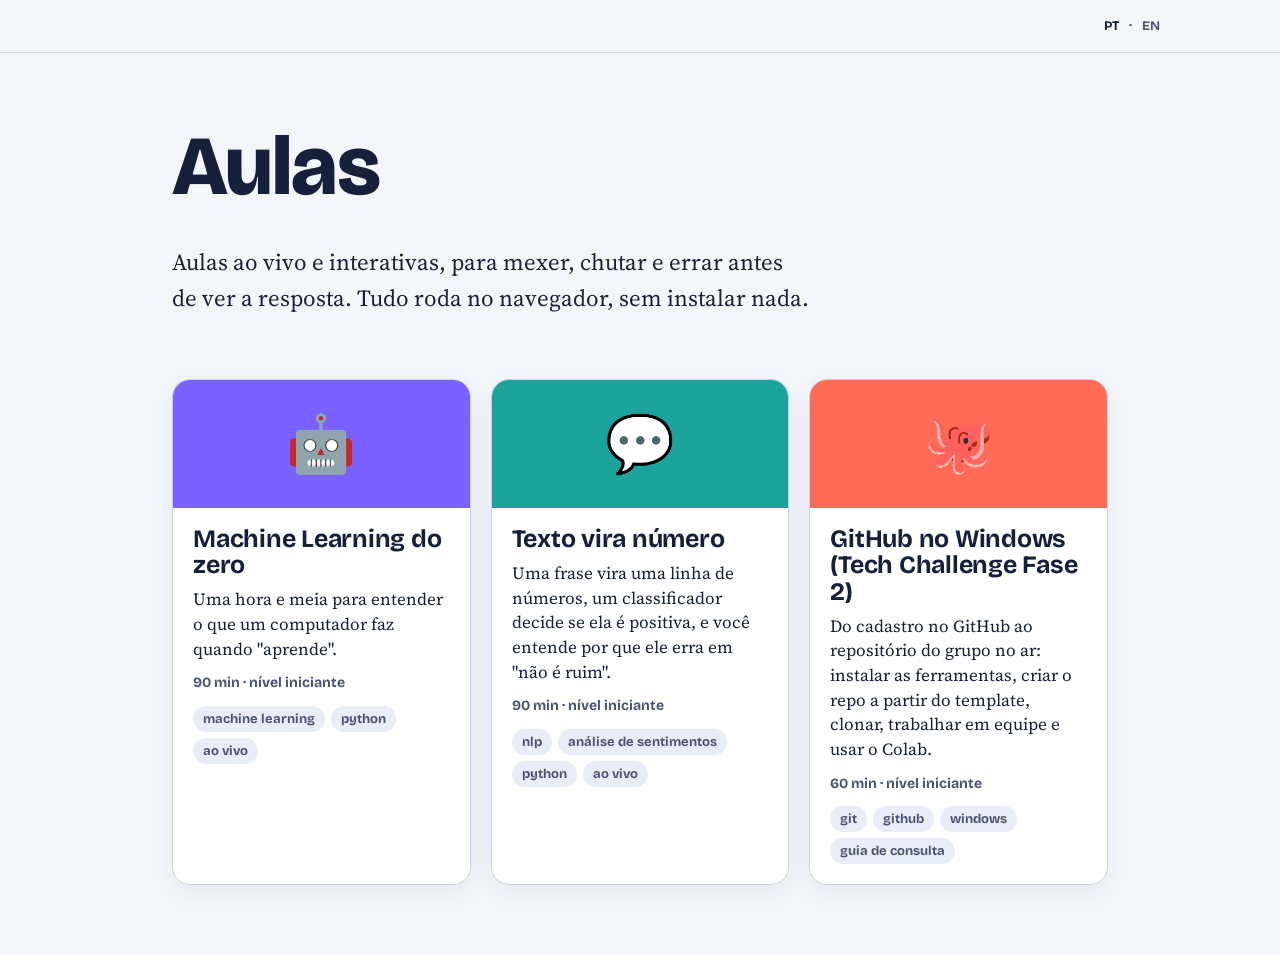
<file: site/index.html>
<!DOCTYPE html>
<html lang="pt-BR">
<head>
<meta charset="utf-8">
<meta name="viewport" content="width=device-width, initial-scale=1">
<title>Aulas interativas</title>
<meta name="description" content="Aulas ao vivo e interativas para iniciantes: widgets para mexer, errar e só depois ver a resposta. Rodam no navegador, sem instalar nada.">
<meta property="og:type" content="website">
<meta property="og:title" content="Aulas interativas">
<meta property="og:description" content="Aulas ao vivo e interativas para iniciantes. Rodam no navegador, sem instalar nada.">
<meta property="og:locale" content="pt_BR">
<meta property="og:locale:alternate" content="en_US">
<meta property="og:url" content="https://drlima.github.io/aulas/">
<link rel="alternate" hreflang="pt-BR" href="./">
<link rel="alternate" hreflang="en" href="en/">
<link rel="alternate" hreflang="x-default" href="./">
<link rel="preconnect" href="https://fonts.googleapis.com">
<link href="https://fonts.googleapis.com/css2?family=Bricolage+Grotesque:opsz,wght@12..96,500;12..96,700;12..96,800&family=Source+Serif+4:ital,opsz,wght@0,8..60,400;0,8..60,600;1,8..60,400&family=JetBrains+Mono:wght@400;600&display=swap" rel="stylesheet">
<link rel="stylesheet" href="assets/base.css">
<link rel="stylesheet" href="assets/hub.css">
</head>
<body>

<nav class="map solo" aria-label="Idioma"><div class="wrap">
<span class="lang"><strong>PT</strong> · <a href="en/" hreflang="en">EN</a></span>
</div></nav>

<header class="hero"><div class="wrap wide">
<h1>Aulas</h1>
<p class="lead">Aulas ao vivo e interativas, para mexer, chutar e errar antes de ver a resposta. Tudo roda no navegador, sem instalar nada.</p>
</div></header>

<main class="hub"><div class="wrap wide">
<div class="aulas" id="aulas" aria-live="polite"></div>
</div></main>

<script>
window.STR = {
  locale: "pt-BR",
  hubMeta: "{min} min · nível {nivel}",
  hubNiveis: { iniciante: "iniciante", intermediario: "intermediário", avancado: "avançado" },
  hubEmpty: "Nenhuma aula publicada por enquanto.",
  hubLoadError: "Não foi possível carregar a lista de aulas. Confira a conexão e recarregue a página."
};
window.HUB = { json:"data/aulas.json", lang:"pt-BR", base:"" };
</script>
<script src="assets/core.js"></script>
<script src="assets/hub.js"></script>
</body>
</html>
</file>
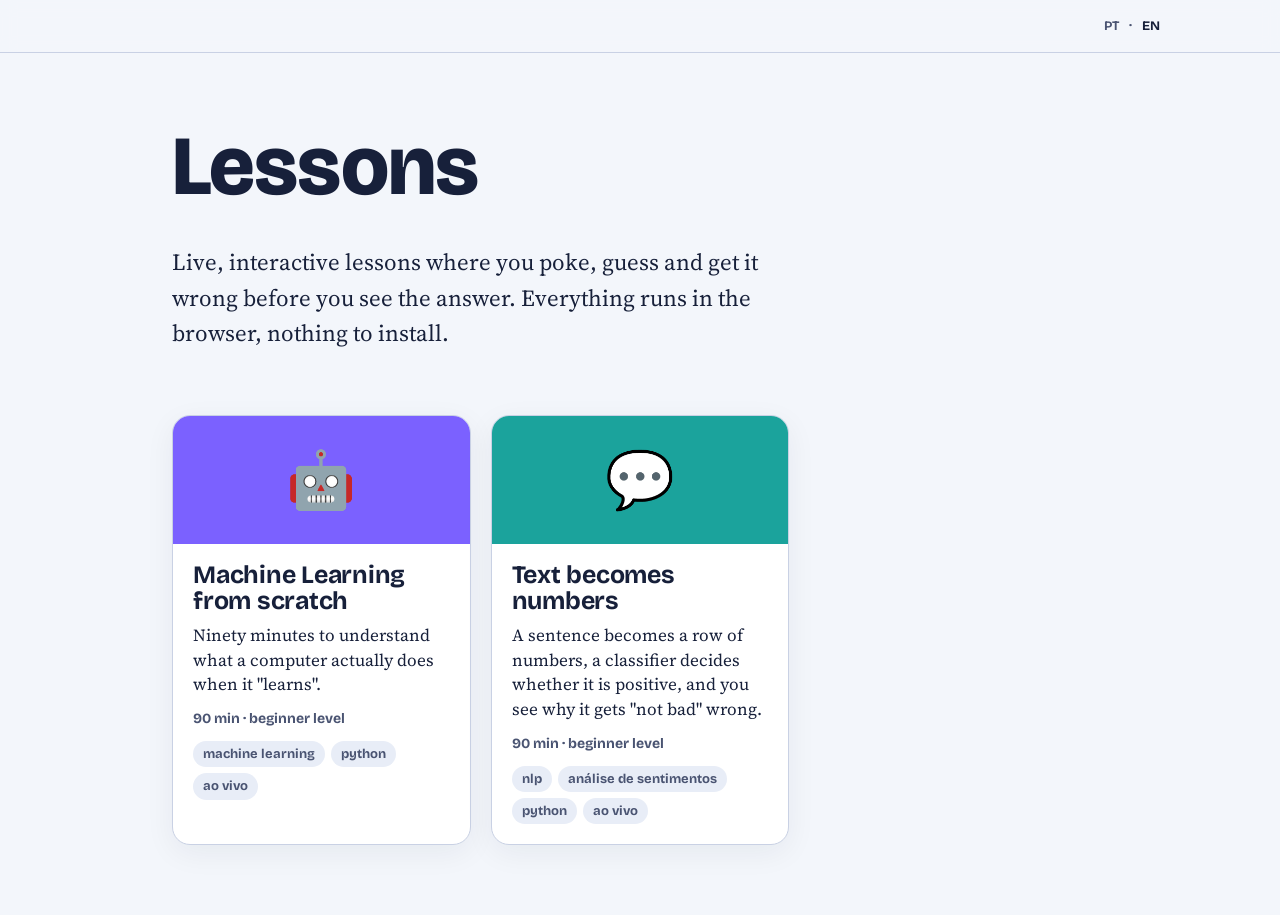
<file: site/en/index.html>
<!DOCTYPE html>
<html lang="en">
<head>
<meta charset="utf-8">
<meta name="viewport" content="width=device-width, initial-scale=1">
<title>Interactive lessons</title>
<meta name="description" content="Live, interactive lessons for beginners: widgets to poke at, get wrong and only then see the answer. They run in the browser, nothing to install.">
<meta property="og:type" content="website">
<meta property="og:title" content="Interactive lessons">
<meta property="og:description" content="Live, interactive lessons for beginners. They run in the browser, nothing to install.">
<meta property="og:locale" content="en_US">
<meta property="og:locale:alternate" content="pt_BR">
<meta property="og:url" content="https://drlima.github.io/aulas/en/">
<link rel="alternate" hreflang="pt-BR" href="../">
<link rel="alternate" hreflang="en" href="./">
<link rel="alternate" hreflang="x-default" href="../">
<link rel="preconnect" href="https://fonts.googleapis.com">
<link href="https://fonts.googleapis.com/css2?family=Bricolage+Grotesque:opsz,wght@12..96,500;12..96,700;12..96,800&family=Source+Serif+4:ital,opsz,wght@0,8..60,400;0,8..60,600;1,8..60,400&family=JetBrains+Mono:wght@400;600&display=swap" rel="stylesheet">
<link rel="stylesheet" href="../assets/base.css">
<link rel="stylesheet" href="../assets/hub.css">
</head>
<body>

<nav class="map solo" aria-label="Language"><div class="wrap">
<span class="lang"><a href="../" hreflang="pt-BR">PT</a> · <strong>EN</strong></span>
</div></nav>

<header class="hero"><div class="wrap wide">
<h1>Lessons</h1>
<p class="lead">Live, interactive lessons where you poke, guess and get it wrong before you see the answer. Everything runs in the browser, nothing to install.</p>
</div></header>

<main class="hub"><div class="wrap wide">
<div class="aulas" id="aulas" aria-live="polite"></div>
</div></main>

<script>
window.STR = {
  locale: "en-US",
  hubMeta: "{min} min · {nivel} level",
  hubNiveis: { iniciante: "beginner", intermediario: "intermediate", avancado: "advanced" },
  hubEmpty: "No lessons published yet.",
  hubLoadError: "Could not load the list of lessons. Check your connection and reload the page."
};
window.HUB = { json:"../data/aulas.json", lang:"en", base:"../" };
</script>
<script src="../assets/core.js"></script>
<script src="../assets/hub.js"></script>
</body>
</html>
</file>
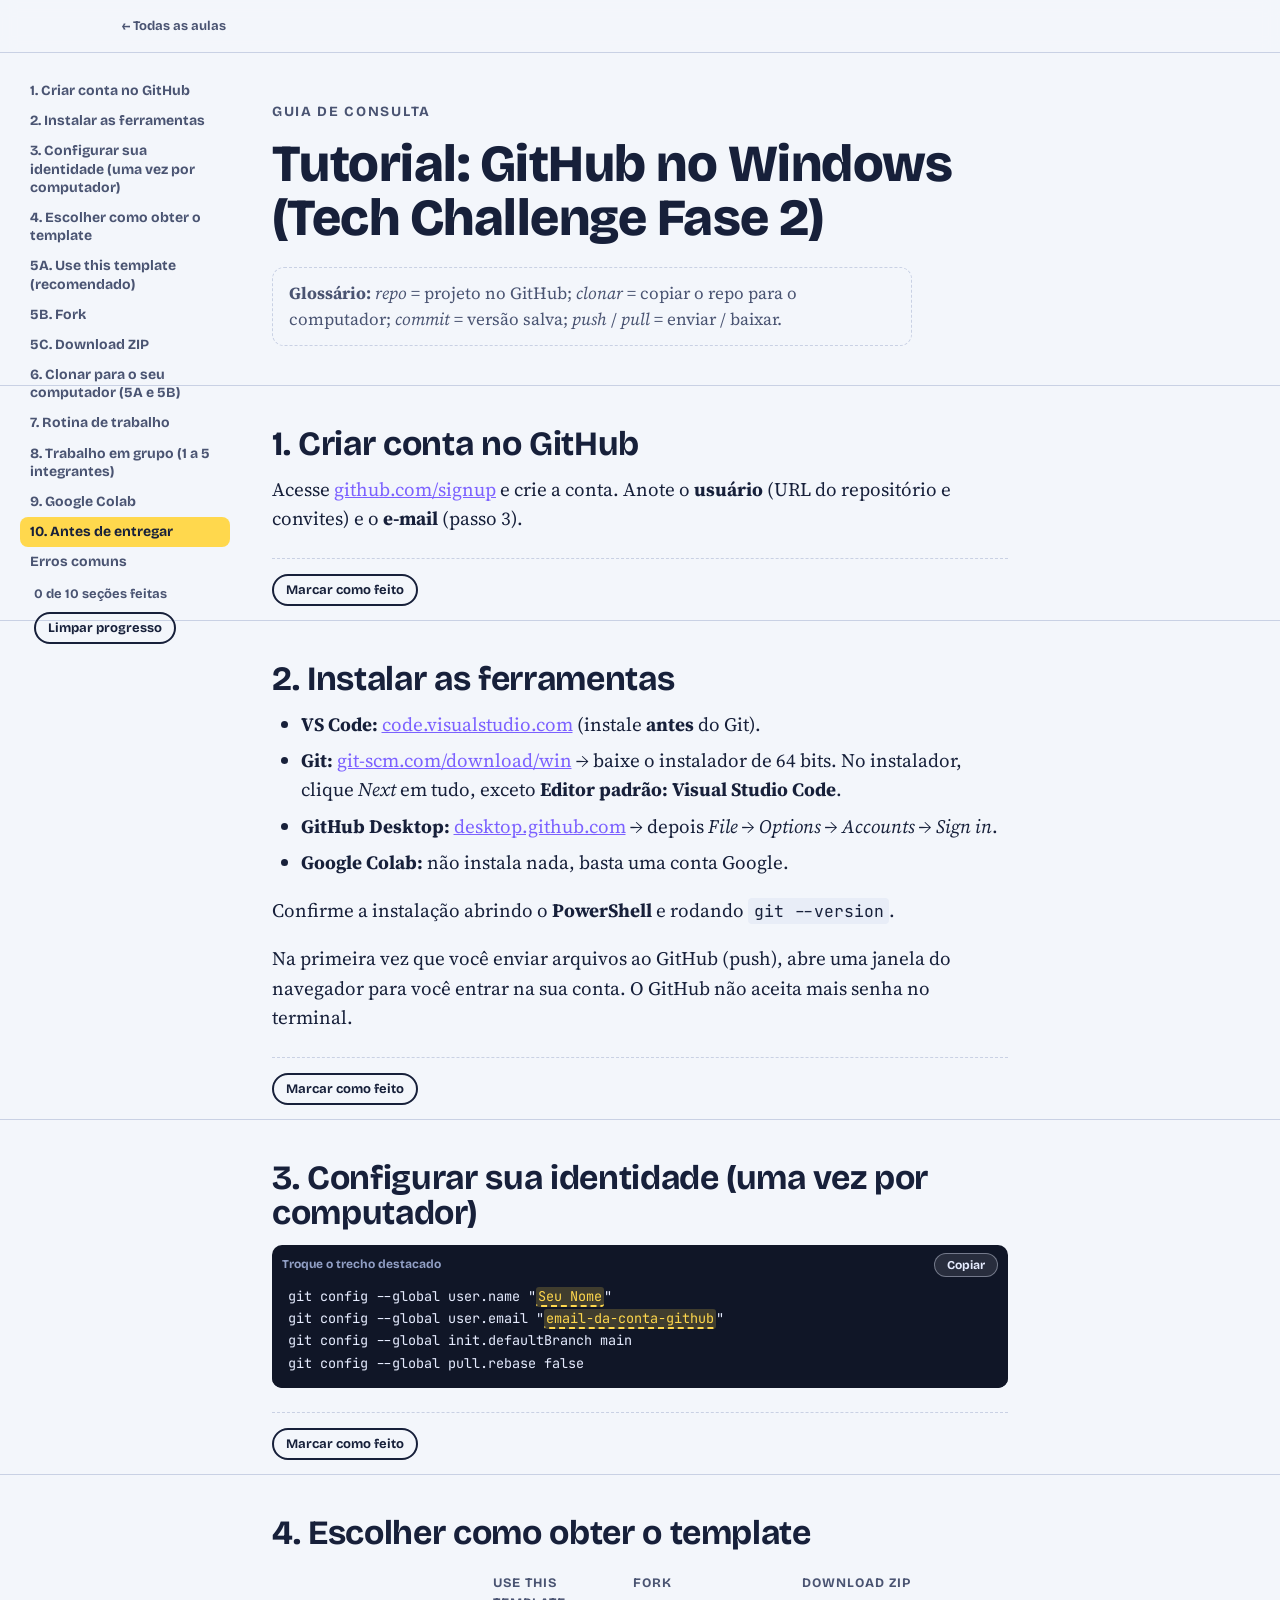
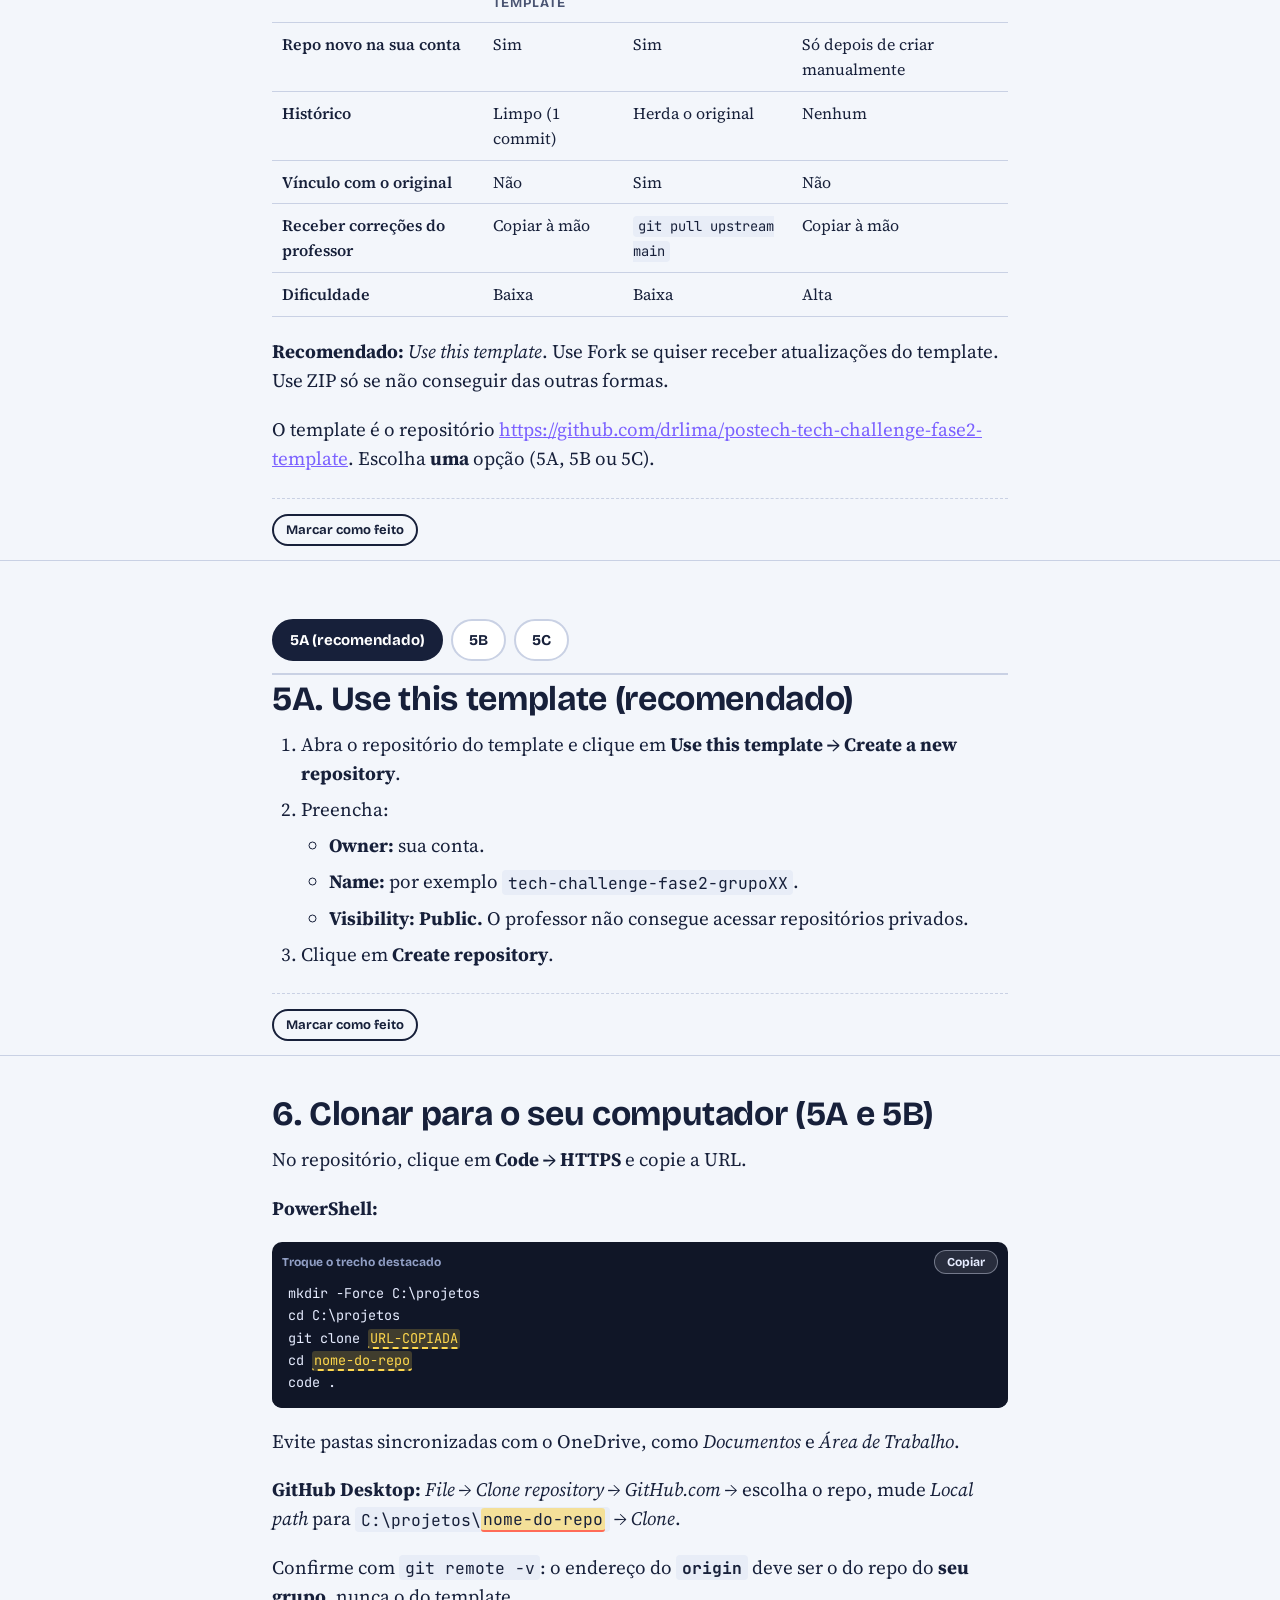
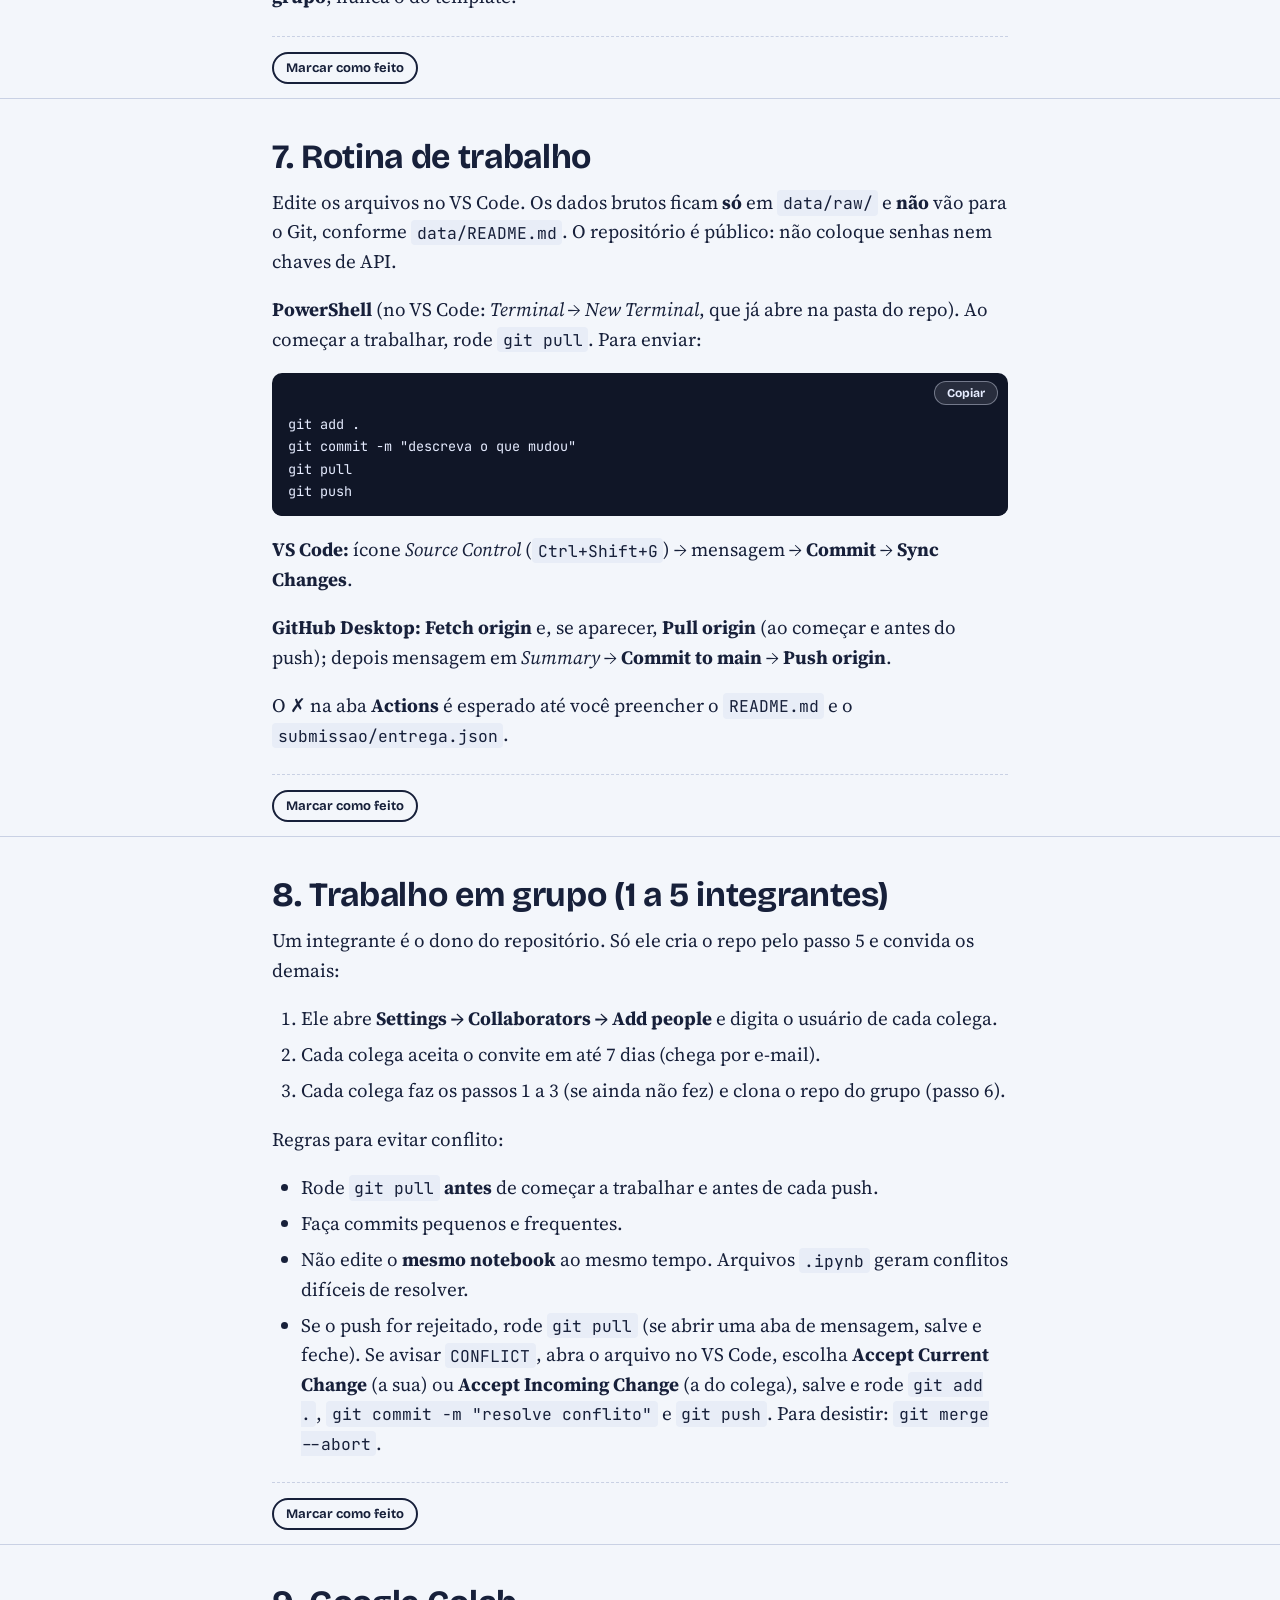
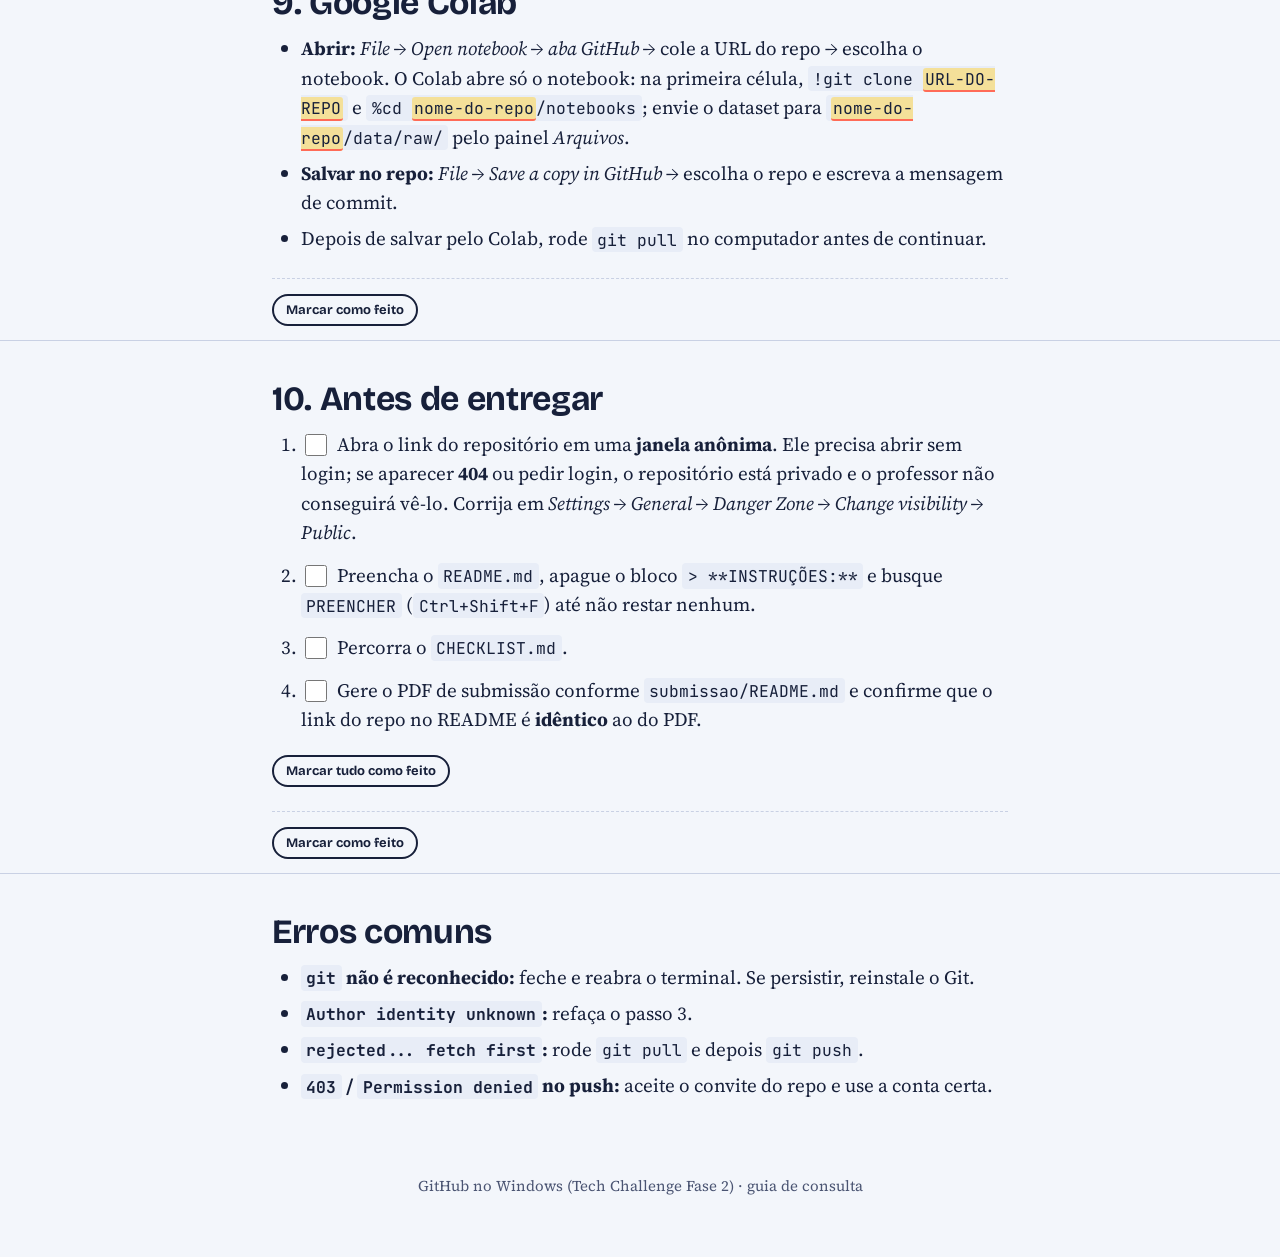
<file: site/aulas/github-windows/index.html>
<!DOCTYPE html>
<html lang="pt-BR">
<head>
<meta charset="utf-8">
<meta name="viewport" content="width=device-width, initial-scale=1">
<title>GitHub no Windows (Tech Challenge Fase 2) — guia de consulta</title>
<meta name="description" content="Do cadastro no GitHub ao repositório do grupo no ar: instalar as ferramentas, criar o repo a partir do template, clonar, trabalhar em equipe e usar o Colab.">
<meta property="og:type" content="article">
<meta property="og:title" content="GitHub no Windows (Tech Challenge Fase 2)">
<meta property="og:description" content="Do cadastro no GitHub ao repositório do grupo no ar: instalar as ferramentas, criar o repo a partir do template, clonar, trabalhar em equipe e usar o Colab.">
<meta property="og:locale" content="pt_BR">
<meta property="og:url" content="https://drlima.github.io/aulas/aulas/github-windows/">
<link rel="alternate" hreflang="pt-BR" href="./">
<link rel="alternate" hreflang="x-default" href="./">
<link rel="preconnect" href="https://fonts.googleapis.com">
<link href="https://fonts.googleapis.com/css2?family=Bricolage+Grotesque:opsz,wght@12..96,500;12..96,700;12..96,800&family=Source+Serif+4:ital,opsz,wght@0,8..60,400;0,8..60,600;1,8..60,400&family=JetBrains+Mono:wght@400;600&display=swap" rel="stylesheet">
<!-- Ordem das folhas: base (o site), aula (componentes de qualquer aula), extra (só esta aula). -->
<link rel="stylesheet" href="../../assets/base.css">
<link rel="stylesheet" href="../../assets/aula.css">
<link rel="stylesheet" href="assets/extra.css">
</head>
<body>

<nav class="map solo" aria-label="Navegação do site"><div class="wrap">
<a class="home" href="../../">← Todas as aulas</a>
</div></nav>

<header class="hero"><div class="wrap">
<div class="eyebrow">Guia de consulta</div>
<h1>Tutorial: GitHub no Windows (Tech Challenge Fase 2)</h1>
<p><strong>Glossário:</strong> <em>repo</em> = projeto no GitHub; <em>clonar</em> = copiar o repo para o computador; <em>commit</em> = versão salva; <em>push</em> / <em>pull</em> = enviar / baixar.</p>
</div></header>

<!-- Índice: fixo na lateral no desktop, recolhível no mobile (aula.js). Sem JS fica aberto. -->
<nav class="toc" id="toc" aria-label="Índice"><details open><summary>Índice</summary>
<ol>
<li><a href="#s1">1. Criar conta no GitHub</a></li>
<li><a href="#s2">2. Instalar as ferramentas</a></li>
<li><a href="#s3">3. Configurar sua identidade (uma vez por computador)</a></li>
<li><a href="#s4">4. Escolher como obter o template</a></li>
<li><a href="#5a">5A. Use this template (recomendado)</a></li>
<li><a href="#5b">5B. Fork</a></li>
<li><a href="#5c">5C. Download ZIP</a></li>
<li><a href="#s6">6. Clonar para o seu computador (5A e 5B)</a></li>
<li><a href="#s7">7. Rotina de trabalho</a></li>
<li><a href="#s8">8. Trabalho em grupo (1 a 5 integrantes)</a></li>
<li><a href="#s9">9. Google Colab</a></li>
<li><a href="#s10">10. Antes de entregar</a></li>
<li><a href="#erros">Erros comuns</a></li>
</ol>
<div class="toc-foot"><div class="toc-prog" id="tocProg" role="status"></div><div id="tocTools"></div></div>
</details></nav>

<main id="conteudo">
<section class="block" id="s1"><div class="wrap">
<h2>1. Criar conta no GitHub</h2>
<p>Acesse <a href="https://github.com/signup" target="_blank" rel="noopener noreferrer">github.com/signup</a> e crie a conta. Anote o <strong>usuário</strong> (URL do repositório e convites) e o <strong>e-mail</strong> (passo 3).</p>
</div></section>

<section class="block" id="s2"><div class="wrap">
<h2>2. Instalar as ferramentas</h2>
<ul>
<li><strong>VS Code:</strong> <a href="https://code.visualstudio.com" target="_blank" rel="noopener noreferrer">code.visualstudio.com</a> (instale <strong>antes</strong> do Git).</li>
<li><strong>Git:</strong> <a href="https://git-scm.com/download/win" target="_blank" rel="noopener noreferrer">git-scm.com/download/win</a> → baixe o instalador de 64 bits. No instalador, clique <em>Next</em> em tudo, exceto <strong>Editor padrão: Visual Studio Code</strong>.</li>
<li><strong>GitHub Desktop:</strong> <a href="https://desktop.github.com" target="_blank" rel="noopener noreferrer">desktop.github.com</a> → depois <em>File → Options → Accounts → Sign in</em>.</li>
<li><strong>Google Colab:</strong> não instala nada, basta uma conta Google.</li>
</ul>
<p>Confirme a instalação abrindo o <strong>PowerShell</strong> e rodando <code>git --version</code>.</p>
<p>Na primeira vez que você enviar arquivos ao GitHub (push), abre uma janela do navegador para você entrar na sua conta. O GitHub não aceita mais senha no terminal.</p>
</div></section>

<section class="block" id="s3"><div class="wrap">
<h2>3. Configurar sua identidade (uma vez por computador)</h2>
<pre><code class="term">git config --global user.name &quot;<span class="ph">Seu Nome</span>&quot;
git config --global user.email &quot;<span class="ph">email-da-conta-github</span>&quot;
git config --global init.defaultBranch main
git config --global pull.rebase false</code></pre>
</div></section>

<section class="block" id="s4"><div class="wrap">
<h2>4. Escolher como obter o template</h2>
<table>
<thead>
<tr>
<th scope="col"></th>
<th scope="col">Use this template</th>
<th scope="col">Fork</th>
<th scope="col">Download ZIP</th>
</tr>
</thead>
<tbody>
<tr>
<th scope="row">Repo novo na sua conta</th>
<td>Sim</td>
<td>Sim</td>
<td>Só depois de criar manualmente</td>
</tr>
<tr>
<th scope="row">Histórico</th>
<td>Limpo (1 commit)</td>
<td>Herda o original</td>
<td>Nenhum</td>
</tr>
<tr>
<th scope="row">Vínculo com o original</th>
<td>Não</td>
<td>Sim</td>
<td>Não</td>
</tr>
<tr>
<th scope="row">Receber correções do professor</th>
<td>Copiar à mão</td>
<td><code>git pull upstream main</code></td>
<td>Copiar à mão</td>
</tr>
<tr>
<th scope="row">Dificuldade</th>
<td>Baixa</td>
<td>Baixa</td>
<td>Alta</td>
</tr>
</tbody>
</table>
<p><strong>Recomendado:</strong> <em>Use this template</em>. Use Fork se quiser receber atualizações do template. Use ZIP só se não conseguir das outras formas.</p>
<p>O template é o repositório <a href="https://github.com/drlima/postech-tech-challenge-fase2-template" target="_blank" rel="noopener noreferrer">https://github.com/drlima/postech-tech-challenge-fase2-template</a>. Escolha <strong>uma</strong> opção (5A, 5B ou 5C).</p>
</div></section>

<section class="block" id="s5"><div class="wrap">
<div class="tabs" id="tabs5">
<div class="tabpanel" id="5a">
<h2>5A. Use this template (recomendado)</h2>
<ol>
<li>Abra o repositório do template e clique em <strong>Use this template → Create a new repository</strong>.</li>
<li>Preencha:
<ul>
<li><strong>Owner:</strong> sua conta.</li>
<li><strong>Name:</strong> por exemplo <code>tech-challenge-fase2-grupoXX</code>.</li>
<li><strong>Visibility: Public.</strong> O professor não consegue acessar repositórios privados.</li>
</ul>
</li>
<li>Clique em <strong>Create repository</strong>.</li>
</ol>
</div>
<div class="tabpanel" id="5b">
<h2>5B. Fork</h2>
<ol>
<li>No template, clique em <strong>Fork</strong> (canto superior direito) → <strong>Create fork</strong>.</li>
<li>Abra a aba <strong>Actions</strong> do seu fork e clique em <strong>I understand my workflows, go ahead and enable them</strong>. Em forks, os workflows vêm desativados.</li>
<li>Opcional, para receber atualizações do template, <strong>depois de clonar (passo 6)</strong>, na pasta do repo:</li>
</ol>
<pre><code class="term">git remote add upstream https://github.com/drlima/postech-tech-challenge-fase2-template.git
git pull upstream main</code></pre>
</div>
<div class="tabpanel" id="5c">
<h2>5C. Download ZIP</h2>
<ol>
<li>No template, clique em <strong>Code → Download ZIP</strong>, use <em>Extrair tudo</em> e, em &quot;Destino&quot;, digite apenas <code>C:\projetos</code>.</li>
<li>No GitHub, clique em <strong>New repository</strong>, use o nome sugerido na 5A (por exemplo <code>tech-challenge-fase2-grupoXX</code>) e marque <strong>Public</strong>. <strong>Não</strong> marque README, .gitignore nem License.</li>
<li>No PowerShell:</li>
</ol>
<pre><code class="term">cd C:\projetos\postech-tech-challenge-fase2-template-main
dir</code></pre>
<p>O <code>dir</code> deve listar <code>README.md</code>; se não, entre na subpasta com <code>cd</code>. Depois:</p>
<pre><code class="term">git init -b main
git add .
git commit -m &quot;Primeiro commit&quot;
git remote add origin https://github.com/<span class="ph">USUARIO</span>/<span class="ph">REPO</span>.git
git push -u origin main</code></pre>
<p>No GitHub Desktop, <strong>em vez dos passos 2 e 3</strong>: <em>File → Add local repository → create a repository → Create repository → Commit to main → Publish repository</em>, desmarcando &quot;Keep this code private&quot;.</p>
</div>
</div>
</div></section>

<section class="block" id="s6"><div class="wrap">
<h2>6. Clonar para o seu computador (5A e 5B)</h2>
<p>No repositório, clique em <strong>Code → HTTPS</strong> e copie a URL.</p>
<p><strong>PowerShell:</strong></p>
<pre><code class="term">mkdir -Force C:\projetos
cd C:\projetos
git clone <span class="ph">URL-COPIADA</span>
cd <span class="ph">nome-do-repo</span>
code .</code></pre>
<p>Evite pastas sincronizadas com o OneDrive, como <em>Documentos</em> e <em>Área de Trabalho</em>.</p>
<p><strong>GitHub Desktop:</strong> <em>File → Clone repository → GitHub.com →</em> escolha o repo, mude <em>Local path</em> para <code>C:\projetos\<span class="ph">nome-do-repo</span></code> → <em>Clone</em>.</p>
<p>Confirme com <code>git remote -v</code>: o endereço do <strong><code>origin</code></strong> deve ser o do repo do <strong>seu grupo</strong>, nunca o do template.</p>
</div></section>

<section class="block" id="s7"><div class="wrap">
<h2>7. Rotina de trabalho</h2>
<p>Edite os arquivos no VS Code. Os dados brutos ficam <strong>só</strong> em <code>data/raw/</code> e <strong>não</strong> vão para o Git, conforme <code>data/README.md</code>. O repositório é público: não coloque senhas nem chaves de API.</p>
<p><strong>PowerShell</strong> (no VS Code: <em>Terminal → New Terminal</em>, que já abre na pasta do repo). Ao começar a trabalhar, rode <code>git pull</code>. Para enviar:</p>
<pre><code class="term">git add .
git commit -m &quot;descreva o que mudou&quot;
git pull
git push</code></pre>
<p><strong>VS Code:</strong> ícone <em>Source Control</em> (<code>Ctrl+Shift+G</code>) → mensagem → <strong>Commit</strong> → <strong>Sync Changes</strong>.</p>
<p><strong>GitHub Desktop:</strong> <strong>Fetch origin</strong> e, se aparecer, <strong>Pull origin</strong> (ao começar e antes do push); depois mensagem em <em>Summary</em> → <strong>Commit to main</strong> → <strong>Push origin</strong>.</p>
<p>O ✗ na aba <strong>Actions</strong> é esperado até você preencher o <code>README.md</code> e o <code>submissao/entrega.json</code>.</p>
</div></section>

<section class="block" id="s8"><div class="wrap">
<h2>8. Trabalho em grupo (1 a 5 integrantes)</h2>
<p>Um integrante é o dono do repositório. Só ele cria o repo pelo passo 5 e convida os demais:</p>
<ol>
<li>Ele abre <strong>Settings → Collaborators → Add people</strong> e digita o usuário de cada colega.</li>
<li>Cada colega aceita o convite em até 7 dias (chega por e-mail).</li>
<li>Cada colega faz os passos 1 a 3 (se ainda não fez) e clona o repo do grupo (passo 6).</li>
</ol>
<p>Regras para evitar conflito:</p>
<ul>
<li>Rode <code>git pull</code> <strong>antes</strong> de começar a trabalhar e antes de cada push.</li>
<li>Faça commits pequenos e frequentes.</li>
<li>Não edite o <strong>mesmo notebook</strong> ao mesmo tempo. Arquivos <code>.ipynb</code> geram conflitos difíceis de resolver.</li>
<li>Se o push for rejeitado, rode <code>git pull</code> (se abrir uma aba de mensagem, salve e feche). Se avisar <code>CONFLICT</code>, abra o arquivo no VS Code, escolha <strong>Accept Current Change</strong> (a sua) ou <strong>Accept Incoming Change</strong> (a do colega), salve e rode <code>git add .</code>, <code>git commit -m &quot;resolve conflito&quot;</code> e <code>git push</code>. Para desistir: <code>git merge --abort</code>.</li>
</ul>
</div></section>

<section class="block" id="s9"><div class="wrap">
<h2>9. Google Colab</h2>
<ul>
<li><strong>Abrir:</strong> <em>File → Open notebook → aba GitHub →</em> cole a URL do repo → escolha o notebook. O Colab abre só o notebook: na primeira célula, <code>!git clone <span class="ph">URL-DO-REPO</span></code> e <code>%cd <span class="ph">nome-do-repo</span>/notebooks</code>; envie o dataset para <code><span class="ph">nome-do-repo</span>/data/raw/</code> pelo painel <em>Arquivos</em>.</li>
<li><strong>Salvar no repo:</strong> <em>File → Save a copy in GitHub</em> → escolha o repo e escreva a mensagem de commit.</li>
<li>Depois de salvar pelo Colab, rode <code>git pull</code> no computador antes de continuar.</li>
</ul>
</div></section>

<section class="block" id="s10"><div class="wrap">
<h2>10. Antes de entregar</h2>
<ol id="checklist">
<li>Abra o link do repositório em uma <strong>janela anônima</strong>. Ele precisa abrir sem login; se aparecer <strong>404</strong> ou pedir login, o repositório está privado e o professor não conseguirá vê-lo. Corrija em <em>Settings → General → Danger Zone → Change visibility → Public</em>.</li>
<li>Preencha o <code>README.md</code>, apague o bloco <code>&gt; **INSTRUÇÕES:**</code> e busque <code>PREENCHER</code> (<code>Ctrl+Shift+F</code>) até não restar nenhum.</li>
<li>Percorra o <code>CHECKLIST.md</code>.</li>
<li>Gere o PDF de submissão conforme <code>submissao/README.md</code> e confirme que o link do repo no README é <strong>idêntico</strong> ao do PDF.</li>
</ol>
</div></section>

<section class="block" id="erros"><div class="wrap">
<h2>Erros comuns</h2>
<ul>
<li><strong><code>git</code> não é reconhecido:</strong> feche e reabra o terminal. Se persistir, reinstale o Git.</li>
<li><strong><code>Author identity unknown</code>:</strong> refaça o passo 3.</li>
<li><strong><code>rejected... fetch first</code>:</strong> rode <code>git pull</code> e depois <code>git push</code>.</li>
<li><strong><code>403</code> / <code>Permission denied</code> no push:</strong> aceite o convite do repo e use a conta certa.</li>
</ul>
</div></section>
</main>

<footer>GitHub no Windows (Tech Challenge Fase 2) · guia de consulta</footer>

<!-- Todo texto que o JS escreve na tela mora aqui. Esta aula existe só em pt-BR. -->
<script>
window.STR = {
  locale: "pt-BR",
  decimalComma: true,

  // copiar comandos (core.js: copyButtons)
  copyLabel: "Copiar",
  copyDone: "Copiado",
  copyFail: "Use Ctrl+C",
  copyNote: "Troque o trecho destacado",
  copyAria: "Copiar comando {n}",

  // seletor 5A / 5B / 5C (core.js: tabSet)
  tabsLabel: "Como obter o template",
  tab5a: "5A (recomendado)",
  tab5b: "5B",
  tab5c: "5C",

  // progresso e checklist
  doneMark: "Marcar como feito",
  checkAll: "Marcar tudo como feito",
  clearProg: "Limpar progresso",
  progTpl: "{n} de {total} seções feitas",
  storeOff: "O navegador bloqueou o armazenamento: o progresso vale só até fechar a página."
};
</script>
<script src="../../assets/core.js"></script>
<script src="assets/aula.js"></script>
</body>
</html>
</file>
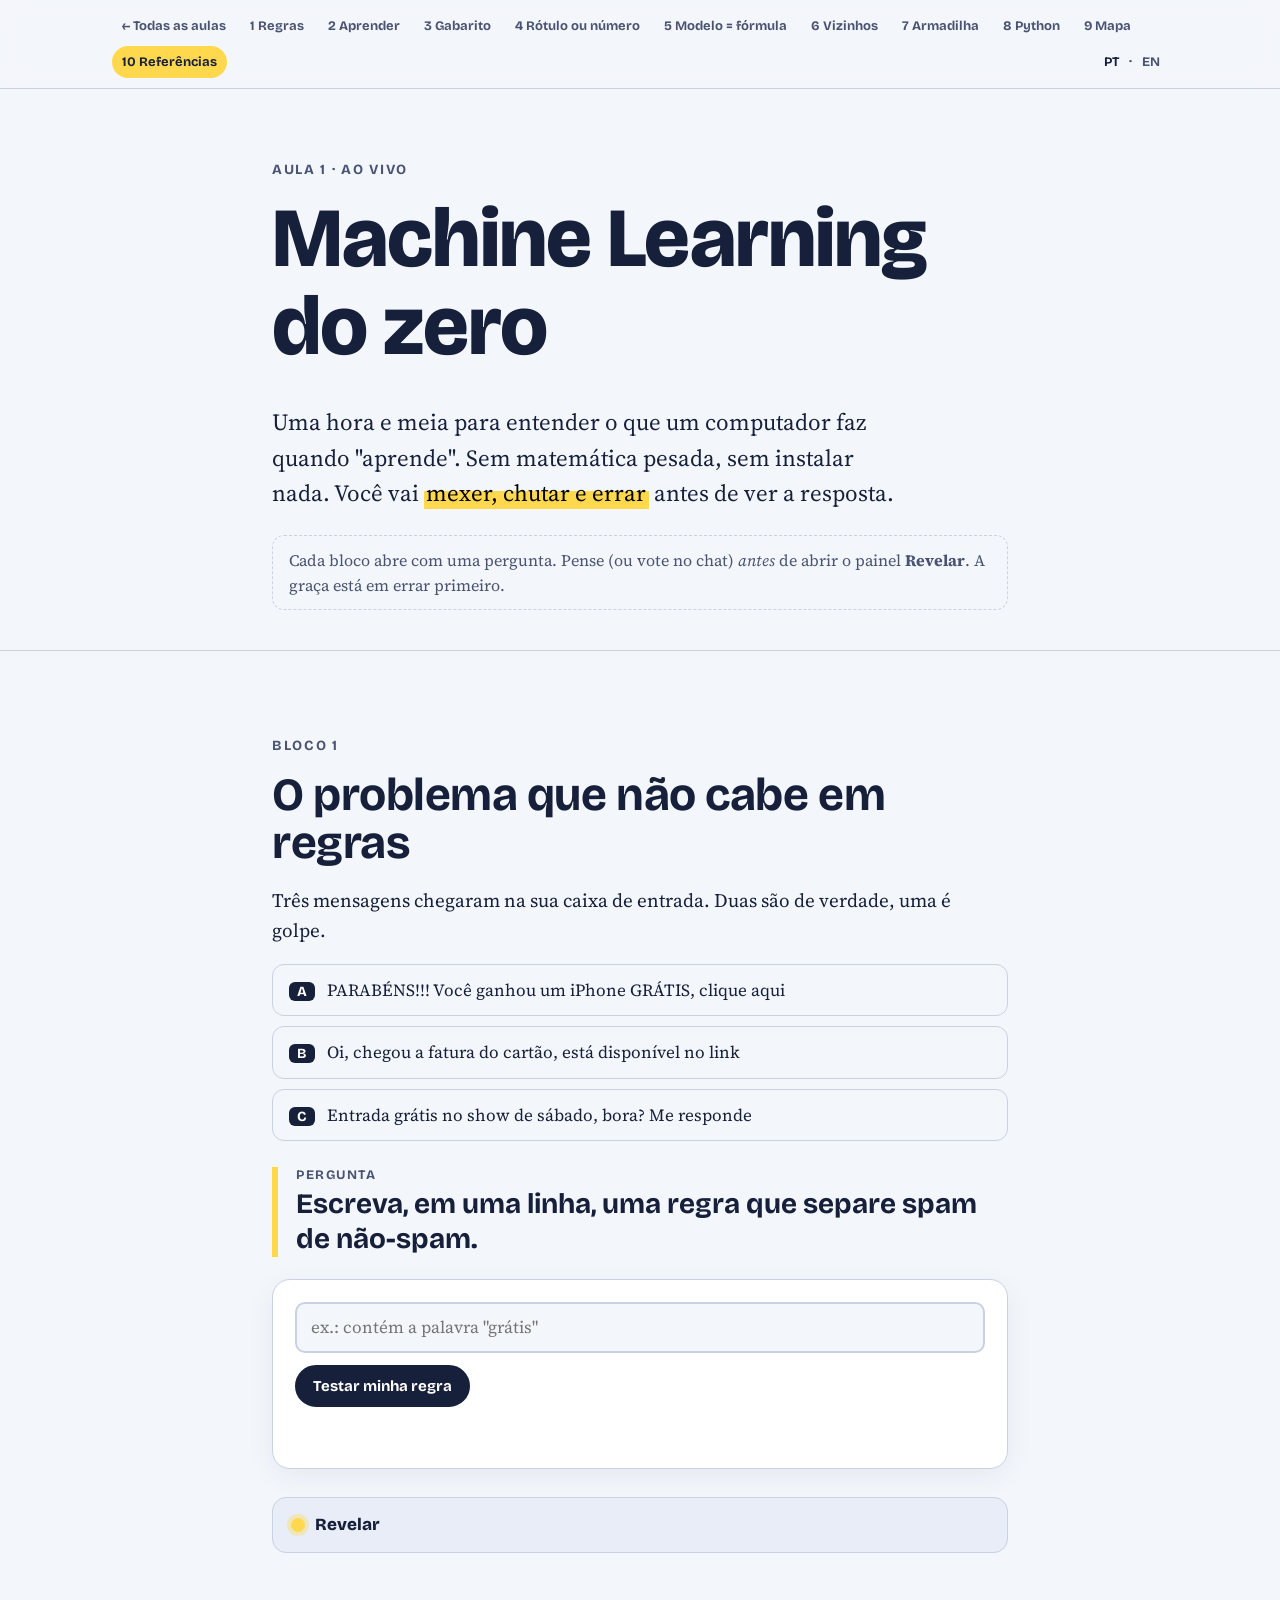
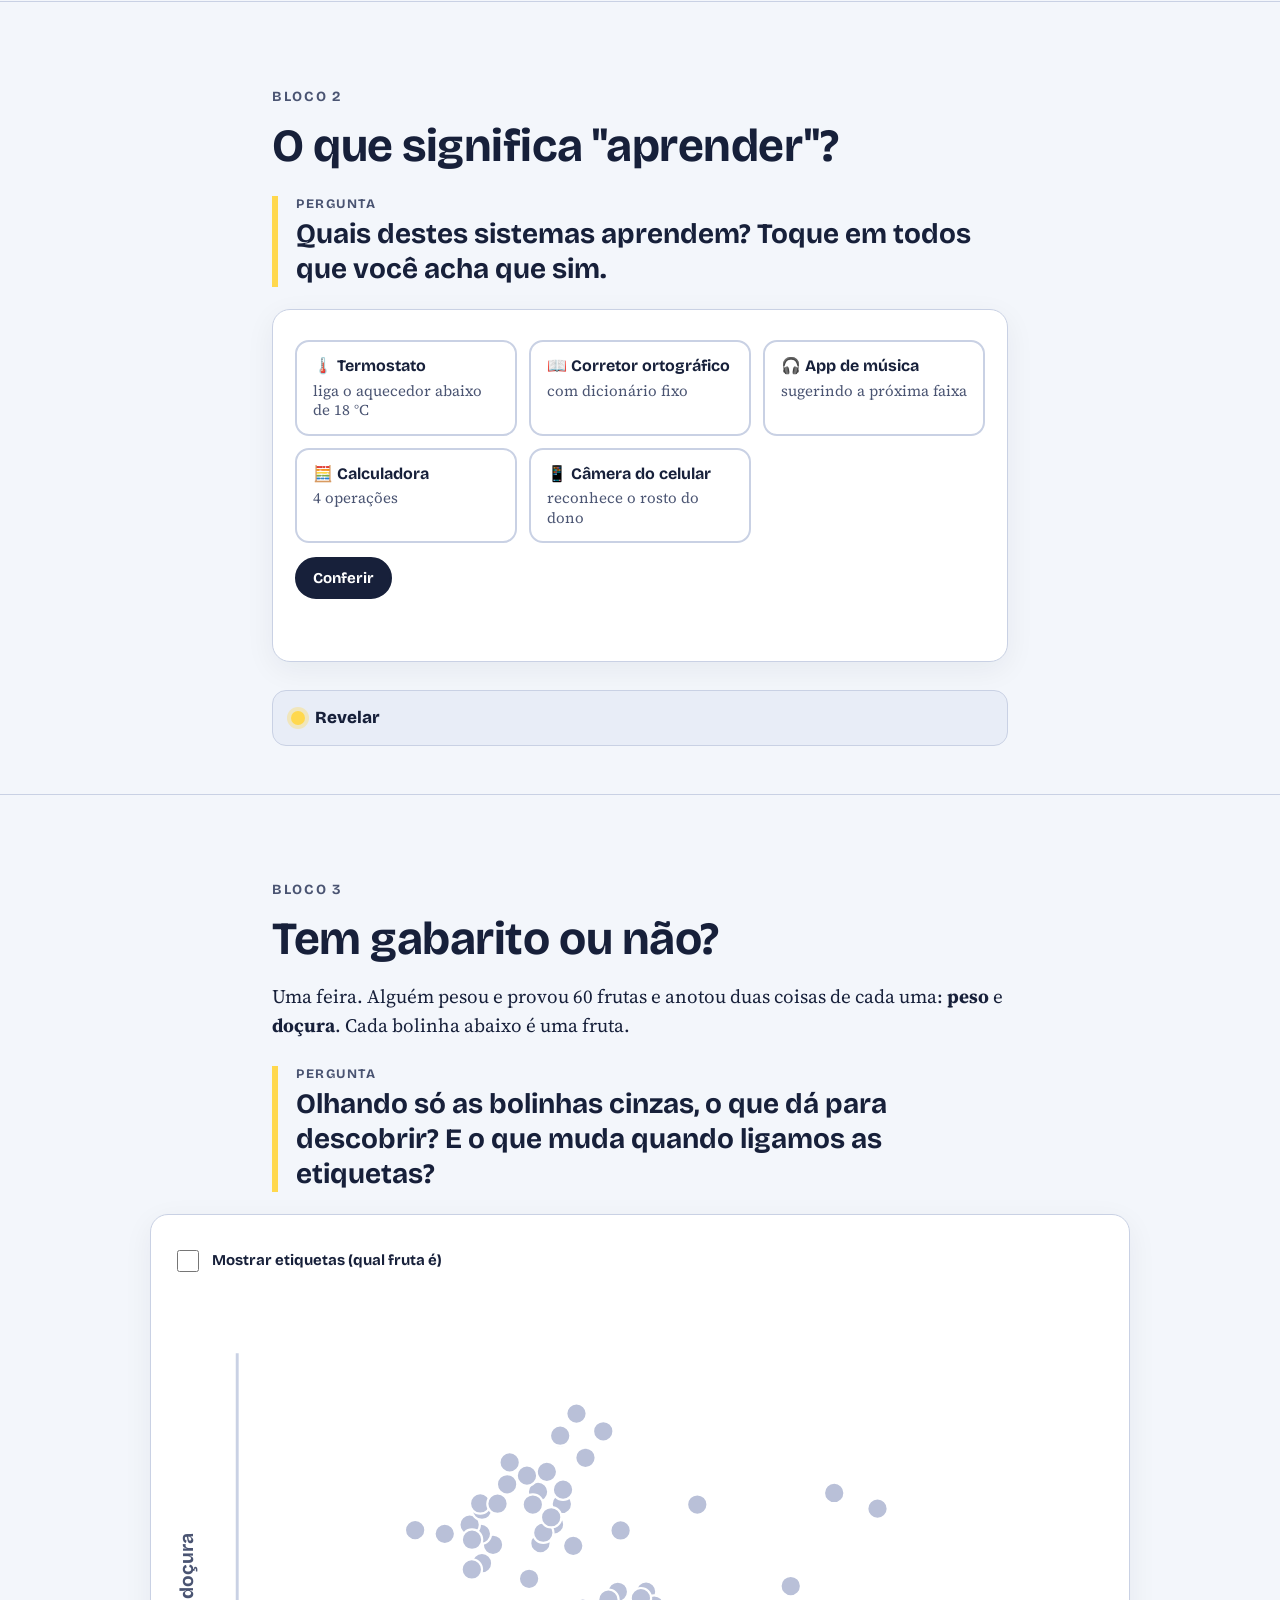
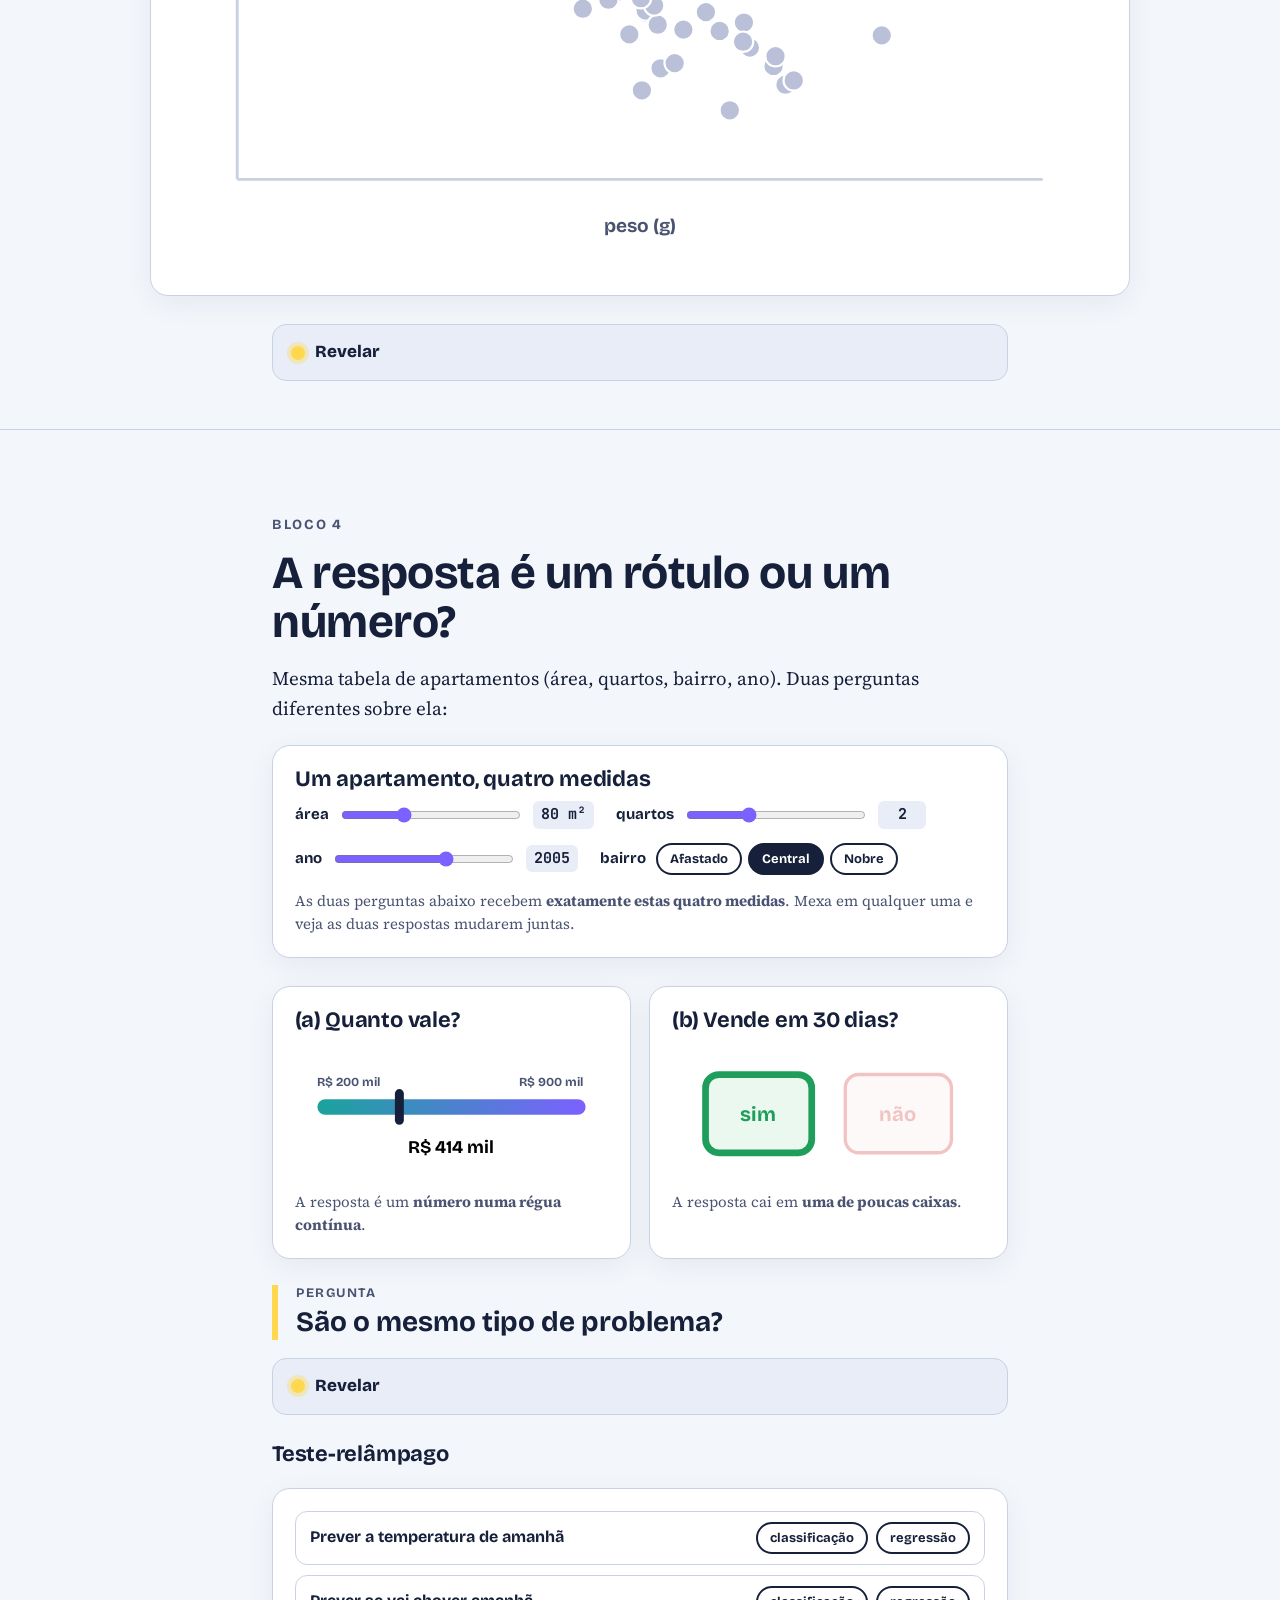
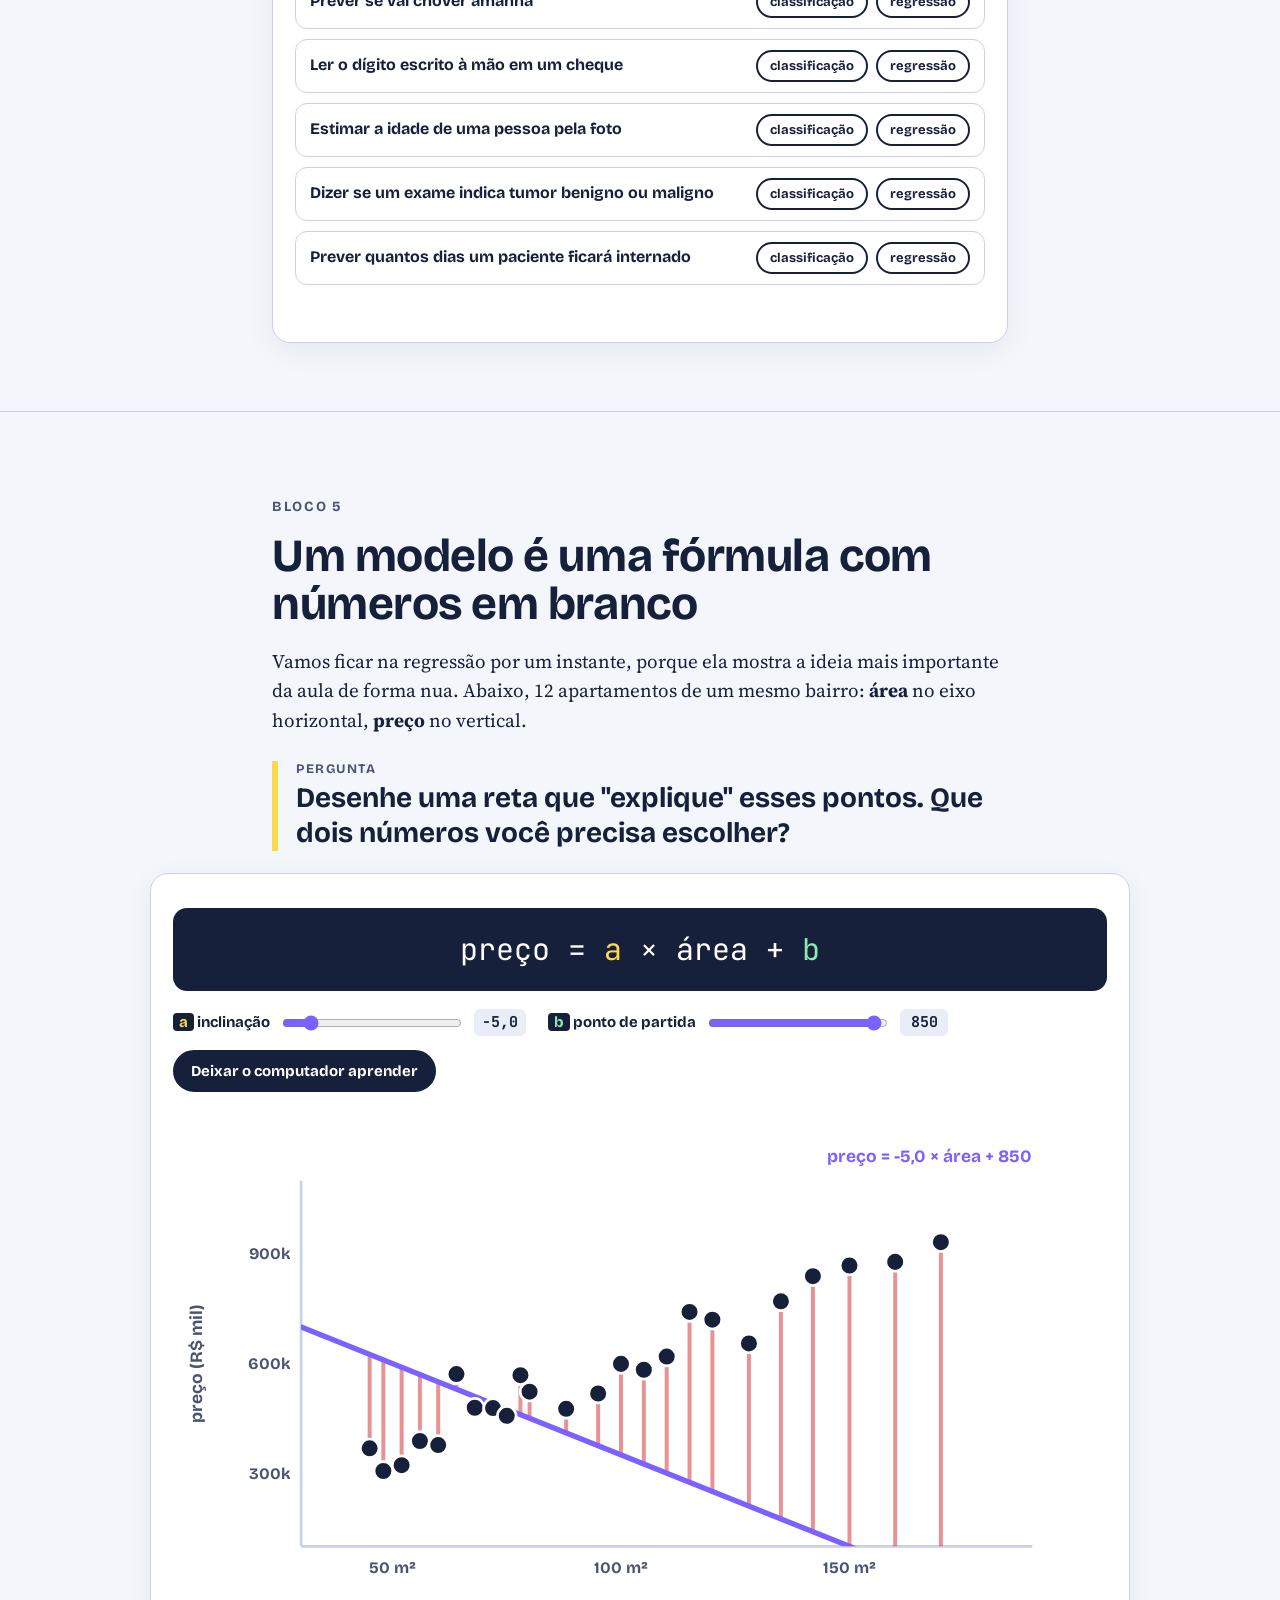
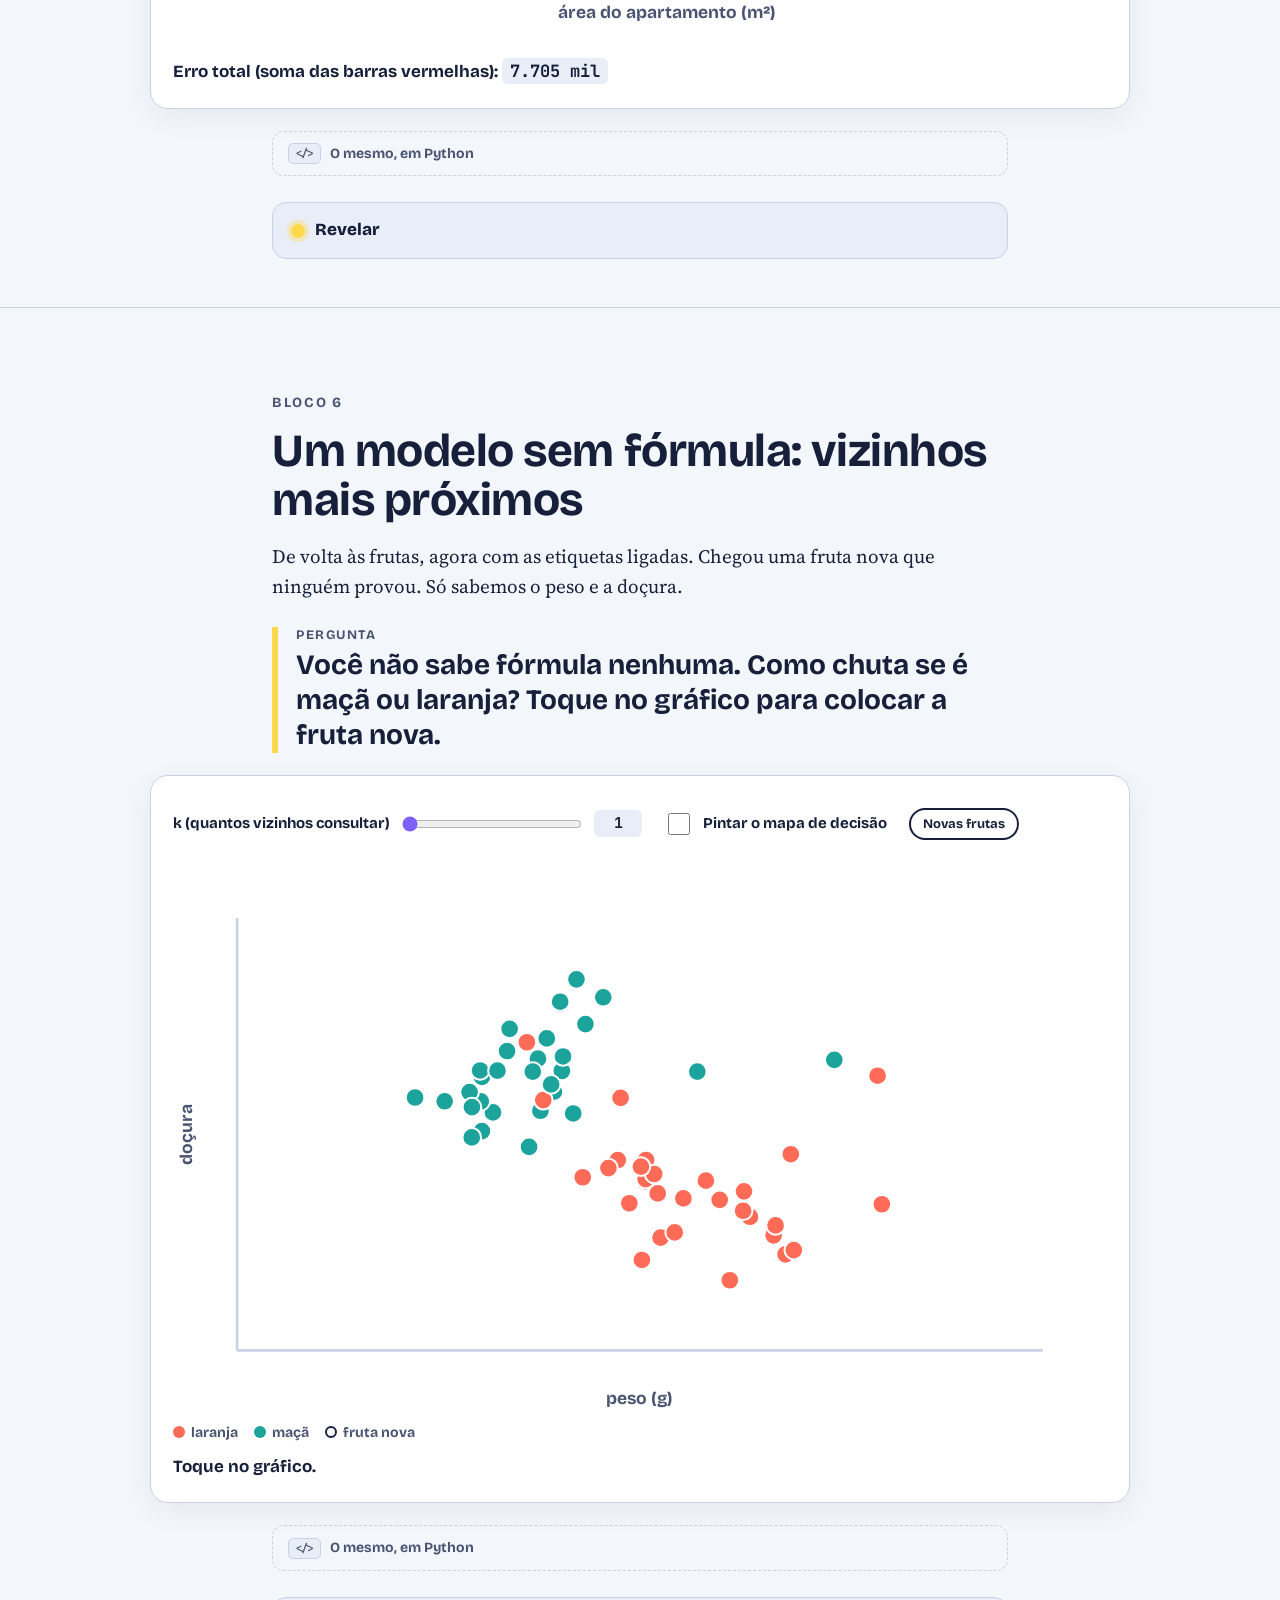
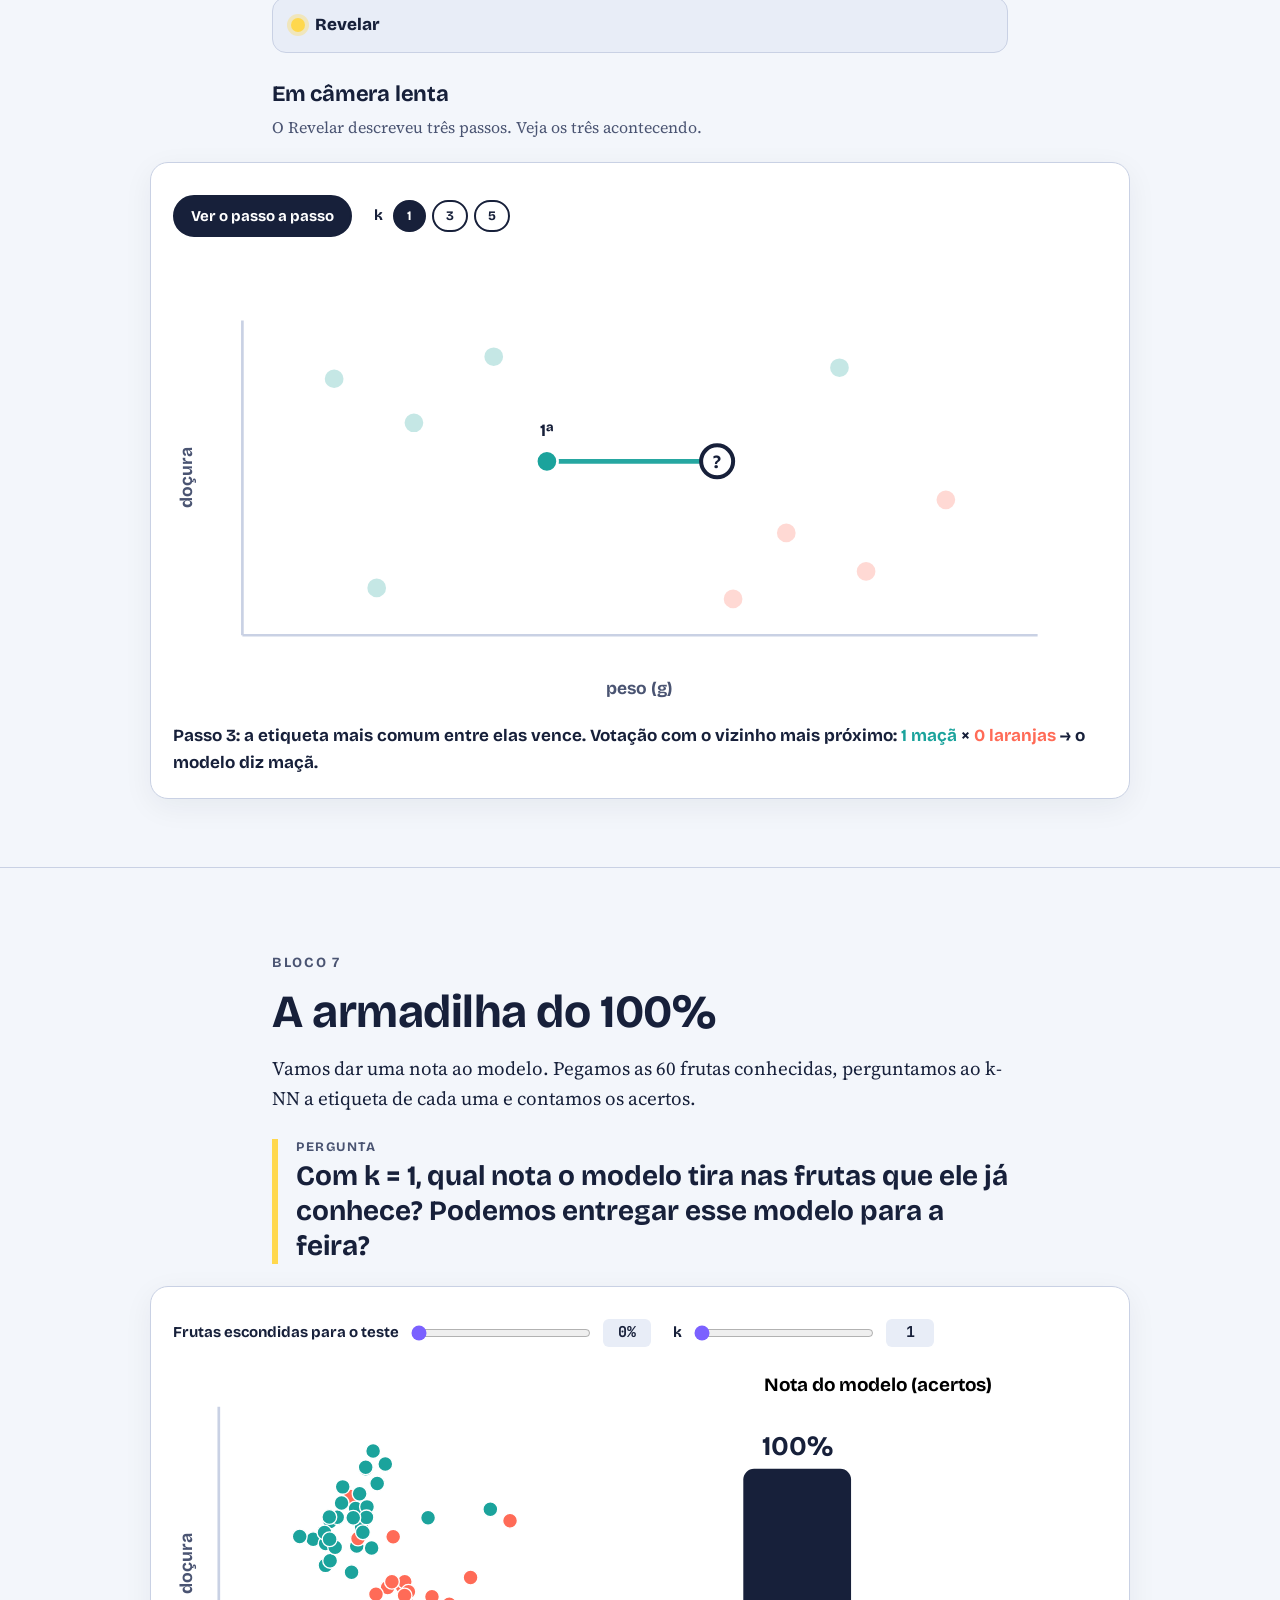
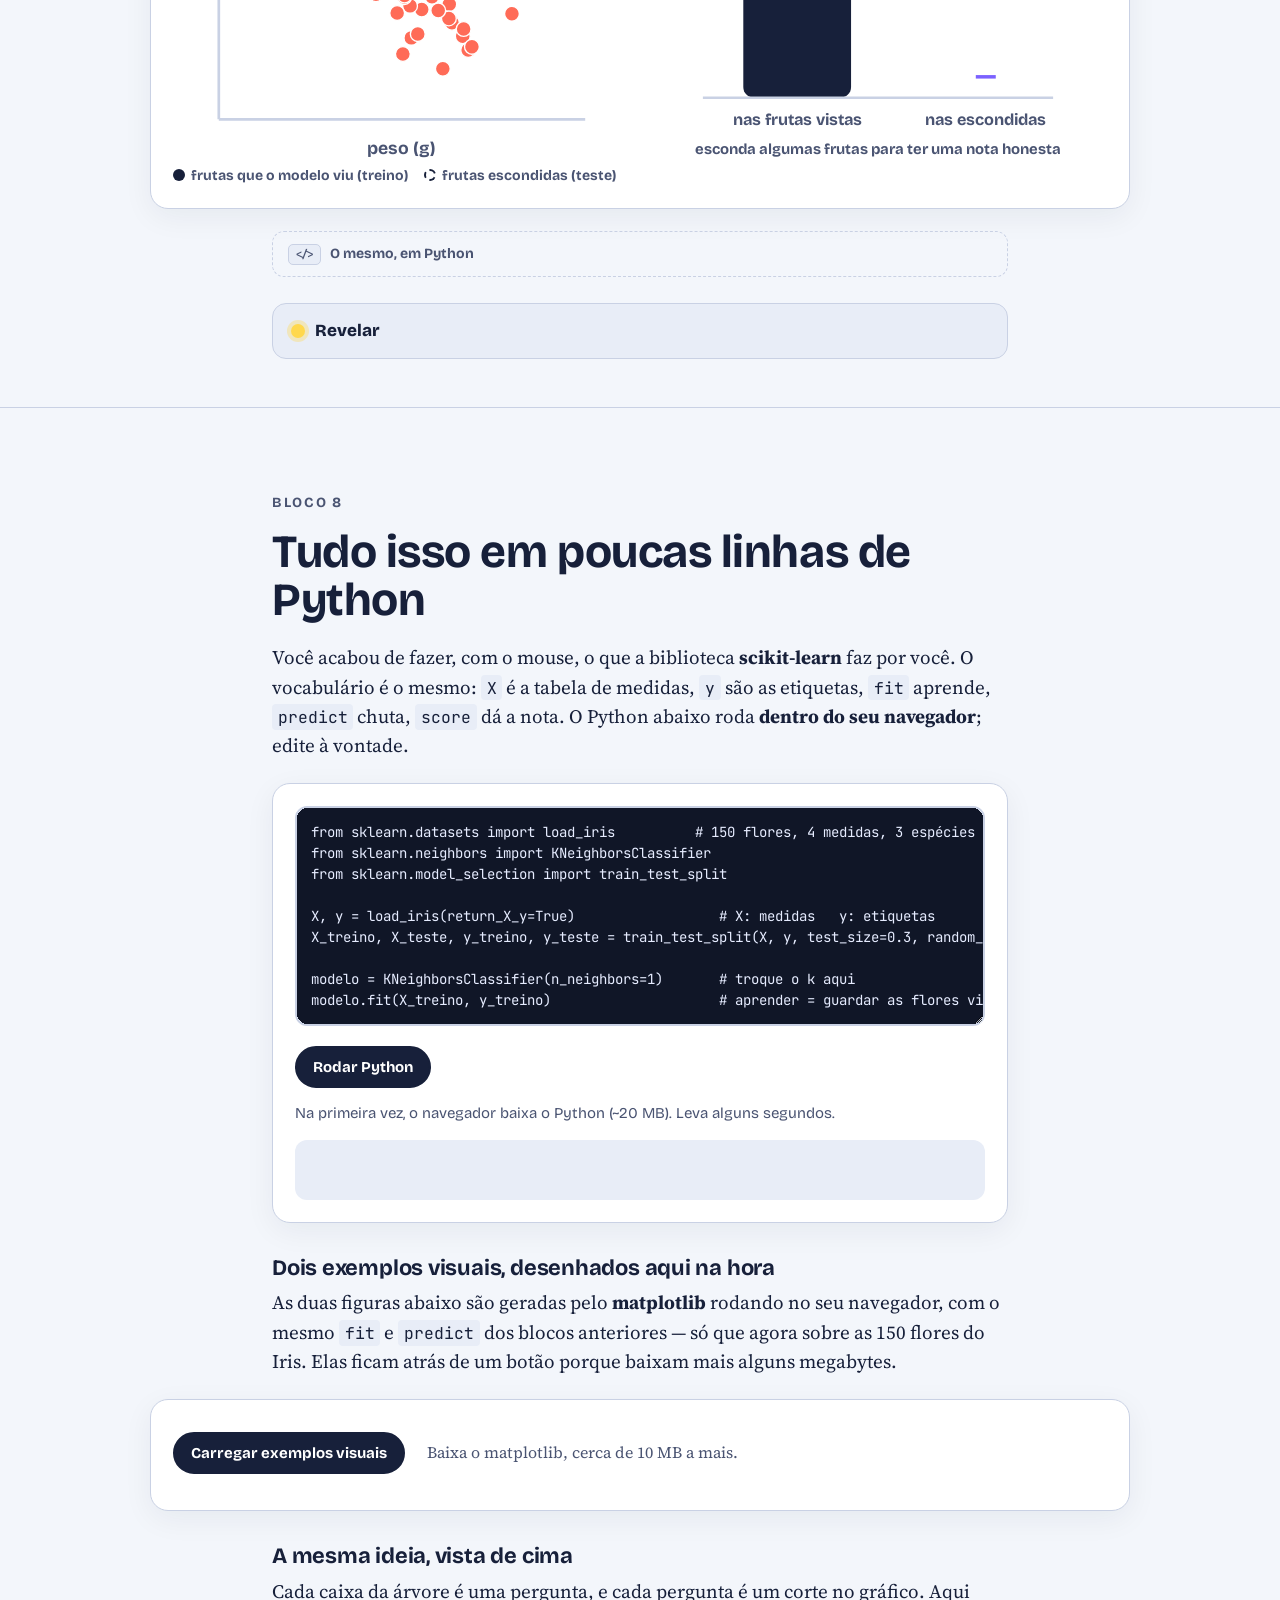
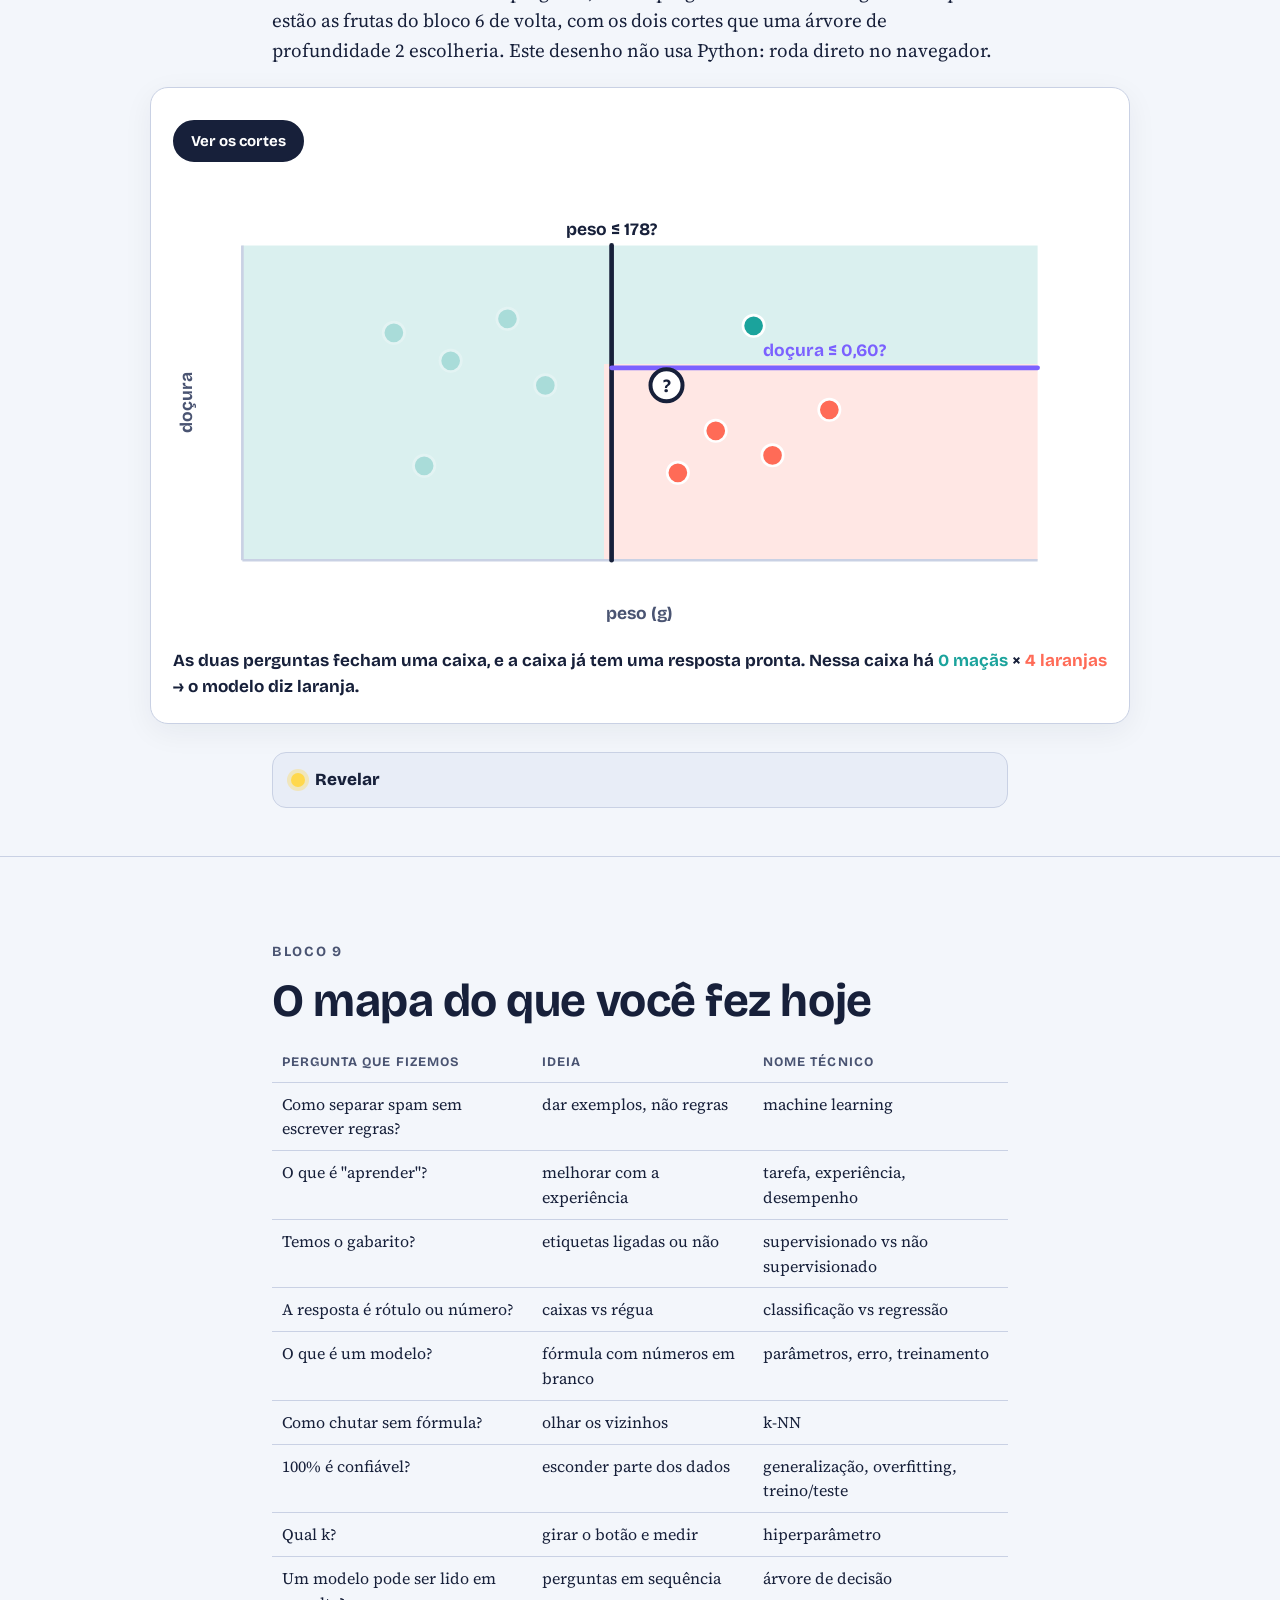
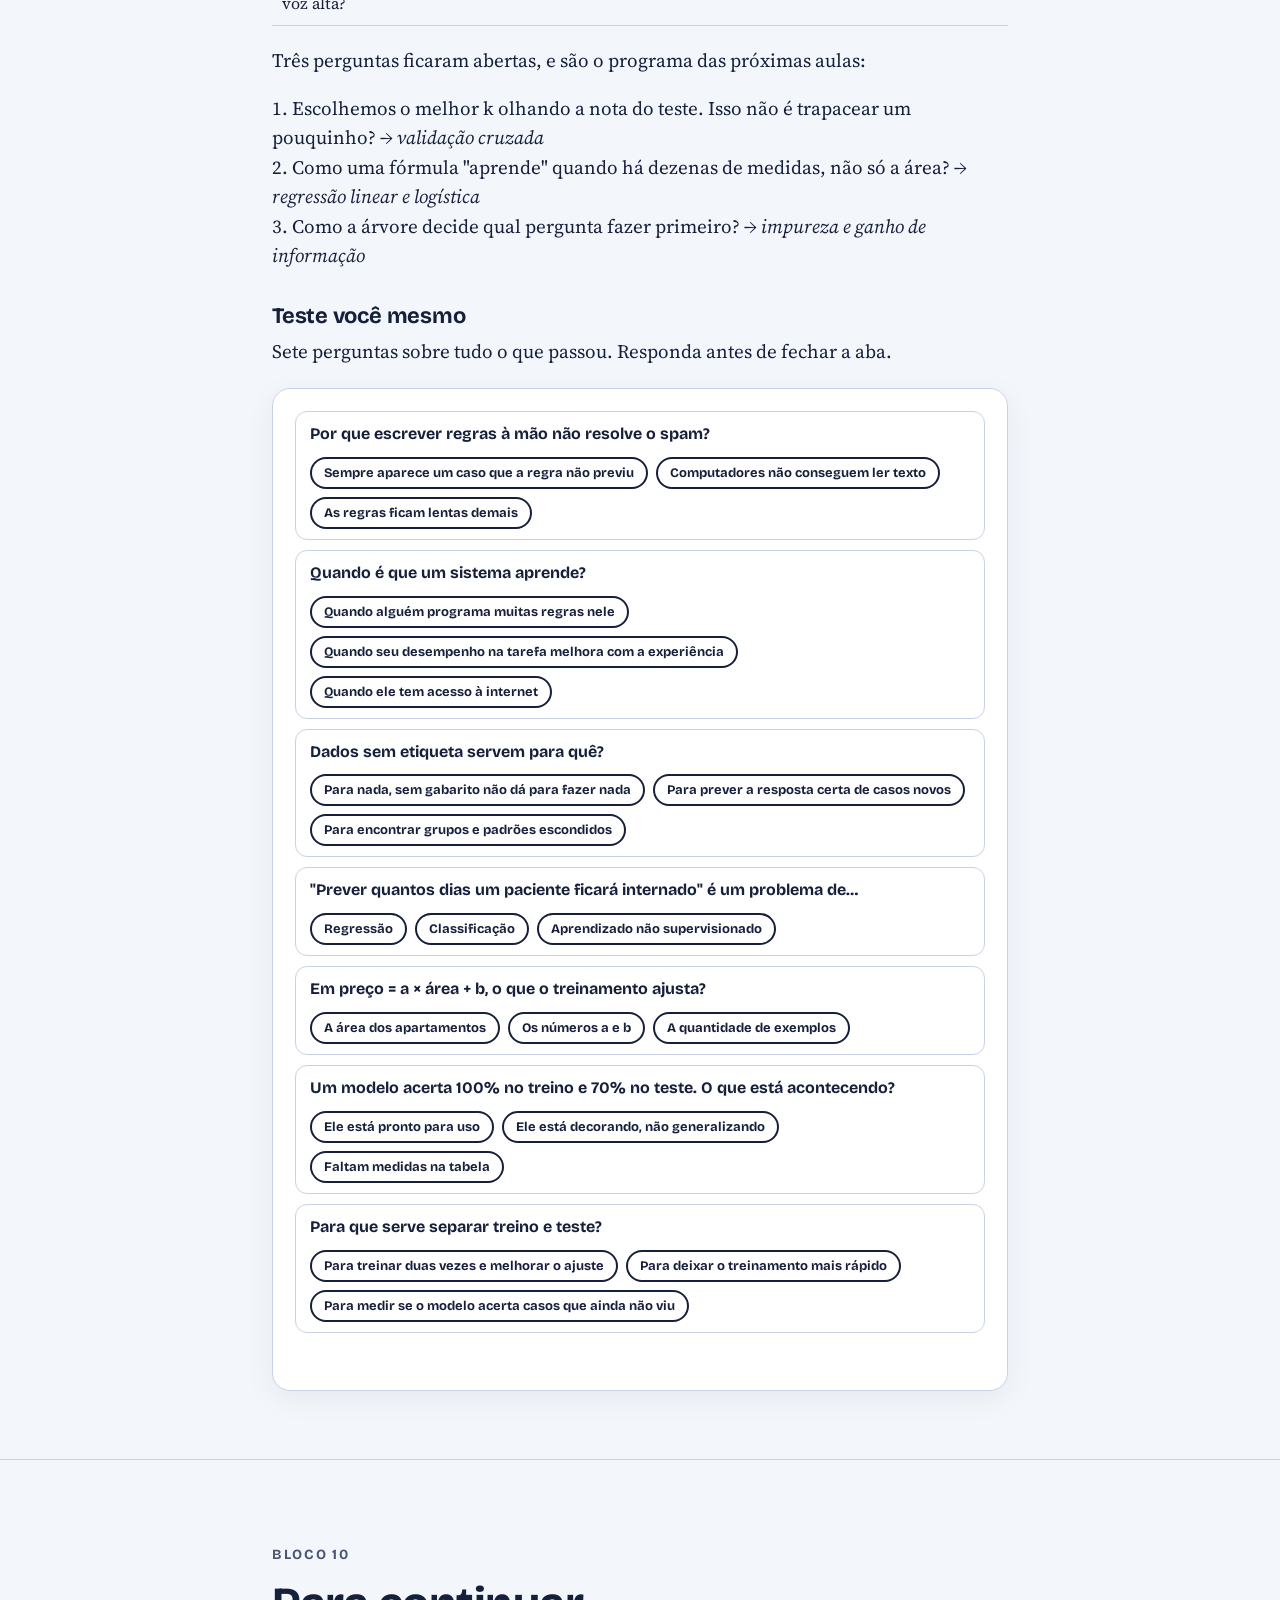
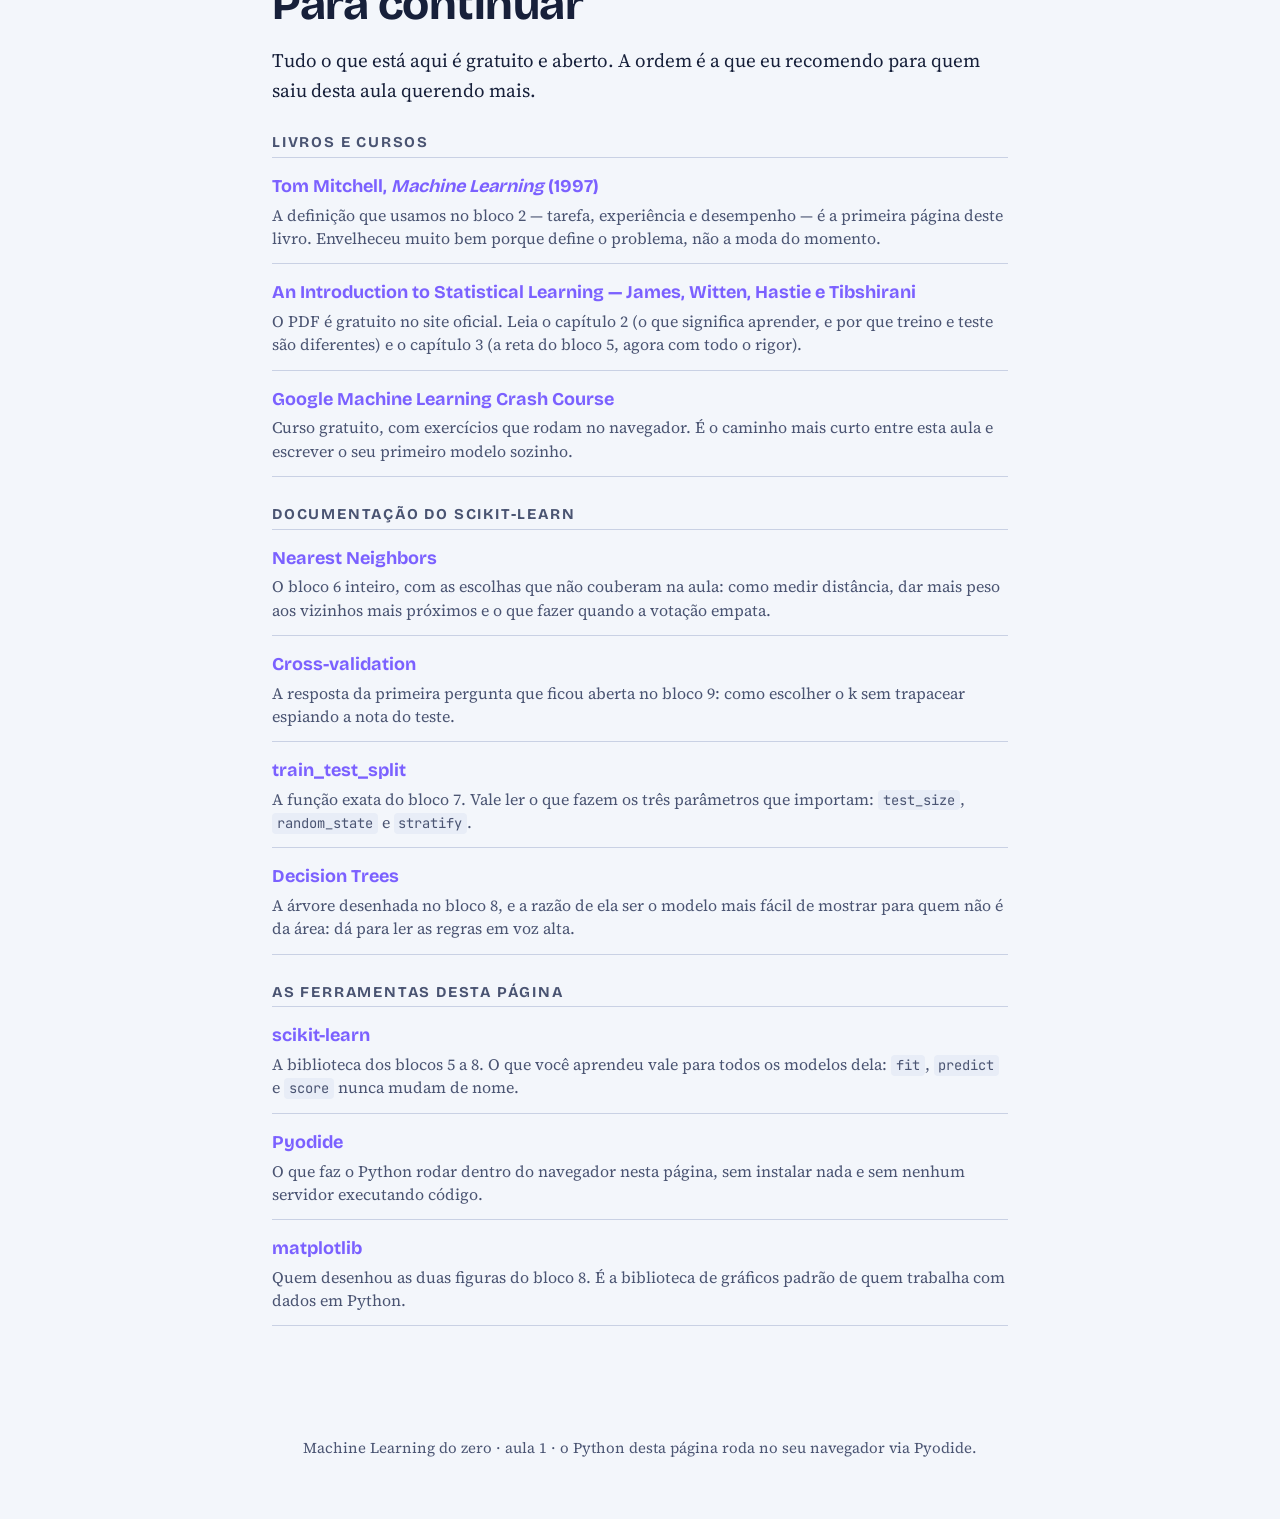
<file: site/aulas/ml-intro/index.html>
<!DOCTYPE html>
<html lang="pt-BR">
<head>
<meta charset="utf-8">
<meta name="viewport" content="width=device-width, initial-scale=1">
<title>Machine Learning do zero — aula interativa</title>
<meta name="description" content="Aula interativa de Machine Learning para iniciantes absolutos: dez blocos com widgets para mexer, errar e só depois ver a resposta. Roda no navegador, sem instalar nada.">
<meta property="og:type" content="article">
<meta property="og:title" content="Machine Learning do zero">
<meta property="og:description" content="Uma hora e meia para entender o que um computador faz quando aprende. Sem matemática pesada, sem instalar nada.">
<meta property="og:locale" content="pt_BR">
<meta property="og:locale:alternate" content="en_US">
<meta property="og:url" content="https://drlima.github.io/aulas/aulas/ml-intro/">
<link rel="alternate" hreflang="pt-BR" href="./">
<link rel="alternate" hreflang="en" href="en/">
<link rel="alternate" hreflang="x-default" href="./">
<link rel="preconnect" href="https://fonts.googleapis.com">
<link href="https://fonts.googleapis.com/css2?family=Bricolage+Grotesque:opsz,wght@12..96,500;12..96,700;12..96,800&family=Source+Serif+4:ital,opsz,wght@0,8..60,400;0,8..60,600;1,8..60,400&family=JetBrains+Mono:wght@400;600&display=swap" rel="stylesheet">
<link rel="stylesheet" href="../../assets/base.css">
<link rel="stylesheet" href="../../assets/aula.css">
<link rel="stylesheet" href="assets/extra.css">
</head>
<body>

<nav class="map" aria-label="Mapa da aula"><div class="wrap">
<a class="home" href="../../">← Todas as aulas</a><a href="#s1">1 Regras</a><a href="#s2">2 Aprender</a><a href="#s3">3 Gabarito</a><a href="#s4">4 Rótulo ou número</a><a href="#s5">5 Modelo = fórmula</a><a href="#s6">6 Vizinhos</a><a href="#s7">7 Armadilha</a><a href="#s8">8 Python</a><a href="#s9">9 Mapa</a><a href="#s10">10 Referências</a><span class="lang"><strong>PT</strong> · <a href="en/" hreflang="en">EN</a></span>
</div></nav>

<header class="hero"><div class="wrap">
<div class="eyebrow">Aula 1 · ao vivo</div>
<h1>Machine Learning<br>do zero</h1>
<p class="lead">Uma hora e meia para entender o que um computador faz quando "aprende". Sem matemática pesada, sem instalar nada. Você vai <mark>mexer, chutar e errar</mark> antes de ver a resposta.</p>
<div class="note">Cada bloco abre com uma pergunta. Pense (ou vote no chat) <em>antes</em> de abrir o painel <strong>Revelar</strong>. A graça está em errar primeiro.</div>
</div></header>

<section class="block" id="s1"><div class="wrap">
<div class="eyebrow">Bloco 1</div>
<h2>O problema que não cabe em regras</h2>
<p>Três mensagens chegaram na sua caixa de entrada. Duas são de verdade, uma é golpe.</p>
<div class="mail"><b>A</b> PARABÉNS!!! Você ganhou um iPhone GRÁTIS, clique aqui</div>
<div class="mail"><b>B</b> Oi, chegou a fatura do cartão, está disponível no link</div>
<div class="mail"><b>C</b> Entrada grátis no show de sábado, bora? Me responde</div>
<div class="q">Escreva, em uma linha, uma regra que separe spam de não-spam.</div>
<div class="widget">
  <input type="text" id="rule" placeholder='ex.: contém a palavra "grátis"'>
  <div class="ctrls" style="margin-top:12px"><button id="ruleBtn">Testar minha regra</button></div>
  <div class="out" id="ruleOut"></div>
</div>
<details class="reveal"><summary>Revelar</summary><div class="in">
<p>Qualquer regra tem um contra-exemplo ali na tabela. "Contém grátis"? A mensagem C é da sua amiga. "Tem link"? A B é do seu banco. "Maiúsculas"? E o e-mail urgente do trabalho?</p>
<p>Você fez o que engenheiros fizeram por 30 anos: <strong>escrever regras à mão</strong>. E descobriu por que não funciona: o mundo tem mais casos do que qualquer lista consegue cobrir.</p>
<p><mark>Machine Learning é a inversão dessa lógica.</mark> Em vez de escrever a regra, damos exemplos e deixamos o computador descobrir a regra sozinho. A aula inteira vai tornar essa frase precisa.</p>
</div></details>
</div></section>

<section class="block" id="s2"><div class="wrap">
<div class="eyebrow">Bloco 2</div>
<h2>O que significa "aprender"?</h2>
<div class="q">Quais destes sistemas aprendem? Toque em todos que você acha que sim.</div>
<div class="widget">
<div class="cards" id="learnCards">
  <div class="card" data-ok="0">🌡️ Termostato<small>liga o aquecedor abaixo de 18 °C</small></div>
  <div class="card" data-ok="0">📖 Corretor ortográfico<small>com dicionário fixo</small></div>
  <div class="card" data-ok="1">🎧 App de música<small>sugerindo a próxima faixa</small></div>
  <div class="card" data-ok="0">🧮 Calculadora<small>4 operações</small></div>
  <div class="card" data-ok="1">📱 Câmera do celular<small>reconhece o rosto do dono</small></div>
</div>
<div class="ctrls"><button id="learnBtn">Conferir</button></div>
<div class="out" id="learnOut"></div>
</div>
<details class="reveal"><summary>Revelar</summary><div class="in">
<p>Só o <strong>app de música</strong> e a <strong>câmera</strong> aprendem. O critério é preciso:</p>
<p><mark>Um sistema aprende quando seu desempenho em uma tarefa melhora com a experiência.</mark> <span class="tag">Tom Mitchell, 1997</span></p>
<p>O termostato de hoje é igual ao de ontem, não importa quantos invernos passe. O app de música de hoje sugere diferente do de um mês atrás porque <em>viu mais dados</em>.</p>
<table><tr><th>Ingrediente</th><th>App de música</th><th>Filtro de spam</th></tr>
<tr><td><strong>Tarefa</strong> (o que faz)</td><td>sugerir a próxima faixa</td><td>separar spam</td></tr>
<tr><td><strong>Experiência</strong> (o que vê)</td><td>músicas ouvidas e puladas</td><td>e-mails já marcados por usuários</td></tr>
<tr><td><strong>Desempenho</strong> (como medimos)</td><td>quantas sugestões você ouviu até o fim</td><td>% de e-mails classificados certo</td></tr></table>
<p>Sempre que se perder nesta aula, a pergunta de socorro é: <em>"isso é a tarefa, a experiência ou o desempenho?"</em></p>
</div></details>
</div></section>

<section class="block" id="s3"><div class="wrap">
<div class="eyebrow">Bloco 3</div>
<h2>Tem gabarito ou não?</h2>
<p>Uma feira. Alguém pesou e provou 60 frutas e anotou duas coisas de cada uma: <strong>peso</strong> e <strong>doçura</strong>. Cada bolinha abaixo é uma fruta.</p>
<div class="q">Olhando só as bolinhas cinzas, o que dá para descobrir? E o que muda quando ligamos as etiquetas?</div>
<div class="widget wide">
<div class="ctrls"><label><input type="checkbox" id="lblToggle"> Mostrar etiquetas (qual fruta é)</label></div>
<svg id="svgLabels" viewBox="0 0 640 380" width="100%" aria-label="Gráfico de frutas"></svg>
<div class="legend" id="lblLegend" style="visibility:hidden"><span><i class="dot" style="background:var(--coral)"></i>laranja</span><span><i class="dot" style="background:var(--teal)"></i>maçã</span></div>
</div>
<details class="reveal"><summary>Revelar</summary><div class="in">
<p><strong>Sem etiquetas</strong>, você ainda enxerga alguma coisa: as bolinhas formam dois grupos. Dá para dizer "parece que há dois tipos de fruta aqui", mas não dá para dizer <em>quais</em>. Isso é <strong>aprendizado não supervisionado</strong>: encontrar estrutura escondida sem gabarito.</p>
<p><strong>Com etiquetas</strong>, o problema muda de natureza. Agora podemos aprender a relação entre as medidas e o nome, e <em>prever</em> a etiqueta de uma fruta nova. Isso é <strong>aprendizado supervisionado</strong>: os dados vêm com a resposta certa.</p>
<table><tr><th></th><th>Tem gabarito?</th><th>Tarefa</th><th>Exemplos</th></tr>
<tr><td><strong>Supervisionado</strong></td><td>sim</td><td>aprender <code>entrada → resposta</code></td><td>spam, diagnóstico, previsão de preço, reconhecer voz</td></tr>
<tr><td><strong>Não supervisionado</strong></td><td>não</td><td>encontrar grupos e padrões</td><td>segmentar clientes, detectar fraude atípica, agrupar notícias</td></tr></table>
<p>Existe uma terceira família, o <strong>aprendizado por reforço</strong> (aprender por tentativa e recompensa, como em jogos e robôs). Esta aula fica no supervisionado, onde estão a maioria das aplicações do dia a dia.</p>
<p>Falta uma peça. As frutas já chegaram em números &mdash; peso e doçura &mdash; mas as três mensagens do bloco 1 eram texto puro. Como um modelo olharia para elas? Assim:</p>
<table><tr><th>Mensagem</th><th>nº de "!"</th><th>tem link</th><th>palavras em maiúsculas</th><th>spam?</th></tr>
<tr><td><strong>A</strong> iPhone GRÁTIS</td><td>3</td><td>0</td><td>2</td><td>sim</td></tr>
<tr><td><strong>B</strong> fatura do cartão</td><td>0</td><td>1</td><td>0</td><td>não</td></tr>
<tr><td><strong>C</strong> show de sábado</td><td>0</td><td>0</td><td>0</td><td>não</td></tr></table>
<p>Cada mensagem virou uma linha de três números mais a etiqueta, exatamente o formato das frutas. <mark>Todo dado precisa virar números antes de qualquer modelo; isso se chama representação.</mark> Decidir <em>quais</em> números extrair é metade do trabalho, e é uma decisão humana: repare que a tabela acima já jogou fora quem enviou a mensagem, a hora, o idioma.</p>
<p>E um aviso que vale para o resto da aula: <strong>o modelo aprende o que os exemplos mostram, inclusive os erros de quem rotulou</strong>. Se quem marcou os e-mails confundiu promoção com golpe, o modelo vai confundir também.</p>
</div></details>
</div></section>

<section class="block" id="s4"><div class="wrap">
<div class="eyebrow">Bloco 4</div>
<h2>A resposta é um rótulo ou um número?</h2>
<p>Mesma tabela de apartamentos (área, quartos, bairro, ano). Duas perguntas diferentes sobre ela:</p>
<div class="widget">
<h3>Um apartamento, quatro medidas</h3>
<div class="ctrls">
<label>área <input type="range" id="ftArea" min="40" max="160" step="5" value="80"> <span class="val" id="vArea">80 m²</span></label>
<label>quartos <input type="range" id="ftRooms" min="1" max="4" step="1" value="2"> <span class="val" id="vRooms">2</span></label>
<label>ano <input type="range" id="ftYear" min="1970" max="2025" step="1" value="2005"> <span class="val" id="vYear">2005</span></label>
<label>bairro <span class="seg" id="ftHood" role="group" aria-label="bairro"><button class="ghost small" aria-pressed="false">Afastado</button><button class="ghost small" aria-pressed="true">Central</button><button class="ghost small" aria-pressed="false">Nobre</button></span></label>
</div>
<p style="font-size:15px;color:var(--ink-2);margin:4px 0 0">As duas perguntas abaixo recebem <strong>exatamente estas quatro medidas</strong>. Mexa em qualquer uma e veja as duas respostas mudarem juntas.</p>
</div>
<div class="two">
<div class="widget" style="margin:0"><h3>(a) Quanto vale?</h3>
<svg viewBox="0 0 280 120" width="100%"><defs><linearGradient id="g1" x1="0" x2="1"><stop offset="0" stop-color="#1BA39C"/><stop offset="1" stop-color="#7B61FF"/></linearGradient></defs>
<rect x="20" y="52" width="240" height="14" rx="7" fill="url(#g1)"/><g id="priceKnob"><rect x="146" y="43" width="8" height="32" rx="4" fill="#17203A"/></g>
<text x="20" y="40" font-size="11" fill="#4A5472">R$ 200 mil</text><text x="200" y="40" font-size="11" fill="#4A5472">R$ 900 mil</text>
<text id="priceTxt" x="140" y="100" font-size="16" text-anchor="middle">R$ 480 mil</text></svg>
<p style="font-size:15px;color:var(--ink-2);margin:6px 0 0">A resposta é um <strong>número numa régua contínua</strong>.</p></div>
<div class="widget" style="margin:0"><h3>(b) Vende em 30 dias?</h3>
<svg viewBox="0 0 280 120" width="100%">
<g id="binA" class="answer"><rect x="30" y="30" width="95" height="70" rx="12" fill="#EAF8F0" stroke="#1E9E5A" stroke-width="3"/><text x="77" y="72" font-size="18" text-anchor="middle" fill="#1E9E5A">sim</text></g>
<g id="binB" class="answer"><rect x="155" y="30" width="95" height="70" rx="12" fill="#FDEDED" stroke="#D63B3B" stroke-width="3"/><text x="202" y="72" font-size="18" text-anchor="middle" fill="#D63B3B">não</text></g></svg>
<p style="font-size:15px;color:var(--ink-2);margin:6px 0 0">A resposta cai em <strong>uma de poucas caixas</strong>.</p></div>
</div>
<div class="q" style="margin-top:26px">São o mesmo tipo de problema?</div>
<details class="reveal"><summary>Revelar</summary><div class="in">
<p>A <strong>entrada</strong> é idêntica. O que muda é o <strong>tipo de saída</strong>:</p>
<p>(a) um número contínuo → <mark>regressão</mark> · (b) uma categoria entre poucas → <mark>classificação</mark></p>
<p>A distinção está só na saída. Não é "regressão é mais matemática" nem "regressão tem números na entrada". A pergunta é uma só: <em>a resposta é um rótulo ou uma quantidade?</em></p>
</div></details>
<h3 style="margin-top:28px">Teste-relâmpago</h3>
<div class="widget"><div class="quiz" id="quiz"></div><div class="out" id="quizOut"></div></div>
</div></section>

<section class="block" id="s5"><div class="wrap">
<div class="eyebrow">Bloco 5</div>
<h2>Um modelo é uma fórmula com números em branco</h2>
<p>Vamos ficar na regressão por um instante, porque ela mostra a ideia mais importante da aula de forma nua. Abaixo, 12 apartamentos de um mesmo bairro: <strong>área</strong> no eixo horizontal, <strong>preço</strong> no vertical.</p>
<div class="q">Desenhe uma reta que "explique" esses pontos. Que dois números você precisa escolher?</div>
<div class="widget wide">
<div class="formula">preço = <span class="a">a</span> × área + <span class="b">b</span></div>
<div class="ctrls">
<label><span><span style="color:var(--marker);background:var(--ink);padding:0 6px;border-radius:4px">a</span> inclinação</span> <input type="range" id="slA" min="-8" max="16" step="0.1" value="-5"> <span class="val" id="vA">-5,0</span></label>
<label><span><span style="color:#8BE9B4;background:var(--ink);padding:0 6px;border-radius:4px">b</span> ponto de partida</span> <input type="range" id="slB" min="-400" max="900" step="5" value="850"> <span class="val" id="vB">850</span></label>
<button id="fitBtn">Deixar o computador aprender</button>
</div>
<svg id="svgReg" viewBox="0 0 700 400" width="100%" aria-label="Gráfico área versus preço"></svg>
<div class="out">Erro total (soma das barras vermelhas): <span class="val" id="errV">—</span></div>
</div>
<details class="code"><summary>O mesmo, em Python</summary><div class="in">
<p class="tie">Os dois sliders que você moveu são estes dois números. Aqui não há botão: o <code>fit</code> faz a busca que o "deixar o computador aprender" fez.</p>
<pre><code class="py">from sklearn.linear_model import LinearRegression

X = [[45], [52], [60], [68]]   # a área de cada apartamento
y = [310, 360, 395, 440]       # o preço de cada um

modelo = LinearRegression()
modelo.fit(X, y)               # procura o melhor a e o melhor b

print(modelo.coef_[0])         # o "a" do slider: a inclinação
print(modelo.intercept_)       # o "b" do slider: o ponto de partida</code></pre>
</div></details>
<details class="reveal"><summary>Revelar</summary><div class="in">
<p>Você escolheu dois números, <strong>a</strong> e <strong>b</strong>. Enquanto mexia neles, tentava diminuir as barras vermelhas: a distância entre o que a reta <em>prevê</em> e o que aconteceu de verdade. Isso é exatamente o que um computador faz ao "aprender", só que muito mais rápido e para milhares de números de uma vez.</p>
<p><mark>Um modelo é uma fórmula com espaços em branco. Aprender é preencher os espaços com os números que deixam o erro menor.</mark></p>
<p>Isso desmonta uma confusão comum: o computador não "entende" apartamentos. Ele ajusta números em uma fórmula até que ela imite os exemplos. Quanto mais exemplos, melhor o ajuste. Quando o botão "deixar o computador aprender" moveu os controles sozinho, foi isso: uma busca pelos melhores <strong>a</strong> e <strong>b</strong>.</p>
<p>Os nomes técnicos, para você reconhecer depois: os números em branco são os <strong>parâmetros</strong>; as barras vermelhas somadas são a <strong>função de erro</strong>; o ajuste automático é o <strong>treinamento</strong>.</p>
</div></details>
</div></section>

<section class="block" id="s6"><div class="wrap">
<div class="eyebrow">Bloco 6</div>
<h2>Um modelo sem fórmula: vizinhos mais próximos</h2>
<p>De volta às frutas, agora com as etiquetas ligadas. Chegou uma fruta nova que ninguém provou. Só sabemos o peso e a doçura.</p>
<div class="q">Você não sabe fórmula nenhuma. Como chuta se é maçã ou laranja? Toque no gráfico para colocar a fruta nova.</div>
<div class="widget wide">
<div class="ctrls">
<label>k (quantos vizinhos consultar) <input type="range" id="slK" min="1" max="25" step="2" value="1"> <span class="val" id="vK">1</span></label>
<label><input type="checkbox" id="mapToggle"> Pintar o mapa de decisão</label>
<button class="ghost small" id="shuffleBtn">Novas frutas</button>
</div>
<svg id="svgKnn" viewBox="0 0 700 420" width="100%" style="cursor:crosshair" aria-label="Playground de vizinhos mais próximos"></svg>
<div class="legend"><span><i class="dot" style="background:var(--coral)"></i>laranja</span><span><i class="dot" style="background:var(--teal)"></i>maçã</span><span><i class="dot" style="background:#fff;border:2px solid var(--ink)"></i>fruta nova</span></div>
<div class="out" id="knnOut">Toque no gráfico.</div>
</div>
<details class="code"><summary>O mesmo, em Python</summary><div class="in">
<p class="tie">A fruta que você colocou no gráfico é a linha <code>fruta_nova</code>, e o slider do k é o <code>n_neighbors</code>.</p>
<pre><code class="py">from sklearn.neighbors import KNeighborsClassifier

X = [[150, 0.62], [205, 0.40], [148, 0.66]]   # peso e doçura
y = ["maçã", "laranja", "maçã"]               # a etiqueta de cada uma

modelo = KNeighborsClassifier(n_neighbors=3)  # o k do slider
modelo.fit(X, y)                              # aqui, aprender = guardar

fruta_nova = [[170, 0.55]]                    # a que você colocou no gráfico
print(modelo.predict(fruta_nova))             # a etiqueta que venceu a votação</code></pre>
</div></details>
<details class="reveal"><summary>Revelar</summary><div class="in">
<p>Você provavelmente pensou: "olho as frutas parecidas ao redor". Isso tem nome: <strong>k vizinhos mais próximos</strong> (k-NN). Para classificar uma fruta nova: meça a distância dela a todas as conhecidas, pegue as <strong>k</strong> mais próximas, e a etiqueta vence <strong>por votação</strong>.</p>
<p>Repare que aqui não há fórmula com números em branco. O modelo simplesmente <em>guarda</em> os exemplos. E ainda assim é ML: com mais frutas provadas, a votação fica mais confiável. Então "modelo" é um termo largo: às vezes é uma fórmula ajustada, às vezes é uma memória organizada. O que todos têm em comum é que <mark>transformam exemplos passados em previsões para casos novos</mark>.</p>
<p>O mapa de decisão pinta o que o modelo responderia em <em>cada</em> ponto do gráfico. Note como com k = 1 ele fica cheio de ilhas estranhas ao redor de frutas isoladas, e como as fronteiras suavizam quando k cresce. Guarde essa imagem para o próximo bloco.</p>
</div></details>
<h3 style="margin-top:30px">Em câmera lenta</h3>
<p style="font-size:16px;color:var(--ink-2)">O Revelar descreveu três passos. Veja os três acontecendo.</p>
<div class="widget wide">
<div class="ctrls">
<button id="stepBtn">Ver o passo a passo</button>
<label id="stepKWrap">k <span class="seg" id="stepK" role="group" aria-label="k"></span></label>
</div>
<svg id="svgSteps" viewBox="0 0 700 340" width="100%" aria-label="Como o k-NN decide, passo a passo"></svg>
<div class="out" id="stepOut"></div>
</div>
</div></section>

<section class="block" id="s7"><div class="wrap">
<div class="eyebrow">Bloco 7</div>
<h2>A armadilha do 100%</h2>
<p>Vamos dar uma nota ao modelo. Pegamos as 60 frutas conhecidas, perguntamos ao k-NN a etiqueta de cada uma e contamos os acertos.</p>
<div class="q">Com k = 1, qual nota o modelo tira nas frutas que ele já conhece? Podemos entregar esse modelo para a feira?</div>
<div class="widget wide">
<div class="ctrls">
<label>Frutas escondidas para o teste <input type="range" id="slHide" min="0" max="80" step="5" value="0"> <span class="val" id="vHide">0%</span></label>
<label>k <input type="range" id="slK2" min="1" max="25" step="2" value="1"> <span class="val" id="vK2">1</span></label>
</div>
<div class="two">
<svg id="svgSplit" viewBox="0 0 340 300" width="100%" aria-label="Frutas vistas e escondidas"></svg>
<svg id="svgScore" viewBox="0 0 340 300" width="100%" aria-label="Nota do modelo"></svg>
</div>
<div class="legend"><span><i class="dot" style="background:var(--ink)"></i>frutas que o modelo viu (treino)</span><span><i class="dot" style="background:#fff;border:2px dashed var(--ink)"></i>frutas escondidas (teste)</span></div>
</div>
<details class="code"><summary>O mesmo, em Python</summary><div class="in">
<p class="tie">O controle de frutas escondidas é o <code>test_size</code>, e as duas barras do gráfico são estas duas notas.</p>
<pre><code class="py">from sklearn.model_selection import train_test_split

# esconde 30% das frutas antes de treinar
X_treino, X_teste, y_treino, y_teste = train_test_split(
    X, y, test_size=0.3, random_state=7)

modelo = KNeighborsClassifier(n_neighbors=1)
modelo.fit(X_treino, y_treino)             # só enxerga as frutas do treino

print(modelo.score(X_treino, y_treino))    # barra escura: nas que viu
print(modelo.score(X_teste, y_teste))      # barra roxa: nas escondidas</code></pre>
</div></details>
<details class="reveal"><summary>Revelar</summary><div class="in">
<p>Com k = 1 e 0% escondido, a nota é <strong>100%</strong>. E é uma mentira. Quando perguntamos sobre uma fruta que já está na memória, o vizinho mais próximo dela é <em>ela mesma</em>. O modelo não previu nada: decorou.</p>
<p>Avaliar no mesmo dado em que se aprendeu é corrigir uma prova cujo gabarito o aluno já leu. Daí a ideia central da disciplina inteira:</p>
<p><mark>O objetivo de um modelo não é acertar os exemplos que viu. É acertar os que ainda não viu.</mark> Isso se chama <strong>generalização</strong>. Um modelo que só acerta o treino está <strong>decorando</strong>, e o nome técnico é <em>overfitting</em>.</p>
<p>A solução é honesta e simples: <strong>esconder uma parte dos dados</strong> antes de treinar e só olhar a nota nelas. Mova o controle de frutas escondidas: a nota de treino continua alta e a de teste conta a verdade. Depois mova o k: com k pequeno o modelo decora (treino 100%, teste abaixo); com k enorme ele responde sempre a fruta mais comum (as duas notas caem). O meio costuma ser o melhor. O <strong>k</strong> é um número que <em>nós</em> escolhemos antes do treino, um <strong>hiperparâmetro</strong>; boa parte do trabalho prático em ML é girar botões assim e medir.</p>
</div></details>
</div></section>

<section class="block" id="s8"><div class="wrap">
<div class="eyebrow">Bloco 8</div>
<h2>Tudo isso em poucas linhas de Python</h2>
<p>Você acabou de fazer, com o mouse, o que a biblioteca <strong>scikit-learn</strong> faz por você. O vocabulário é o mesmo: <code>X</code> é a tabela de medidas, <code>y</code> são as etiquetas, <code>fit</code> aprende, <code>predict</code> chuta, <code>score</code> dá a nota. O Python abaixo roda <strong>dentro do seu navegador</strong>; edite à vontade.</p>
<div class="widget">
<textarea id="py" spellcheck="false">from sklearn.datasets import load_iris          # 150 flores, 4 medidas, 3 espécies
from sklearn.neighbors import KNeighborsClassifier
from sklearn.model_selection import train_test_split

X, y = load_iris(return_X_y=True)                  # X: medidas   y: etiquetas
X_treino, X_teste, y_treino, y_teste = train_test_split(X, y, test_size=0.3, random_state=7)

modelo = KNeighborsClassifier(n_neighbors=1)       # troque o k aqui
modelo.fit(X_treino, y_treino)                     # aprender = guardar as flores vistas

print("Nota nas flores vistas    :", modelo.score(X_treino, y_treino))
print("Nota nas flores escondidas:", round(modelo.score(X_teste, y_teste), 3))</textarea>
<div class="ctrls" style="margin-top:12px"><button id="runBtn">Rodar Python</button><span id="pyStatus" style="font-weight:400;color:var(--ink-2)">Na primeira vez, o navegador baixa o Python (~20 MB). Leva alguns segundos.</span></div>
<div class="console" id="pyOut"></div>
</div>

<h3 style="margin-top:34px">Dois exemplos visuais, desenhados aqui na hora</h3>
<p>As duas figuras abaixo são geradas pelo <strong>matplotlib</strong> rodando no seu navegador, com o mesmo <code>fit</code> e <code>predict</code> dos blocos anteriores &mdash; só que agora sobre as 150 flores do Iris. Elas ficam atrás de um botão porque baixam mais alguns megabytes.</p>
<div class="widget wide">
<div class="ctrls"><button id="vizBtn">Carregar exemplos visuais</button><span id="vizNote" style="font-weight:400;color:var(--ink-2);font-family:var(--body);font-size:16px">Baixa o matplotlib, cerca de 10&nbsp;MB a mais.</span></div>

<div id="vizWrap" hidden>
  <h3 style="margin-top:22px">a) O mapa de decisão do bloco 6, agora no Iris</h3>
  <p style="font-size:16px;color:var(--ink-2)">Mesma ideia do mapa que você pintou com o mouse: perguntar ao modelo a resposta de <em>cada</em> ponto do plano. Mova o k e veja as ilhas sumirem.</p>
  <div class="ctrls"><label>k (quantos vizinhos consultar) <input type="range" id="slKviz" min="1" max="25" step="2" value="5"> <span class="val" id="vKviz">5</span></label></div>
  <div class="fig" id="figKnn"><img id="imgKnn" alt="Fronteira de decisão do k-NN sobre as pétalas do Iris"></div>
  <details class="code"><summary>O código que desenhou esta figura</summary><div class="in">
  <p class="tie">É o mesmo <code>fit</code> do bloco 6. O que mudou foi só perguntar a resposta de milhares de pontos de uma vez para poder pintar o fundo.</p>
  <pre><code class="py" id="codeKnn">import matplotlib
matplotlib.use("Agg")          # desenha na memória, não numa janela
import io, base64
import numpy as np
import matplotlib.pyplot as plt
from matplotlib.colors import ListedColormap
from sklearn.datasets import load_iris
from sklearn.neighbors import KNeighborsClassifier

iris = load_iris()
X = iris.data[:, 2:4]          # só 2 medidas: comprimento e largura da pétala
y = iris.target                # 0 setosa, 1 versicolor, 2 virginica

modelo = KNeighborsClassifier(n_neighbors=k)   # o k vem do slider acima
modelo.fit(X, y)                               # o mesmo fit do bloco 6

# pergunta ao modelo a resposta de CADA ponto do plano: isso é o mapa
gx, gy = np.meshgrid(np.arange(0.5, 7.6, 0.02), np.arange(-0.2, 3.0, 0.02))
Z = modelo.predict(np.c_[gx.ravel(), gy.ravel()]).reshape(gx.shape)

cores = ["#FF6B57", "#1BA39C", "#7B61FF"]
plt.rcParams.update({"font.size": 12})
fig, ax = plt.subplots(figsize=(6.4, 4.3))
ax.pcolormesh(gx, gy, Z, cmap=ListedColormap(cores), alpha=0.18, shading="auto")
for i, nome in enumerate(iris.target_names):
    ax.scatter(X[y == i, 0], X[y == i, 1], c=cores[i], s=38,
               edgecolor="white", linewidth=0.8, label=nome)
ax.set_xlabel("comprimento da pétala (cm)")
ax.set_ylabel("largura da pétala (cm)")
ax.legend(loc="upper left", frameon=False)

buf = io.BytesIO()                                  # um arquivo que só existe na memória
fig.savefig(buf, format="png", dpi=140, bbox_inches="tight")
base64.b64encode(buf.getvalue()).decode()           # devolve a figura como texto</code></pre>
  </div></details>

  <h3 style="margin-top:26px">b) Uma árvore de decisão</h3>
  <p style="font-size:16px;color:var(--ink-2)">Este é o modelo que <strong>resume os exemplos em regras legíveis</strong> &mdash; a terceira pergunta que ficou aberta no bloco 9. Leia de cima para baixo: cada caixa é uma pergunta sobre uma medida, e a cor diz qual resposta vence ali dentro. Aumente a profundidade e veja o modelo trocar uma regra grosseira por várias regras finas.</p>
  <div class="ctrls"><label>profundidade (quantas perguntas em sequência) <input type="range" id="slDepth" min="1" max="3" step="1" value="2"> <span class="val" id="vDepth">2</span></label></div>
  <div class="fig" id="figTree"><img id="imgTree" alt="Árvore de decisão treinada no Iris"></div>
  <details class="code"><summary>O código que desenhou esta figura</summary><div class="in">
  <p class="tie">É o mesmo <code>fit</code> de sempre &mdash; só trocamos <code>KNeighborsClassifier</code> por <code>DecisionTreeClassifier</code>. O <code>max_depth</code> é o botão que você acabou de girar.</p>
  <pre><code class="py" id="codeTree">import matplotlib
matplotlib.use("Agg")
import io, base64
import matplotlib.pyplot as plt
from matplotlib.colors import to_rgba
from sklearn.datasets import load_iris
from sklearn.tree import DecisionTreeClassifier, plot_tree

iris = load_iris()
nomes = ["comprimento da sépala (cm)", "largura da sépala (cm)",
         "comprimento da pétala (cm)", "largura da pétala (cm)"]

arvore = DecisionTreeClassifier(max_depth=d, random_state=0)   # d vem do slider
arvore.fit(iris.data, iris.target)          # o mesmo fit dos blocos anteriores

fig, ax = plt.subplots(figsize=(min(4 + 2.6 * d, 13), 2.2 + 1.35 * d))
desenho = plot_tree(arvore, feature_names=nomes, class_names=list(iris.target_names),
                    filled=True, rounded=True, impurity=False,
                    fontsize=max(10, 13 - d), ax=ax)
# o plot_tree devolve também os "sim"/"não" das setas, que não são caixas
caixas = [c for c in desenho if c.get_bbox_patch() is not None]

# pinta cada caixa com as cores da página: quanto mais pura, mais forte a cor
cores = ["#FF6B57", "#1BA39C", "#7B61FF"]
for caixa, contagem in zip(caixas, arvore.tree_.value):
    classe = contagem[0].argmax()                       # quem ganha nesta caixa
    forca = (contagem[0].max() / contagem[0].sum() - 1 / 3) * 1.5   # 0 misturada, 1 pura
    caixa.get_bbox_patch().set_facecolor(to_rgba(cores[classe], 0.12 + 0.8 * forca))
    caixa.get_bbox_patch().set_edgecolor("#17203A")

# o plot_tree escreve os rótulos em inglês; traduzimos o texto de cada caixa
for texto in ax.texts:
    t = texto.get_text()
    for de, para in [("samples", "exemplos"), ("value", "contagem"),
                     ("class", "resposta"), ("True", "sim"), ("False", "não")]:
        t = t.replace(de, para)
    texto.set_text(t)

buf = io.BytesIO()
fig.savefig(buf, format="png", dpi=120, bbox_inches="tight")
base64.b64encode(buf.getvalue()).decode()</code></pre>
  </div></details>
</div>
</div>

<h3 style="margin-top:34px">A mesma ideia, vista de cima</h3>
<p>Cada caixa da árvore é uma pergunta, e cada pergunta é um corte no gráfico. Aqui estão as frutas do bloco 6 de volta, com os dois cortes que uma árvore de profundidade 2 escolheria. Este desenho não usa Python: roda direto no navegador.</p>
<div class="widget wide">
<div class="ctrls"><button id="cutsBtn">Ver os cortes</button></div>
<svg id="svgCuts" viewBox="0 0 700 340" width="100%" aria-label="Os cortes de uma árvore de decisão sobre as frutas"></svg>
<div class="out" id="cutsOut"></div>
</div>

<details class="reveal"><summary>Revelar</summary><div class="in">
<p>Troque <code>n_neighbors=1</code> por 7 e rode de novo. Troque <code>load_iris</code> por <code>load_wine</code> (vinhos, 13 análises químicas) ou <code>load_breast_cancer</code> (exames, benigno/maligno). O código não muda; só a tabela muda. Essa é a promessa do scikit-learn e o motivo de ML ser útil em tantas áreas.</p>
<p><strong>Desafio para casa:</strong> na árvore aqui em cima, mude <code>max_depth</code> para 1 e depois para 6, e observe o que acontece com a nota de teste. Uma árvore rasa demais não consegue separar; uma funda demais decora. É o bloco 7 de novo, agora com outro modelo.</p>
</div></details>
</div></section>

<section class="block" id="s9"><div class="wrap">
<div class="eyebrow">Bloco 9</div>
<h2>O mapa do que você fez hoje</h2>
<table><tr><th>Pergunta que fizemos</th><th>Ideia</th><th>Nome técnico</th></tr>
<tr><td>Como separar spam sem escrever regras?</td><td>dar exemplos, não regras</td><td>machine learning</td></tr>
<tr><td>O que é "aprender"?</td><td>melhorar com a experiência</td><td>tarefa, experiência, desempenho</td></tr>
<tr><td>Temos o gabarito?</td><td>etiquetas ligadas ou não</td><td>supervisionado vs não supervisionado</td></tr>
<tr><td>A resposta é rótulo ou número?</td><td>caixas vs régua</td><td>classificação vs regressão</td></tr>
<tr><td>O que é um modelo?</td><td>fórmula com números em branco</td><td>parâmetros, erro, treinamento</td></tr>
<tr><td>Como chutar sem fórmula?</td><td>olhar os vizinhos</td><td>k-NN</td></tr>
<tr><td>100% é confiável?</td><td>esconder parte dos dados</td><td>generalização, overfitting, treino/teste</td></tr>
<tr><td>Qual k?</td><td>girar o botão e medir</td><td>hiperparâmetro</td></tr>
<tr><td>Um modelo pode ser lido em voz alta?</td><td>perguntas em sequência</td><td>árvore de decisão</td></tr></table>
<p>Três perguntas ficaram abertas, e são o programa das próximas aulas:</p>
<p>1. Escolhemos o melhor k olhando a nota do teste. Isso não é trapacear um pouquinho? → <em>validação cruzada</em><br>2. Como uma fórmula "aprende" quando há dezenas de medidas, não só a área? → <em>regressão linear e logística</em><br>3. Como a árvore decide qual pergunta fazer primeiro? → <em>impureza e ganho de informação</em></p>
<h3 style="margin-top:34px">Teste você mesmo</h3>
<p>Sete perguntas sobre tudo o que passou. Responda antes de fechar a aba.</p>
<div class="widget"><div class="quiz" id="quiz9"></div><div class="out" id="quiz9Out"></div></div>
</div></section>

<section class="block" id="s10"><div class="wrap">
<div class="eyebrow">Bloco 10</div>
<h2>Para continuar</h2>
<p>Tudo o que está aqui é gratuito e aberto. A ordem é a que eu recomendo para quem saiu desta aula querendo mais.</p>

<h3 class="refgroup">Livros e cursos</h3>
<ul class="refs">
<li><a href="https://www.cs.cmu.edu/~tom/mlbook.html" target="_blank" rel="noopener">Tom Mitchell, <em>Machine Learning</em> (1997)</a>
<span class="why">A definição que usamos no bloco 2 — tarefa, experiência e desempenho — é a primeira página deste livro. Envelheceu muito bem porque define o problema, não a moda do momento.</span></li>
<li><a href="https://www.statlearning.com/" target="_blank" rel="noopener">An Introduction to Statistical Learning — James, Witten, Hastie e Tibshirani</a>
<span class="why">O PDF é gratuito no site oficial. Leia o capítulo 2 (o que significa aprender, e por que treino e teste são diferentes) e o capítulo 3 (a reta do bloco 5, agora com todo o rigor).</span></li>
<li><a href="https://developers.google.com/machine-learning/crash-course" target="_blank" rel="noopener">Google Machine Learning Crash Course</a>
<span class="why">Curso gratuito, com exercícios que rodam no navegador. É o caminho mais curto entre esta aula e escrever o seu primeiro modelo sozinho.</span></li>
</ul>

<h3 class="refgroup">Documentação do scikit-learn</h3>
<ul class="refs">
<li><a href="https://scikit-learn.org/stable/modules/neighbors.html" target="_blank" rel="noopener">Nearest Neighbors</a>
<span class="why">O bloco 6 inteiro, com as escolhas que não couberam na aula: como medir distância, dar mais peso aos vizinhos mais próximos e o que fazer quando a votação empata.</span></li>
<li><a href="https://scikit-learn.org/stable/modules/cross_validation.html" target="_blank" rel="noopener">Cross-validation</a>
<span class="why">A resposta da primeira pergunta que ficou aberta no bloco 9: como escolher o k sem trapacear espiando a nota do teste.</span></li>
<li><a href="https://scikit-learn.org/stable/modules/generated/sklearn.model_selection.train_test_split.html" target="_blank" rel="noopener">train_test_split</a>
<span class="why">A função exata do bloco 7. Vale ler o que fazem os três parâmetros que importam: <code>test_size</code>, <code>random_state</code> e <code>stratify</code>.</span></li>
<li><a href="https://scikit-learn.org/stable/modules/tree.html" target="_blank" rel="noopener">Decision Trees</a>
<span class="why">A árvore desenhada no bloco 8, e a razão de ela ser o modelo mais fácil de mostrar para quem não é da área: dá para ler as regras em voz alta.</span></li>
</ul>

<h3 class="refgroup">As ferramentas desta página</h3>
<ul class="refs">
<li><a href="https://scikit-learn.org/" target="_blank" rel="noopener">scikit-learn</a>
<span class="why">A biblioteca dos blocos 5 a 8. O que você aprendeu vale para todos os modelos dela: <code>fit</code>, <code>predict</code> e <code>score</code> nunca mudam de nome.</span></li>
<li><a href="https://pyodide.org/en/stable/" target="_blank" rel="noopener">Pyodide</a>
<span class="why">O que faz o Python rodar dentro do navegador nesta página, sem instalar nada e sem nenhum servidor executando código.</span></li>
<li><a href="https://matplotlib.org/" target="_blank" rel="noopener">matplotlib</a>
<span class="why">Quem desenhou as duas figuras do bloco 8. É a biblioteca de gráficos padrão de quem trabalha com dados em Python.</span></li>
</ul>
</div></section>

<footer>Machine Learning do zero · aula 1 · o Python desta página roda no seu navegador via Pyodide.</footer>

<script>
window.STR = {
  locale: "pt-BR",
  decimalComma: true,

  // bloco 1 — testador de regras
  ruleEmpty: "Escreva uma regra primeiro.",
  ruleNoHit: "Boa regra. Agora imagine 10 mil e-mails diferentes por dia: quantas exceções ela precisaria? Abra o Revelar.",
  ruleTests: [
    ["grát", "Sua regra pega a mensagem C, que é da sua amiga."],
    ["gratis", "Sua regra pega a mensagem C, que é da sua amiga."],
    ["link", "Sua regra pega a mensagem B, que é do seu banco."],
    ["clique", "E a mensagem do banco que diz \"clique para ver a fatura\"?"],
    ["maiúsc", "E um e-mail urgente do trabalho escrito em caixa alta?"],
    ["maiusc", "E um e-mail urgente do trabalho escrito em caixa alta?"],
    ["!", "E a amiga animada que usa três exclamações?"],
    ["iphone", "Funciona hoje. Amanhã o golpe oferece um Galaxy."],
    ["ganh", "E o e-mail do RH avisando que você ganhou um dia de folga?"],
    ["conhec", "Sua amiga trocou de número. O banco mandou de um endereço novo."],
    ["remetente", "Sua amiga trocou de número. O banco mandou de um endereço novo."]
  ],

  // bloco 2 — cartões
  learnOk: "Acertou em cheio. Abra o Revelar para ver o critério.",
  learnBad: "Quase. Verde = você acertou, vermelho = errou. O critério está no Revelar.",

  // eixos e etiquetas das frutas (blocos 3, 6, 7)
  axWeight: "peso (g)",
  axSweet: "doçura",
  apple: "maçã",
  applePl: "maçãs",
  orange: "laranja",
  orangePl: "laranjas",

  // bloco 4 — preço e quiz
  priceLabel: "R$ {v} mil",
  quiz9Score: "{right} de {total}. ",
  quiz9Perfect: "Você entendeu a aula inteira.",
  quiz9Good: "Boa. Reveja os blocos das que erraram.",
  quiz9Weak: "Vale reabrir os Revelar dos blocos 5 e 7 — são os que sustentam o resto.",
  quiz9: [
    ["Por que escrever regras à mão não resolve o spam?",
     ["Sempre aparece um caso que a regra não previu", "Computadores não conseguem ler texto", "As regras ficam lentas demais"], 0],
    ["Quando é que um sistema aprende?",
     ["Quando alguém programa muitas regras nele", "Quando seu desempenho na tarefa melhora com a experiência", "Quando ele tem acesso à internet"], 1],
    ["Dados sem etiqueta servem para quê?",
     ["Para nada, sem gabarito não dá para fazer nada", "Para prever a resposta certa de casos novos", "Para encontrar grupos e padrões escondidos"], 2],
    ["\"Prever quantos dias um paciente ficará internado\" é um problema de…",
     ["Regressão", "Classificação", "Aprendizado não supervisionado"], 0],
    ["Em preço = a × área + b, o que o treinamento ajusta?",
     ["A área dos apartamentos", "Os números a e b", "A quantidade de exemplos"], 1],
    ["Um modelo acerta 100% no treino e 70% no teste. O que está acontecendo?",
     ["Ele está pronto para uso", "Ele está decorando, não generalizando", "Faltam medidas na tabela"], 1],
    ["Para que serve separar treino e teste?",
     ["Para treinar duas vezes e melhorar o ajuste", "Para deixar o treinamento mais rápido", "Para medir se o modelo acerta casos que ainda não viu"], 2]
  ],
  quizC: "classificação",
  quizR: "regressão",
  quizAnswer: "  → é {a}",
  quizScore: "{right} de {total}. ",
  quizPerfect: "Perfeito.",
  quizHint: "Dica: a entrada não importa; olhe só o tipo da resposta.",
  quiz: [
    ["Prever a temperatura de amanhã", "R"],
    ["Prever se vai chover amanhã", "C"],
    ["Ler o dígito escrito à mão em um cheque", "C"],
    ["Estimar a idade de uma pessoa pela foto", "R"],
    ["Dizer se um exame indica tumor benigno ou maligno", "C"],
    ["Prever quantos dias um paciente ficará internado", "R"]
  ],

  // bloco 5 — regressão
  axArea: "área do apartamento (m²)",
  axPrice: "preço (R$ mil)",
  areaTick: "{v} m²",
  priceTick: "{v}k",
  errValue: "{v} mil",
  regFormula: "preço = {a} × área {sign} {b}",

  // bloco 6 — votação dos vizinhos
  featWeight: "peso",
  featSweet: "doçura",
  knn0: "Chegou uma fruta nova. Só sabemos onde ela cai no gráfico.",
  knn1: "Passo 1: medir a distância dela até cada fruta conhecida.",
  knn2: "Passo 2: ficar só com as k mais próximas e descartar o resto.",
  knn3: "Passo 3: a etiqueta mais comum entre elas vence.",
  tree0: "Uma árvore faz perguntas sobre uma medida de cada vez.",
  tree1: "Primeira pergunta: a que melhor separa as cores. Ela corta o gráfico em dois.",
  tree2: "Segunda pergunta, feita só dentro do pedaço onde a fruta nova caiu.",
  tree3: "As duas perguntas fecham uma caixa, e a caixa já tem uma resposta pronta.",
  treeQ: "{feat} ≤ {t}?",
  treeResult: "Nessa caixa há {apples} × {oranges} → o modelo diz {winner}.",
  rank: ["1ª", "2ª", "3ª", "4ª", "5ª"],
  voteOne: "Votação com o vizinho mais próximo",
  voteMany: "Votação entre os {k} vizinhos",
  voteResult: "{vote}: {apples} × {oranges} → o modelo diz {winner}.",

  // bloco 7 — treino e teste
  barTrain: "nas frutas vistas",
  barTest: "nas escondidas",
  scoreTitle: "Nota do modelo (acertos)",
  scoreHint: "esconda algumas frutas para ter uma nota honesta",

  // bloco 8 — Python no navegador
  pyDownload: "Baixando o Python…",
  pySklearn: "Baixando o scikit-learn…",
  pyReady: "Pronto. Rode quantas vezes quiser.",
  pyNetError: "Não foi possível baixar o Python. Confira a conexão e tente de novo.",
  pyCodeError: "Deu erro no código (veja abaixo). Corrija e rode de novo.",
  vizDownload: "Baixando o matplotlib…",
  vizLoading: "Baixando…",
  vizDone: "Prontas. Mova o k para redesenhar a primeira.",
  vizFail: "Não foi possível desenhar a figura. Ela precisa baixar o matplotlib da internet — confira a conexão e toque de novo em <em>Carregar exemplos visuais</em>.",
  vizFailStatus: "Falhou ao baixar. Tente de novo."
};
</script>
<script src="../../assets/core.js"></script>
<script src="assets/aula.js"></script>
</body>
</html>
</file>
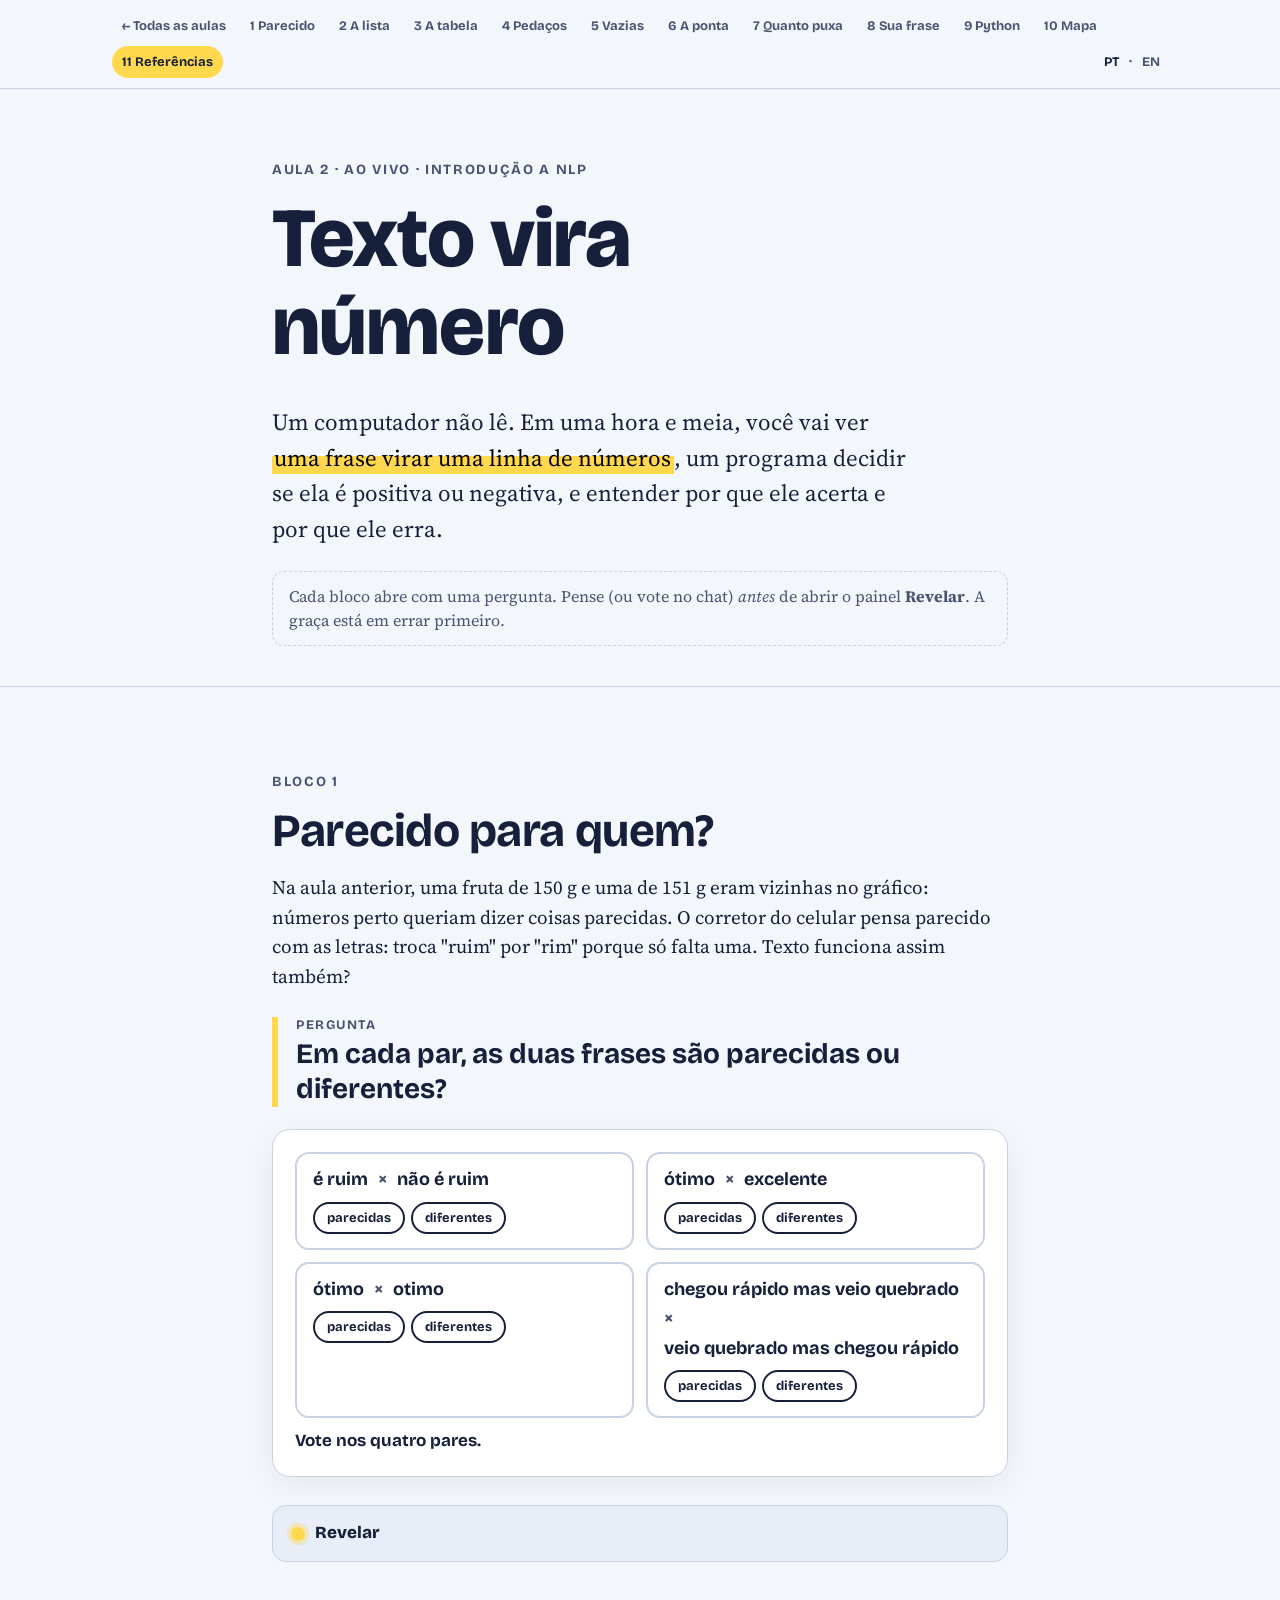
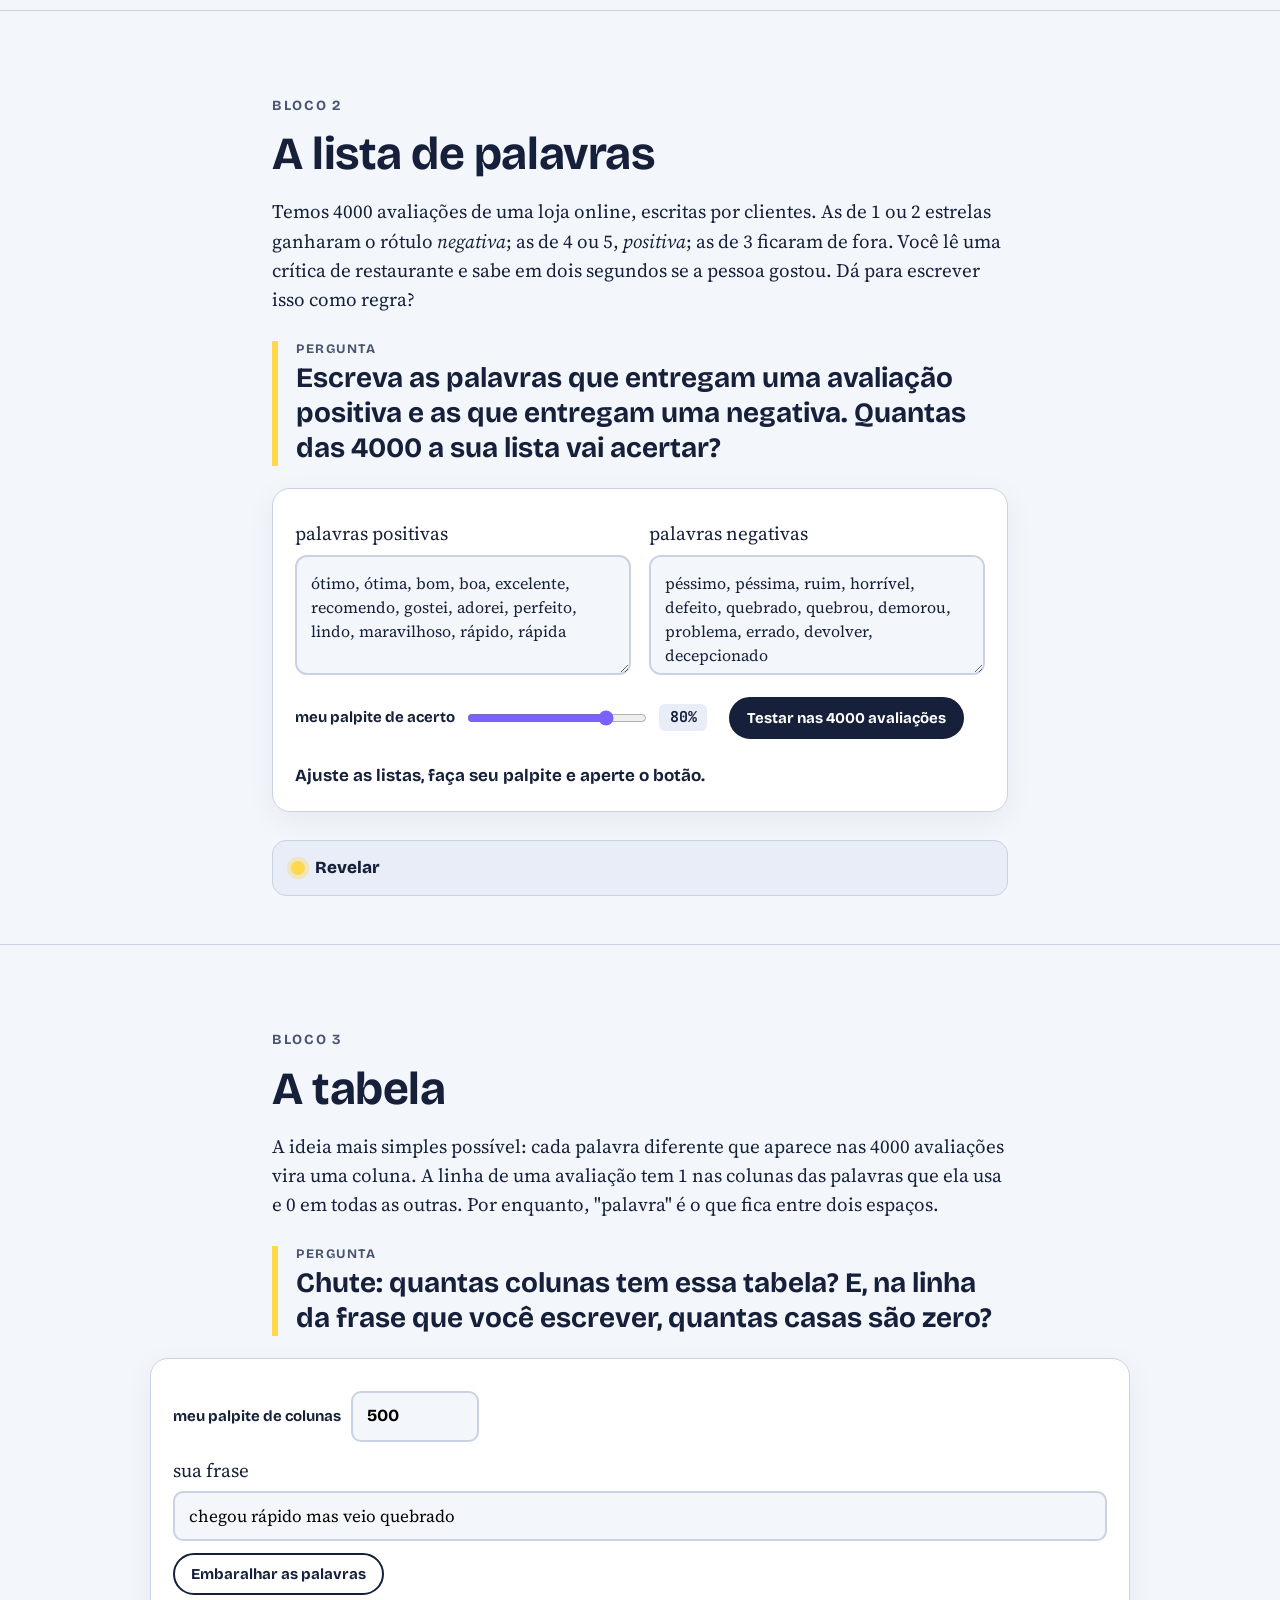
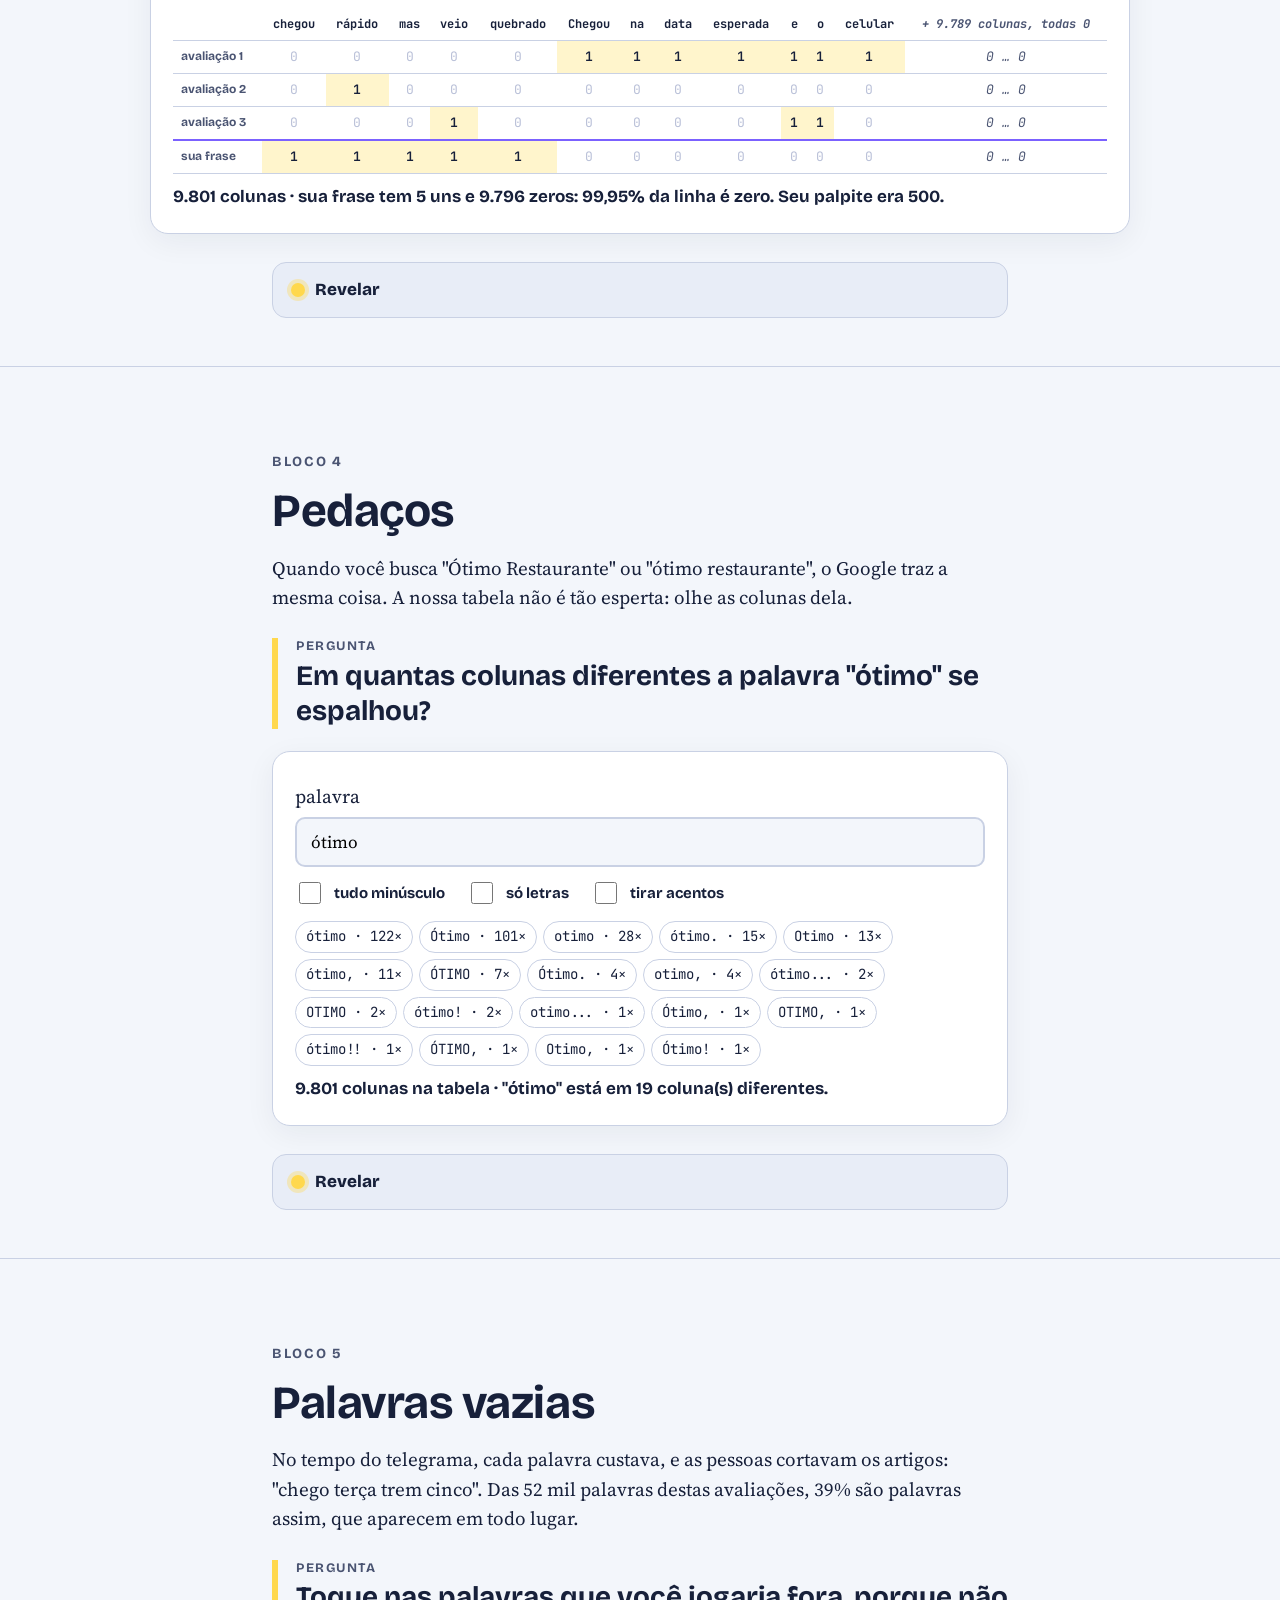
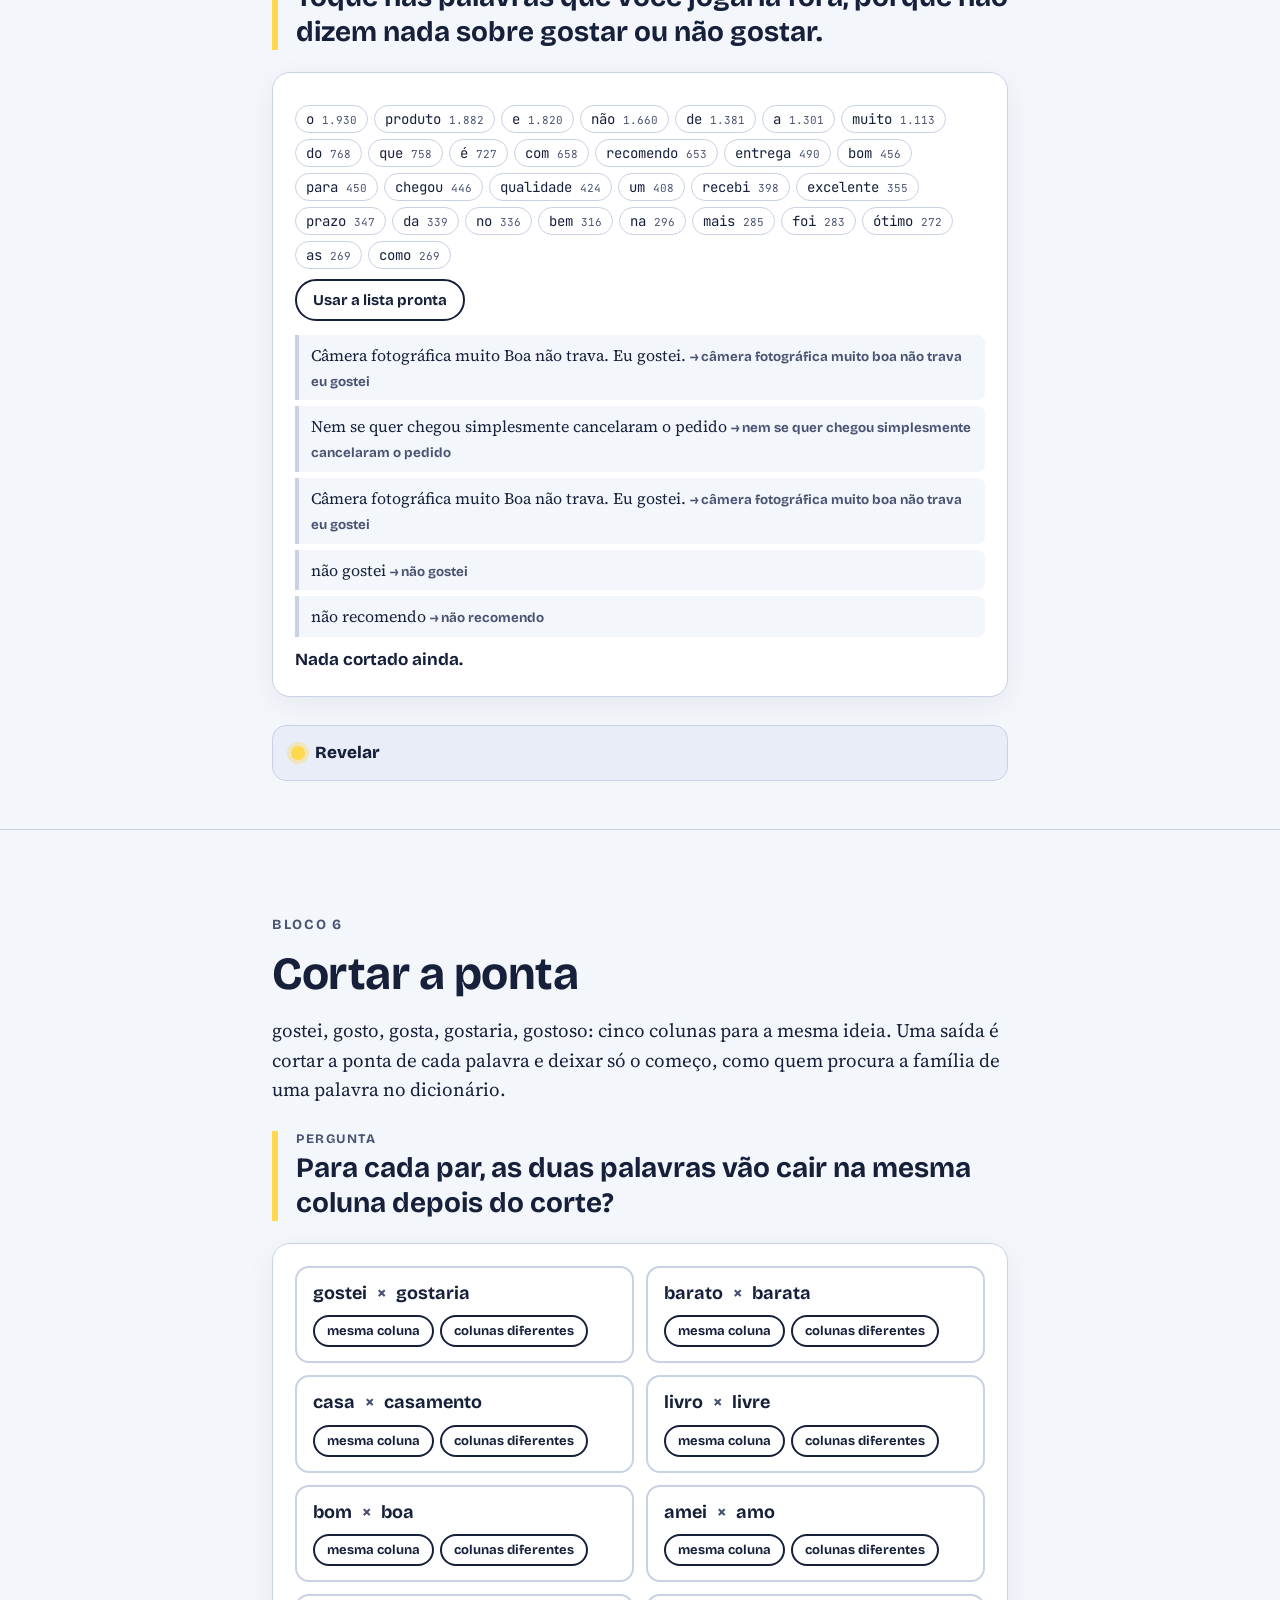
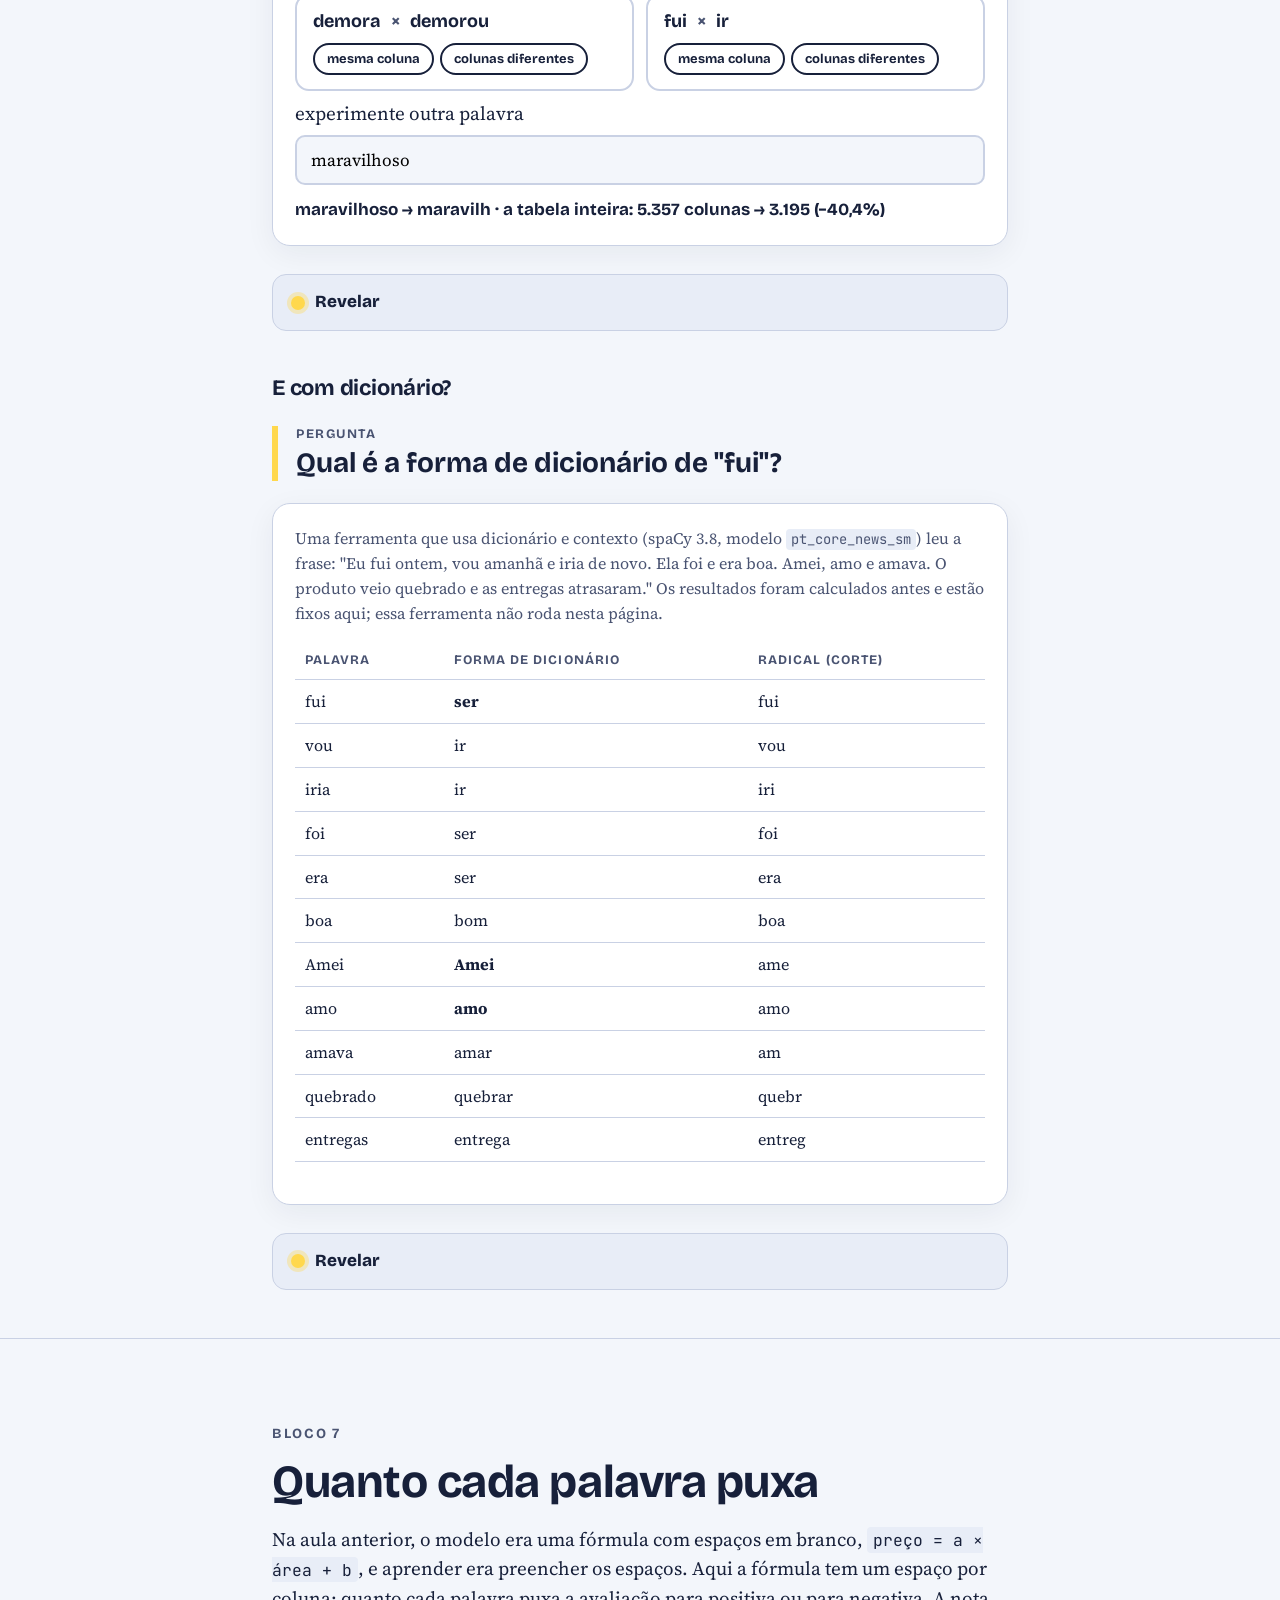
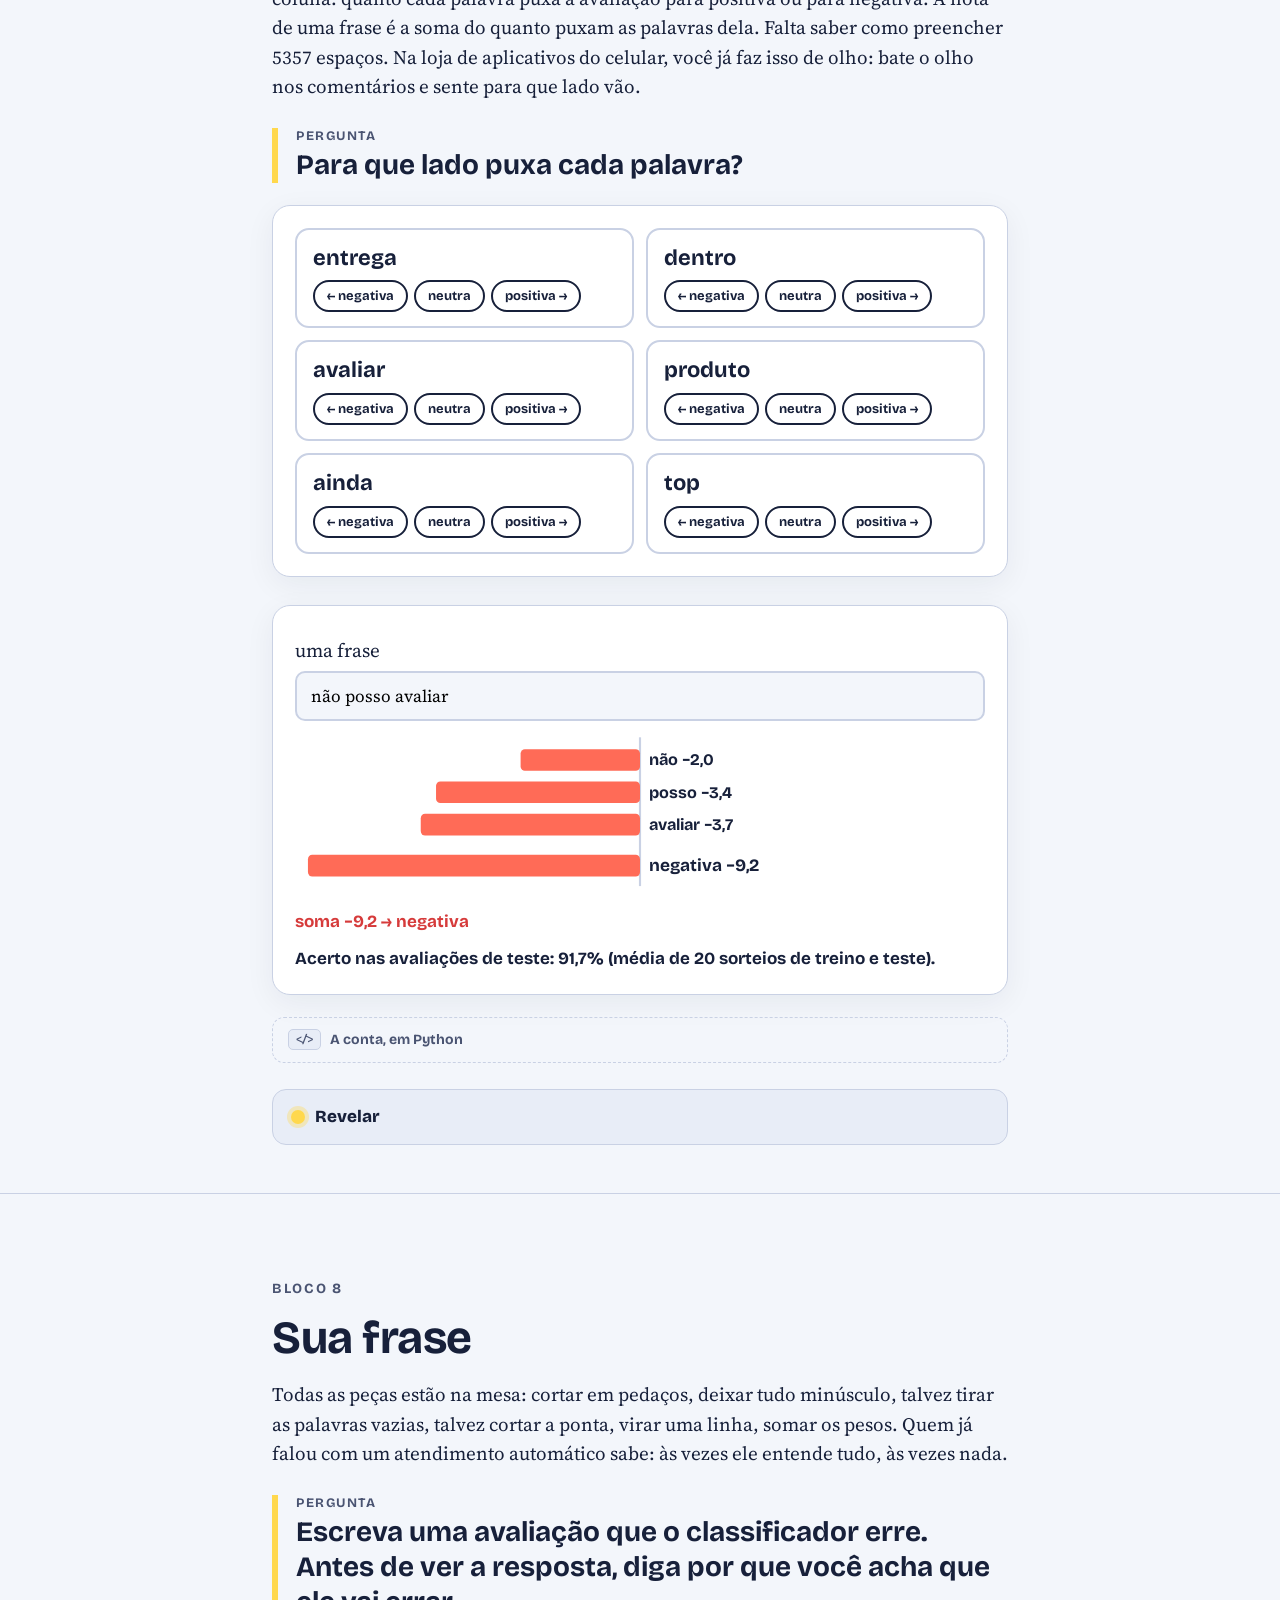
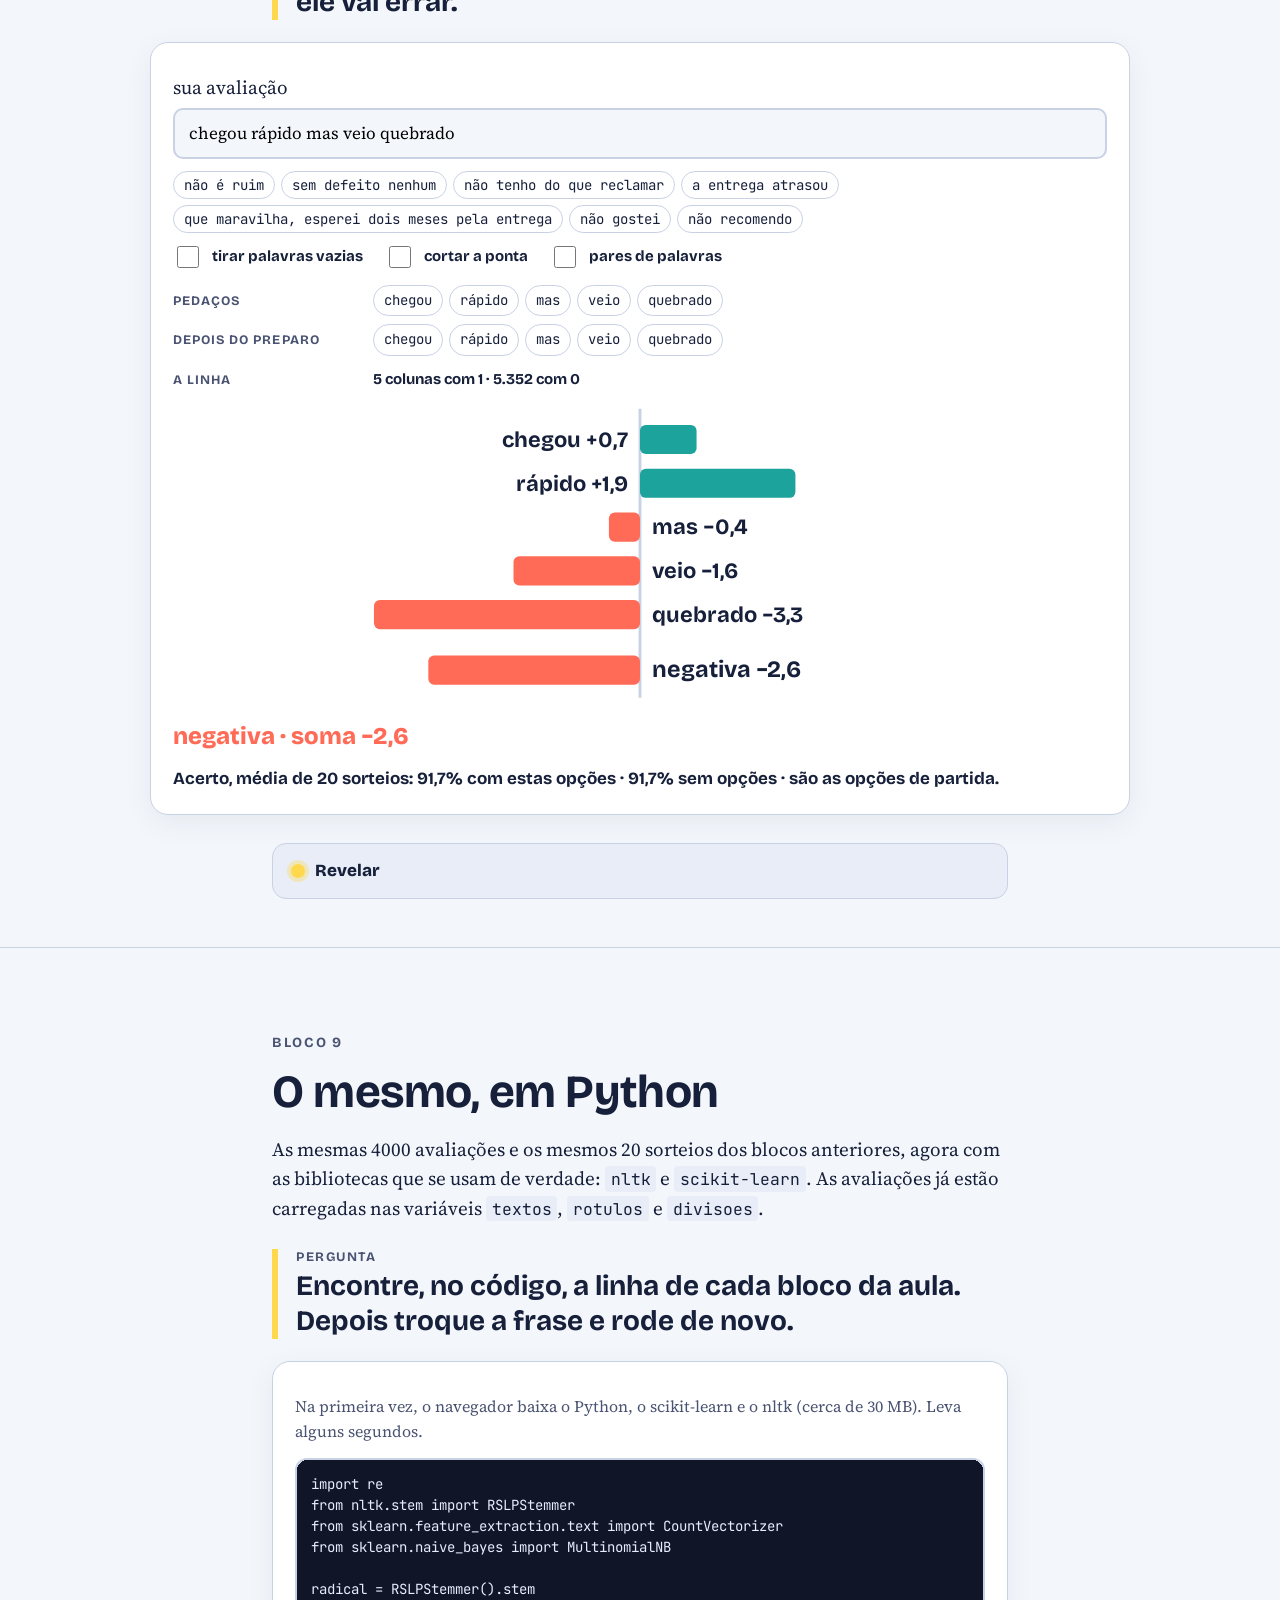
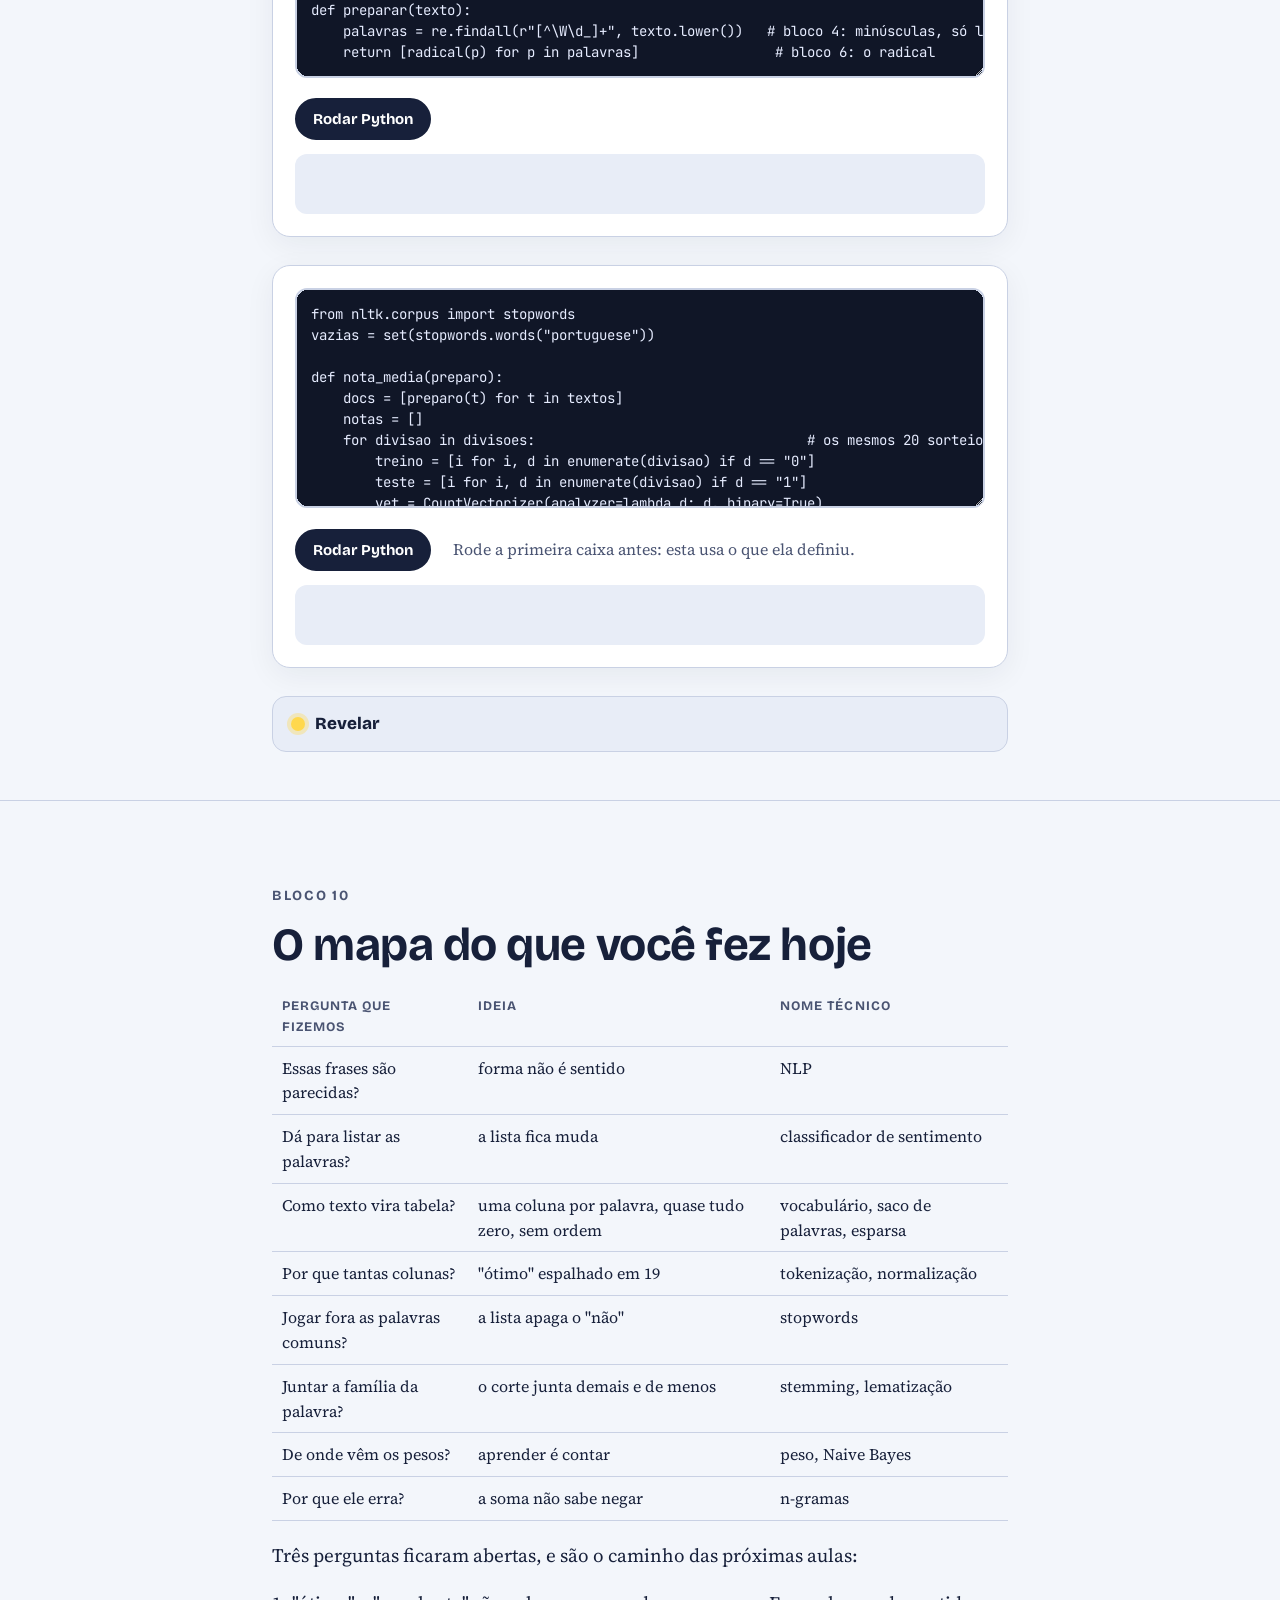
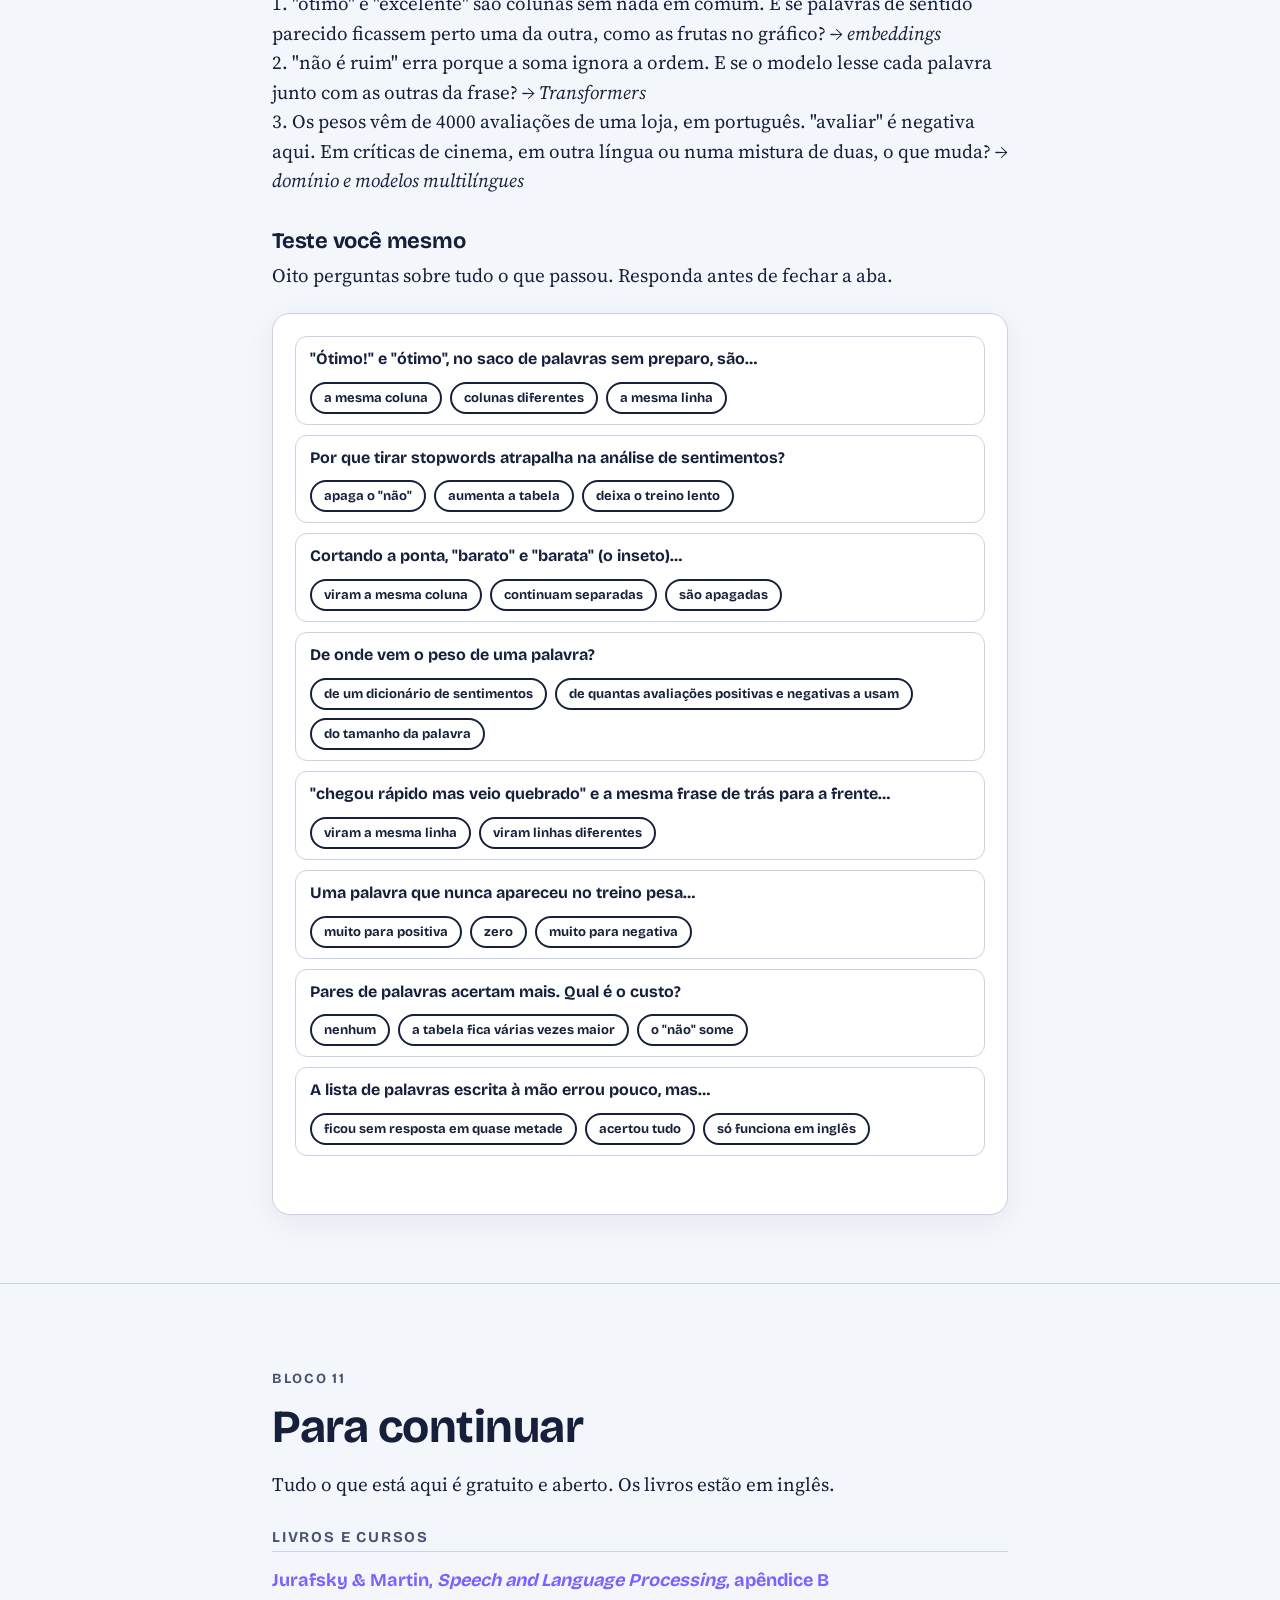
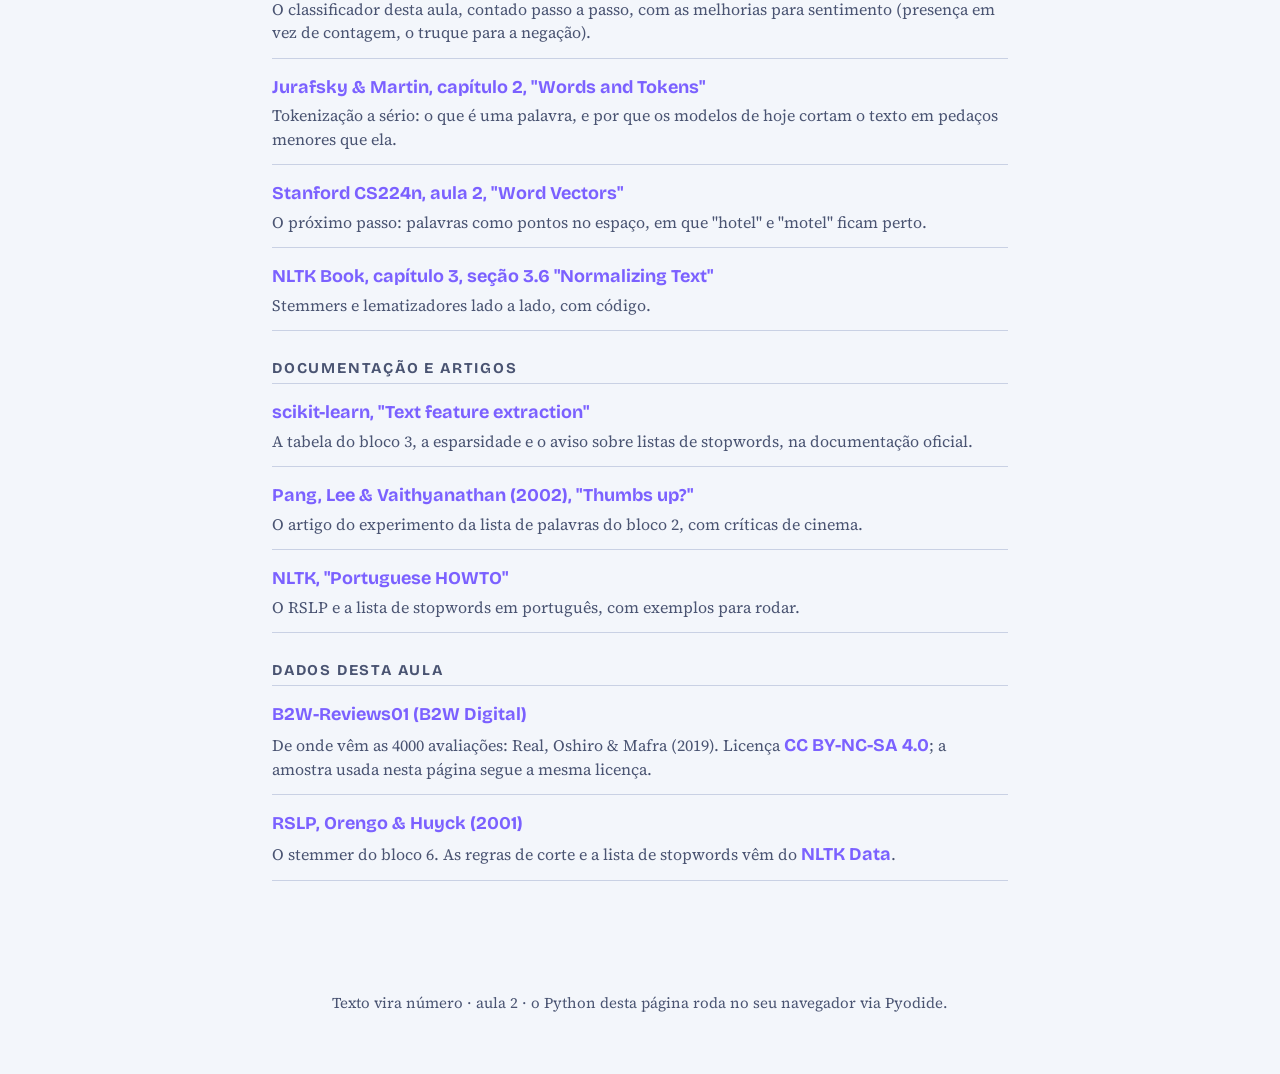
<file: site/aulas/nlp-intro/index.html>
<!DOCTYPE html>
<html lang="pt-BR">
<head>
<meta charset="utf-8">
<meta name="viewport" content="width=device-width, initial-scale=1">
<title>Texto vira número — aula interativa</title>
<meta name="description" content="Como um computador lê uma avaliação e decide se ela é positiva, e por que ele erra em &quot;não é ruim&quot;.">
<meta property="og:type" content="article">
<meta property="og:title" content="Texto vira número">
<meta property="og:description" content="Como um computador lê uma avaliação e decide se ela é positiva, e por que ele erra em &quot;não é ruim&quot;.">
<meta property="og:locale" content="pt_BR">
<meta property="og:locale:alternate" content="en_US">
<meta property="og:url" content="https://drlima.github.io/aulas/aulas/nlp-intro/">
<link rel="alternate" hreflang="pt-BR" href="./">
<link rel="alternate" hreflang="en" href="en/">
<link rel="alternate" hreflang="x-default" href="./">
<link rel="preconnect" href="https://fonts.googleapis.com">
<link href="https://fonts.googleapis.com/css2?family=Bricolage+Grotesque:opsz,wght@12..96,500;12..96,700;12..96,800&family=Source+Serif+4:ital,opsz,wght@0,8..60,400;0,8..60,600;1,8..60,400&family=JetBrains+Mono:wght@400;600&display=swap" rel="stylesheet">
<!-- Ordem das folhas: base (o site), aula (componentes de qualquer aula), extra (só esta aula). -->
<link rel="stylesheet" href="../../assets/base.css">
<link rel="stylesheet" href="../../assets/aula.css">
<link rel="stylesheet" href="assets/extra.css">
</head>
<body>

<nav class="map" aria-label="Mapa da aula"><div class="wrap">
<a class="home" href="../../">← Todas as aulas</a><a href="#s1">1 Parecido</a><a href="#s2">2 A lista</a><a href="#s3">3 A tabela</a><a href="#s4">4 Pedaços</a><a href="#s5">5 Vazias</a><a href="#s6">6 A ponta</a><a href="#s7">7 Quanto puxa</a><a href="#s8">8 Sua frase</a><a href="#s9">9 Python</a><a href="#s10">10 Mapa</a><a href="#s11">11 Referências</a><span class="lang"><strong>PT</strong> · <a href="en/" hreflang="en">EN</a></span>
</div></nav>

<header class="hero"><div class="wrap">
<div class="eyebrow">Aula 2 · ao vivo · introdução a NLP</div>
<h1>Texto vira<br>número</h1>
<p class="lead">Um computador não lê. Em uma hora e meia, você vai ver <mark>uma frase virar uma linha de números</mark>, um programa decidir se ela é positiva ou negativa, e entender por que ele acerta e por que ele erra.</p>
<div class="note">Cada bloco abre com uma pergunta. Pense (ou vote no chat) <em>antes</em> de abrir o painel <strong>Revelar</strong>. A graça está em errar primeiro.</div>
</div></header>

<!-- BLOCO 1 — forma e sentido -->
<section class="block" id="s1"><div class="wrap">
<div class="eyebrow">Bloco 1</div>
<h2>Parecido para quem?</h2>
<p>Na aula anterior, uma fruta de 150&nbsp;g e uma de 151&nbsp;g eram vizinhas no gráfico: números perto queriam dizer coisas parecidas. O corretor do celular pensa parecido com as letras: troca "ruim" por "rim" porque só falta uma. Texto funciona assim também?</p>
<div class="q">Em cada par, as duas frases são parecidas ou diferentes?</div>
<div class="widget">
  <div class="pairs" id="pairCards"></div>
  <div class="out" id="pairOut">Vote nos quatro pares.</div>
</div>
<details class="reveal"><summary>Revelar</summary><div class="in">
<p>Pelas letras, "é ruim" e "não é ruim" são quase gêmeas, e "ótimo" e "excelente" não têm nada em comum. Faz sentido medir assim: é o que o corretor do celular faz.</p>
<p>Mas o sentido anda para o outro lado. Quatro letras invertem a frase; nove letras diferentes não mudam nada; trocar a ordem das metades mexe em vinte letras e deixa o sentido igual. Nas frutas, perto nos números era perto no sentido. <mark>No texto, parecido na forma não é parecido no sentido.</mark></p>
<p>Por isso texto é um problema à parte dentro de machine learning, com nome próprio: processamento de linguagem natural, ou NLP. E é a pergunta desta aula: se nem a distância entre as letras serve, como transformar uma frase em números que um computador consiga usar?</p>
</div></details>
</div></section>

<!-- BLOCO 2 — a lista de palavras escrita à mão -->
<section class="block" id="s2"><div class="wrap">
<div class="eyebrow">Bloco 2</div>
<h2>A lista de palavras</h2>
<p>Temos 4000 avaliações de uma loja online, escritas por clientes. As de 1 ou 2 estrelas ganharam o rótulo <em>negativa</em>; as de 4 ou 5, <em>positiva</em>; as de 3 ficaram de fora. Você lê uma crítica de restaurante e sabe em dois segundos se a pessoa gostou. Dá para escrever isso como regra?</p>
<div class="q">Escreva as palavras que entregam uma avaliação positiva e as que entregam uma negativa. Quantas das 4000 a sua lista vai acertar?</div>
<div class="widget">
  <div class="two">
    <label class="stack">palavras positivas<textarea class="words" id="listPos" spellcheck="false">ótimo, ótima, bom, boa, excelente, recomendo, gostei, adorei, perfeito, lindo, maravilhoso, rápido, rápida</textarea></label>
    <label class="stack">palavras negativas<textarea class="words" id="listNeg" spellcheck="false">péssimo, péssima, ruim, horrível, defeito, quebrado, quebrou, demorou, problema, errado, devolver, decepcionado</textarea></label>
  </div>
  <div class="ctrls"><label>meu palpite de acerto <input type="range" id="listGuess" min="0" max="100" step="5" value="80"> <span class="val" id="vListGuess">80%</span></label><button id="listBtn">Testar nas 4000 avaliações</button></div>
  <div class="bars" id="listBars"></div>
  <div class="out" id="listOut">Ajuste as listas, faça seu palpite e aperte o botão.</div>
  <div class="samples" id="listMute"></div>
</div>
<details class="reveal"><summary>Revelar</summary><div class="in">
<p>Parecia fácil: são poucas as palavras que alguém usa para elogiar ou reclamar.</p>
<p>A lista de partida acerta 47% das avaliações, erra 6% e <mark>fica sem resposta em 47%</mark>. O problema não é errar: é ficar muda, porque as pessoas escrevem de mil jeitos ("chegou antes do prazo", "não posso avaliar, ainda não recebi"). Em 2002, pesquisadores de Cornell e da IBM fizeram o mesmo teste com críticas de cinema: as listas escritas por pessoas acertaram 58% e 64%.</p>
<p>É o bloco 1 da aula anterior de novo: regra escrita à mão não escala. Lá, a saída foi dar exemplos com gabarito e deixar o computador preencher a fórmula. Só que um classificador quer uma <strong>tabela de números</strong>: uma linha por exemplo, uma coluna por medida, como nas frutas da aula anterior. Qual é a coluna de uma frase?</p>
</div></details>
</div></section>

<!-- BLOCO 3 — cada palavra, uma coluna -->
<section class="block" id="s3"><div class="wrap">
<div class="eyebrow">Bloco 3</div>
<h2>A tabela</h2>
<p>A ideia mais simples possível: cada palavra diferente que aparece nas 4000 avaliações vira uma coluna. A linha de uma avaliação tem 1 nas colunas das palavras que ela usa e 0 em todas as outras. Por enquanto, "palavra" é o que fica entre dois espaços.</p>
<div class="q">Chute: quantas colunas tem essa tabela? E, na linha da frase que você escrever, quantas casas são zero?</div>
<div class="widget wide">
  <div class="ctrls"><label>meu palpite de colunas <input type="text" inputmode="numeric" id="tabGuess" value="500" class="short"></label></div>
  <label class="stack">sua frase<input type="text" id="tabText" value="chegou rápido mas veio quebrado"></label>
  <div class="ctrls"><button class="ghost" id="tabShuffle">Embaralhar as palavras</button></div>
  <div class="grid" id="tabGrid"></div>
  <div class="out" id="tabOut">Carregando as avaliações…</div>
</div>
<details class="reveal"><summary>Revelar</summary><div class="in">
<p>A intuição é que a tabela teria algumas centenas de colunas: ninguém usa tantas palavras assim.</p>
<p>São <strong>9801 colunas</strong>. Uma avaliação usa, em média, 12,6 palavras diferentes: <mark>99,87% da linha é zero</mark>. E 68% das colunas aparecem numa avaliação só. A ordem também sumiu: "chegou rápido mas veio quebrado" e "veio quebrado mas chegou rápido" são a mesma linha, como a letra de uma música com os versos embaralhados, que continua usando as mesmas palavras.</p>
<p>A lista de todas as palavras diferentes chama-se <strong>vocabulário</strong>; a linha da frase é um <strong>vetor</strong>; e essa forma de montar a tabela, jogando as palavras num saco e anotando só quais estão lá, é o <strong>saco de palavras</strong> (<em>bag of words</em>). Uma tabela quase só de zeros é <strong>esparsa</strong>. Ficaram três custos na mesa: colunas demais, a maioria com um exemplo só, e a ordem perdida. Os próximos três blocos atacam os dois primeiros; o terceiro volta no bloco 8.</p>
</div></details>
</div></section>

<!-- BLOCO 4 — tokenização e normalização -->
<section class="block" id="s4"><div class="wrap">
<div class="eyebrow">Bloco 4</div>
<h2>Pedaços</h2>
<p>Quando você busca "Ótimo Restaurante" ou "ótimo restaurante", o Google traz a mesma coisa. A nossa tabela não é tão esperta: olhe as colunas dela.</p>
<div class="q">Em quantas colunas diferentes a palavra "ótimo" se espalhou?</div>
<div class="widget">
  <label class="stack">palavra<input type="text" id="tokSearch" value="ótimo"></label>
  <div class="ctrls">
    <label><input type="checkbox" id="tokLower"> tudo minúsculo</label>
    <label><input type="checkbox" id="tokLetters"> só letras</label>
    <label><input type="checkbox" id="tokAccents"> tirar acentos</label>
  </div>
  <div class="chips" id="tokList"></div>
  <div class="out" id="tokOut">Carregando as avaliações…</div>
</div>
<details class="reveal"><summary>Revelar</summary><div class="in">
<p>Os chutes costumam ser uma ou duas.</p>
<p>São <strong>19 colunas</strong>: ótimo (122 vezes), Ótimo (101), otimo (28), "ótimo." (15), Otimo (13), "ótimo," (11), ÓTIMO (7)… Cada uma com poucos exemplos, e cada uma aprendida separadamente. <mark>A mesma palavra, espalhada em 19 colunas, divide os exemplos em 19 pedaços.</mark> Com tudo minúsculo e só letras, a tabela cai de 9801 para 5357 colunas (−45%); tirando os acentos, para 5145.</p>
<p>Cortar o texto em pedaços é a <strong>tokenização</strong>, e cada pedaço é um <strong>token</strong>. Deixar formas diferentes iguais (minúsculas, sem pontuação, sem acento) é a <strong>normalização</strong>. Não é um ritual de limpeza: é juntar numa coluna só os exemplos que estavam espalhados.</p>
</div></details>
</div></section>

<!-- BLOCO 5 — stopwords -->
<section class="block" id="s5"><div class="wrap">
<div class="eyebrow">Bloco 5</div>
<h2>Palavras vazias</h2>
<p>No tempo do telegrama, cada palavra custava, e as pessoas cortavam os artigos: "chego terça trem cinco". Das 52 mil palavras destas avaliações, 39% são palavras assim, que aparecem em todo lugar.</p>
<div class="q">Toque nas palavras que você jogaria fora, porque não dizem nada sobre gostar ou não gostar.</div>
<div class="widget">
  <div class="chips pick" id="stopChips"></div>
  <div class="ctrls"><button class="ghost" id="stopBtn">Usar a lista pronta</button></div>
  <div class="samples" id="stopSamples"></div>
  <div class="out" id="stopOut">Carregando as avaliações…</div>
</div>
<details class="reveal"><summary>Revelar</summary><div class="in">
<p>Jogar fora o que aparece em todo lugar parece economia pura.</p>
<p>A lista pronta corta 39% do texto, mas só <strong>131 colunas</strong> das 5357: são poucas palavras, repetidas muitas vezes. E nela está <mark>"não"</mark>, a quarta palavra mais comum destas avaliações e uma das que mais dizem: aparece em 1118 das 2000 negativas e em 136 das 2000 positivas. "não gostei" vira "gostei"; "não recomendo" vira "recomendo".</p>
<p>Essas listas de palavras frequentes se chamam <strong>stopwords</strong>. Foram feitas para busca, onde "o" e "de" atrapalham mesmo. Para sentimento, palavra comum não é palavra vazia. Quanto isso custa em acertos, a gente mede no bloco 8.</p>
</div></details>
</div></section>

<!-- BLOCO 6 — stemming e lematização -->
<section class="block" id="s6"><div class="wrap">
<div class="eyebrow">Bloco 6</div>
<h2>Cortar a ponta</h2>
<p>gostei, gosto, gosta, gostaria, gostoso: cinco colunas para a mesma ideia. Uma saída é cortar a ponta de cada palavra e deixar só o começo, como quem procura a família de uma palavra no dicionário.</p>
<div class="q">Para cada par, as duas palavras vão cair na mesma coluna depois do corte?</div>
<div class="widget">
  <div class="pairs" id="stemCards"></div>
  <label class="stack">experimente outra palavra<input type="text" id="stemInput" value="maravilhoso"></label>
  <div class="out" id="stemOut">Carregando as regras de corte…</div>
</div>
<details class="reveal"><summary>Revelar</summary><div class="in">
<p>Parece que cortar a ponta junta as palavras da mesma família, e só elas.</p>
<p>O corte é uma lista de regras de terminação, não um dicionário: <mark>junta barato com barata (o inseto) e casa com casamento, e separa bom de boa, amei de amo</mark>. Ainda assim, tira 40% das colunas: de 5357 para 3195.</p>
<p>Isso é <strong>stemming</strong>, e o pedaço que sobra é o <strong>radical</strong>. O stemmer desta página é o RSLP, criado para o português por Viviane Orengo e Christian Huyck em 2001.</p>
</div></details>

<h3 class="sub">E com dicionário?</h3>
<div class="q">Qual é a forma de dicionário de "fui"?</div>
<div class="widget">
<p class="widget-note">Uma ferramenta que usa dicionário e contexto (spaCy 3.8, modelo <code>pt_core_news_sm</code>) leu a frase: "Eu fui ontem, vou amanhã e iria de novo. Ela foi e era boa. Amei, amo e amava. O produto veio quebrado e as entregas atrasaram." Os resultados foram calculados antes e estão fixos aqui; essa ferramenta não roda nesta página.</p>
<table id="lemmaTable"><tr><th>palavra</th><th>forma de dicionário</th><th>radical (corte)</th></tr>
<tr><td>fui</td><td><strong>ser</strong></td><td>fui</td></tr>
<tr><td>vou</td><td>ir</td><td>vou</td></tr>
<tr><td>iria</td><td>ir</td><td>iri</td></tr>
<tr><td>foi</td><td>ser</td><td>foi</td></tr>
<tr><td>era</td><td>ser</td><td>era</td></tr>
<tr><td>boa</td><td>bom</td><td>boa</td></tr>
<tr><td>Amei</td><td><strong>Amei</strong></td><td>ame</td></tr>
<tr><td>amo</td><td><strong>amo</strong></td><td>amo</td></tr>
<tr><td>amava</td><td>amar</td><td>am</td></tr>
<tr><td>quebrado</td><td>quebrar</td><td>quebr</td></tr>
<tr><td>entregas</td><td>entrega</td><td>entreg</td></tr></table>
</div>
<details class="reveal"><summary>Revelar</summary><div class="in">
<p>"fui" é "ir" em "eu fui ontem" e "ser" em "eu fui feliz". <mark>A forma de dicionário depende da frase</mark>, e a ferramenta escolheu "ser" justo onde era "ir". Ela também deixou "Amei" e "amo" como estavam.</p>
<p>Achar a forma de dicionário é a <strong>lematização</strong>, e a forma encontrada é o <strong>lema</strong>. Ela junta o que o corte não junta (boa com bom, vou com iria), mas precisa de dicionário e de contexto, custa mais, e ainda erra.</p>
</div></details>
</div></section>

<!-- BLOCO 7 — pesos: aprender é contar -->
<section class="block" id="s7"><div class="wrap">
<div class="eyebrow">Bloco 7</div>
<h2>Quanto cada palavra puxa</h2>
<p>Na aula anterior, o modelo era uma fórmula com espaços em branco, <code>preço = a × área + b</code>, e aprender era preencher os espaços. Aqui a fórmula tem um espaço por coluna: quanto cada palavra puxa a avaliação para positiva ou para negativa. A nota de uma frase é a soma do quanto puxam as palavras dela. Falta saber como preencher 5357 espaços. Na loja de aplicativos do celular, você já faz isso de olho: bate o olho nos comentários e sente para que lado vão.</p>
<div class="q">Para que lado puxa cada palavra?</div>
<div class="widget">
  <div class="pull" id="pullCards"></div>
</div>
<div class="widget">
  <label class="stack">uma frase<input type="text" id="sumText" value="não posso avaliar"></label>
  <svg id="svgSum" viewBox="0 0 640 200" width="100%" aria-label="Quanto cada palavra da frase puxa para positiva ou negativa"></svg>
  <div class="out" id="sumOut">Carregando as avaliações…</div>
  <div class="out" id="accOut"></div>
</div>
<details class="code"><summary>A conta, em Python</summary><div class="in">
<p class="tie">O classificador guarda, para cada classe, em quantas avaliações cada palavra aparece (mais 1, para nenhuma palavra ficar com zero), dividido pelo total. O peso é a diferença entre os logaritmos das duas classes: positivo se a palavra é mais comum nas positivas.</p>
<pre><code class="py">import re
from sklearn.feature_extraction.text import CountVectorizer
from sklearn.naive_bayes import MultinomialNB

palavras = lambda t: re.findall(r"[^\W\d_]+", t.lower())
vetorizador = CountVectorizer(analyzer=palavras, binary=True)   # 1 se a palavra está lá
X = vetorizador.fit_transform(textos)
modelo = MultinomialNB().fit(X, rotulos)       # conta as avaliações com cada palavra

pesos = modelo.feature_log_prob_[1] - modelo.feature_log_prob_[0]
print(round(pesos[vetorizador.vocabulary_["avaliar"]], 2))   # -3.7</code></pre>
</div></details>
<details class="reveal"><summary>Revelar</summary><div class="in">
<p>A gente julga a palavra pelo que ela quer dizer: "avaliar" é neutra, "dentro" também.</p>
<p>O computador não sabe o que nenhuma palavra quer dizer. Ele só contou onde cada uma apareceu: "avaliar" apareceu em 131 negativas, quase sempre de quem ainda não tinha recebido o produto; "dentro" apareceu em 59 positivas e 15 negativas, na maioria das vezes em "dentro do prazo"; "produto" está em tudo e pesa quase zero. <mark>O peso vem de onde a palavra apareceu, não do que ela significa.</mark> A nota da frase é a soma dos pesos, e com isso ele acerta 91,7% das avaliações que não viu no treino.</p>
<p>Cada um desses números é um <strong>peso</strong>: é o "a" da fórmula da aula anterior, um por coluna. Aprender, aqui, é contar. Esse classificador chama-se <strong>Naive Bayes</strong>. <em>Naive</em>, ingênuo, porque soma as palavras como se cada uma não tivesse nada a ver com as vizinhas, o que já diz onde ele vai errar.</p>
</div></details>
</div></section>

<!-- BLOCO 8 — a frase do aluno: o pouso -->
<section class="block" id="s8"><div class="wrap">
<div class="eyebrow">Bloco 8</div>
<h2>Sua frase</h2>
<p>Todas as peças estão na mesa: cortar em pedaços, deixar tudo minúsculo, talvez tirar as palavras vazias, talvez cortar a ponta, virar uma linha, somar os pesos. Quem já falou com um atendimento automático sabe: às vezes ele entende tudo, às vezes nada.</p>
<div class="q">Escreva uma avaliação que o classificador erre. Antes de ver a resposta, diga por que você acha que ele vai errar.</div>
<div class="widget wide">
  <label class="stack">sua avaliação<input type="text" id="frText" value="chegou rápido mas veio quebrado"></label>
  <div class="chips" id="frChips"></div>
  <div class="ctrls">
    <label><input type="checkbox" id="frStop"> tirar palavras vazias</label>
    <label><input type="checkbox" id="frStem"> cortar a ponta</label>
    <label><input type="checkbox" id="frPairs"> pares de palavras</label>
  </div>
  <div class="belt" id="frBelt"></div>
  <svg id="svgFrase" viewBox="0 0 640 220" width="100%" aria-label="Peso de cada coluna da frase e a soma"></svg>
  <div class="verdict" id="frVerdict"></div>
  <div class="out" id="frAcc">Carregando as avaliações…</div>
</div>
<details class="reveal"><summary>Revelar</summary><div class="in">
<p>A gente esperava que ele errasse ironia, e ele erra. Mas talvez não esperasse que errasse "não é ruim" ou "sem defeito nenhum", que qualquer pessoa entende.</p>
<p>Cada erro está escrito nos números. "não" pesa −2,0 e "ruim" pesa −3,5: somados, dão uma frase muito negativa, porque <mark>a soma não sabe que um desfaz o outro</mark>. "a entrega atrasou" sai positiva porque "entrega" quase sempre apareceu junto de um elogio à rapidez ou ao prazo ("entrega rápida", "entrega antes do prazo": 3 de cada 4 das 364 positivas que usam a palavra) e "atrasou" quase nunca apareceu; cortar a ponta junta atraso e atrasado, e conserta. O mesmo corte junta "maravilha" com "maravilhoso" e cai na ironia. Tirar as palavras vazias apaga o "não" e inverte "não gostei". E a média quase não se mexe (91,7% sem opções, 91,2% sem as palavras vazias, pior em 16 de 20 sorteios) enquanto frases inteiras trocam de lado.</p>
<p>Pares de palavras ("não_recomendo") devolvem um pouco da ordem: são os <strong>n-gramas</strong> (<strong>bigramas</strong>, no caso de pares). Acertam mais, 92,7%, melhor em 20 de 20 sorteios, e deixam a tabela mais de cinco vezes maior. Nenhuma técnica de preparo é boa ou ruim em geral: cada uma joga alguma coisa fora, e o que importa é se aquilo que ela jogou fora era o que decidia.</p>
</div></details>
</div></section>

<!-- BLOCO 9 — Python de verdade -->
<section class="block" id="s9"><div class="wrap">
<div class="eyebrow">Bloco 9</div>
<h2>O mesmo, em Python</h2>
<p>As mesmas 4000 avaliações e os mesmos 20 sorteios dos blocos anteriores, agora com as bibliotecas que se usam de verdade: <code>nltk</code> e <code>scikit-learn</code>. As avaliações já estão carregadas nas variáveis <code>textos</code>, <code>rotulos</code> e <code>divisoes</code>.</p>
<div class="q">Encontre, no código, a linha de cada bloco da aula. Depois troque a frase e rode de novo.</div>
<div class="widget">
<div class="ctrls"><span id="pyStatus" class="status">Na primeira vez, o navegador baixa o Python, o scikit-learn e o nltk (cerca de 30&nbsp;MB). Leva alguns segundos.</span></div>
<textarea id="py1" spellcheck="false">import re
from nltk.stem import RSLPStemmer
from sklearn.feature_extraction.text import CountVectorizer
from sklearn.naive_bayes import MultinomialNB

radical = RSLPStemmer().stem
def preparar(texto):
    palavras = re.findall(r"[^\W\d_]+", texto.lower())   # bloco 4: minúsculas, só letras
    return [radical(p) for p in palavras]                 # bloco 6: o radical

vetorizador = CountVectorizer(analyzer=preparar, binary=True)   # bloco 3: uma coluna por palavra
X = vetorizador.fit_transform(textos)
modelo = MultinomialNB().fit(X, rotulos)                        # bloco 7: aprender é contar

frase = "a entrega atrasou"
pesos = modelo.feature_log_prob_[1] - modelo.feature_log_prob_[0]
colunas = vetorizador.vocabulary_
for palavra in preparar(frase):
    print(palavra, round(pesos[colunas[palavra]], 2) if palavra in colunas else "nunca vista")
print(X.shape, "->", ["negativa", "positiva"][modelo.predict(vetorizador.transform([frase]))[0]])</textarea>
<div class="ctrls" style="margin-top:12px"><button id="run1">Rodar Python</button></div>
<div class="console" id="pyOut1"></div>
</div>
<div class="widget">
<textarea id="py2" spellcheck="false">from nltk.corpus import stopwords
vazias = set(stopwords.words("portuguese"))

def nota_media(preparo):
    docs = [preparo(t) for t in textos]
    notas = []
    for divisao in divisoes:                                  # os mesmos 20 sorteios dos widgets
        treino = [i for i, d in enumerate(divisao) if d == "0"]
        teste = [i for i, d in enumerate(divisao) if d == "1"]
        vet = CountVectorizer(analyzer=lambda d: d, binary=True)
        m = MultinomialNB().fit(vet.fit_transform([docs[i] for i in treino]), [rotulos[i] for i in treino])
        notas.append(m.score(vet.transform([docs[i] for i in teste]), [rotulos[i] for i in teste]))
    return round(sum(notas) / len(notas), 3)

so_letras = lambda t: re.findall(r"[^\W\d_]+", t.lower())
print("só letras:        ", nota_media(so_letras))
print("sem stopwords:    ", nota_media(lambda t: [p for p in so_letras(t) if p not in vazias]))
print("com radical:      ", nota_media(preparar))</textarea>
<div class="ctrls" style="margin-top:12px"><button id="run2">Rodar Python</button><span class="status">Rode a primeira caixa antes: esta usa o que ela definiu.</span></div>
<div class="console" id="pyOut2"></div>
</div>
<details class="reveal"><summary>Revelar</summary><div class="in">
<p>O mesmo classificador, com as bibliotecas de verdade. O <code>CountVectorizer</code> é a tabela do bloco 3, e <code>binary=True</code> quer dizer "1 se a palavra está lá". O <code>RSLPStemmer</code> é o corte do bloco 6. O <code>MultinomialNB</code> é a contagem do bloco 7. Os 20 sorteios são os mesmos dos widgets, por isso os números batem: 0,917, 0,912 e 0,919. <mark>Nada do que você viu era de brinquedo.</mark></p>
</div></details>
</div></section>

<!-- BLOCO 10 — mapa -->
<section class="block" id="s10"><div class="wrap">
<div class="eyebrow">Bloco 10</div>
<h2>O mapa do que você fez hoje</h2>
<table><tr><th>Pergunta que fizemos</th><th>Ideia</th><th>Nome técnico</th></tr>
<tr><td>Essas frases são parecidas?</td><td>forma não é sentido</td><td>NLP</td></tr>
<tr><td>Dá para listar as palavras?</td><td>a lista fica muda</td><td>classificador de sentimento</td></tr>
<tr><td>Como texto vira tabela?</td><td>uma coluna por palavra, quase tudo zero, sem ordem</td><td>vocabulário, saco de palavras, esparsa</td></tr>
<tr><td>Por que tantas colunas?</td><td>"ótimo" espalhado em 19</td><td>tokenização, normalização</td></tr>
<tr><td>Jogar fora as palavras comuns?</td><td>a lista apaga o "não"</td><td>stopwords</td></tr>
<tr><td>Juntar a família da palavra?</td><td>o corte junta demais e de menos</td><td>stemming, lematização</td></tr>
<tr><td>De onde vêm os pesos?</td><td>aprender é contar</td><td>peso, Naive Bayes</td></tr>
<tr><td>Por que ele erra?</td><td>a soma não sabe negar</td><td>n-gramas</td></tr></table>
<p>Três perguntas ficaram abertas, e são o caminho das próximas aulas:</p>
<p>1. "ótimo" e "excelente" são colunas sem nada em comum. E se palavras de sentido parecido ficassem perto uma da outra, como as frutas no gráfico? → <em>embeddings</em><br>2. "não é ruim" erra porque a soma ignora a ordem. E se o modelo lesse cada palavra junto com as outras da frase? → <em>Transformers</em><br>3. Os pesos vêm de 4000 avaliações de uma loja, em português. "avaliar" é negativa aqui. Em críticas de cinema, em outra língua ou numa mistura de duas, o que muda? → <em>domínio e modelos multilíngues</em></p>
<h3 style="margin-top:34px">Teste você mesmo</h3>
<p>Oito perguntas sobre tudo o que passou. Responda antes de fechar a aba.</p>
<div class="widget"><div class="quiz" id="quiz10"></div><div class="out" id="quiz10Out"></div></div>
</div></section>

<!-- BLOCO 11 — referências -->
<section class="block" id="s11"><div class="wrap">
<div class="eyebrow">Bloco 11</div>
<h2>Para continuar</h2>
<p>Tudo o que está aqui é gratuito e aberto. Os livros estão em inglês.</p>
<h3 class="refgroup">Livros e cursos</h3>
<ul class="refs">
<li><a href="https://web.stanford.edu/~jurafsky/slp3/B.pdf" target="_blank" rel="noopener">Jurafsky &amp; Martin, <em>Speech and Language Processing</em>, apêndice B</a>
<span class="why">O classificador desta aula, contado passo a passo, com as melhorias para sentimento (presença em vez de contagem, o truque para a negação).</span></li>
<li><a href="https://web.stanford.edu/~jurafsky/slp3/2.pdf" target="_blank" rel="noopener">Jurafsky &amp; Martin, capítulo 2, "Words and Tokens"</a>
<span class="why">Tokenização a sério: o que é uma palavra, e por que os modelos de hoje cortam o texto em pedaços menores que ela.</span></li>
<li><a href="https://web.stanford.edu/class/cs224n/" target="_blank" rel="noopener">Stanford CS224n, aula 2, "Word Vectors"</a>
<span class="why">O próximo passo: palavras como pontos no espaço, em que "hotel" e "motel" ficam perto.</span></li>
<li><a href="https://www.nltk.org/book/ch03.html" target="_blank" rel="noopener">NLTK Book, capítulo 3, seção 3.6 "Normalizing Text"</a>
<span class="why">Stemmers e lematizadores lado a lado, com código.</span></li>
</ul>
<h3 class="refgroup">Documentação e artigos</h3>
<ul class="refs">
<li><a href="https://scikit-learn.org/stable/modules/feature_extraction.html#text-feature-extraction" target="_blank" rel="noopener">scikit-learn, "Text feature extraction"</a>
<span class="why">A tabela do bloco 3, a esparsidade e o aviso sobre listas de stopwords, na documentação oficial.</span></li>
<li><a href="https://aclanthology.org/W02-1011/" target="_blank" rel="noopener">Pang, Lee &amp; Vaithyanathan (2002), "Thumbs up?"</a>
<span class="why">O artigo do experimento da lista de palavras do bloco 2, com críticas de cinema.</span></li>
<li><a href="https://www.nltk.org/howto/portuguese_en.html" target="_blank" rel="noopener">NLTK, "Portuguese HOWTO"</a>
<span class="why">O RSLP e a lista de stopwords em português, com exemplos para rodar.</span></li>
</ul>
<h3 class="refgroup">Dados desta aula</h3>
<ul class="refs">
<li><a href="https://github.com/americanas-tech/b2w-reviews01" target="_blank" rel="noopener">B2W-Reviews01 (B2W Digital)</a>
<span class="why">De onde vêm as 4000 avaliações: Real, Oshiro &amp; Mafra (2019). Licença <a href="https://creativecommons.org/licenses/by-nc-sa/4.0/" target="_blank" rel="noopener">CC BY-NC-SA 4.0</a>; a amostra usada nesta página segue a mesma licença.</span></li>
<li><a href="https://www.inf.ufrgs.br/~viviane/rslp/index.htm" target="_blank" rel="noopener">RSLP, Orengo &amp; Huyck (2001)</a>
<span class="why">O stemmer do bloco 6. As regras de corte e a lista de stopwords vêm do <a href="https://www.nltk.org/nltk_data/" target="_blank" rel="noopener">NLTK Data</a>.</span></li>
</ul>
</div></section>

<footer>Texto vira número · aula 2 · o Python desta página roda no seu navegador via Pyodide.</footer>

<!-- Todo texto que o JS escreve na tela mora aqui. A versão en tem exatamente as mesmas chaves. -->
<script>
window.STR = {
  locale: "pt-BR",
  decimalComma: true,
  // dados desta língua (caminhos relativos à página)
  dadosUrl: "assets/avaliacoes-pt.json",
  stopUrl: "assets/stopwords-pt.json",
  rslpUrl: "assets/rslp.json",
  stemmer: "rslp",
  dataError: "Não foi possível carregar as avaliações. Recarregue a página.",
  labelPos: "positiva",
  labelNeg: "negativa",

  // bloco 1 — pares: [frase A, frase B, mesmo sentido?]
  pairs: [
    ["é ruim", "não é ruim", false],
    ["ótimo", "excelente", true],
    ["ótimo", "otimo", true],
    ["chegou rápido mas veio quebrado", "veio quebrado mas chegou rápido", true]
  ],
  pairSame: "parecidas",
  pairDiff: "diferentes",
  pairMeter: "letras que mudam: {n} de {m}",
  pairMeanSame: "mesmo sentido",
  pairMeanOpp: "sentido oposto",
  pairOutMore: "Faltam {n} pares.",
  pairOutDone: "Pronto. Compare o medidor de letras com o sentido de cada par.",

  // bloco 2 — lista à mão
  listRight: "certas",
  listWrong: "erradas",
  listMute: "sem resposta",
  listGuessFmt: "{v}%",
  listOut: "Sua lista acertou {certas}, errou {erradas} e ficou sem resposta em {mudas}. Seu palpite era {palpite} de acerto.",
  listMuteTitle: "Três avaliações em que a lista ficou sem resposta:",
  listEmpty: "As duas listas estão vazias: a lista fica sem resposta em tudo.",

  // bloco 3 — a tabela
  tabYou: "sua frase",
  tabReview: "avaliação {n}",
  tabMore: "+ {n} colunas, todas 0",
  tabPick: ["chegou", "rápido", "quebrado"],
  tabOut: "{cols} colunas · sua frase tem {uns} uns e {zeros} zeros: {pct} da linha é zero.",
  tabGuessOut: " Seu palpite era {g}.",
  tabNew: " {n} palavra(s) da sua frase não aparecem em nenhuma avaliação e não têm coluna.",
  tabSame: "Mesmas palavras, outra ordem: a linha é idêntica.",
  tabEmpty: "Escreva uma frase.",

  // bloco 4 — pedaços
  tokOut: "{cols} colunas na tabela · \"{q}\" está em {k} coluna(s) diferentes.",
  tokItem: "{w} · {n}×",
  tokNone: "Nenhuma coluna com essa palavra.",

  // bloco 5 — palavras vazias
  stopOut: "Cortado: {pct} do texto e {cols} colunas (de {total}).",
  stopNone: "Nada cortado ainda.",
  stopSampleWords: ["não", "nem", "muito"],
  stopExtra: ["não gostei", "não recomendo"],

  // bloco 6 — cortar a ponta: [palavra A, palavra B]
  stemPairs: [["gostei", "gostaria"], ["barato", "barata"], ["casa", "casamento"], ["livro", "livre"], ["bom", "boa"], ["amei", "amo"], ["demora", "demorou"], ["fui", "ir"]],
  stemSame: "mesma coluna",
  stemDiff: "colunas diferentes",
  stemOut: "{w} → {r} · a tabela inteira: {antes} colunas → {depois} ({pct})",
  stemEmpty: "Digite uma palavra. A tabela inteira: {antes} colunas → {depois} ({pct}).",

  // bloco 7 — pesos
  pullWords: ["entrega", "dentro", "avaliar", "produto", "ainda", "top"],
  pullNeg: "← negativa",
  pullNeu: "neutra",
  pullPos: "positiva →",
  pullCounts: "em {p} positivas · em {n} negativas",
  pullWeight: "peso {w}",
  sumOut: "soma {s} → {label}",
  sumUnknown: "nunca vista",
  sumEmpty: "Escreva uma frase.",
  accOut: "Acerto nas avaliações de teste: {acc} (média de 20 sorteios de treino e teste).",

  // bloco 8 — sua frase
  frChips: ["não é ruim", "sem defeito nenhum", "não tenho do que reclamar", "a entrega atrasou", "que maravilha, esperei dois meses pela entrega", "não gostei", "não recomendo"],
  beltTokens: "pedaços",
  beltPrep: "depois do preparo",
  beltRow: "a linha",
  beltRowOut: "{uns} colunas com 1 · {zeros} com 0",
  frVerdict: "{label} · soma {s}",
  frAcc: "Acerto, média de 20 sorteios: {acc} com estas opções · {base} sem opções · {cmp}.",
  frBetter: "melhor em {n} de 20",
  frWorse: "pior em {n} de 20",
  frEqual: "igual em todos",
  frBase: "são as opções de partida",
  frCalc: "Calculando o acerto…",
  frEmpty: "Escreva uma avaliação.",

  // bloco 9 — Python. O core.js lê pyDownload, pySklearn, pyReady e pyNetError.
  pyDownload: "Baixando o Python…",
  pySklearn: "Baixando o scikit-learn…",
  pyReady: "Pronto. Rode quantas vezes quiser.",
  pyNetError: "Não foi possível baixar o Python. Confira a conexão e tente de novo.",
  pyNltk: "Baixando o nltk, as regras do RSLP e as stopwords…",
  pyData: "Carregando as avaliações no Python…",
  pyNeedFirst: "Rode a primeira caixa antes desta: esta usa o que a primeira define.",
  pyCodeError: "Deu erro no código (veja abaixo). Corrija e rode de novo.",
  pyVars: ["textos", "rotulos", "divisoes"],

  // bloco 10 — quiz: [pergunta, [opções], índice da certa]
  quiz10Score: "{right} de {total}. ",
  quiz10Perfect: "Você amarrou a aula inteira.",
  quiz10Good: "Boa. Reabra o Revelar das que errou.",
  quiz10Weak: "Vale voltar aos blocos 3, 7 e 8.",
  quiz10: [
    ["\"Ótimo!\" e \"ótimo\", no saco de palavras sem preparo, são…", ["a mesma coluna", "colunas diferentes", "a mesma linha"], 1],
    ["Por que tirar stopwords atrapalha na análise de sentimentos?", ["apaga o \"não\"", "aumenta a tabela", "deixa o treino lento"], 0],
    ["Cortando a ponta, \"barato\" e \"barata\" (o inseto)…", ["viram a mesma coluna", "continuam separadas", "são apagadas"], 0],
    ["De onde vem o peso de uma palavra?", ["de um dicionário de sentimentos", "de quantas avaliações positivas e negativas a usam", "do tamanho da palavra"], 1],
    ["\"chegou rápido mas veio quebrado\" e a mesma frase de trás para a frente…", ["viram a mesma linha", "viram linhas diferentes"], 0],
    ["Uma palavra que nunca apareceu no treino pesa…", ["muito para positiva", "zero", "muito para negativa"], 1],
    ["Pares de palavras acertam mais. Qual é o custo?", ["nenhum", "a tabela fica várias vezes maior", "o \"não\" some"], 1],
    ["A lista de palavras escrita à mão errou pouco, mas…", ["ficou sem resposta em quase metade", "acertou tudo", "só funciona em inglês"], 0]
  ]
};
</script>
<script src="../../assets/core.js"></script>
<script src="assets/aula.js"></script>
</body>
</html>
</file>
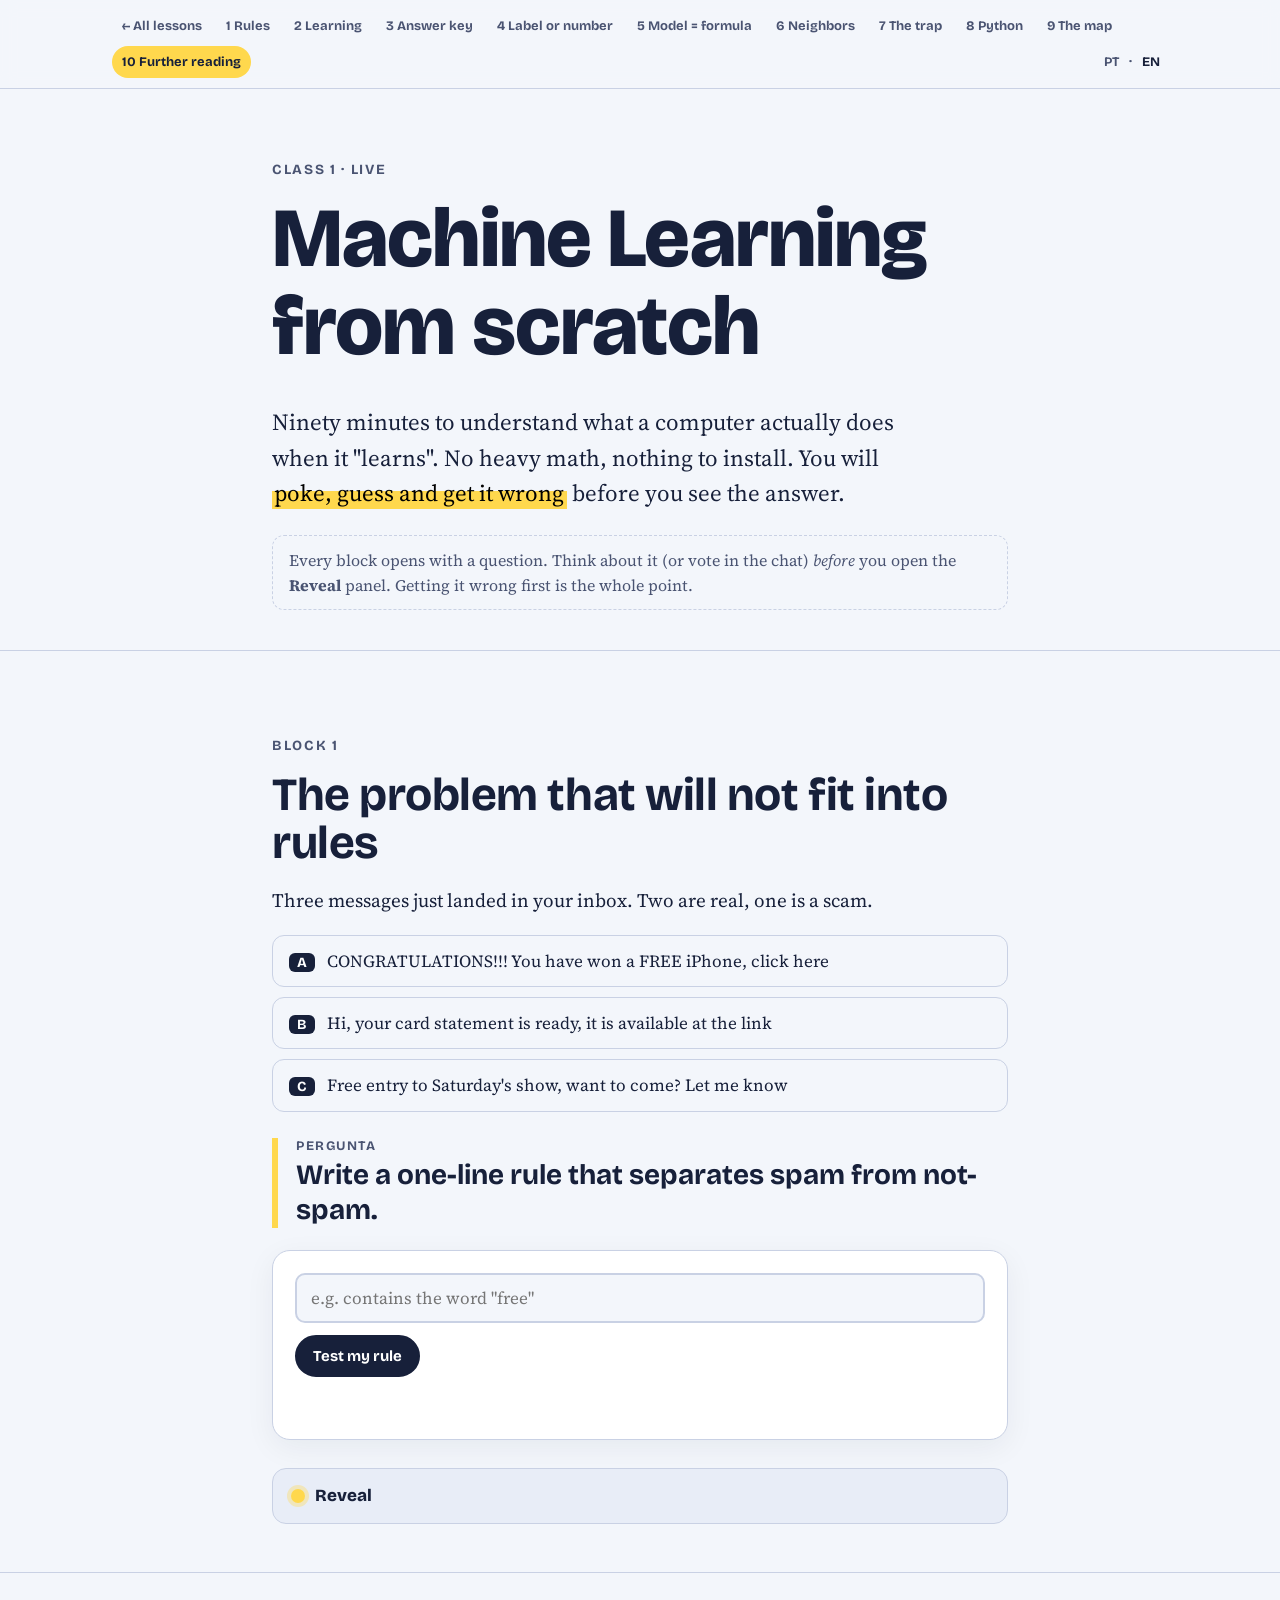
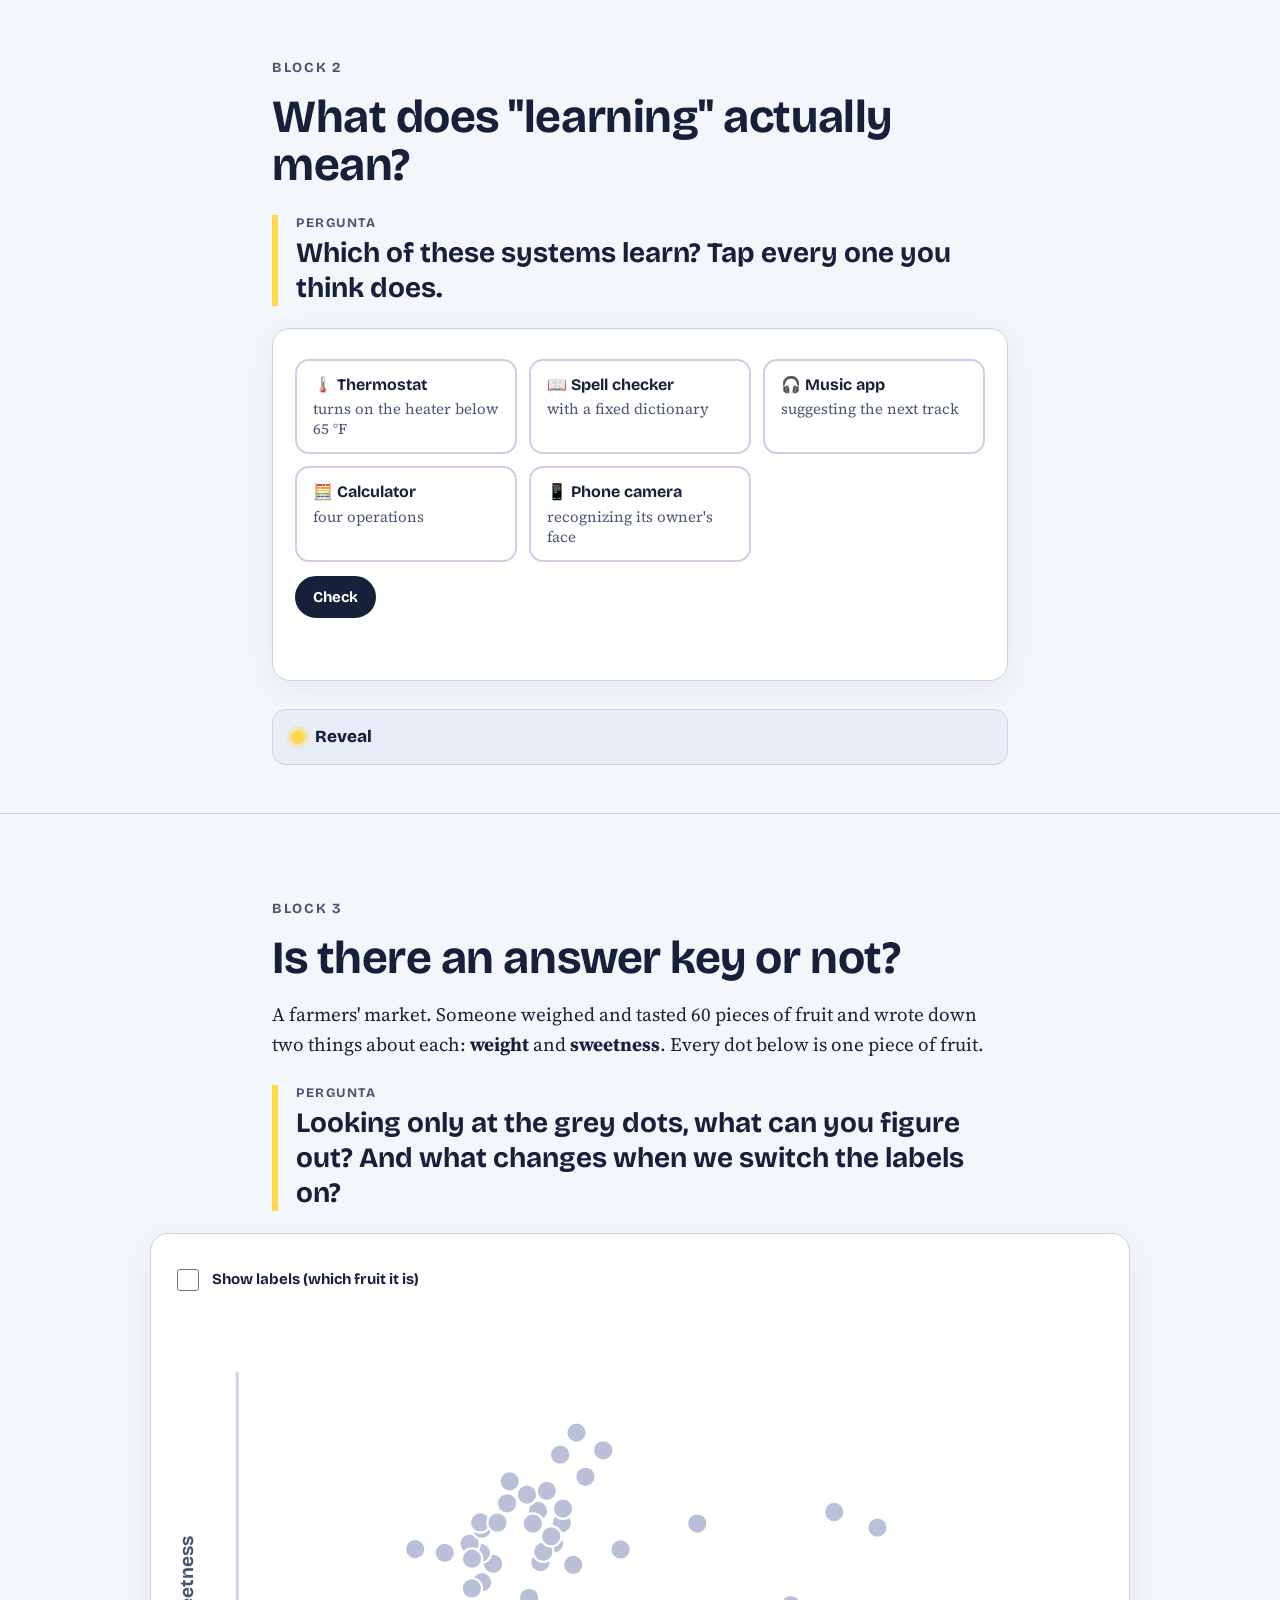
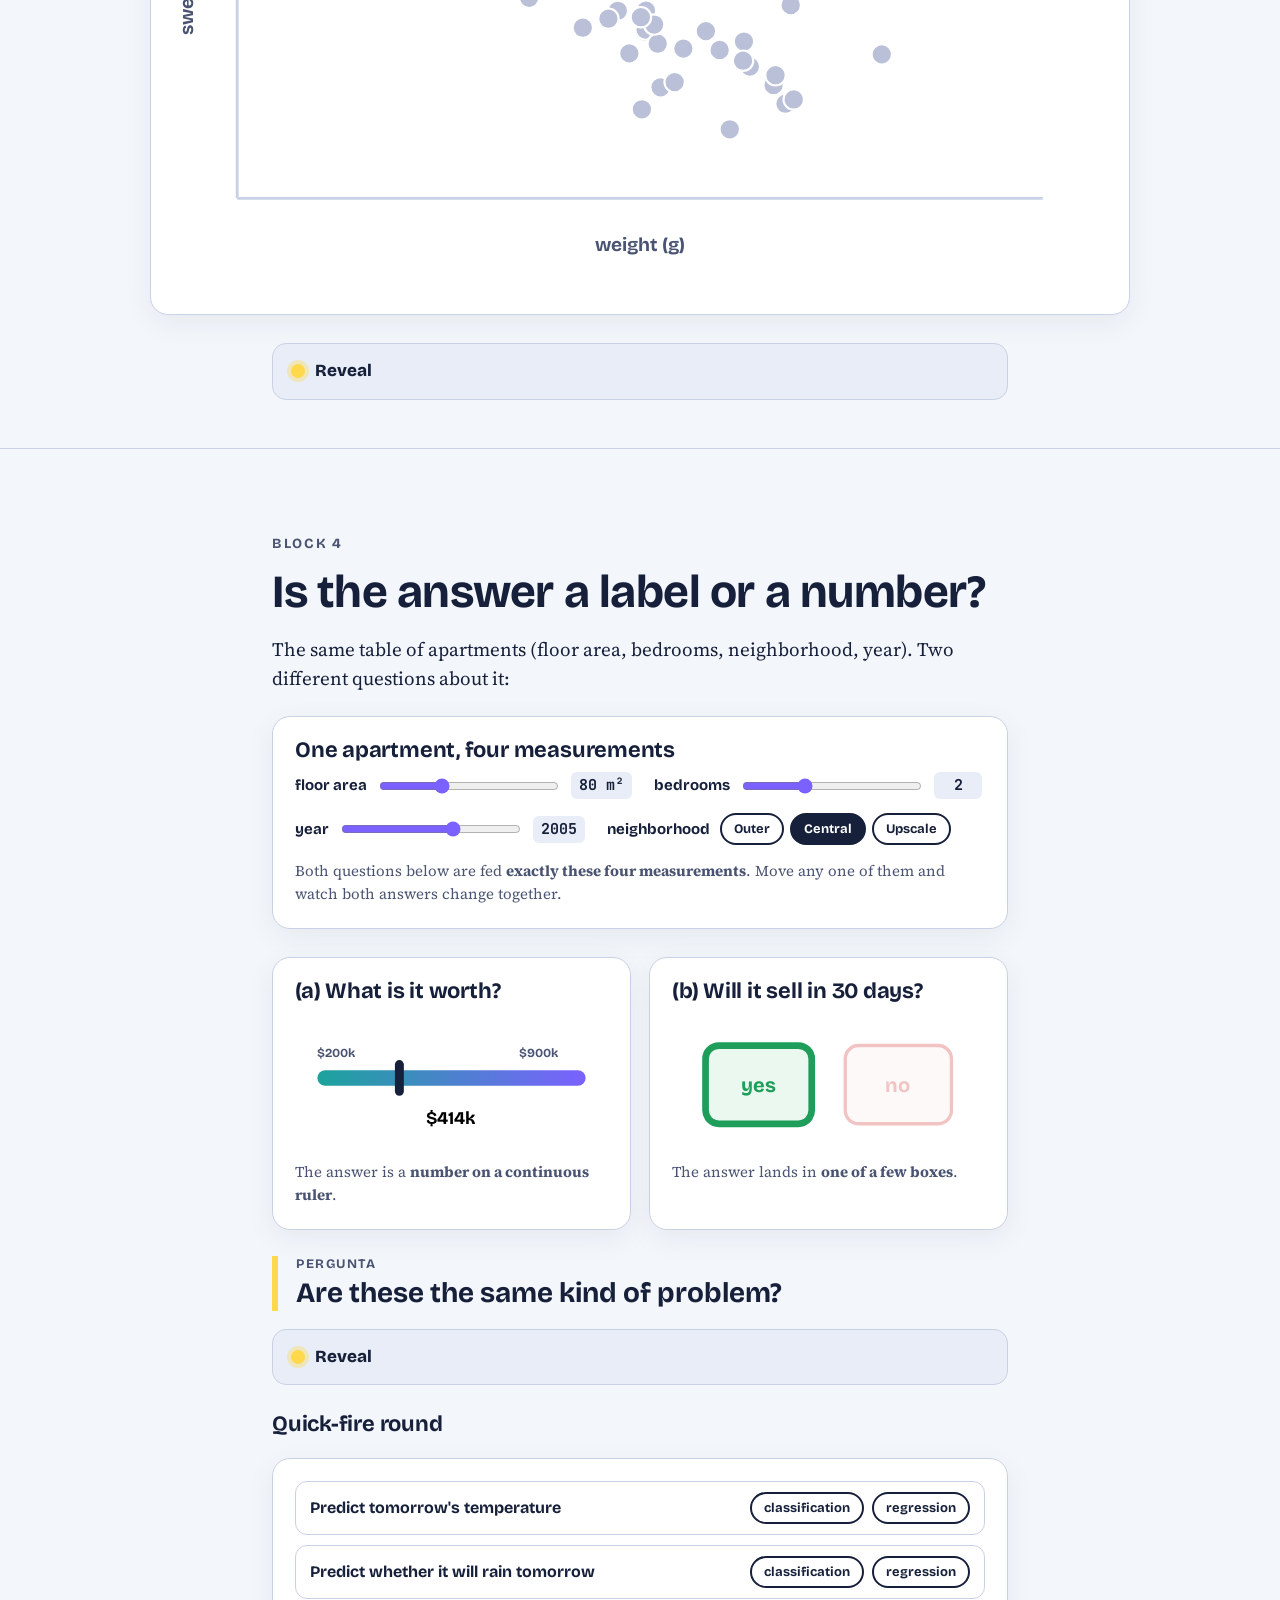
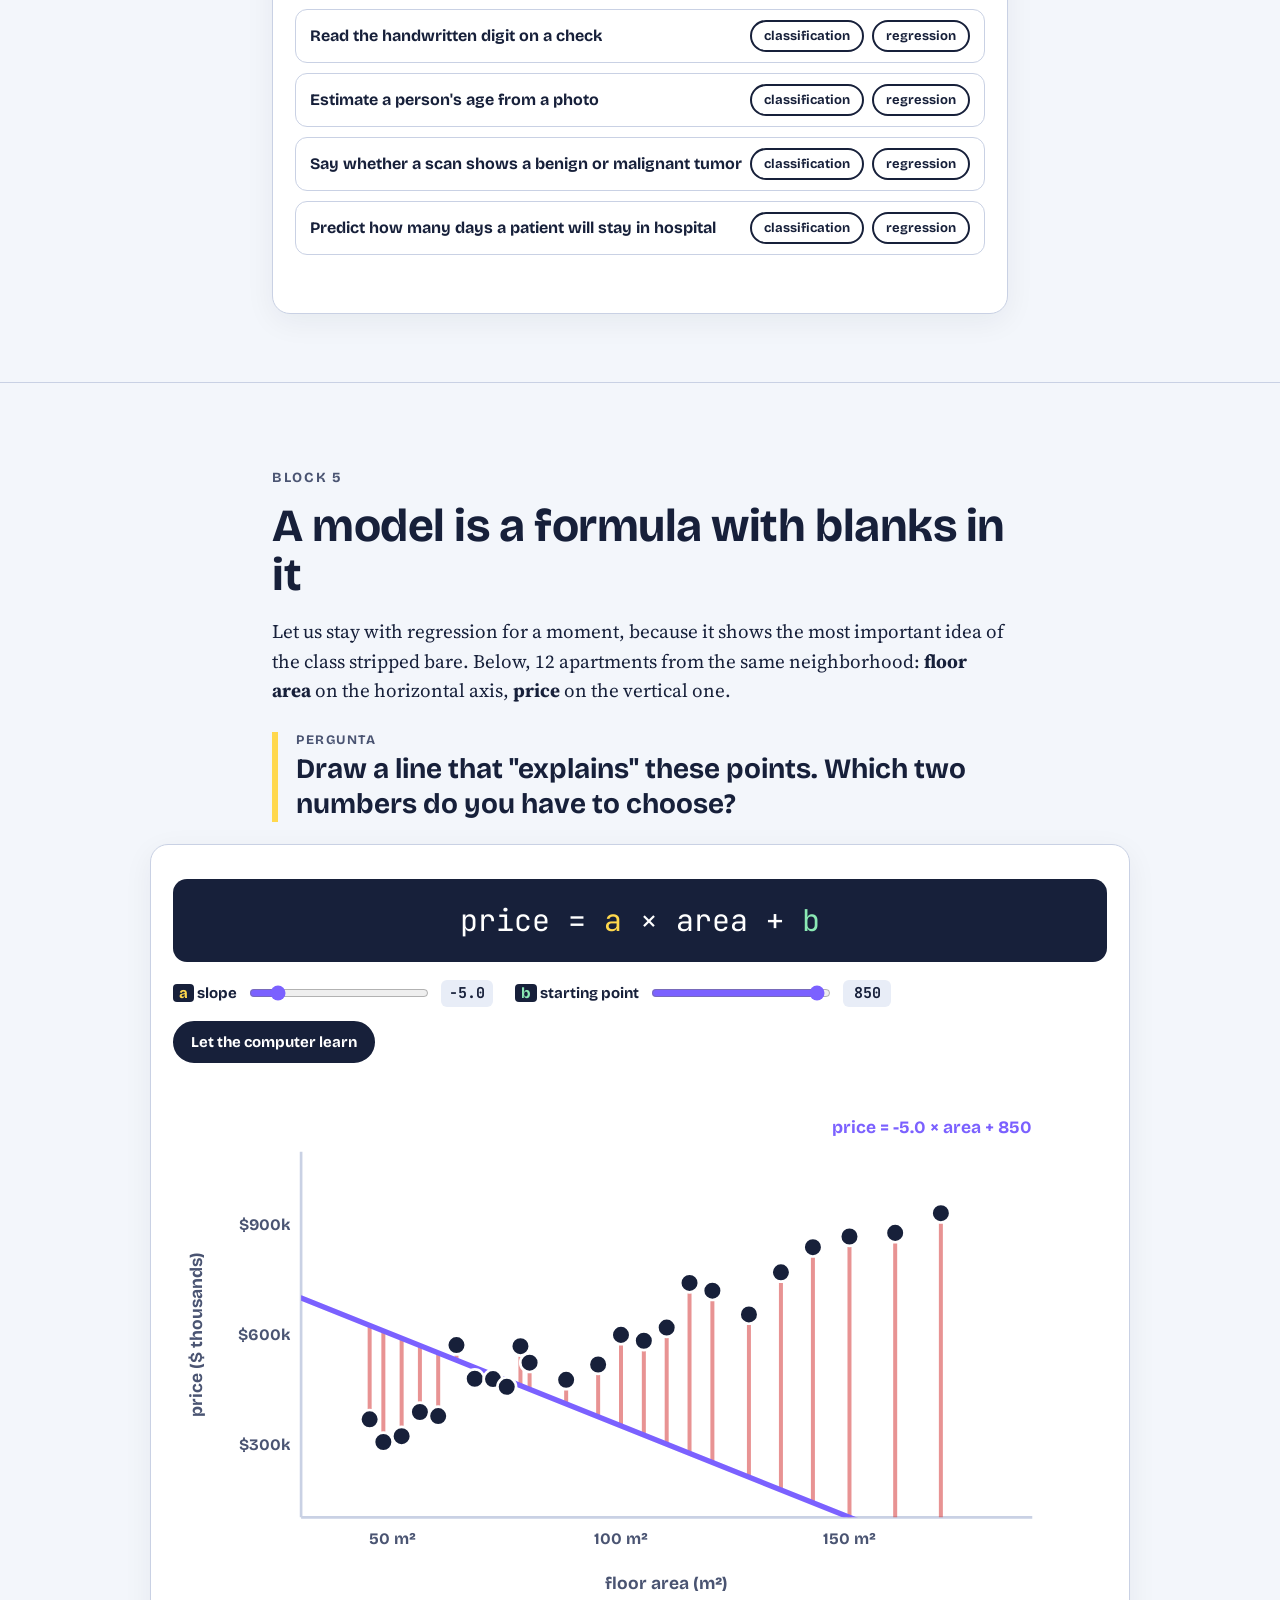
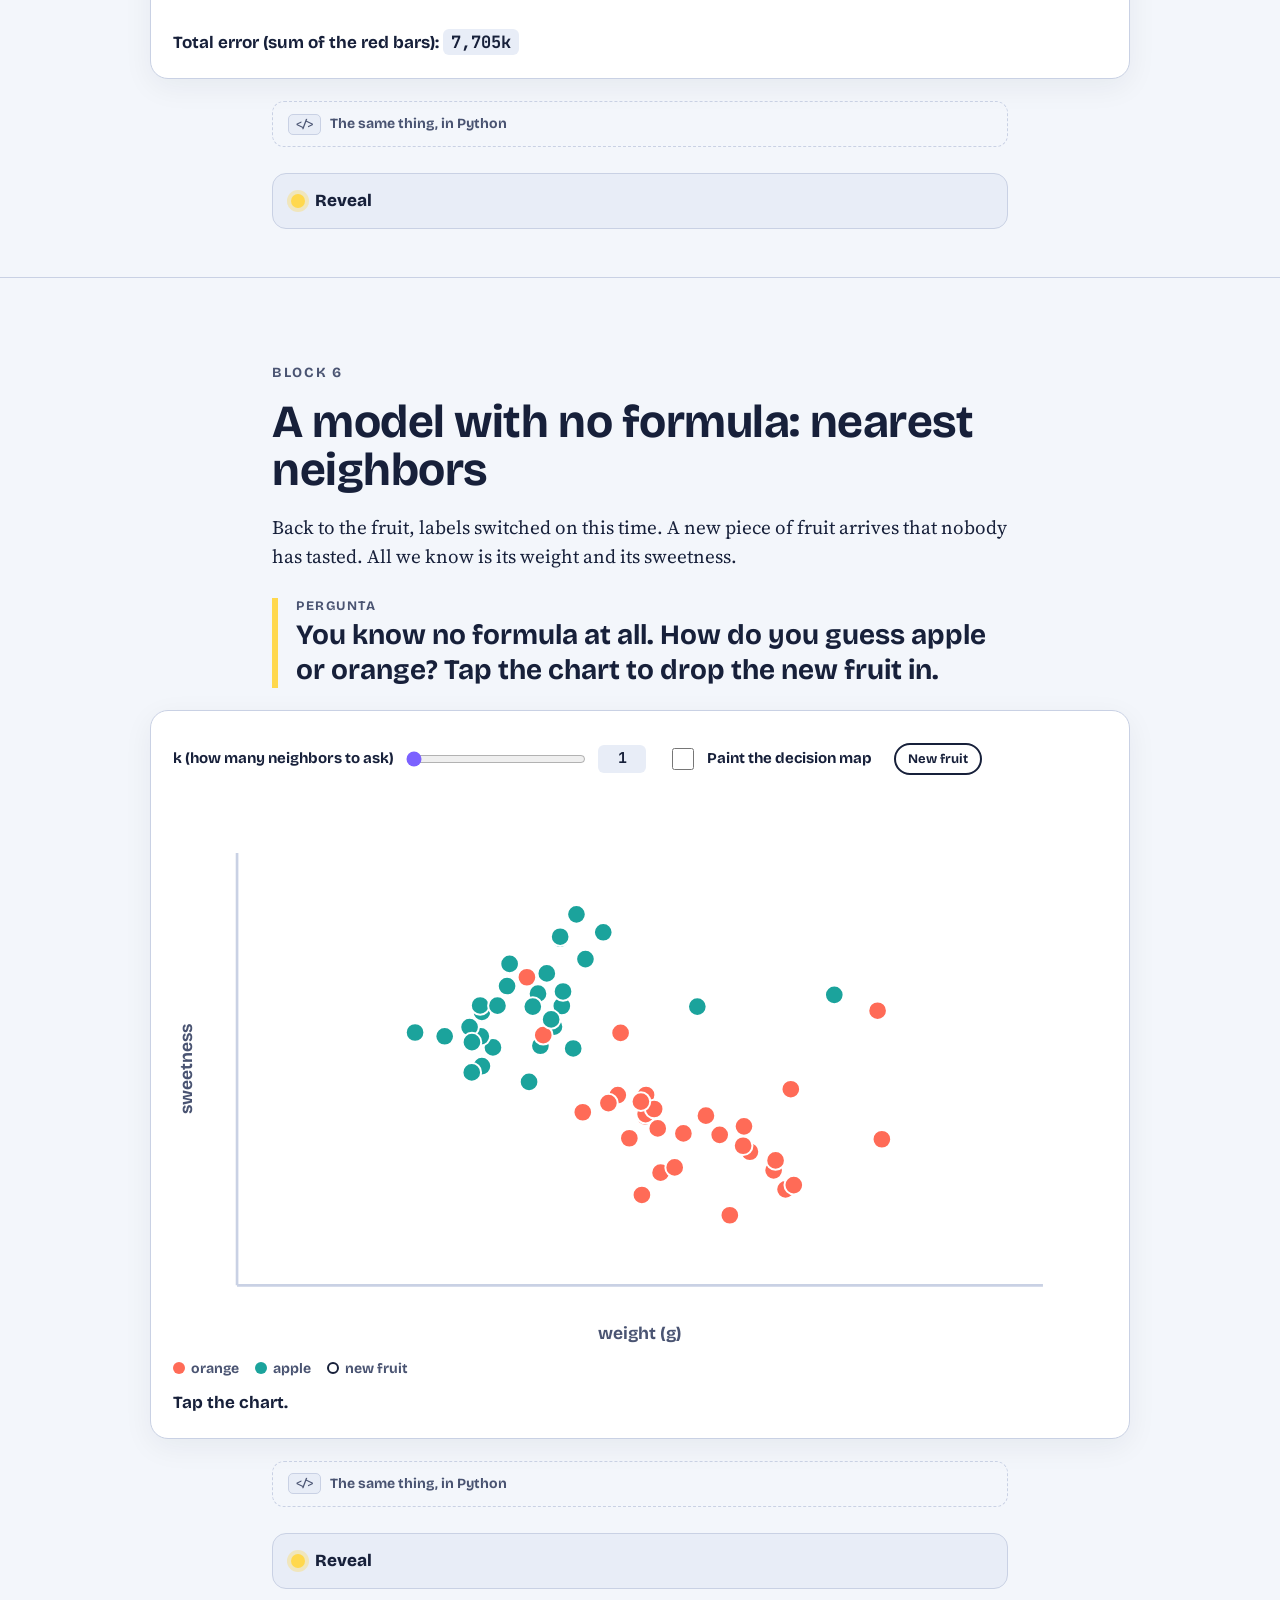
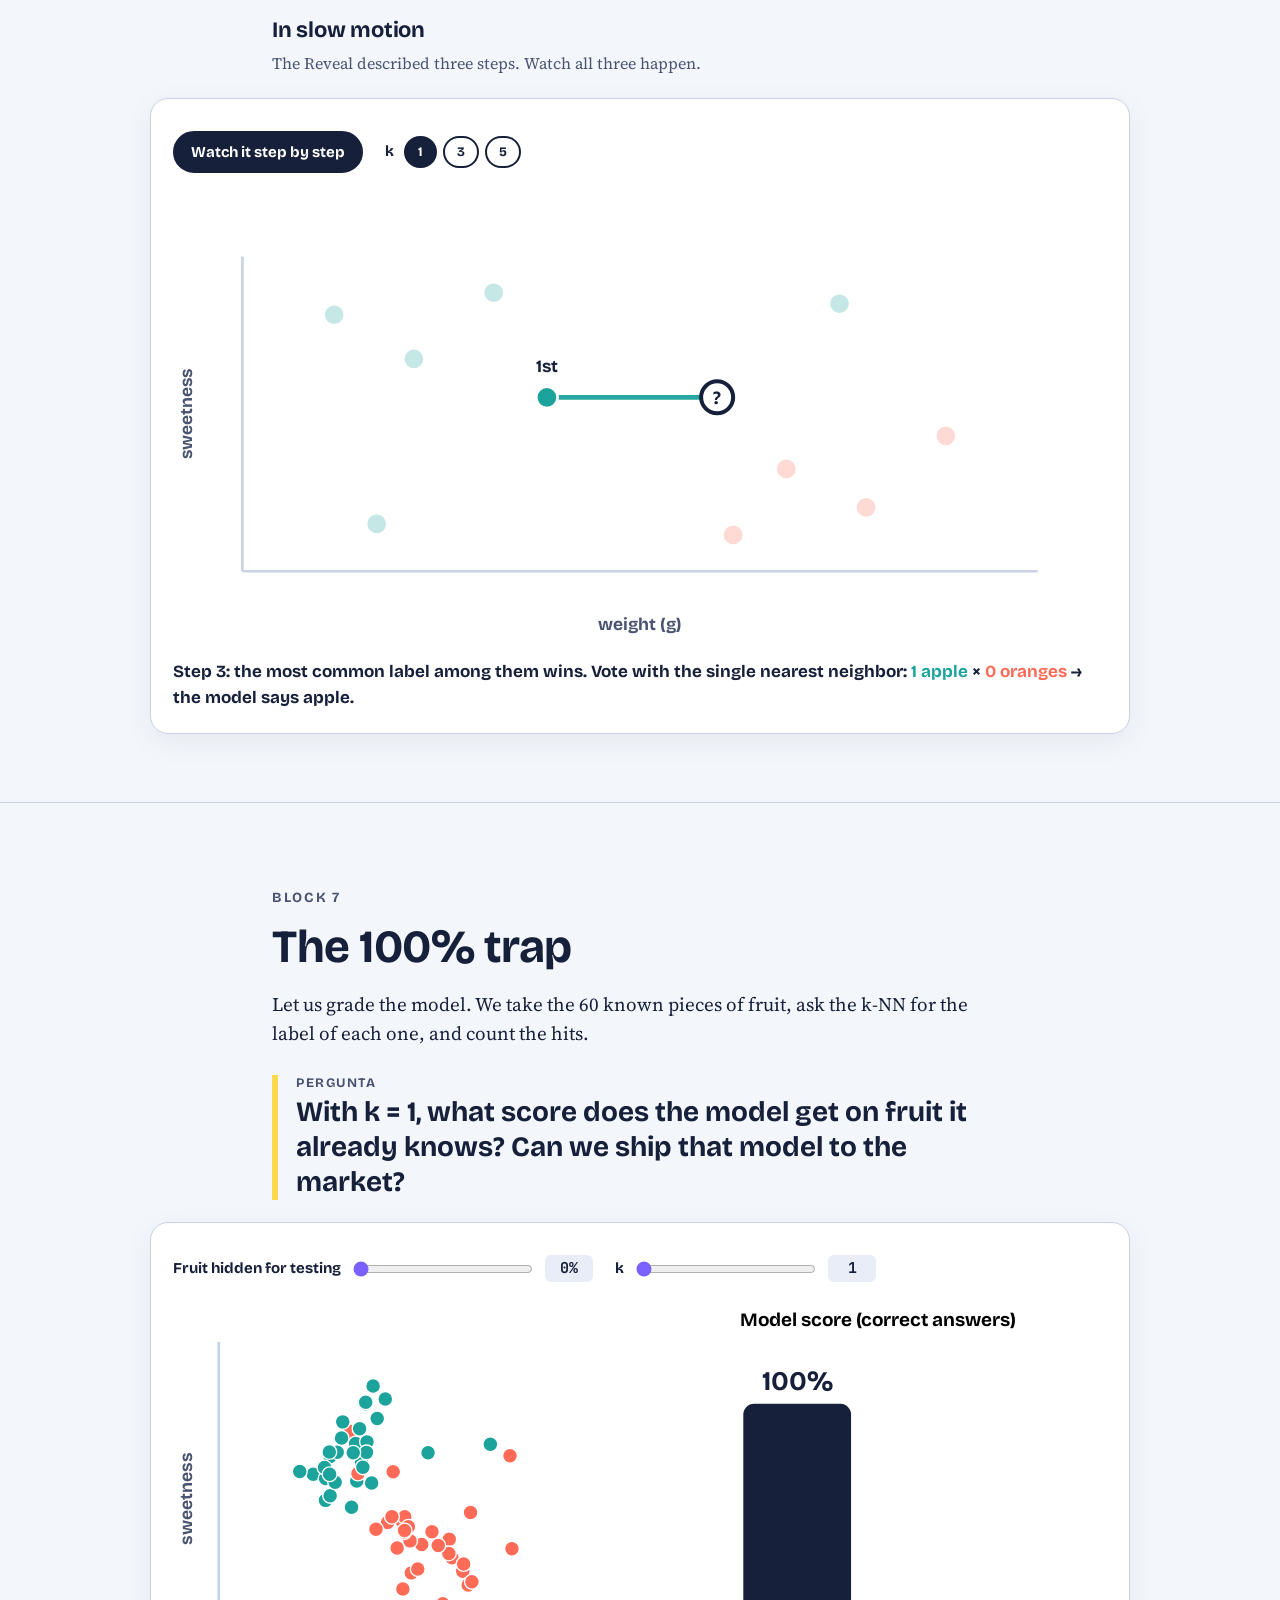
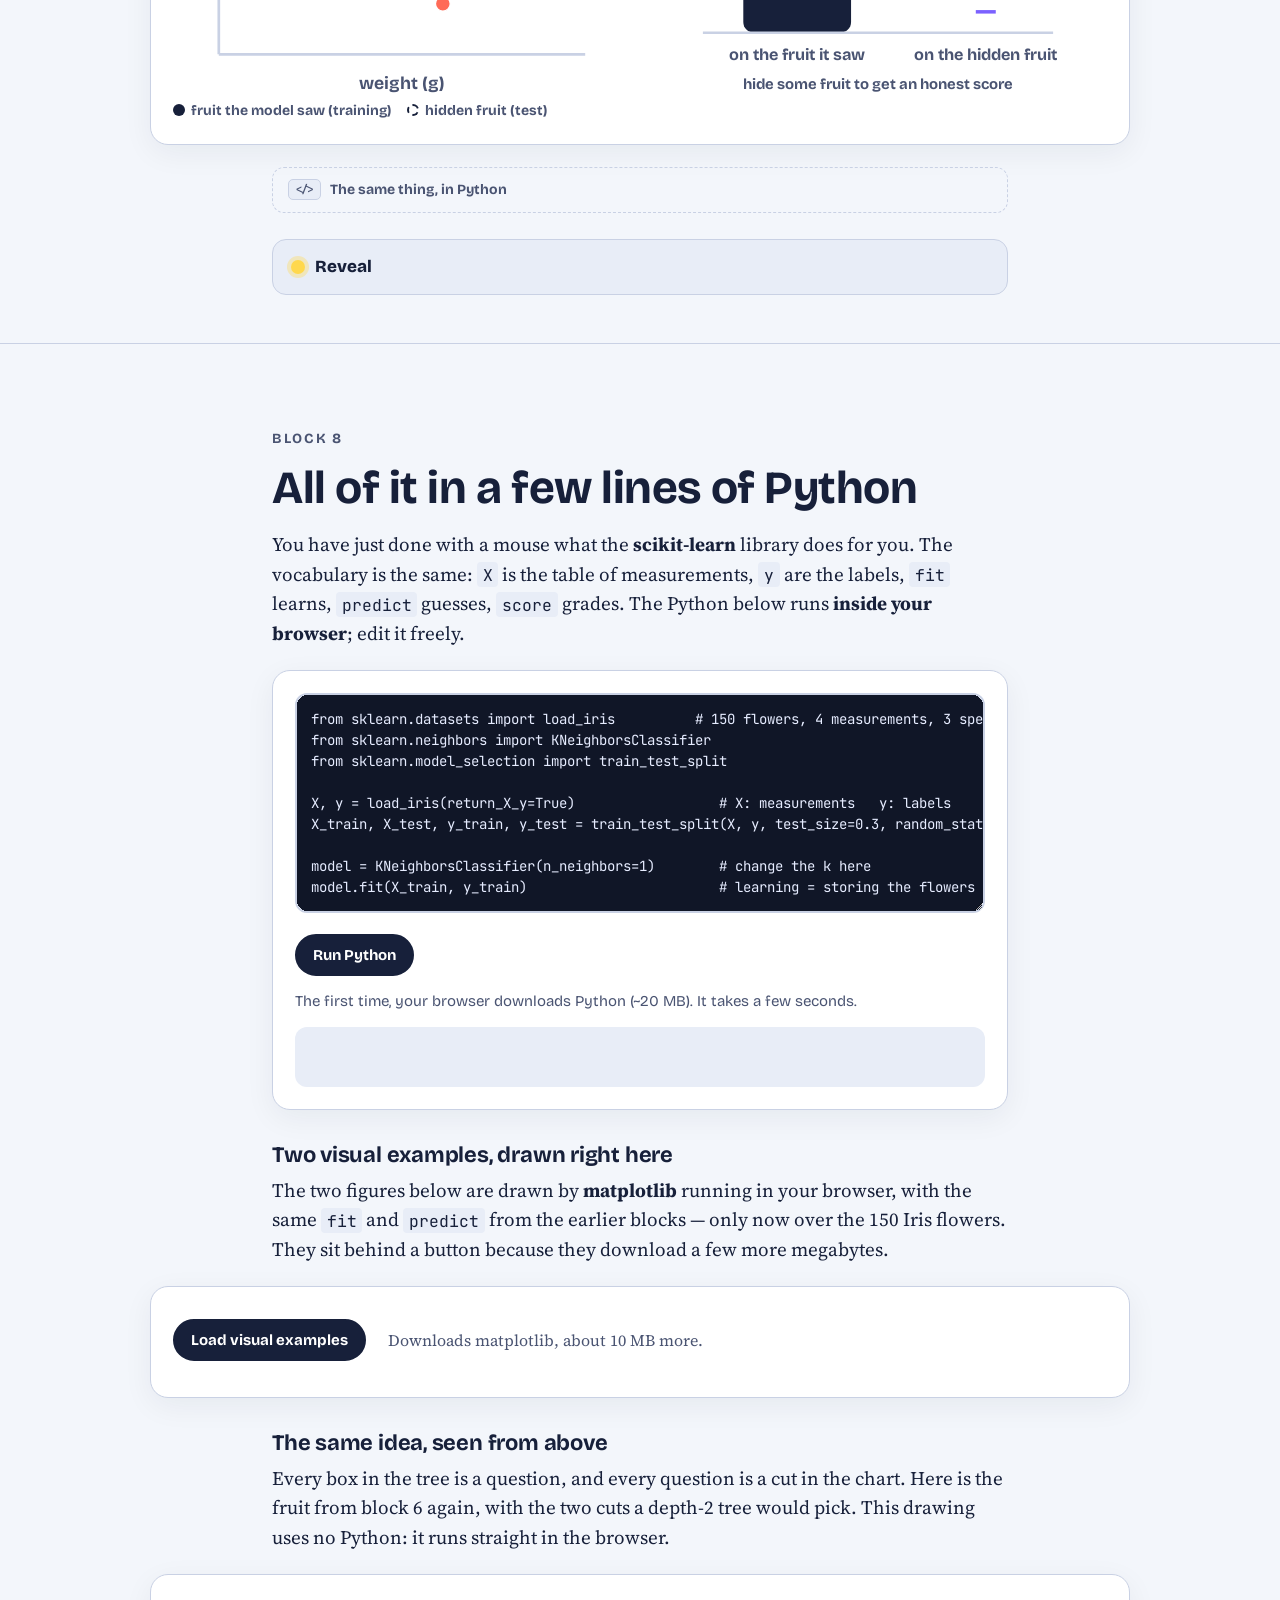
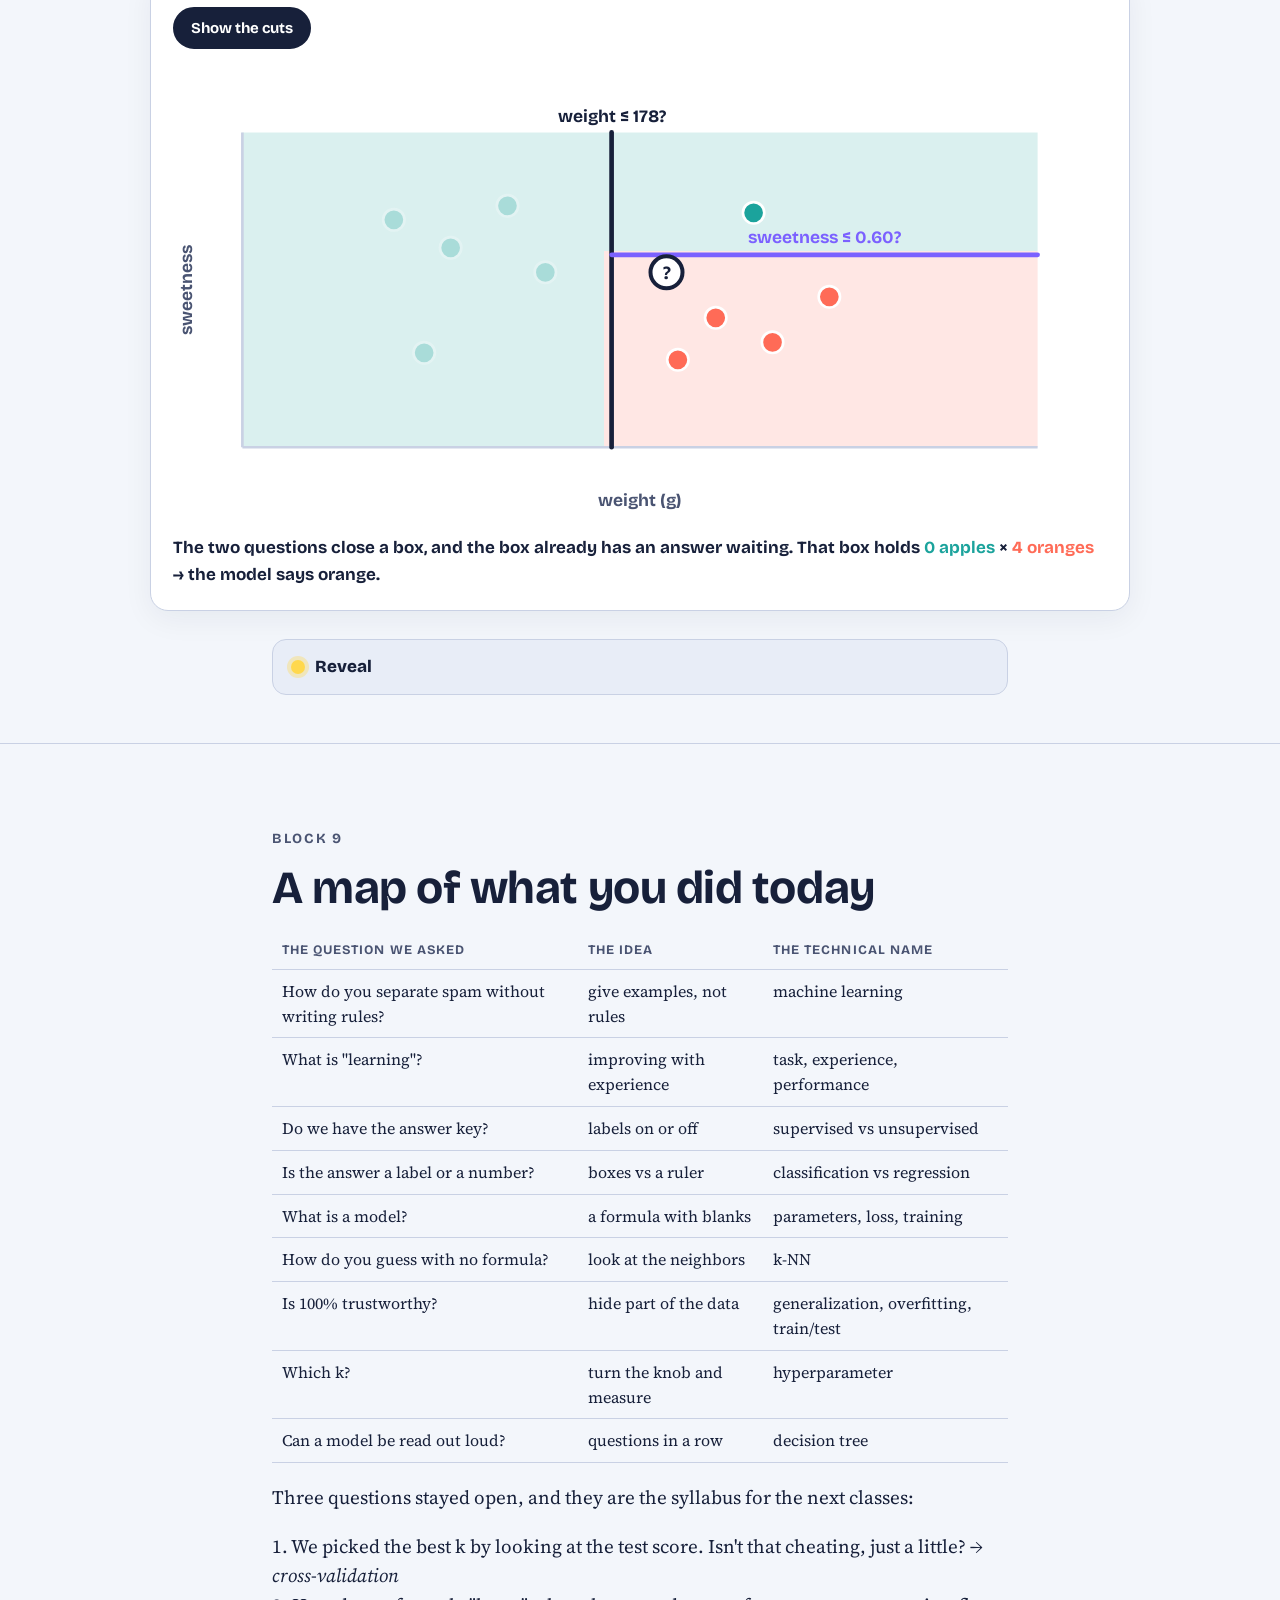
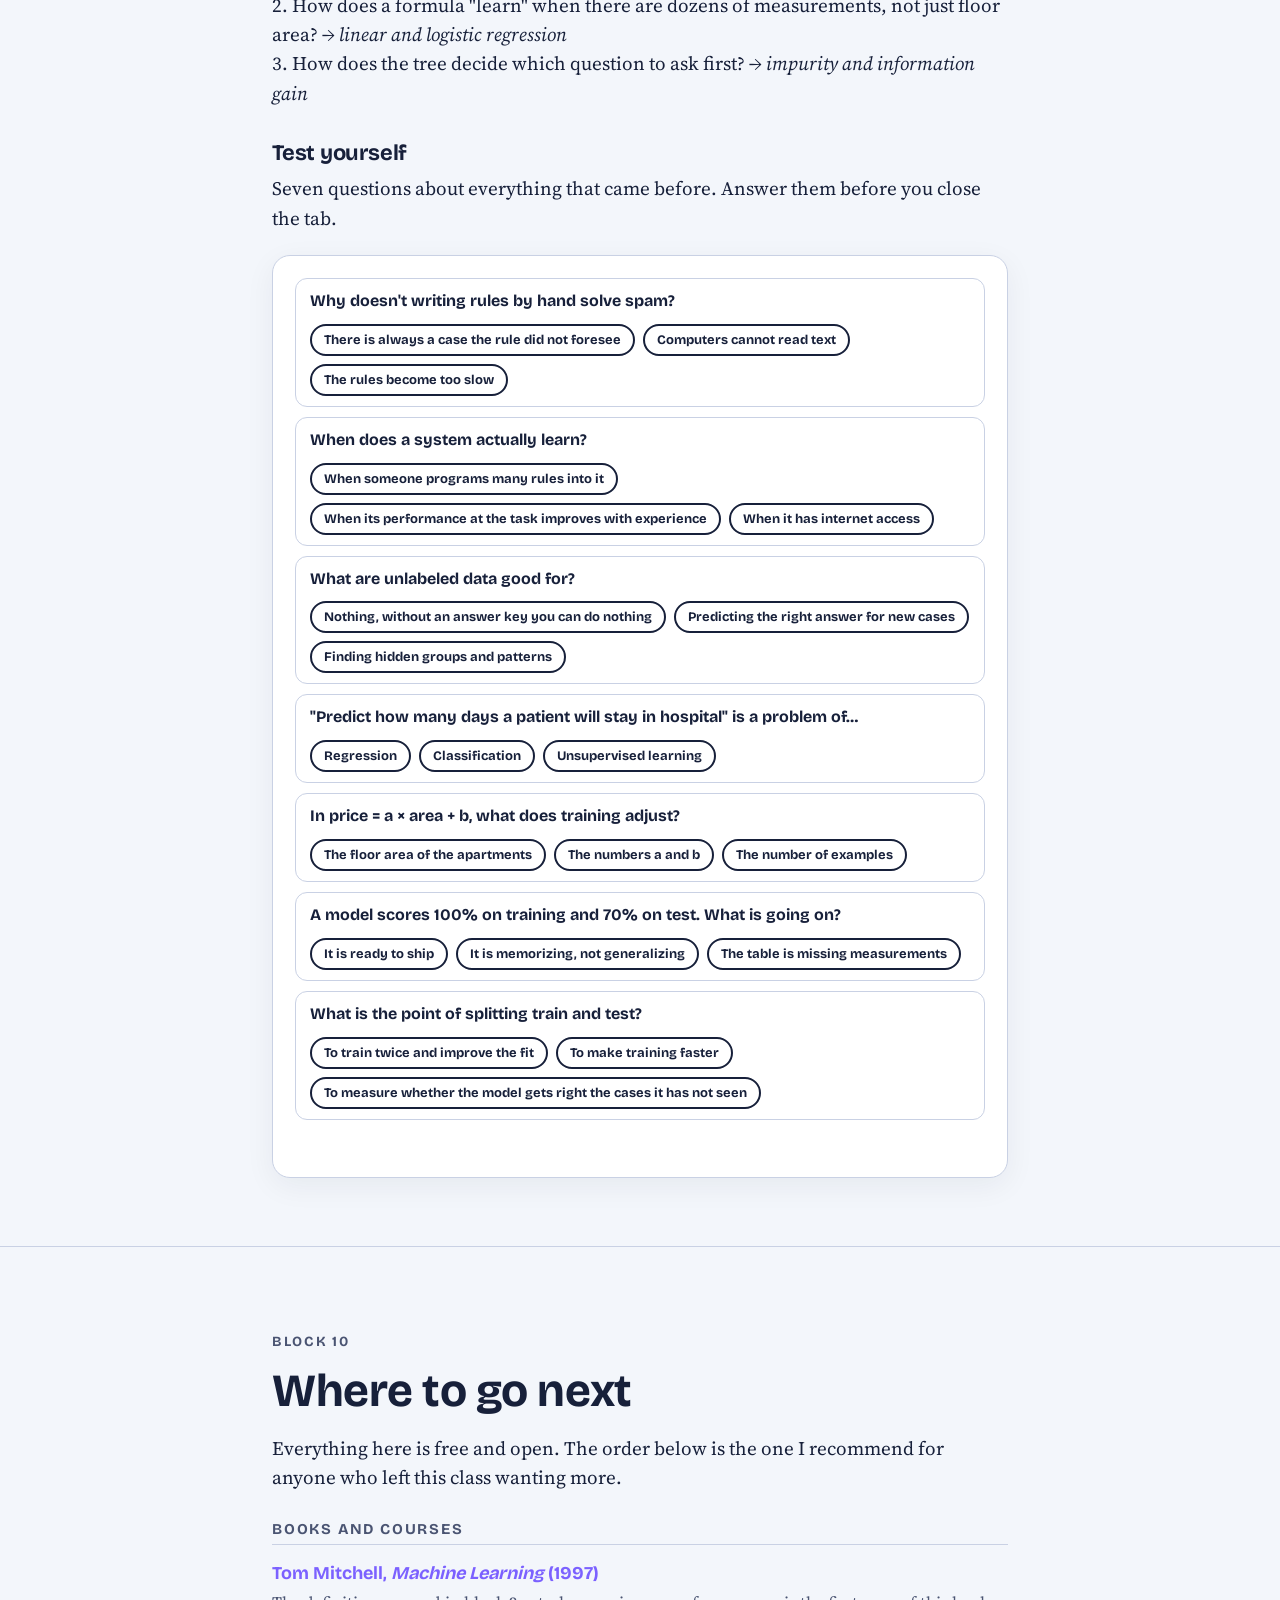
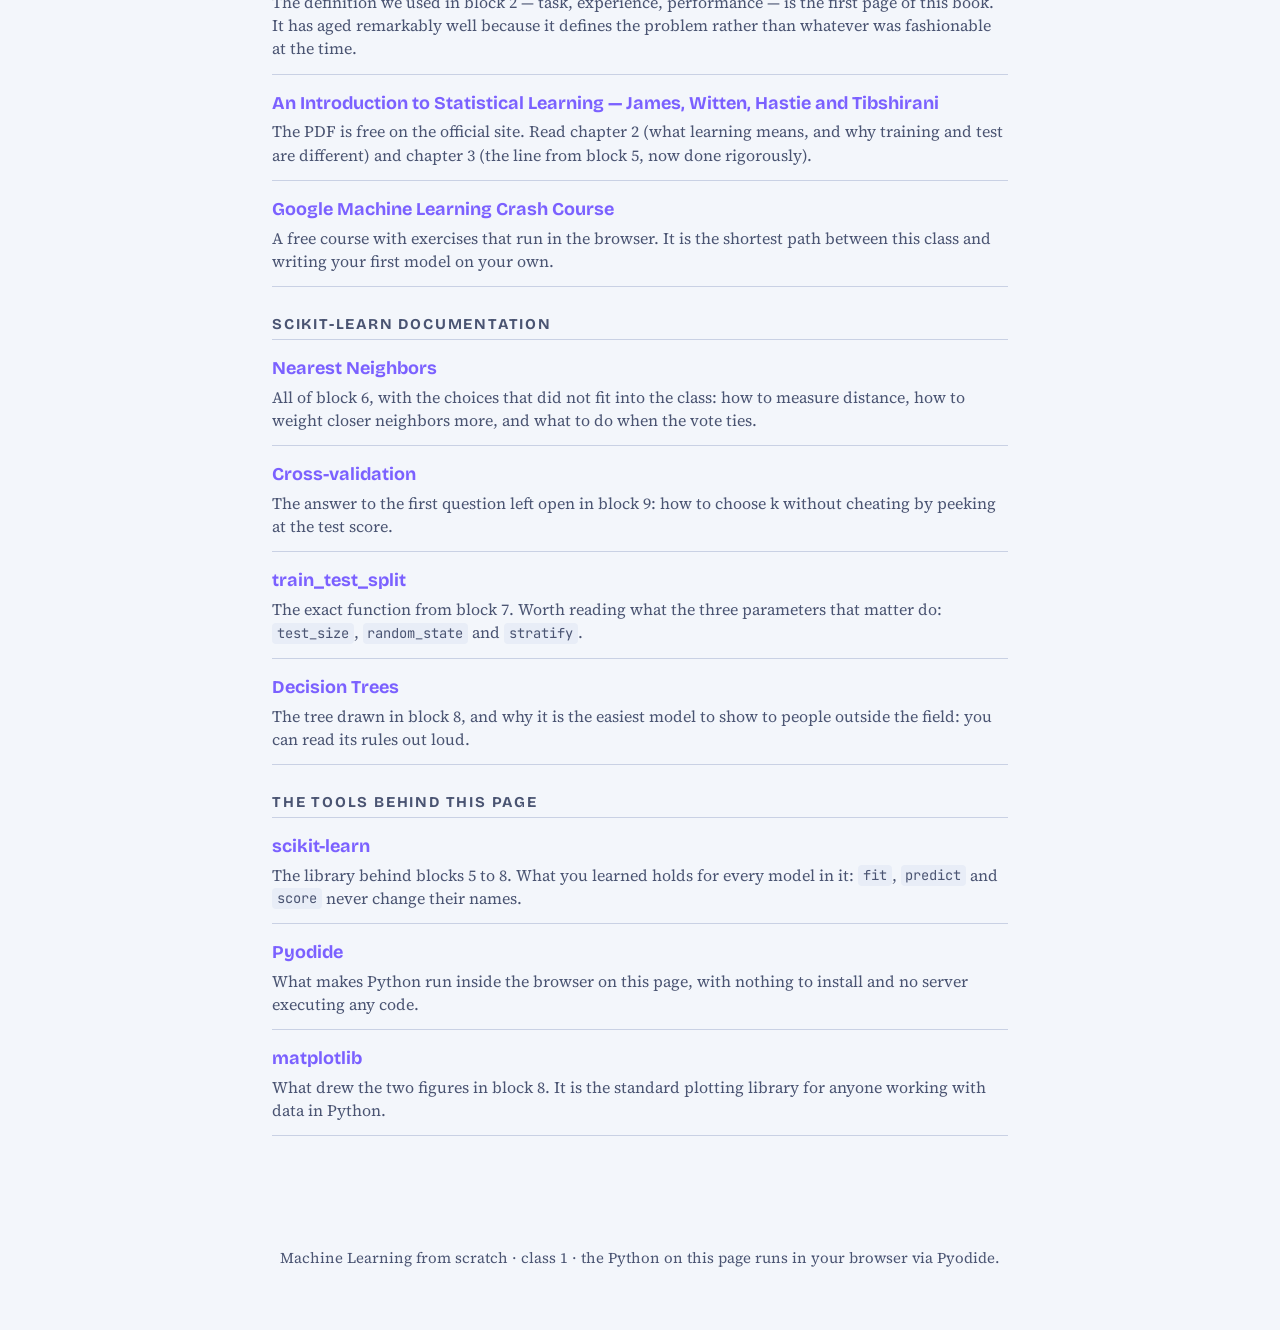
<file: site/aulas/ml-intro/en/index.html>
<!DOCTYPE html>
<html lang="en">
<head>
<meta charset="utf-8">
<meta name="viewport" content="width=device-width, initial-scale=1">
<title>Machine Learning from scratch — an interactive class</title>
<meta name="description" content="An interactive machine learning class for absolute beginners: ten blocks of widgets to poke, get wrong, and only then see the answer. Runs in the browser, nothing to install.">
<meta property="og:type" content="article">
<meta property="og:title" content="Machine Learning from scratch">
<meta property="og:description" content="Ninety minutes to understand what a computer does when it learns. No heavy math, nothing to install.">
<meta property="og:locale" content="en_US">
<meta property="og:locale:alternate" content="pt_BR">
<meta property="og:url" content="https://drlima.github.io/aulas/aulas/ml-intro/en/">
<link rel="alternate" hreflang="pt-BR" href="../">
<link rel="alternate" hreflang="en" href="./">
<link rel="alternate" hreflang="x-default" href="../">
<link rel="preconnect" href="https://fonts.googleapis.com">
<link href="https://fonts.googleapis.com/css2?family=Bricolage+Grotesque:opsz,wght@12..96,500;12..96,700;12..96,800&family=Source+Serif+4:ital,opsz,wght@0,8..60,400;0,8..60,600;1,8..60,400&family=JetBrains+Mono:wght@400;600&display=swap" rel="stylesheet">
<link rel="stylesheet" href="../../../assets/base.css">
<link rel="stylesheet" href="../../../assets/aula.css">
<link rel="stylesheet" href="../assets/extra.css">
</head>
<body>

<nav class="map" aria-label="Class map"><div class="wrap">
<a class="home" href="../../../en/" hreflang="en">← All lessons</a><a href="#s1">1 Rules</a><a href="#s2">2 Learning</a><a href="#s3">3 Answer key</a><a href="#s4">4 Label or number</a><a href="#s5">5 Model = formula</a><a href="#s6">6 Neighbors</a><a href="#s7">7 The trap</a><a href="#s8">8 Python</a><a href="#s9">9 The map</a><a href="#s10">10 Further reading</a><span class="lang"><a href="../" hreflang="pt-BR">PT</a> · <strong>EN</strong></span>
</div></nav>

<header class="hero"><div class="wrap">
<div class="eyebrow">Class 1 · live</div>
<h1>Machine Learning<br>from scratch</h1>
<p class="lead">Ninety minutes to understand what a computer actually does when it "learns". No heavy math, nothing to install. You will <mark>poke, guess and get it wrong</mark> before you see the answer.</p>
<div class="note">Every block opens with a question. Think about it (or vote in the chat) <em>before</em> you open the <strong>Reveal</strong> panel. Getting it wrong first is the whole point.</div>
</div></header>

<section class="block" id="s1"><div class="wrap">
<div class="eyebrow">Block 1</div>
<h2>The problem that will not fit into rules</h2>
<p>Three messages just landed in your inbox. Two are real, one is a scam.</p>
<div class="mail"><b>A</b> CONGRATULATIONS!!! You have won a FREE iPhone, click here</div>
<div class="mail"><b>B</b> Hi, your card statement is ready, it is available at the link</div>
<div class="mail"><b>C</b> Free entry to Saturday's show, want to come? Let me know</div>
<div class="q">Write a one-line rule that separates spam from not-spam.</div>
<div class="widget">
  <input type="text" id="rule" placeholder='e.g. contains the word "free"'>
  <div class="ctrls" style="margin-top:12px"><button id="ruleBtn">Test my rule</button></div>
  <div class="out" id="ruleOut"></div>
</div>
<details class="reveal"><summary>Reveal</summary><div class="in">
<p>Every rule has a counter-example sitting right there. "Contains free"? Message C is from your friend. "Has a link"? B is from your bank. "All caps"? What about that urgent email from work?</p>
<p>You just did what engineers did for thirty years: <strong>write the rules by hand</strong>. And you found out why it fails: the world has more cases than any list can cover.</p>
<p><mark>Machine learning flips that logic around.</mark> Instead of writing the rule, we hand over examples and let the computer find the rule on its own. The rest of this class turns that sentence into something precise.</p>
</div></details>
</div></section>

<section class="block" id="s2"><div class="wrap">
<div class="eyebrow">Block 2</div>
<h2>What does "learning" actually mean?</h2>
<div class="q">Which of these systems learn? Tap every one you think does.</div>
<div class="widget">
<div class="cards" id="learnCards">
  <div class="card" data-ok="0">🌡️ Thermostat<small>turns on the heater below 65 °F</small></div>
  <div class="card" data-ok="0">📖 Spell checker<small>with a fixed dictionary</small></div>
  <div class="card" data-ok="1">🎧 Music app<small>suggesting the next track</small></div>
  <div class="card" data-ok="0">🧮 Calculator<small>four operations</small></div>
  <div class="card" data-ok="1">📱 Phone camera<small>recognizing its owner's face</small></div>
</div>
<div class="ctrls"><button id="learnBtn">Check</button></div>
<div class="out" id="learnOut"></div>
</div>
<details class="reveal"><summary>Reveal</summary><div class="in">
<p>Only the <strong>music app</strong> and the <strong>camera</strong> learn. The test is a precise one:</p>
<p><mark>A system learns when its performance at a task improves with experience.</mark> <span class="tag">Tom Mitchell, 1997</span></p>
<p>Today's thermostat is identical to yesterday's, no matter how many winters go by. Today's music app suggests different tracks than it did a month ago because it <em>saw more data</em>.</p>
<table><tr><th>Ingredient</th><th>Music app</th><th>Spam filter</th></tr>
<tr><td><strong>Task</strong> (what it does)</td><td>suggest the next track</td><td>separate spam</td></tr>
<tr><td><strong>Experience</strong> (what it sees)</td><td>tracks played and skipped</td><td>emails users already flagged</td></tr>
<tr><td><strong>Performance</strong> (how we measure)</td><td>how many suggestions you listened to all the way</td><td>% of emails filed correctly</td></tr></table>
<p>Any time you get lost in this class, the rescue question is: <em>"is this the task, the experience or the performance?"</em></p>
</div></details>
</div></section>

<section class="block" id="s3"><div class="wrap">
<div class="eyebrow">Block 3</div>
<h2>Is there an answer key or not?</h2>
<p>A farmers' market. Someone weighed and tasted 60 pieces of fruit and wrote down two things about each: <strong>weight</strong> and <strong>sweetness</strong>. Every dot below is one piece of fruit.</p>
<div class="q">Looking only at the grey dots, what can you figure out? And what changes when we switch the labels on?</div>
<div class="widget wide">
<div class="ctrls"><label><input type="checkbox" id="lblToggle"> Show labels (which fruit it is)</label></div>
<svg id="svgLabels" viewBox="0 0 640 380" width="100%" aria-label="Fruit chart"></svg>
<div class="legend" id="lblLegend" style="visibility:hidden"><span><i class="dot" style="background:var(--coral)"></i>orange</span><span><i class="dot" style="background:var(--teal)"></i>apple</span></div>
</div>
<details class="reveal"><summary>Reveal</summary><div class="in">
<p><strong>Without labels</strong> you can still see something: the dots fall into two clumps. You can say "there seem to be two kinds of fruit here", but you cannot say <em>which</em>. That is <strong>unsupervised learning</strong>: finding hidden structure with no answer key.</p>
<p><strong>With labels</strong>, the problem changes character. Now we can learn the relationship between the measurements and the name, and <em>predict</em> the label of a new piece of fruit. That is <strong>supervised learning</strong>: the data comes with the right answer attached.</p>
<table><tr><th></th><th>Answer key?</th><th>Task</th><th>Examples</th></tr>
<tr><td><strong>Supervised</strong></td><td>yes</td><td>learn <code>input → answer</code></td><td>spam, diagnosis, price forecasting, speech recognition</td></tr>
<tr><td><strong>Unsupervised</strong></td><td>no</td><td>find groups and patterns</td><td>customer segments, unusual fraud, grouping news stories</td></tr></table>
<p>There is a third family, <strong>reinforcement learning</strong> (learning by trial and reward, as in games and robotics). This class stays in supervised learning, where most everyday applications live.</p>
<p>One piece is missing. The fruit already arrived as numbers &mdash; weight and sweetness &mdash; but the three messages in block 1 were plain text. How would a model look at them? Like this:</p>
<table><tr><th>Message</th><th># of "!"</th><th>has a link</th><th>words in caps</th><th>spam?</th></tr>
<tr><td><strong>A</strong> FREE iPhone</td><td>3</td><td>0</td><td>2</td><td>yes</td></tr>
<tr><td><strong>B</strong> card statement</td><td>0</td><td>1</td><td>0</td><td>no</td></tr>
<tr><td><strong>C</strong> Saturday's show</td><td>0</td><td>0</td><td>0</td><td>no</td></tr></table>
<p>Every message became a row of three numbers plus the label, exactly the shape of the fruit table. <mark>All data has to become numbers before any model; this is called representation.</mark> Deciding <em>which</em> numbers to pull out is half the work, and it is a human decision: notice that the table above already threw away who sent the message, the time of day, the language.</p>
<p>And a warning that holds for the rest of the class: <strong>a model learns what the examples show, including the mistakes of whoever labeled them</strong>. If the person who flagged the emails mixed up promotions with scams, the model will mix them up too.</p>
</div></details>
</div></section>

<section class="block" id="s4"><div class="wrap">
<div class="eyebrow">Block 4</div>
<h2>Is the answer a label or a number?</h2>
<p>The same table of apartments (floor area, bedrooms, neighborhood, year). Two different questions about it:</p>
<div class="widget">
<h3>One apartment, four measurements</h3>
<div class="ctrls">
<label>floor area <input type="range" id="ftArea" min="40" max="160" step="5" value="80"> <span class="val" id="vArea">80 m²</span></label>
<label>bedrooms <input type="range" id="ftRooms" min="1" max="4" step="1" value="2"> <span class="val" id="vRooms">2</span></label>
<label>year <input type="range" id="ftYear" min="1970" max="2025" step="1" value="2005"> <span class="val" id="vYear">2005</span></label>
<label>neighborhood <span class="seg" id="ftHood" role="group" aria-label="neighborhood"><button class="ghost small" aria-pressed="false">Outer</button><button class="ghost small" aria-pressed="true">Central</button><button class="ghost small" aria-pressed="false">Upscale</button></span></label>
</div>
<p style="font-size:15px;color:var(--ink-2);margin:4px 0 0">Both questions below are fed <strong>exactly these four measurements</strong>. Move any one of them and watch both answers change together.</p>
</div>
<div class="two">
<div class="widget" style="margin:0"><h3>(a) What is it worth?</h3>
<svg viewBox="0 0 280 120" width="100%"><defs><linearGradient id="g1" x1="0" x2="1"><stop offset="0" stop-color="#1BA39C"/><stop offset="1" stop-color="#7B61FF"/></linearGradient></defs>
<rect x="20" y="52" width="240" height="14" rx="7" fill="url(#g1)"/><g id="priceKnob"><rect x="146" y="43" width="8" height="32" rx="4" fill="#17203A"/></g>
<text x="20" y="40" font-size="11" fill="#4A5472">$200k</text><text x="200" y="40" font-size="11" fill="#4A5472">$900k</text>
<text id="priceTxt" x="140" y="100" font-size="16" text-anchor="middle">$480k</text></svg>
<p style="font-size:15px;color:var(--ink-2);margin:6px 0 0">The answer is a <strong>number on a continuous ruler</strong>.</p></div>
<div class="widget" style="margin:0"><h3>(b) Will it sell in 30 days?</h3>
<svg viewBox="0 0 280 120" width="100%">
<g id="binA" class="answer"><rect x="30" y="30" width="95" height="70" rx="12" fill="#EAF8F0" stroke="#1E9E5A" stroke-width="3"/><text x="77" y="72" font-size="18" text-anchor="middle" fill="#1E9E5A">yes</text></g>
<g id="binB" class="answer"><rect x="155" y="30" width="95" height="70" rx="12" fill="#FDEDED" stroke="#D63B3B" stroke-width="3"/><text x="202" y="72" font-size="18" text-anchor="middle" fill="#D63B3B">no</text></g></svg>
<p style="font-size:15px;color:var(--ink-2);margin:6px 0 0">The answer lands in <strong>one of a few boxes</strong>.</p></div>
</div>
<div class="q" style="margin-top:26px">Are these the same kind of problem?</div>
<details class="reveal"><summary>Reveal</summary><div class="in">
<p>The <strong>input</strong> is identical. What changes is the <strong>type of output</strong>:</p>
<p>(a) a continuous number → <mark>regression</mark> · (b) one category out of a few → <mark>classification</mark></p>
<p>The distinction lives entirely in the output. It is not that "regression is more mathematical", nor that "regression takes numbers as input". There is only one question: <em>is the answer a label or a quantity?</em></p>
</div></details>
<h3 style="margin-top:28px">Quick-fire round</h3>
<div class="widget"><div class="quiz" id="quiz"></div><div class="out" id="quizOut"></div></div>
</div></section>

<section class="block" id="s5"><div class="wrap">
<div class="eyebrow">Block 5</div>
<h2>A model is a formula with blanks in it</h2>
<p>Let us stay with regression for a moment, because it shows the most important idea of the class stripped bare. Below, 12 apartments from the same neighborhood: <strong>floor area</strong> on the horizontal axis, <strong>price</strong> on the vertical one.</p>
<div class="q">Draw a line that "explains" these points. Which two numbers do you have to choose?</div>
<div class="widget wide">
<div class="formula">price = <span class="a">a</span> × area + <span class="b">b</span></div>
<div class="ctrls">
<label><span><span style="color:var(--marker);background:var(--ink);padding:0 6px;border-radius:4px">a</span> slope</span> <input type="range" id="slA" min="-8" max="16" step="0.1" value="-5"> <span class="val" id="vA">-5.0</span></label>
<label><span><span style="color:#8BE9B4;background:var(--ink);padding:0 6px;border-radius:4px">b</span> starting point</span> <input type="range" id="slB" min="-400" max="900" step="5" value="850"> <span class="val" id="vB">850</span></label>
<button id="fitBtn">Let the computer learn</button>
</div>
<svg id="svgReg" viewBox="0 0 700 400" width="100%" aria-label="Area versus price chart"></svg>
<div class="out">Total error (sum of the red bars): <span class="val" id="errV">—</span></div>
</div>
<details class="code"><summary>The same thing, in Python</summary><div class="in">
<p class="tie">The two sliders you moved are these two numbers. There is no button here: <code>fit</code> runs the same search that "let the computer learn" ran.</p>
<pre><code class="py">from sklearn.linear_model import LinearRegression

X = [[45], [52], [60], [68]]   # the floor area of each apartment
y = [310, 360, 395, 440]       # the price of each one

model = LinearRegression()
model.fit(X, y)                # searches for the best a and the best b

print(model.coef_[0])          # the "a" slider: the slope
print(model.intercept_)        # the "b" slider: the starting point</code></pre>
</div></details>
<details class="reveal"><summary>Reveal</summary><div class="in">
<p>You picked two numbers, <strong>a</strong> and <strong>b</strong>. While you moved them around you were trying to shrink the red bars: the gap between what the line <em>predicts</em> and what actually happened. That is exactly what a computer does when it "learns", only much faster and for thousands of numbers at once.</p>
<p><mark>A model is a formula with blanks in it. Learning is filling those blanks with the numbers that make the error smallest.</mark></p>
<p>This takes apart a common confusion: the computer does not "understand" apartments. It tunes numbers in a formula until the formula imitates the examples. The more examples, the better the fit. When the "let the computer learn" button moved the sliders by itself, that is all it was doing: searching for the best <strong>a</strong> and <strong>b</strong>.</p>
<p>The technical names, so you recognize them later: the blanks are the <strong>parameters</strong>; the red bars added up are the <strong>loss function</strong>; the automatic tuning is <strong>training</strong>.</p>
</div></details>
</div></section>

<section class="block" id="s6"><div class="wrap">
<div class="eyebrow">Block 6</div>
<h2>A model with no formula: nearest neighbors</h2>
<p>Back to the fruit, labels switched on this time. A new piece of fruit arrives that nobody has tasted. All we know is its weight and its sweetness.</p>
<div class="q">You know no formula at all. How do you guess apple or orange? Tap the chart to drop the new fruit in.</div>
<div class="widget wide">
<div class="ctrls">
<label>k (how many neighbors to ask) <input type="range" id="slK" min="1" max="25" step="2" value="1"> <span class="val" id="vK">1</span></label>
<label><input type="checkbox" id="mapToggle"> Paint the decision map</label>
<button class="ghost small" id="shuffleBtn">New fruit</button>
</div>
<svg id="svgKnn" viewBox="0 0 700 420" width="100%" style="cursor:crosshair" aria-label="Nearest neighbors playground"></svg>
<div class="legend"><span><i class="dot" style="background:var(--coral)"></i>orange</span><span><i class="dot" style="background:var(--teal)"></i>apple</span><span><i class="dot" style="background:#fff;border:2px solid var(--ink)"></i>new fruit</span></div>
<div class="out" id="knnOut">Tap the chart.</div>
</div>
<details class="code"><summary>The same thing, in Python</summary><div class="in">
<p class="tie">The fruit you dropped on the chart is the <code>new_fruit</code> line, and the k slider is <code>n_neighbors</code>.</p>
<pre><code class="py">from sklearn.neighbors import KNeighborsClassifier

X = [[150, 0.62], [205, 0.40], [148, 0.66]]   # weight and sweetness
y = ["apple", "orange", "apple"]              # the label of each one

model = KNeighborsClassifier(n_neighbors=3)   # the k from the slider
model.fit(X, y)                               # here, learning = storing

new_fruit = [[170, 0.55]]                     # the one you put on the chart
print(model.predict(new_fruit))               # the label that won the vote</code></pre>
</div></details>
<details class="reveal"><summary>Reveal</summary><div class="in">
<p>You probably thought: "I look at the similar fruit around it". That has a name: <strong>k nearest neighbors</strong> (k-NN). To classify a new piece of fruit: measure its distance to every known one, take the <strong>k</strong> closest, and let the label win <strong>by vote</strong>.</p>
<p>Notice there is no formula with blanks here. The model simply <em>stores</em> the examples. And it is still ML: with more tasted fruit, the vote gets more reliable. So "model" is a broad word: sometimes it is a fitted formula, sometimes it is an organized memory. What they all share is that they <mark>turn past examples into predictions about new cases</mark>.</p>
<p>The decision map paints what the model would answer at <em>every</em> point of the chart. Notice how at k = 1 it is full of strange islands around isolated fruit, and how the borders smooth out as k grows. Hold on to that picture for the next block.</p>
</div></details>
<h3 style="margin-top:30px">In slow motion</h3>
<p style="font-size:16px;color:var(--ink-2)">The Reveal described three steps. Watch all three happen.</p>
<div class="widget wide">
<div class="ctrls">
<button id="stepBtn">Watch it step by step</button>
<label id="stepKWrap">k <span class="seg" id="stepK" role="group" aria-label="k"></span></label>
</div>
<svg id="svgSteps" viewBox="0 0 700 340" width="100%" aria-label="How k-NN decides, step by step"></svg>
<div class="out" id="stepOut"></div>
</div>
</div></section>

<section class="block" id="s7"><div class="wrap">
<div class="eyebrow">Block 7</div>
<h2>The 100% trap</h2>
<p>Let us grade the model. We take the 60 known pieces of fruit, ask the k-NN for the label of each one, and count the hits.</p>
<div class="q">With k = 1, what score does the model get on fruit it already knows? Can we ship that model to the market?</div>
<div class="widget wide">
<div class="ctrls">
<label>Fruit hidden for testing <input type="range" id="slHide" min="0" max="80" step="5" value="0"> <span class="val" id="vHide">0%</span></label>
<label>k <input type="range" id="slK2" min="1" max="25" step="2" value="1"> <span class="val" id="vK2">1</span></label>
</div>
<div class="two">
<svg id="svgSplit" viewBox="0 0 340 300" width="100%" aria-label="Seen and hidden fruit"></svg>
<svg id="svgScore" viewBox="0 0 340 300" width="100%" aria-label="Model score"></svg>
</div>
<div class="legend"><span><i class="dot" style="background:var(--ink)"></i>fruit the model saw (training)</span><span><i class="dot" style="background:#fff;border:2px dashed var(--ink)"></i>hidden fruit (test)</span></div>
</div>
<details class="code"><summary>The same thing, in Python</summary><div class="in">
<p class="tie">The hidden-fruit slider is <code>test_size</code>, and the two bars on the chart are these two scores.</p>
<pre><code class="py">from sklearn.model_selection import train_test_split

# hide 30% of the fruit before training
X_train, X_test, y_train, y_test = train_test_split(
    X, y, test_size=0.3, random_state=7)

model = KNeighborsClassifier(n_neighbors=1)
model.fit(X_train, y_train)          # only ever sees the training fruit

print(model.score(X_train, y_train)) # dark bar: on what it saw
print(model.score(X_test, y_test))   # purple bar: on the hidden fruit</code></pre>
</div></details>
<details class="reveal"><summary>Reveal</summary><div class="in">
<p>With k = 1 and 0% hidden, the score is <strong>100%</strong>. And it is a lie. When we ask about a fruit that is already in memory, its nearest neighbor is <em>itself</em>. The model predicted nothing: it memorized.</p>
<p>Grading on the same data you learned from is marking an exam whose answer key the student already read. Hence the central idea of the whole field:</p>
<p><mark>The goal of a model is not to get the examples it has seen right. It is to get right the ones it has not seen yet.</mark> That is called <strong>generalization</strong>. A model that only gets the training set right is <strong>memorizing</strong>, and the technical name is <em>overfitting</em>.</p>
<p>The fix is honest and simple: <strong>hide part of the data</strong> before training and only look at the score there. Move the hidden-fruit slider: the training score stays high while the test score tells the truth. Then move k: with a small k the model memorizes (100% on training, lower on test); with a huge k it always answers whichever fruit is most common (both scores drop). The middle is usually best. <strong>k</strong> is a number <em>we</em> pick before training, a <strong>hyperparameter</strong>; a good share of practical ML work is turning knobs like this one and measuring.</p>
</div></details>
</div></section>

<section class="block" id="s8"><div class="wrap">
<div class="eyebrow">Block 8</div>
<h2>All of it in a few lines of Python</h2>
<p>You have just done with a mouse what the <strong>scikit-learn</strong> library does for you. The vocabulary is the same: <code>X</code> is the table of measurements, <code>y</code> are the labels, <code>fit</code> learns, <code>predict</code> guesses, <code>score</code> grades. The Python below runs <strong>inside your browser</strong>; edit it freely.</p>
<div class="widget">
<textarea id="py" spellcheck="false">from sklearn.datasets import load_iris          # 150 flowers, 4 measurements, 3 species
from sklearn.neighbors import KNeighborsClassifier
from sklearn.model_selection import train_test_split

X, y = load_iris(return_X_y=True)                  # X: measurements   y: labels
X_train, X_test, y_train, y_test = train_test_split(X, y, test_size=0.3, random_state=7)

model = KNeighborsClassifier(n_neighbors=1)        # change the k here
model.fit(X_train, y_train)                        # learning = storing the flowers it saw

print("Score on the flowers it saw:", model.score(X_train, y_train))
print("Score on the hidden flowers:", round(model.score(X_test, y_test), 3))</textarea>
<div class="ctrls" style="margin-top:12px"><button id="runBtn">Run Python</button><span id="pyStatus" style="font-weight:400;color:var(--ink-2)">The first time, your browser downloads Python (~20 MB). It takes a few seconds.</span></div>
<div class="console" id="pyOut"></div>
</div>

<h3 style="margin-top:34px">Two visual examples, drawn right here</h3>
<p>The two figures below are drawn by <strong>matplotlib</strong> running in your browser, with the same <code>fit</code> and <code>predict</code> from the earlier blocks &mdash; only now over the 150 Iris flowers. They sit behind a button because they download a few more megabytes.</p>
<div class="widget wide">
<div class="ctrls"><button id="vizBtn">Load visual examples</button><span id="vizNote" style="font-weight:400;color:var(--ink-2);font-family:var(--body);font-size:16px">Downloads matplotlib, about 10&nbsp;MB more.</span></div>

<div id="vizWrap" hidden>
  <h3 style="margin-top:22px">a) The decision map from block 6, now on Iris</h3>
  <p style="font-size:16px;color:var(--ink-2)">Same idea as the map you painted with the mouse: asking the model for its answer at <em>every</em> point of the plane. Move k and watch the islands disappear.</p>
  <div class="ctrls"><label>k (how many neighbors to ask) <input type="range" id="slKviz" min="1" max="25" step="2" value="5"> <span class="val" id="vKviz">5</span></label></div>
  <div class="fig" id="figKnn"><img id="imgKnn" alt="k-NN decision boundary over the Iris petals"></div>
  <details class="code"><summary>The code that drew this figure</summary><div class="in">
  <p class="tie">It is the same <code>fit</code> from block 6. All that changed is asking for the answer at thousands of points at once, so we can paint the background.</p>
  <pre><code class="py" id="codeKnn">import matplotlib
matplotlib.use("Agg")          # draw into memory, not into a window
import io, base64
import numpy as np
import matplotlib.pyplot as plt
from matplotlib.colors import ListedColormap
from sklearn.datasets import load_iris
from sklearn.neighbors import KNeighborsClassifier

iris = load_iris()
X = iris.data[:, 2:4]          # just 2 measurements: petal length and width
y = iris.target                # 0 setosa, 1 versicolor, 2 virginica

model = KNeighborsClassifier(n_neighbors=k)    # k comes from the slider above
model.fit(X, y)                                # the same fit as block 6

# ask the model for its answer at EVERY point of the plane: that is the map
gx, gy = np.meshgrid(np.arange(0.5, 7.6, 0.02), np.arange(-0.2, 3.0, 0.02))
Z = model.predict(np.c_[gx.ravel(), gy.ravel()]).reshape(gx.shape)

colors = ["#FF6B57", "#1BA39C", "#7B61FF"]
plt.rcParams.update({"font.size": 12})
fig, ax = plt.subplots(figsize=(6.4, 4.3))
ax.pcolormesh(gx, gy, Z, cmap=ListedColormap(colors), alpha=0.18, shading="auto")
for i, name in enumerate(iris.target_names):
    ax.scatter(X[y == i, 0], X[y == i, 1], c=colors[i], s=38,
               edgecolor="white", linewidth=0.8, label=name)
ax.set_xlabel("petal length (cm)")
ax.set_ylabel("petal width (cm)")
ax.legend(loc="upper left", frameon=False)

buf = io.BytesIO()                                  # a file that only exists in memory
fig.savefig(buf, format="png", dpi=140, bbox_inches="tight")
base64.b64encode(buf.getvalue()).decode()           # hand the figure back as text</code></pre>
  </div></details>

  <h3 style="margin-top:26px">b) A decision tree</h3>
  <p style="font-size:16px;color:var(--ink-2)">This is the model that <strong>boils the examples down to readable rules</strong> &mdash; the third question left open in block 9. Read it top to bottom: every box is one question about one measurement, and its color tells you which answer wins inside it. Turn the depth up and watch the model trade one coarse rule for several fine ones.</p>
  <div class="ctrls"><label>depth (how many questions in a row) <input type="range" id="slDepth" min="1" max="3" step="1" value="2"> <span class="val" id="vDepth">2</span></label></div>
  <div class="fig" id="figTree"><img id="imgTree" alt="Decision tree trained on Iris"></div>
  <details class="code"><summary>The code that drew this figure</summary><div class="in">
  <p class="tie">It is the same <code>fit</code> as always &mdash; we only swapped <code>KNeighborsClassifier</code> for <code>DecisionTreeClassifier</code>. <code>max_depth</code> is the knob you just turned.</p>
  <pre><code class="py" id="codeTree">import matplotlib
matplotlib.use("Agg")
import io, base64
import matplotlib.pyplot as plt
from matplotlib.colors import to_rgba
from sklearn.datasets import load_iris
from sklearn.tree import DecisionTreeClassifier, plot_tree

iris = load_iris()
names = ["sepal length (cm)", "sepal width (cm)",
         "petal length (cm)", "petal width (cm)"]

tree = DecisionTreeClassifier(max_depth=d, random_state=0)   # d comes from the slider
tree.fit(iris.data, iris.target)            # the same fit as the earlier blocks

fig, ax = plt.subplots(figsize=(min(4 + 2.6 * d, 13), 2.2 + 1.35 * d))
drawn = plot_tree(tree, feature_names=names, class_names=list(iris.target_names),
                  filled=True, rounded=True, impurity=False,
                  fontsize=max(10, 13 - d), ax=ax)
# plot_tree also hands back the "True"/"False" arrow labels, which are not boxes
boxes = [c for c in drawn if c.get_bbox_patch() is not None]

# paint each box in the page colors: the purer the box, the stronger the color
colors = ["#FF6B57", "#1BA39C", "#7B61FF"]
for box, counts in zip(boxes, tree.tree_.value):
    winner = counts[0].argmax()                          # which class wins in this box
    purity = (counts[0].max() / counts[0].sum() - 1 / 3) * 1.5   # 0 mixed, 1 pure
    box.get_bbox_patch().set_facecolor(to_rgba(colors[winner], 0.12 + 0.8 * purity))
    box.get_bbox_patch().set_edgecolor("#17203A")

buf = io.BytesIO()
fig.savefig(buf, format="png", dpi=120, bbox_inches="tight")
base64.b64encode(buf.getvalue()).decode()</code></pre>
  </div></details>
</div>
</div>

<h3 style="margin-top:34px">The same idea, seen from above</h3>
<p>Every box in the tree is a question, and every question is a cut in the chart. Here is the fruit from block 6 again, with the two cuts a depth-2 tree would pick. This drawing uses no Python: it runs straight in the browser.</p>
<div class="widget wide">
<div class="ctrls"><button id="cutsBtn">Show the cuts</button></div>
<svg id="svgCuts" viewBox="0 0 700 340" width="100%" aria-label="The cuts a decision tree makes on the fruit"></svg>
<div class="out" id="cutsOut"></div>
</div>

<details class="reveal"><summary>Reveal</summary><div class="in">
<p>Change <code>n_neighbors=1</code> to 7 and run it again. Swap <code>load_iris</code> for <code>load_wine</code> (wines, 13 chemical measurements) or <code>load_breast_cancer</code> (test results, benign/malignant). The code does not change; only the table changes. That is the promise of scikit-learn, and the reason ML is useful in so many fields.</p>
<p><strong>Homework:</strong> in the tree just above, change <code>max_depth</code> to 1 and then to 6, and watch what happens to the test score. A tree that is too shallow cannot separate; one that is too deep memorizes. It is block 7 all over again, with a different model.</p>
</div></details>
</div></section>

<section class="block" id="s9"><div class="wrap">
<div class="eyebrow">Block 9</div>
<h2>A map of what you did today</h2>
<table><tr><th>The question we asked</th><th>The idea</th><th>The technical name</th></tr>
<tr><td>How do you separate spam without writing rules?</td><td>give examples, not rules</td><td>machine learning</td></tr>
<tr><td>What is "learning"?</td><td>improving with experience</td><td>task, experience, performance</td></tr>
<tr><td>Do we have the answer key?</td><td>labels on or off</td><td>supervised vs unsupervised</td></tr>
<tr><td>Is the answer a label or a number?</td><td>boxes vs a ruler</td><td>classification vs regression</td></tr>
<tr><td>What is a model?</td><td>a formula with blanks</td><td>parameters, loss, training</td></tr>
<tr><td>How do you guess with no formula?</td><td>look at the neighbors</td><td>k-NN</td></tr>
<tr><td>Is 100% trustworthy?</td><td>hide part of the data</td><td>generalization, overfitting, train/test</td></tr>
<tr><td>Which k?</td><td>turn the knob and measure</td><td>hyperparameter</td></tr>
<tr><td>Can a model be read out loud?</td><td>questions in a row</td><td>decision tree</td></tr></table>
<p>Three questions stayed open, and they are the syllabus for the next classes:</p>
<p>1. We picked the best k by looking at the test score. Isn't that cheating, just a little? → <em>cross-validation</em><br>2. How does a formula "learn" when there are dozens of measurements, not just floor area? → <em>linear and logistic regression</em><br>3. How does the tree decide which question to ask first? → <em>impurity and information gain</em></p>
<h3 style="margin-top:34px">Test yourself</h3>
<p>Seven questions about everything that came before. Answer them before you close the tab.</p>
<div class="widget"><div class="quiz" id="quiz9"></div><div class="out" id="quiz9Out"></div></div>
</div></section>

<section class="block" id="s10"><div class="wrap">
<div class="eyebrow">Block 10</div>
<h2>Where to go next</h2>
<p>Everything here is free and open. The order below is the one I recommend for anyone who left this class wanting more.</p>

<h3 class="refgroup">Books and courses</h3>
<ul class="refs">
<li><a href="https://www.cs.cmu.edu/~tom/mlbook.html" target="_blank" rel="noopener">Tom Mitchell, <em>Machine Learning</em> (1997)</a>
<span class="why">The definition we used in block 2 — task, experience, performance — is the first page of this book. It has aged remarkably well because it defines the problem rather than whatever was fashionable at the time.</span></li>
<li><a href="https://www.statlearning.com/" target="_blank" rel="noopener">An Introduction to Statistical Learning — James, Witten, Hastie and Tibshirani</a>
<span class="why">The PDF is free on the official site. Read chapter 2 (what learning means, and why training and test are different) and chapter 3 (the line from block 5, now done rigorously).</span></li>
<li><a href="https://developers.google.com/machine-learning/crash-course" target="_blank" rel="noopener">Google Machine Learning Crash Course</a>
<span class="why">A free course with exercises that run in the browser. It is the shortest path between this class and writing your first model on your own.</span></li>
</ul>

<h3 class="refgroup">scikit-learn documentation</h3>
<ul class="refs">
<li><a href="https://scikit-learn.org/stable/modules/neighbors.html" target="_blank" rel="noopener">Nearest Neighbors</a>
<span class="why">All of block 6, with the choices that did not fit into the class: how to measure distance, how to weight closer neighbors more, and what to do when the vote ties.</span></li>
<li><a href="https://scikit-learn.org/stable/modules/cross_validation.html" target="_blank" rel="noopener">Cross-validation</a>
<span class="why">The answer to the first question left open in block 9: how to choose k without cheating by peeking at the test score.</span></li>
<li><a href="https://scikit-learn.org/stable/modules/generated/sklearn.model_selection.train_test_split.html" target="_blank" rel="noopener">train_test_split</a>
<span class="why">The exact function from block 7. Worth reading what the three parameters that matter do: <code>test_size</code>, <code>random_state</code> and <code>stratify</code>.</span></li>
<li><a href="https://scikit-learn.org/stable/modules/tree.html" target="_blank" rel="noopener">Decision Trees</a>
<span class="why">The tree drawn in block 8, and why it is the easiest model to show to people outside the field: you can read its rules out loud.</span></li>
</ul>

<h3 class="refgroup">The tools behind this page</h3>
<ul class="refs">
<li><a href="https://scikit-learn.org/" target="_blank" rel="noopener">scikit-learn</a>
<span class="why">The library behind blocks 5 to 8. What you learned holds for every model in it: <code>fit</code>, <code>predict</code> and <code>score</code> never change their names.</span></li>
<li><a href="https://pyodide.org/en/stable/" target="_blank" rel="noopener">Pyodide</a>
<span class="why">What makes Python run inside the browser on this page, with nothing to install and no server executing any code.</span></li>
<li><a href="https://matplotlib.org/" target="_blank" rel="noopener">matplotlib</a>
<span class="why">What drew the two figures in block 8. It is the standard plotting library for anyone working with data in Python.</span></li>
</ul>
</div></section>

<footer>Machine Learning from scratch · class 1 · the Python on this page runs in your browser via Pyodide.</footer>

<script>
window.STR = {
  locale: "en-US",
  decimalComma: false,

  // block 1 — rule tester
  ruleEmpty: "Write a rule first.",
  ruleNoHit: "Good rule. Now picture 10,000 different emails a day: how many exceptions would it need? Open the Reveal.",
  ruleTests: [
    ["free", "Your rule catches message C, which is from your friend."],
    ["link", "Your rule catches message B, which is from your bank."],
    ["click", "What about the message from the bank that says \"click to see your statement\"?"],
    ["caps", "What about an urgent work email typed in all caps?"],
    ["upper", "What about an urgent work email typed in all caps?"],
    ["!", "What about your excited friend who uses three exclamation marks?"],
    ["iphone", "Works today. Tomorrow the scam offers a Galaxy."],
    ["won", "What about the email from HR telling you that you won a day off?"],
    ["win", "What about the email from HR telling you that you won a day off?"],
    ["know", "Your friend changed numbers. The bank wrote from a new address."],
    ["sender", "Your friend changed numbers. The bank wrote from a new address."]
  ],

  // block 2 — cards
  learnOk: "Nailed it. Open the Reveal to see the test.",
  learnBad: "Close. Green = you got it right, red = wrong. The test is in the Reveal.",

  // fruit axes and labels (blocks 3, 6, 7)
  axWeight: "weight (g)",
  axSweet: "sweetness",
  apple: "apple",
  applePl: "apples",
  orange: "orange",
  orangePl: "oranges",

  // block 4 — price and quiz
  priceLabel: "${v}k",
  quiz9Score: "{right} out of {total}. ",
  quiz9Perfect: "You understood the whole class.",
  quiz9Good: "Good. Go back over the blocks behind the ones you missed.",
  quiz9Weak: "Worth reopening the Reveals in blocks 5 and 7 — they hold up everything else.",
  quiz9: [
    ["Why doesn't writing rules by hand solve spam?",
     ["There is always a case the rule did not foresee", "Computers cannot read text", "The rules become too slow"], 0],
    ["When does a system actually learn?",
     ["When someone programs many rules into it", "When its performance at the task improves with experience", "When it has internet access"], 1],
    ["What are unlabeled data good for?",
     ["Nothing, without an answer key you can do nothing", "Predicting the right answer for new cases", "Finding hidden groups and patterns"], 2],
    ["\"Predict how many days a patient will stay in hospital\" is a problem of…",
     ["Regression", "Classification", "Unsupervised learning"], 0],
    ["In price = a × area + b, what does training adjust?",
     ["The floor area of the apartments", "The numbers a and b", "The number of examples"], 1],
    ["A model scores 100% on training and 70% on test. What is going on?",
     ["It is ready to ship", "It is memorizing, not generalizing", "The table is missing measurements"], 1],
    ["What is the point of splitting train and test?",
     ["To train twice and improve the fit", "To make training faster", "To measure whether the model gets right the cases it has not seen"], 2]
  ],
  quizC: "classification",
  quizR: "regression",
  quizAnswer: "  → it's {a}",
  quizScore: "{right} out of {total}. ",
  quizPerfect: "Perfect.",
  quizHint: "Hint: the input does not matter; look only at the type of the answer.",
  quiz: [
    ["Predict tomorrow's temperature", "R"],
    ["Predict whether it will rain tomorrow", "C"],
    ["Read the handwritten digit on a check", "C"],
    ["Estimate a person's age from a photo", "R"],
    ["Say whether a scan shows a benign or malignant tumor", "C"],
    ["Predict how many days a patient will stay in hospital", "R"]
  ],

  // block 5 — regression
  axArea: "floor area (m²)",
  axPrice: "price ($ thousands)",
  areaTick: "{v} m²",
  priceTick: "${v}k",
  errValue: "{v}k",
  regFormula: "price = {a} × area {sign} {b}",

  // block 6 — neighbor vote
  featWeight: "weight",
  featSweet: "sweetness",
  knn0: "A new piece of fruit arrives. All we know is where it lands on the chart.",
  knn1: "Step 1: measure its distance to every piece of fruit we already know.",
  knn2: "Step 2: keep only the k closest ones and drop the rest.",
  knn3: "Step 3: the most common label among them wins.",
  tree0: "A tree asks questions about one measurement at a time.",
  tree1: "First question: the one that best separates the colors. It cuts the chart in two.",
  tree2: "Second question, asked only inside the piece where the new fruit landed.",
  tree3: "The two questions close a box, and the box already has an answer waiting.",
  treeQ: "{feat} ≤ {t}?",
  treeResult: "That box holds {apples} × {oranges} → the model says {winner}.",
  rank: ["1st", "2nd", "3rd", "4th", "5th"],
  voteOne: "Vote with the single nearest neighbor",
  voteMany: "Vote among the {k} nearest neighbors",
  voteResult: "{vote}: {apples} × {oranges} → the model says {winner}.",

  // block 7 — train and test
  barTrain: "on the fruit it saw",
  barTest: "on the hidden fruit",
  scoreTitle: "Model score (correct answers)",
  scoreHint: "hide some fruit to get an honest score",

  // block 8 — Python in the browser
  pyDownload: "Downloading Python…",
  pySklearn: "Downloading scikit-learn…",
  pyReady: "Ready. Run it as many times as you like.",
  pyNetError: "Could not download Python. Check your connection and try again.",
  pyCodeError: "The code raised an error (see below). Fix it and run again.",
  vizDownload: "Downloading matplotlib…",
  vizLoading: "Downloading…",
  vizDone: "Done. Move k to redraw the first one.",
  vizFail: "Could not draw the figure. It needs to download matplotlib from the internet — check your connection and tap <em>Load visual examples</em> again.",
  vizFailStatus: "Download failed. Try again."
};
</script>
<script src="../../../assets/core.js"></script>
<script src="../assets/aula.js"></script>
</body>
</html>
</file>
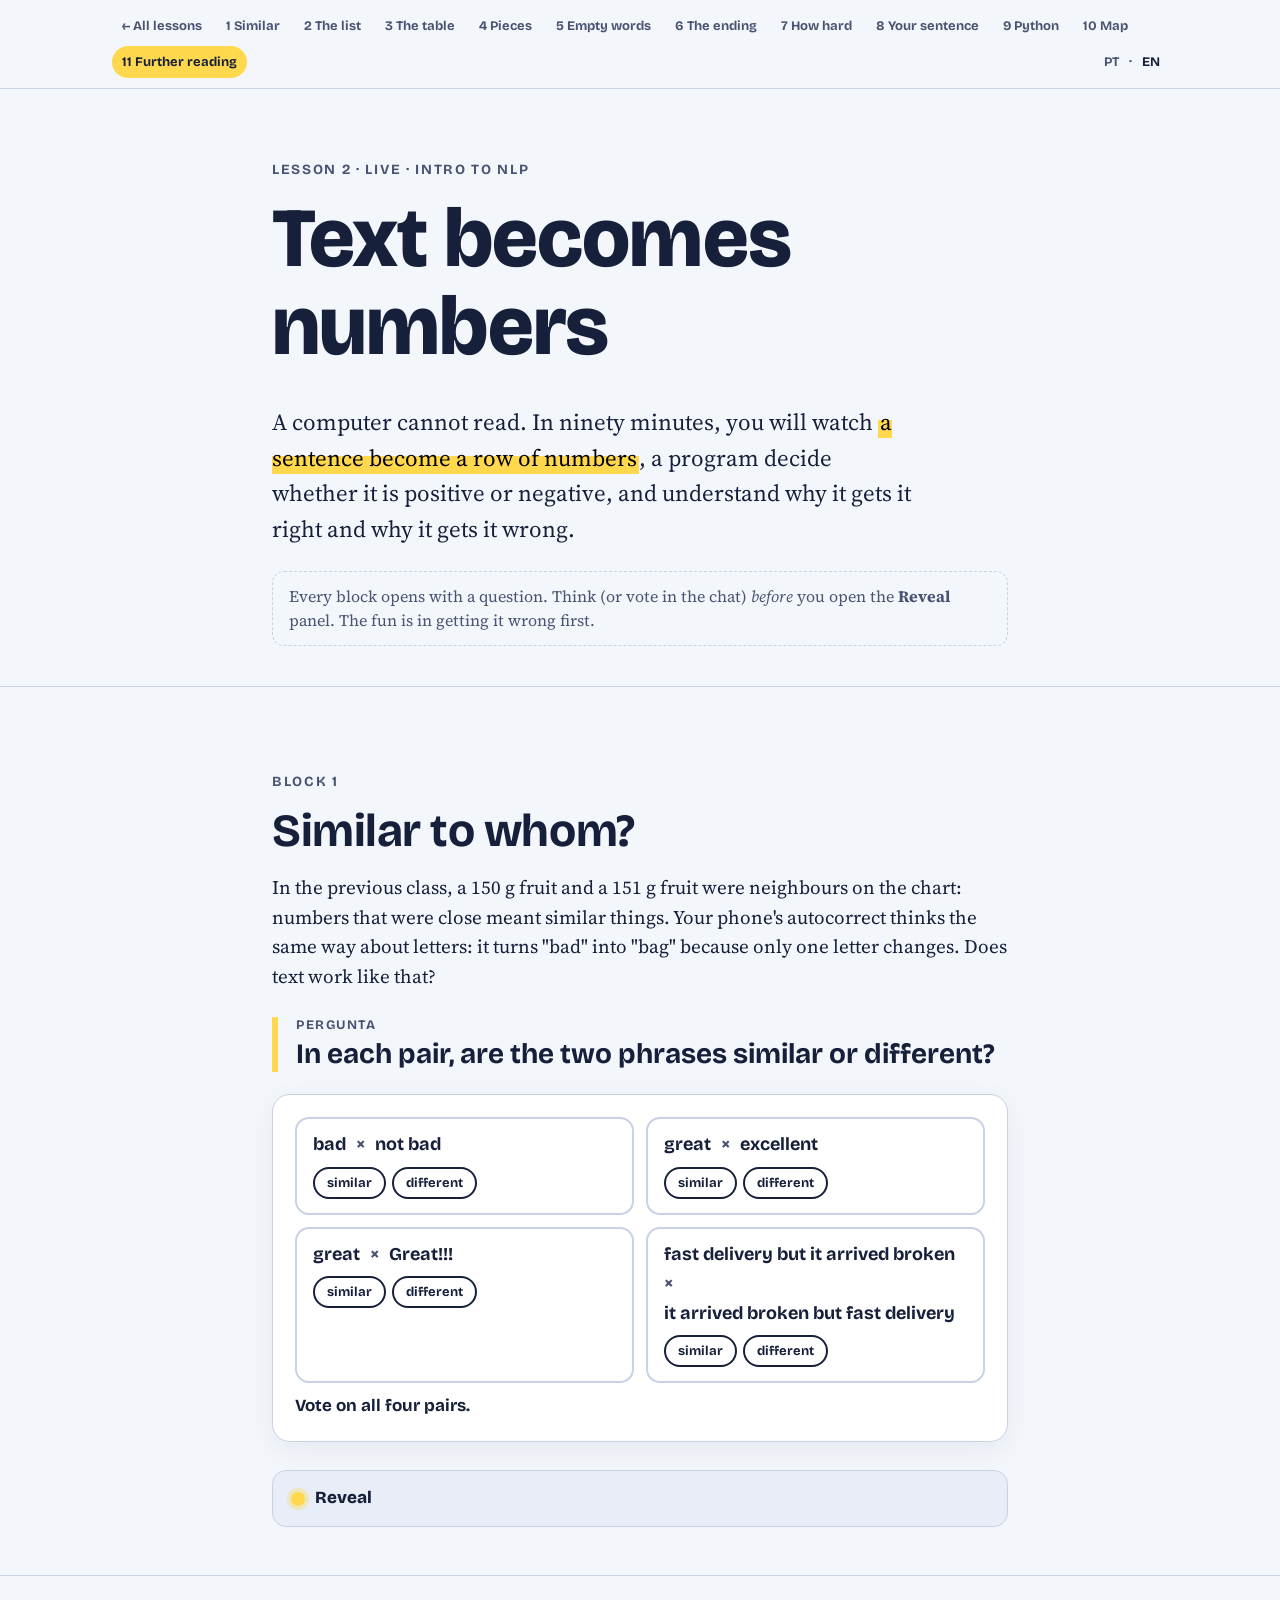
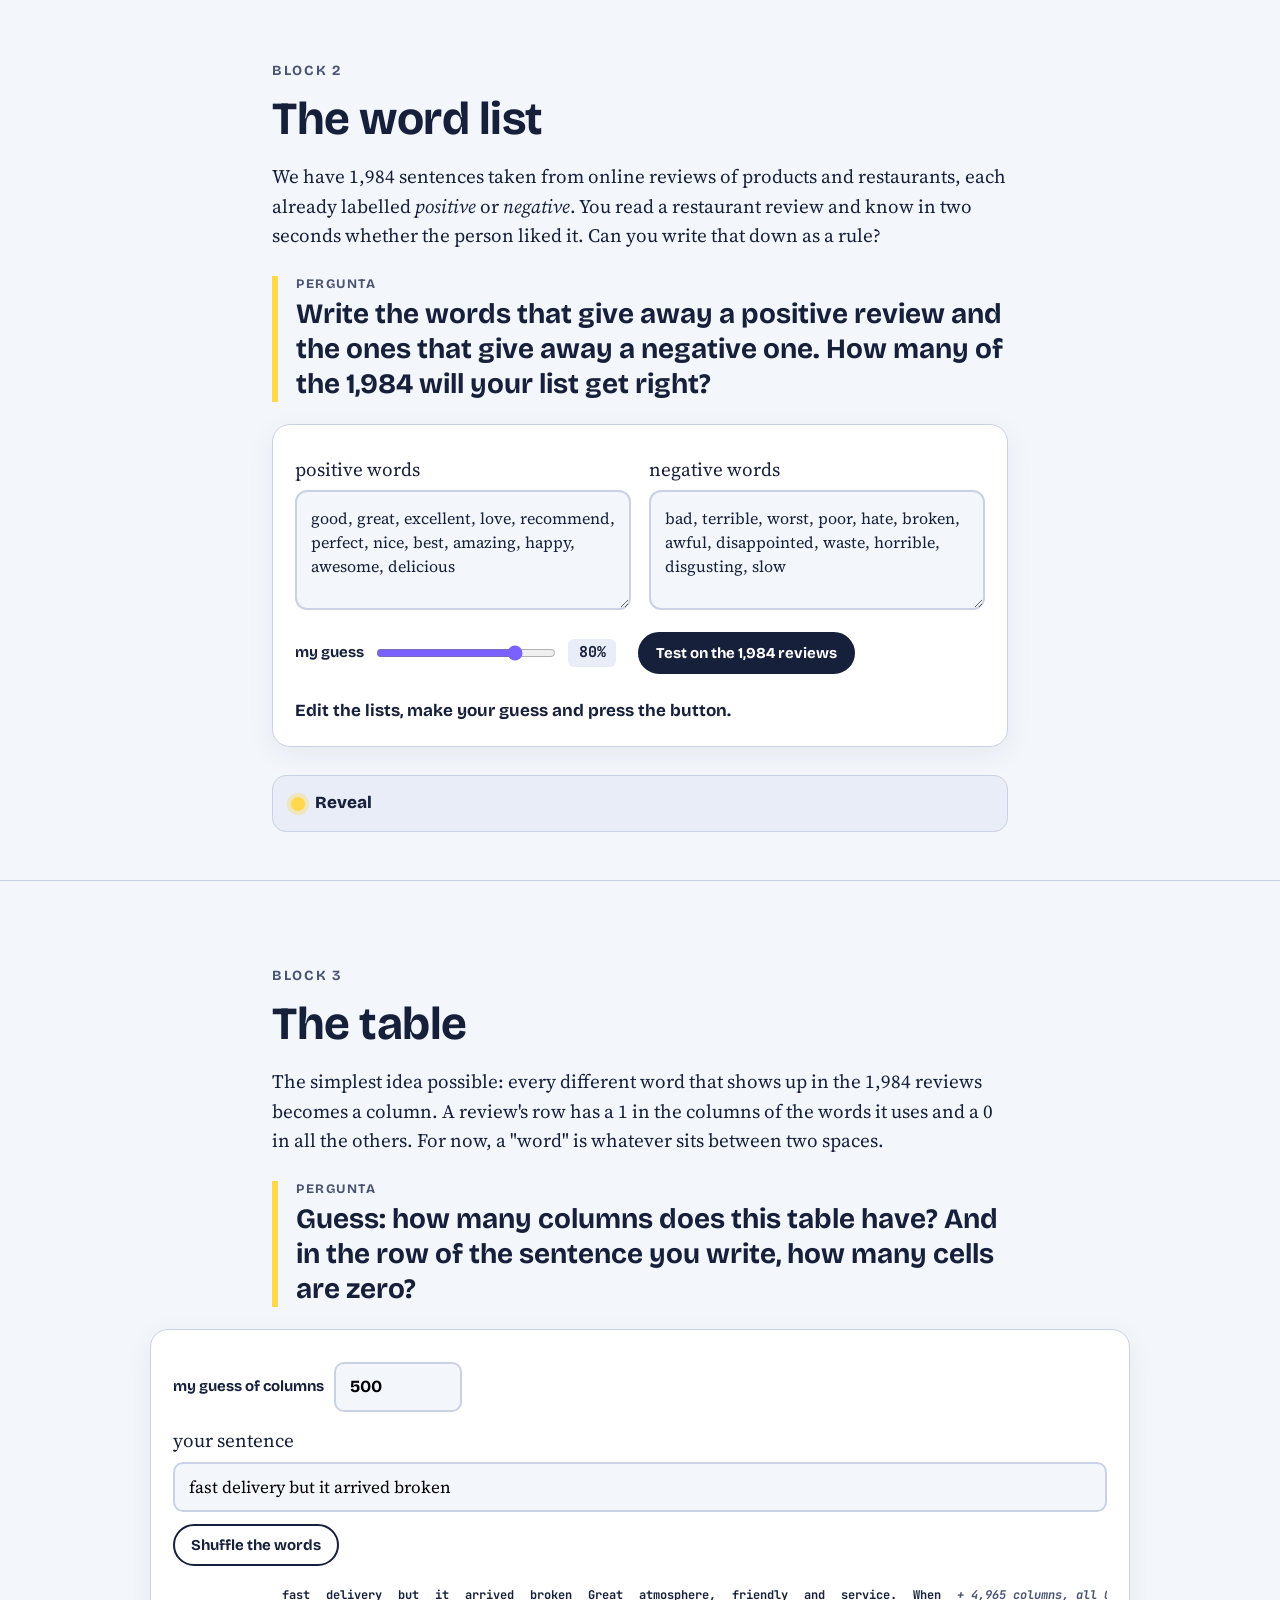
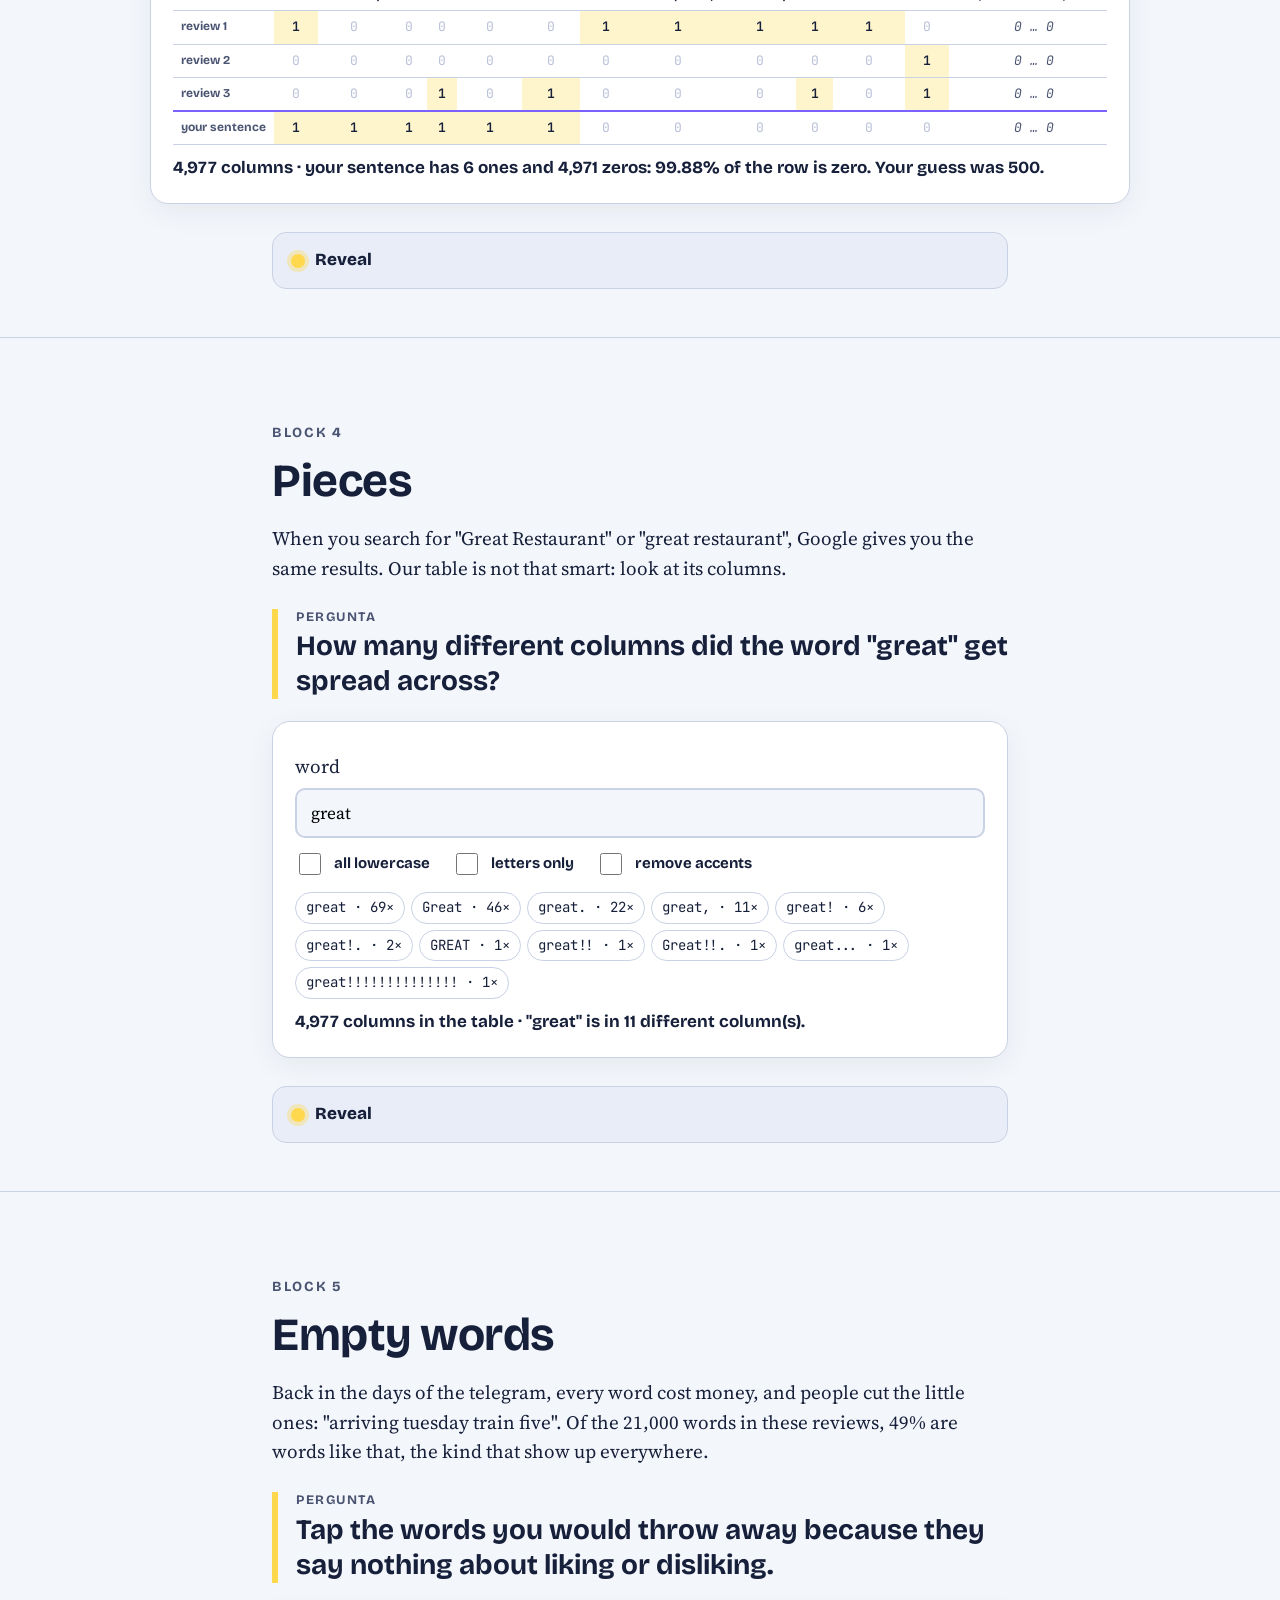
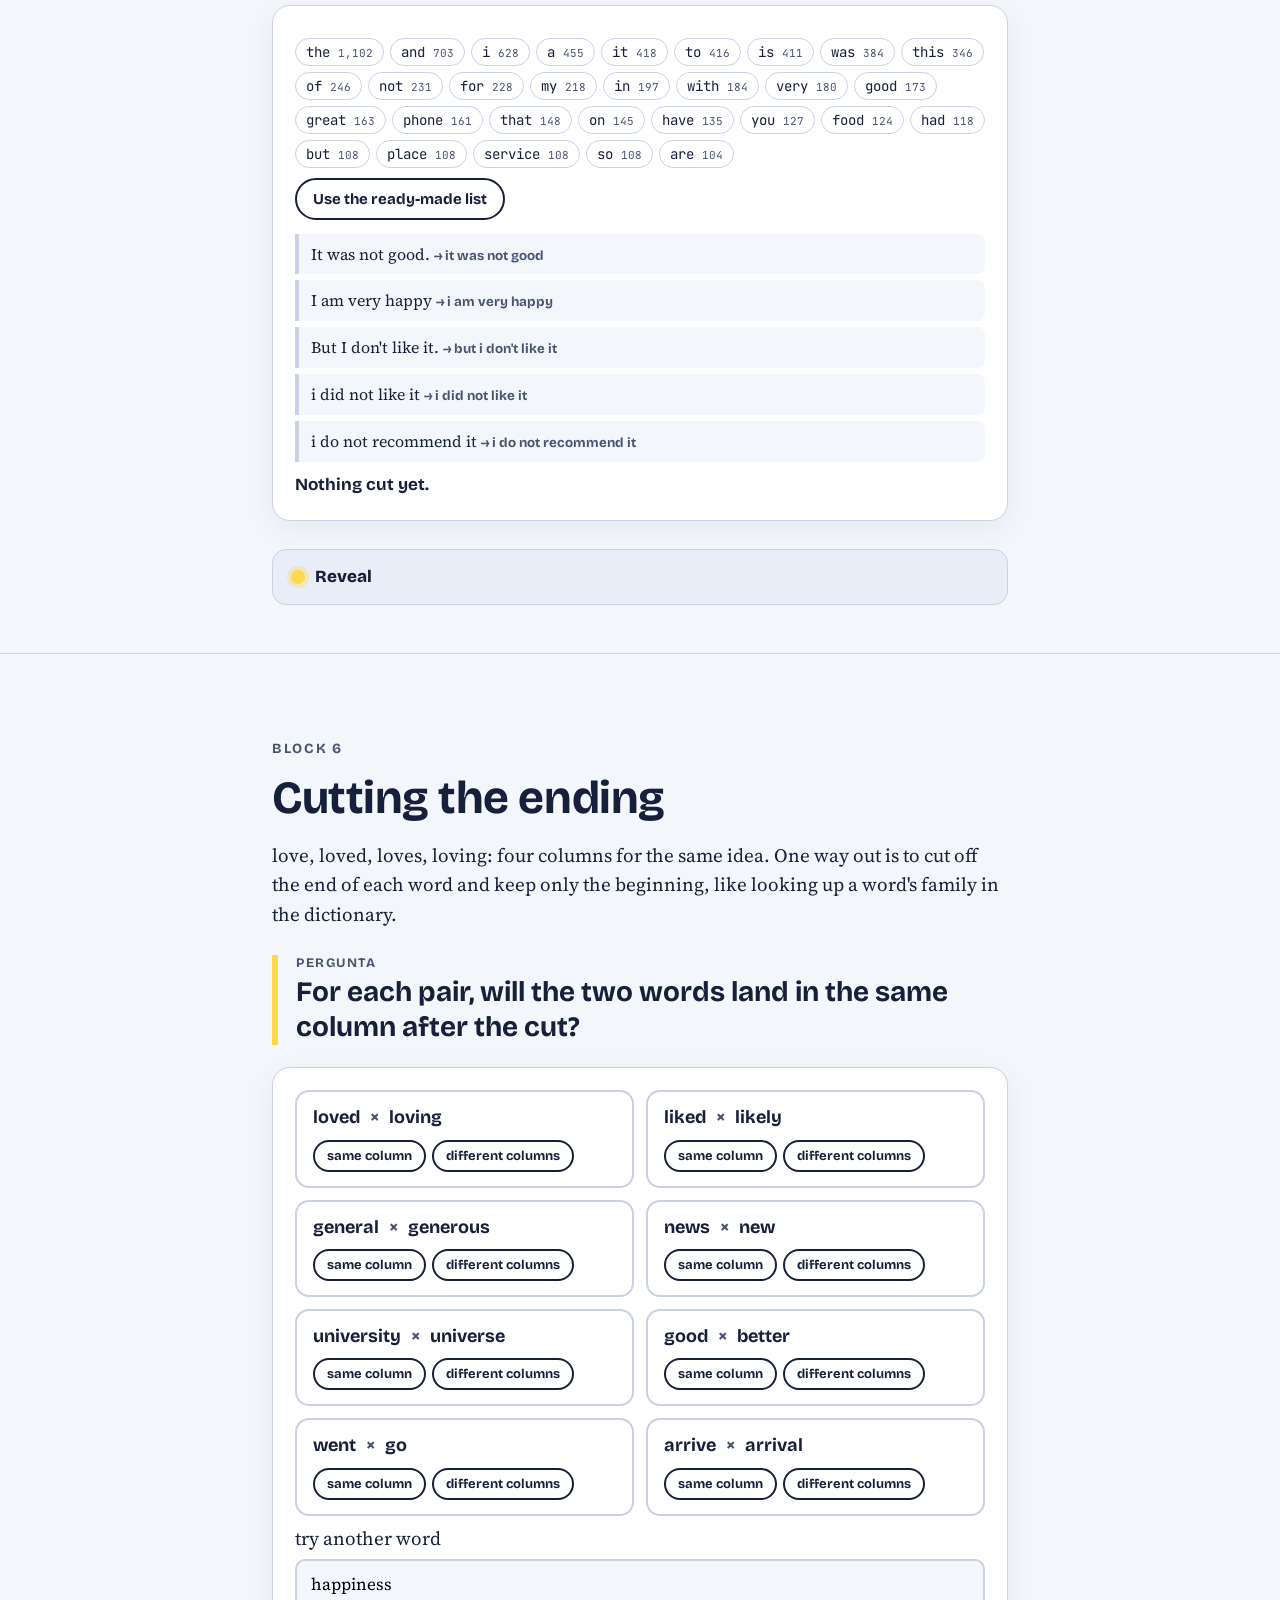
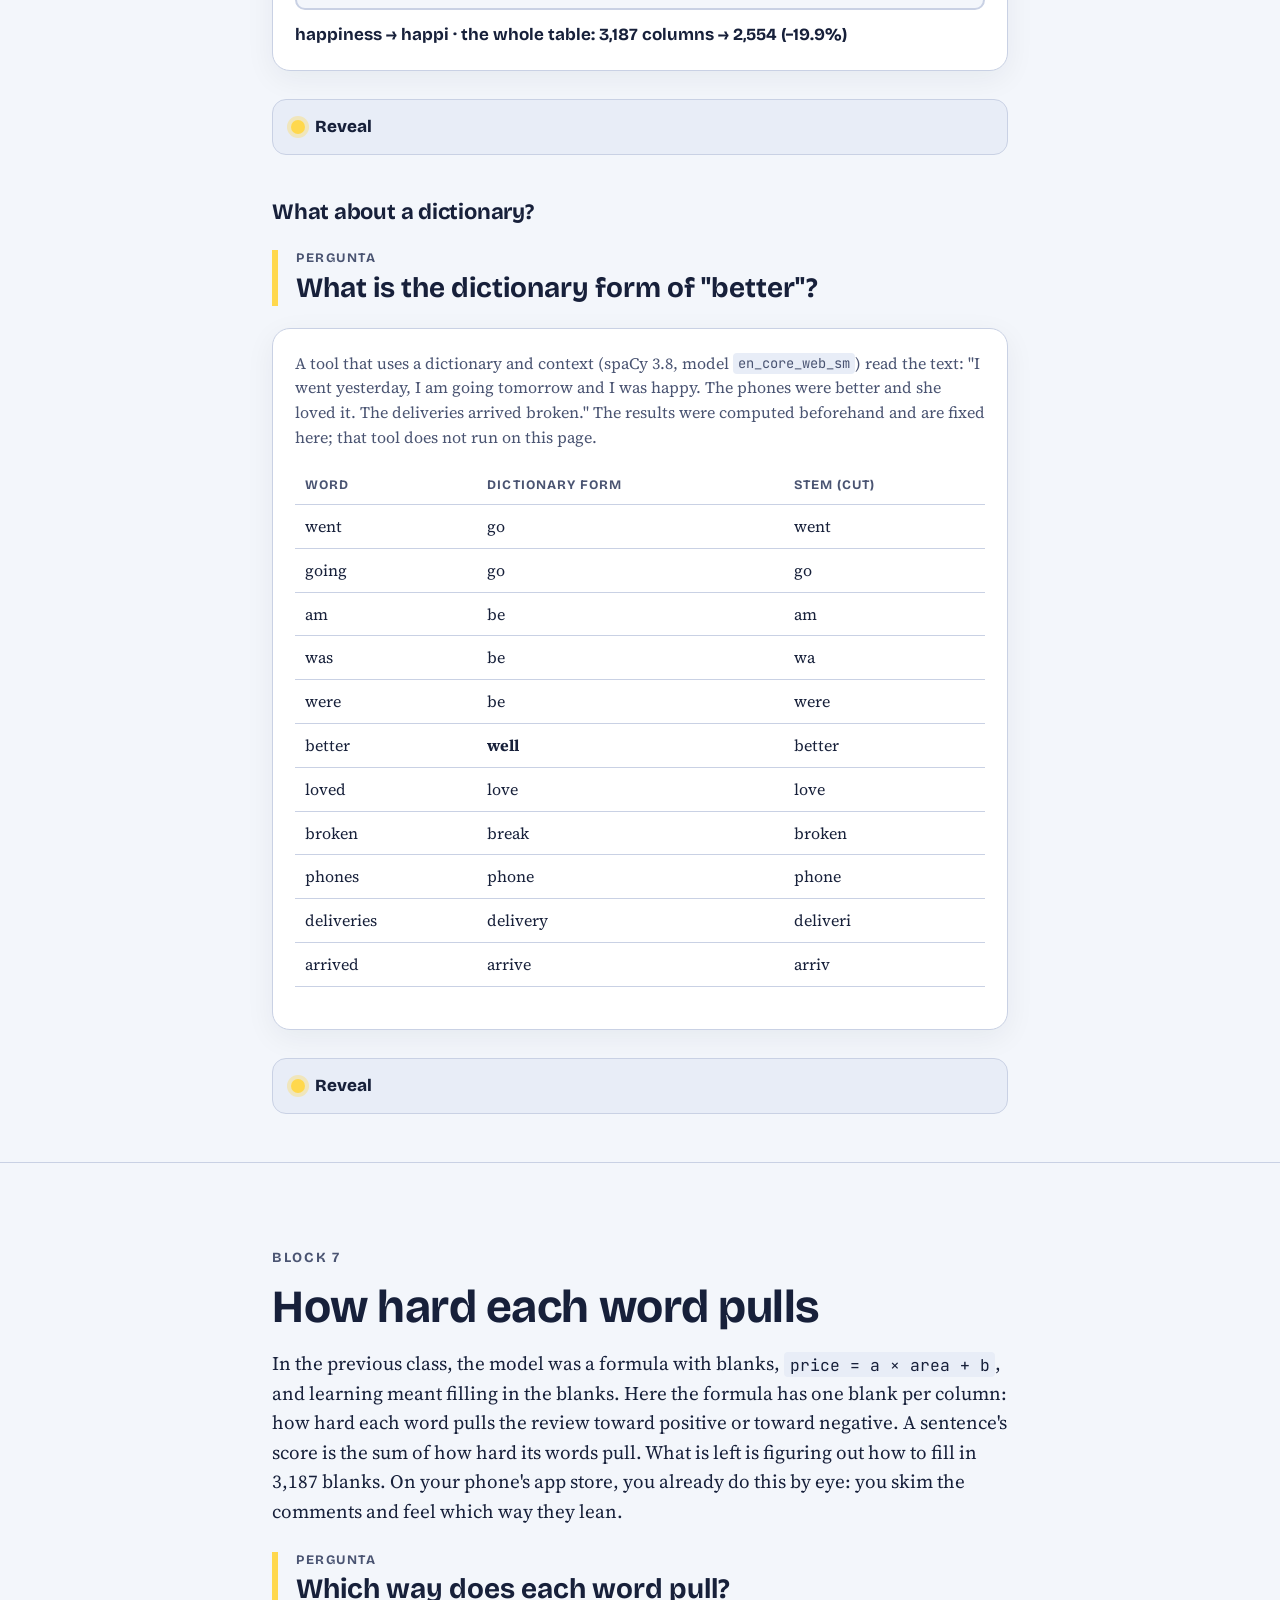
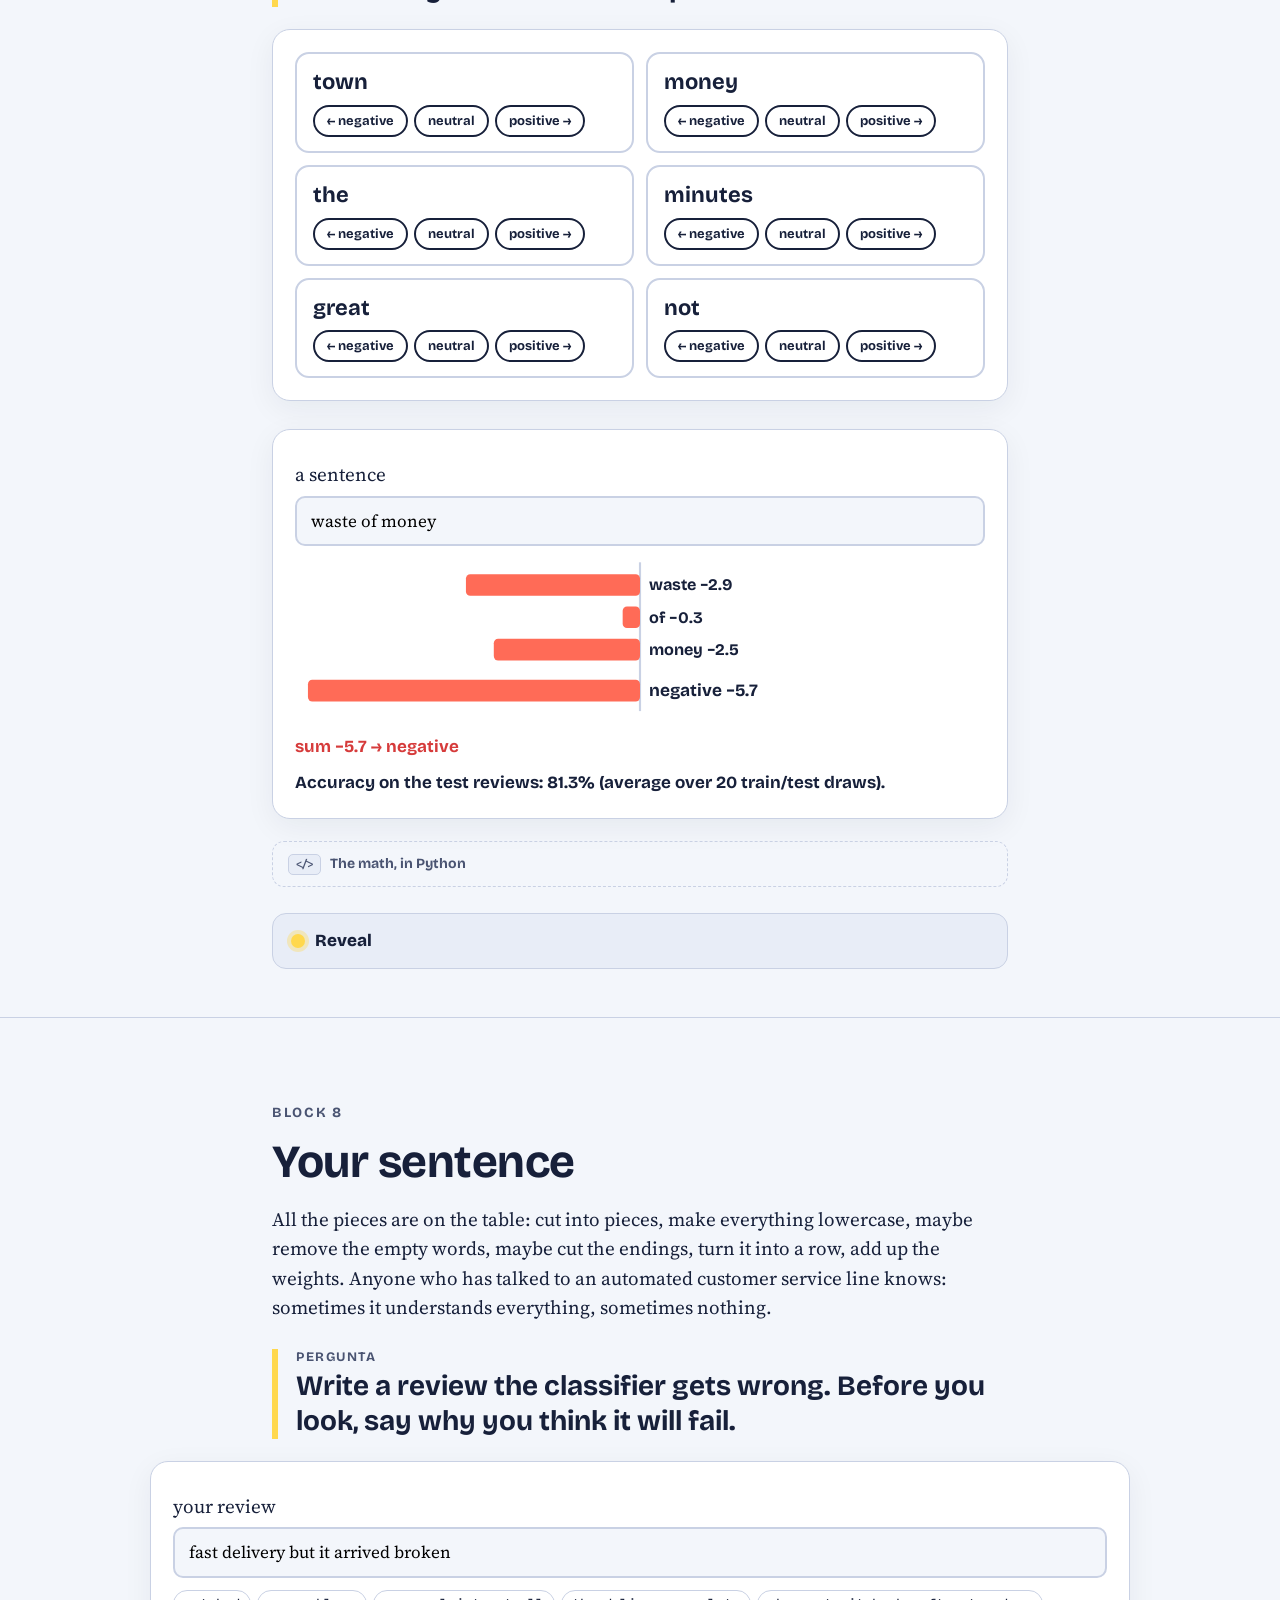
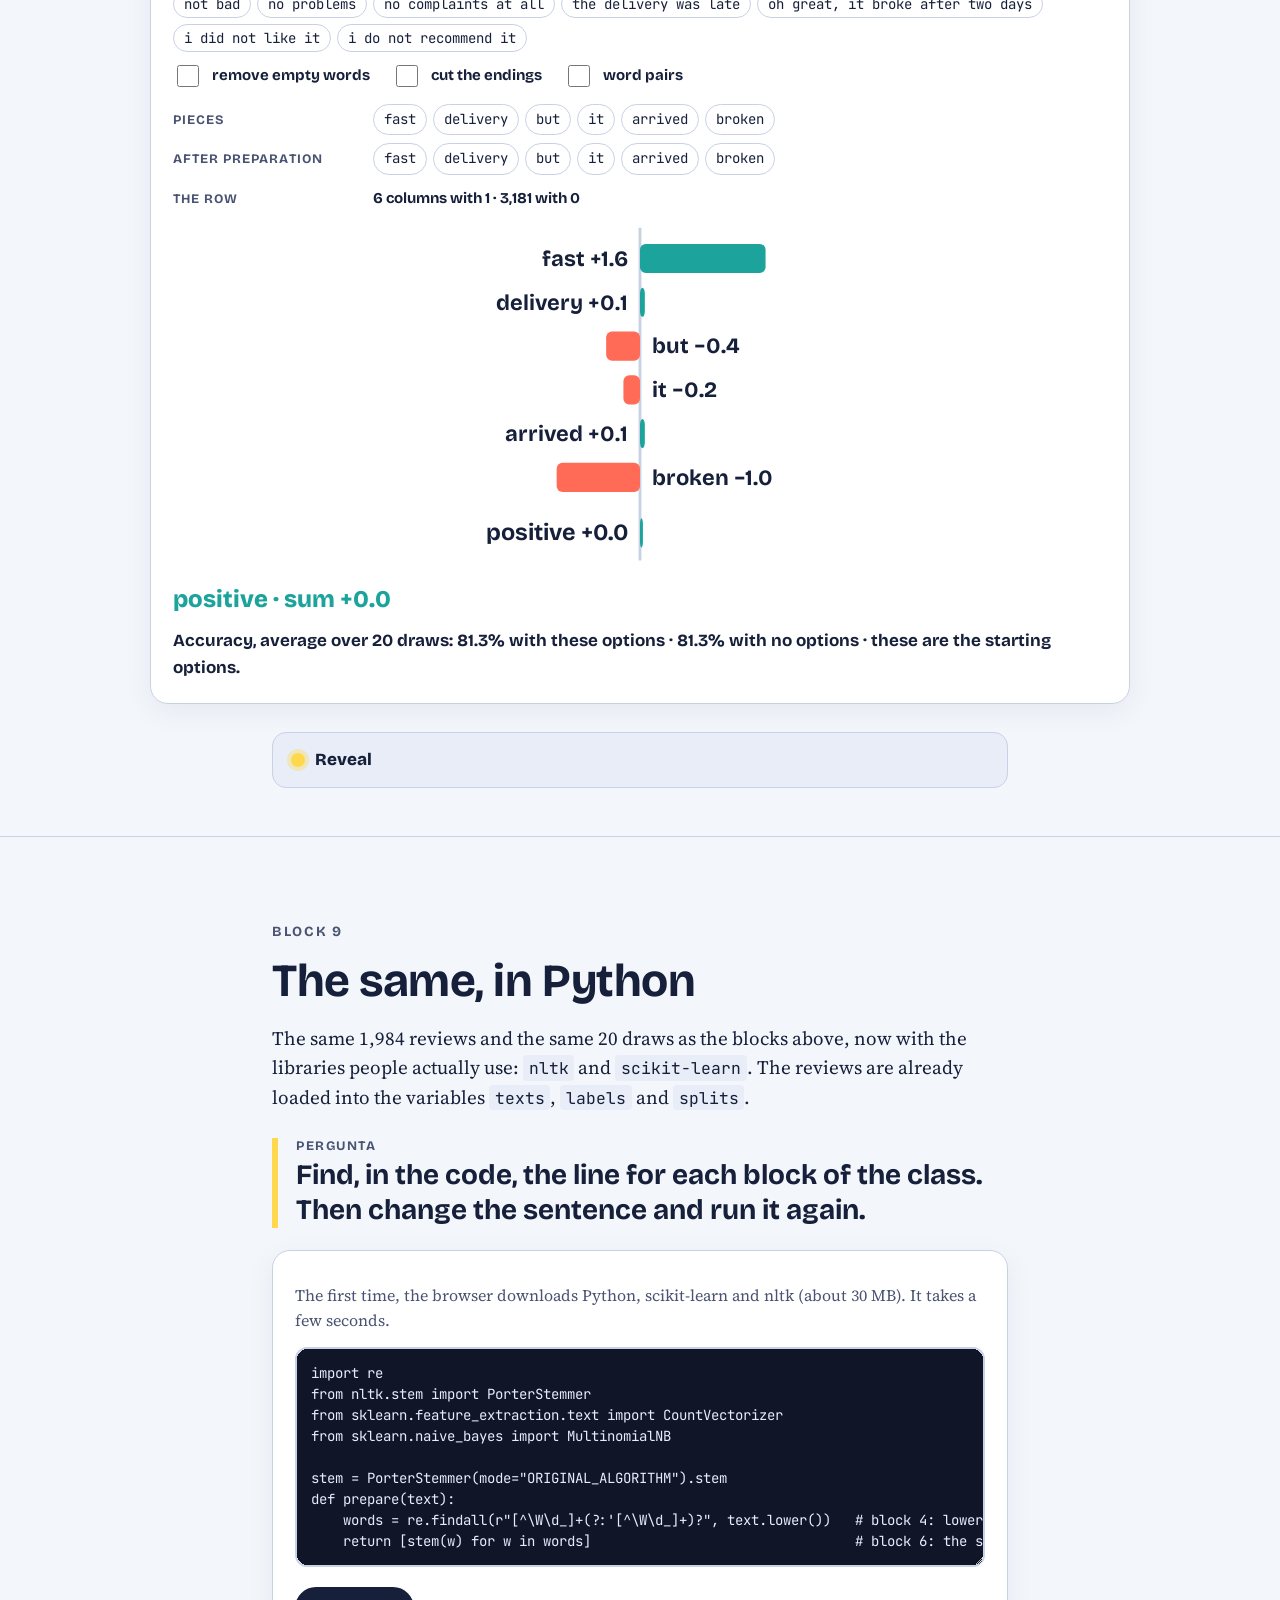
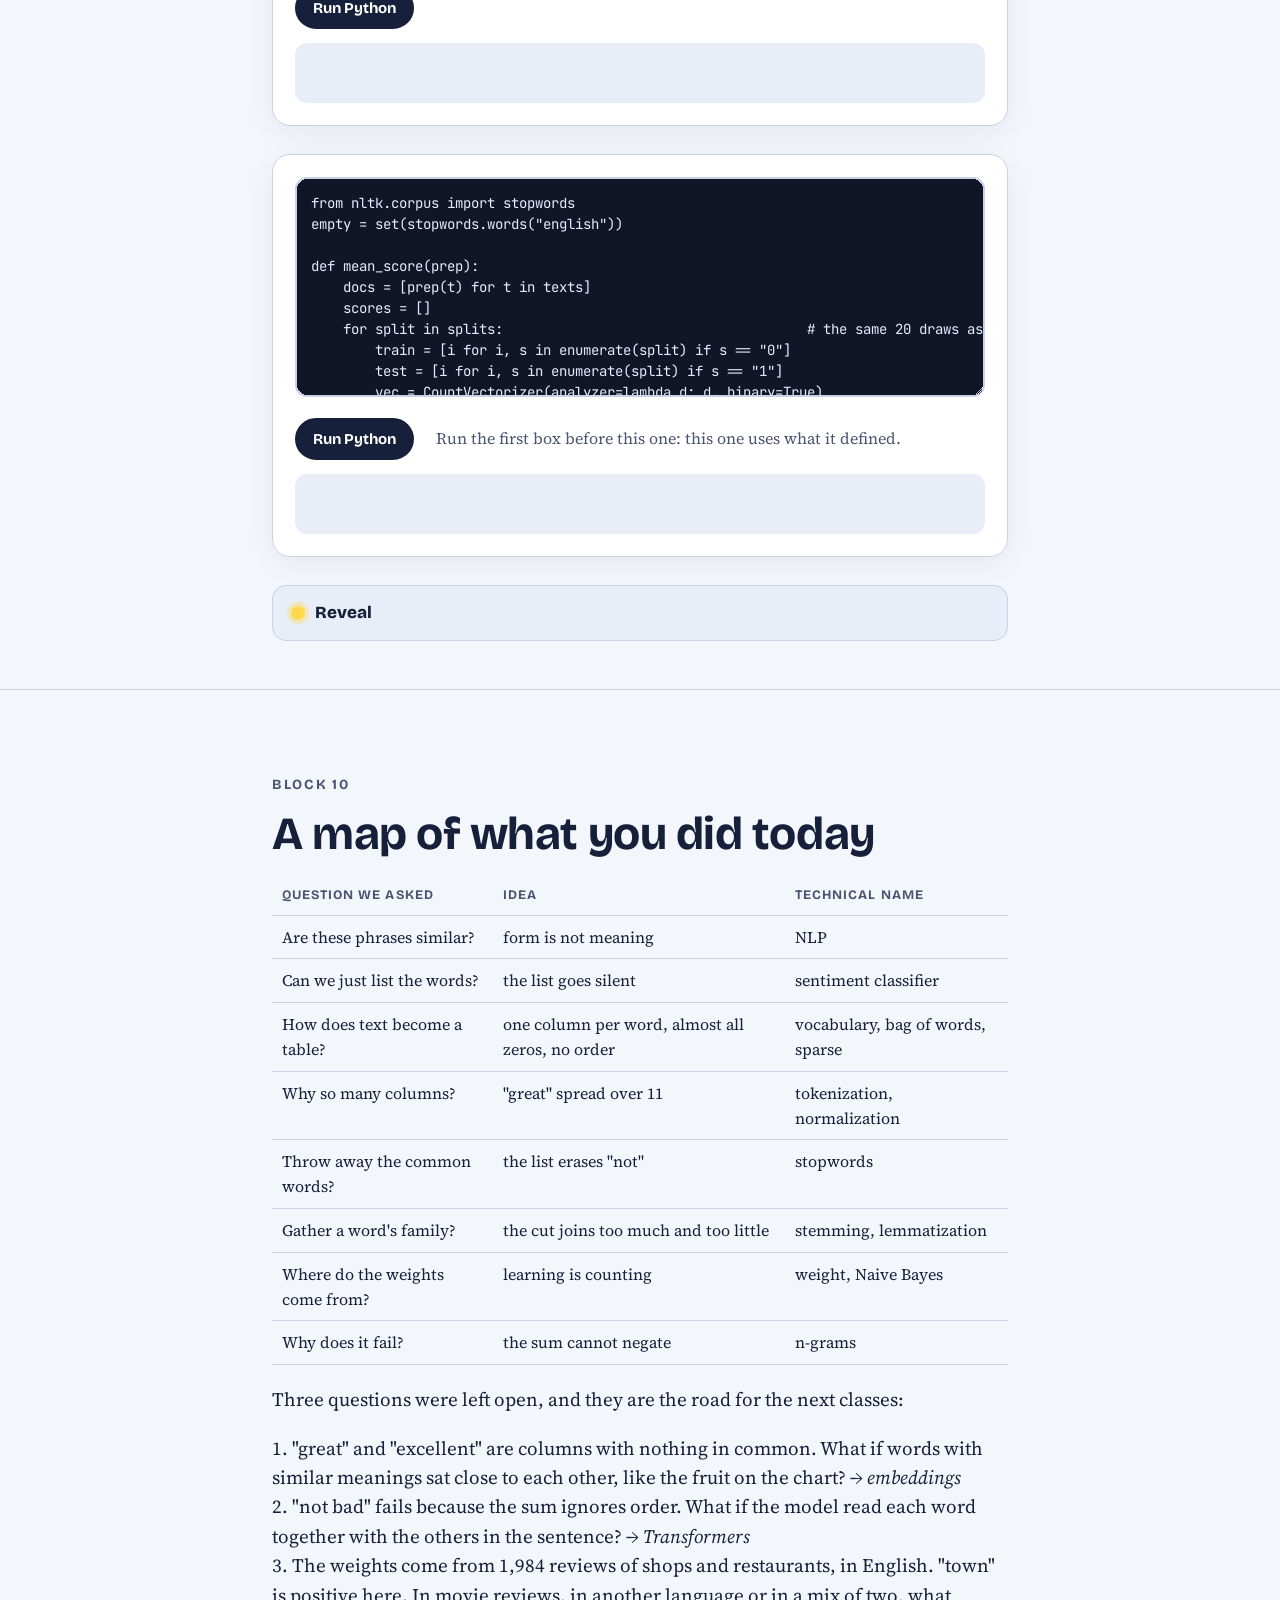
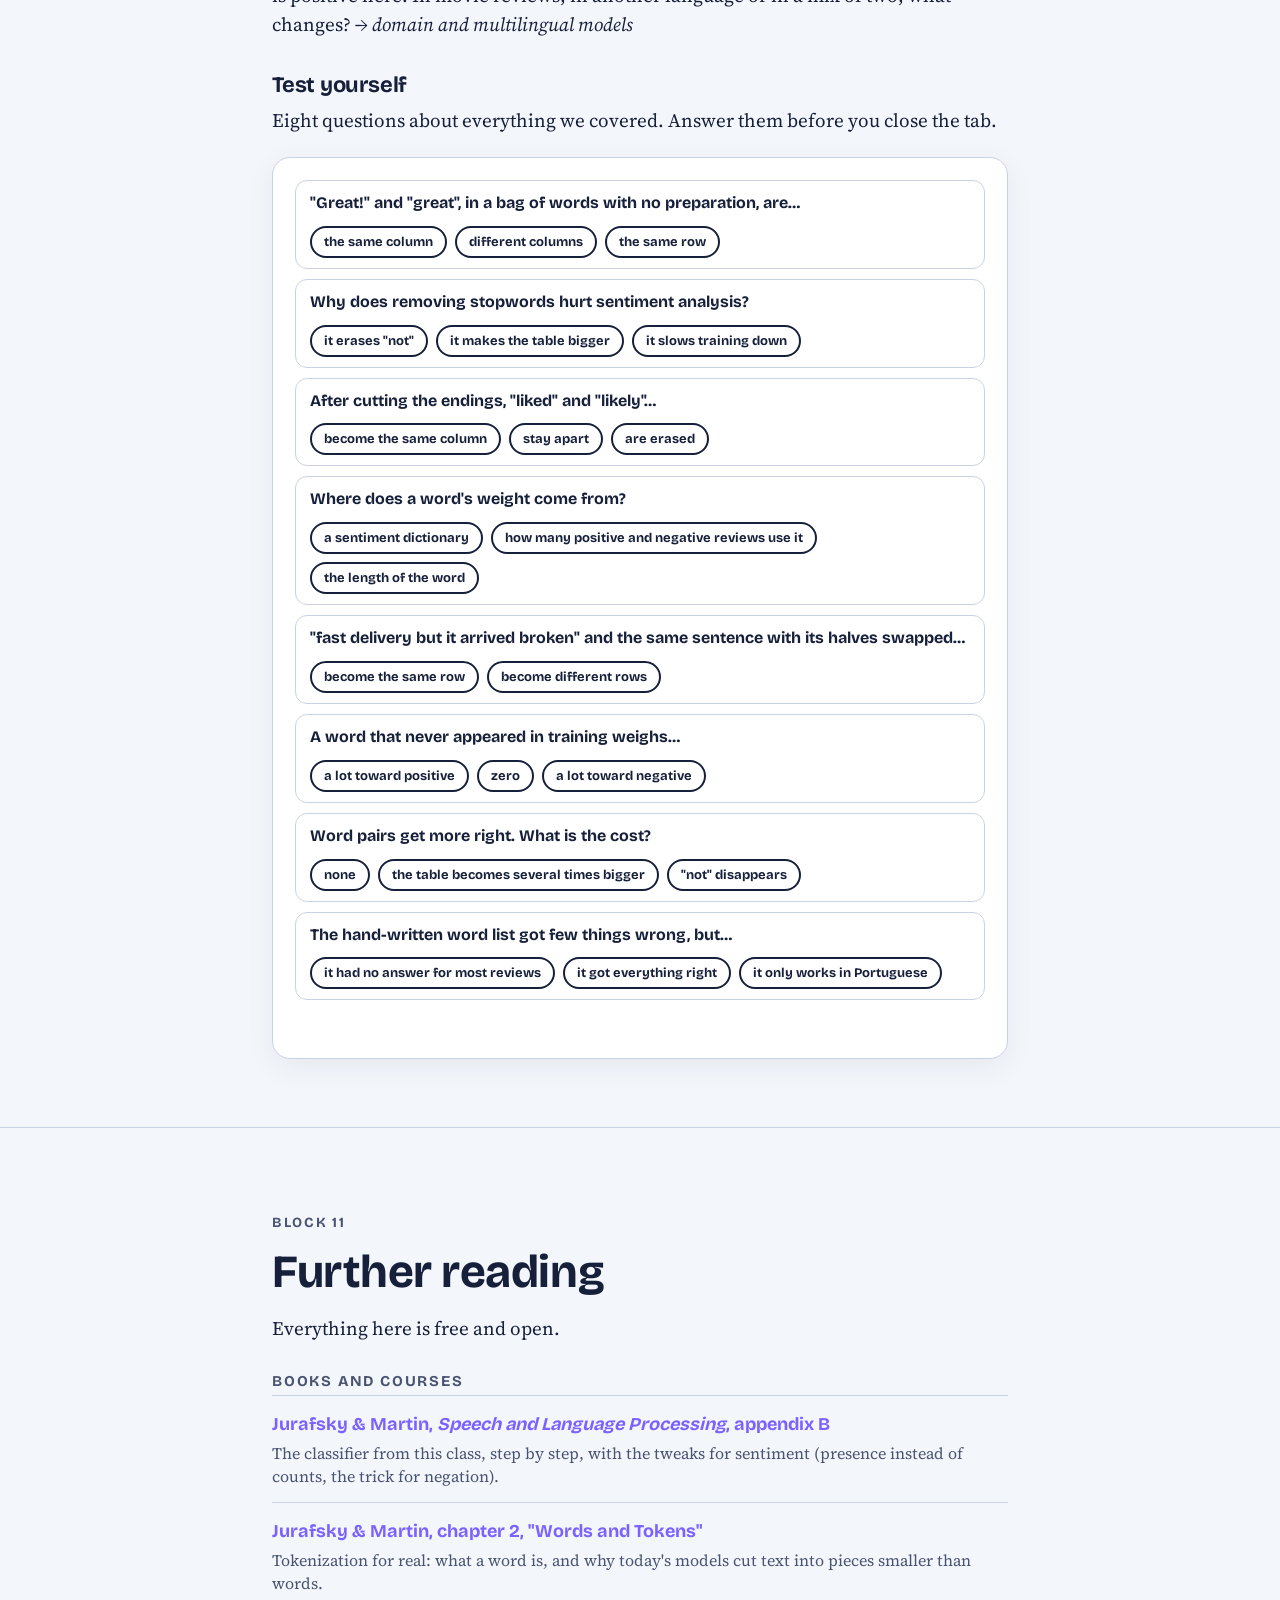
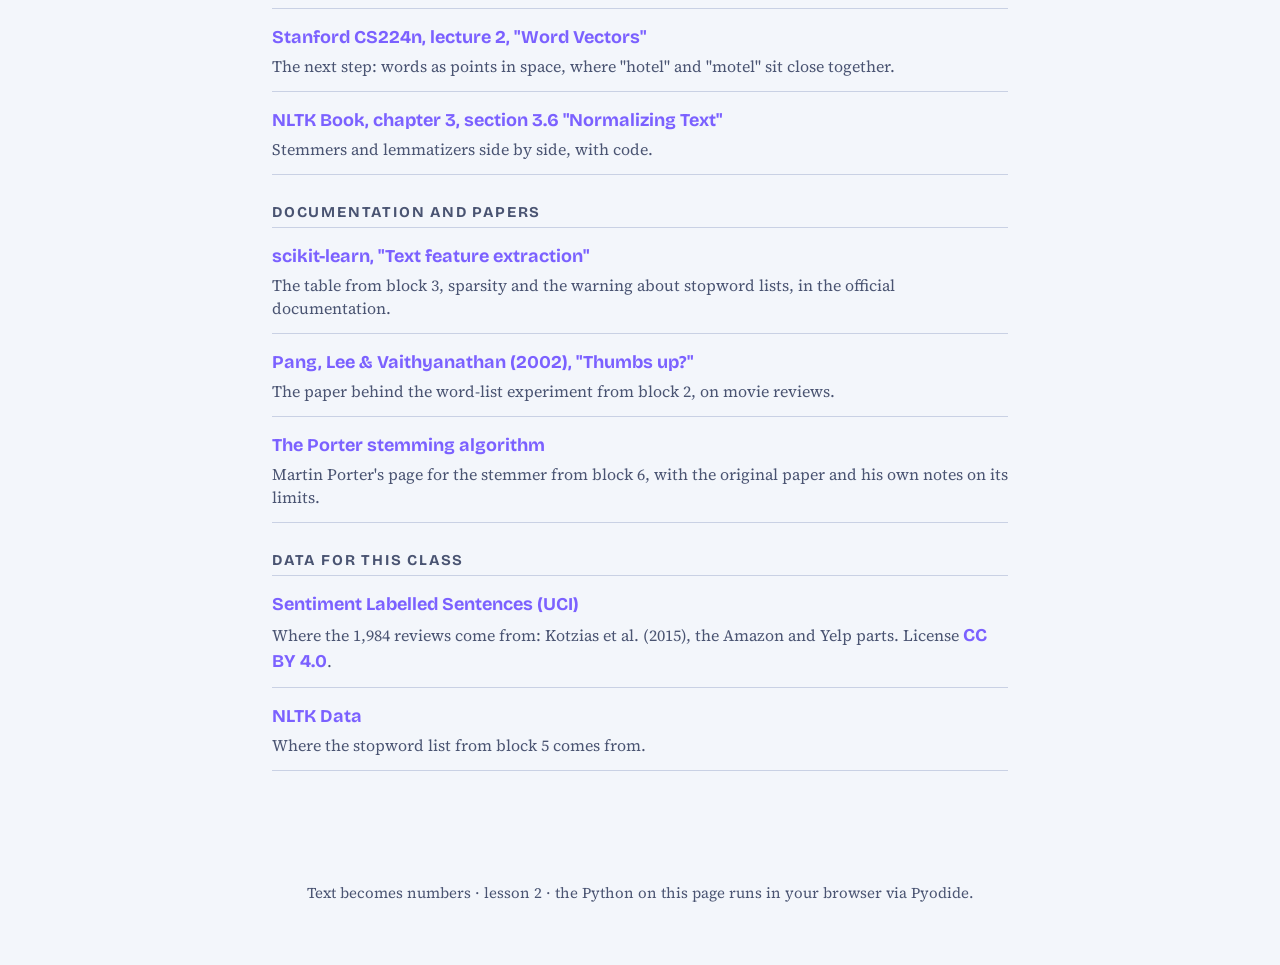
<file: site/aulas/nlp-intro/en/index.html>
<!DOCTYPE html>
<html lang="en">
<head>
<meta charset="utf-8">
<meta name="viewport" content="width=device-width, initial-scale=1">
<title>Text becomes numbers — an interactive class</title>
<meta name="description" content="How a computer reads a review and decides whether it is positive, and why it gets &quot;not bad&quot; wrong.">
<meta property="og:type" content="article">
<meta property="og:title" content="Text becomes numbers">
<meta property="og:description" content="How a computer reads a review and decides whether it is positive, and why it gets &quot;not bad&quot; wrong.">
<meta property="og:locale" content="en_US">
<meta property="og:locale:alternate" content="pt_BR">
<meta property="og:url" content="https://drlima.github.io/aulas/aulas/nlp-intro/en/">
<link rel="alternate" hreflang="pt-BR" href="../">
<link rel="alternate" hreflang="en" href="./">
<link rel="alternate" hreflang="x-default" href="../">
<link rel="preconnect" href="https://fonts.googleapis.com">
<link href="https://fonts.googleapis.com/css2?family=Bricolage+Grotesque:opsz,wght@12..96,500;12..96,700;12..96,800&family=Source+Serif+4:ital,opsz,wght@0,8..60,400;0,8..60,600;1,8..60,400&family=JetBrains+Mono:wght@400;600&display=swap" rel="stylesheet">
<!-- Stylesheet order: base (the site), aula (components any lesson uses), extra (this lesson only). -->
<link rel="stylesheet" href="../../../assets/base.css">
<link rel="stylesheet" href="../../../assets/aula.css">
<link rel="stylesheet" href="../assets/extra.css">
</head>
<body>

<nav class="map" aria-label="Class map"><div class="wrap">
<a class="home" href="../../../en/" hreflang="en">← All lessons</a><a href="#s1">1 Similar</a><a href="#s2">2 The list</a><a href="#s3">3 The table</a><a href="#s4">4 Pieces</a><a href="#s5">5 Empty words</a><a href="#s6">6 The ending</a><a href="#s7">7 How hard</a><a href="#s8">8 Your sentence</a><a href="#s9">9 Python</a><a href="#s10">10 Map</a><a href="#s11">11 Further reading</a><span class="lang"><a href="../" hreflang="pt-BR">PT</a> · <strong>EN</strong></span>
</div></nav>

<header class="hero"><div class="wrap">
<div class="eyebrow">Lesson 2 · live · intro to NLP</div>
<h1>Text becomes<br>numbers</h1>
<p class="lead">A computer cannot read. In ninety minutes, you will watch <mark>a sentence become a row of numbers</mark>, a program decide whether it is positive or negative, and understand why it gets it right and why it gets it wrong.</p>
<div class="note">Every block opens with a question. Think (or vote in the chat) <em>before</em> you open the <strong>Reveal</strong> panel. The fun is in getting it wrong first.</div>
</div></header>

<!-- BLOCK 1 — form and meaning -->
<section class="block" id="s1"><div class="wrap">
<div class="eyebrow">Block 1</div>
<h2>Similar to whom?</h2>
<p>In the previous class, a 150&nbsp;g fruit and a 151&nbsp;g fruit were neighbours on the chart: numbers that were close meant similar things. Your phone's autocorrect thinks the same way about letters: it turns "bad" into "bag" because only one letter changes. Does text work like that?</p>
<div class="q">In each pair, are the two phrases similar or different?</div>
<div class="widget">
  <div class="pairs" id="pairCards"></div>
  <div class="out" id="pairOut">Vote on all four pairs.</div>
</div>
<details class="reveal"><summary>Reveal</summary><div class="in">
<p>By letters, "bad" and "not bad" are almost twins, and "great" and "excellent" have little in common. It makes sense to measure that way: it is what autocorrect does.</p>
<p>But meaning goes the other way. Four letters flip the phrase; seven different letters change nothing; swapping the two halves of a sentence moves twenty-six letters and keeps the meaning. With the fruit, close in numbers was close in meaning. <mark>In text, similar in form is not similar in meaning.</mark></p>
<p>That is why text is a problem of its own inside machine learning, with its own name: natural language processing, or NLP. And it is the question of this class: if not even the distance between letters works, how do we turn a sentence into numbers a computer can use?</p>
</div></details>
</div></section>

<!-- BLOCK 2 — the hand-written word list -->
<section class="block" id="s2"><div class="wrap">
<div class="eyebrow">Block 2</div>
<h2>The word list</h2>
<p>We have 1,984 sentences taken from online reviews of products and restaurants, each already labelled <em>positive</em> or <em>negative</em>. You read a restaurant review and know in two seconds whether the person liked it. Can you write that down as a rule?</p>
<div class="q">Write the words that give away a positive review and the ones that give away a negative one. How many of the 1,984 will your list get right?</div>
<div class="widget">
  <div class="two">
    <label class="stack">positive words<textarea class="words" id="listPos" spellcheck="false">good, great, excellent, love, recommend, perfect, nice, best, amazing, happy, awesome, delicious</textarea></label>
    <label class="stack">negative words<textarea class="words" id="listNeg" spellcheck="false">bad, terrible, worst, poor, hate, broken, awful, disappointed, waste, horrible, disgusting, slow</textarea></label>
  </div>
  <div class="ctrls"><label>my guess <input type="range" id="listGuess" min="0" max="100" step="5" value="80"> <span class="val" id="vListGuess">80%</span></label><button id="listBtn">Test on the 1,984 reviews</button></div>
  <div class="bars" id="listBars"></div>
  <div class="out" id="listOut">Edit the lists, make your guess and press the button.</div>
  <div class="samples" id="listMute"></div>
</div>
<details class="reveal"><summary>Reveal</summary><div class="in">
<p>It looked easy: there are only so many words people use to praise or to complain.</p>
<p>The starting list gets 34% of the reviews right, gets under 4% wrong, and <mark>has no answer for 62%</mark>. The problem is not getting things wrong: it is staying silent, because people write in a thousand ways ("the food came out in five minutes", "waited an hour for a table"). In 2002, researchers from Cornell and IBM ran the same test on movie reviews: word lists written by people got 58% and 64% right.</p>
<p>It is block 1 of the previous class all over again: hand-written rules do not scale. There, the way out was to give examples with answers and let the computer fill in the formula. But a classifier wants a <strong>table of numbers</strong>: one row per example, one column per measurement, as with the fruit in the previous class. What is the column of a sentence?</p>
</div></details>
</div></section>

<!-- BLOCK 3 — one column per word -->
<section class="block" id="s3"><div class="wrap">
<div class="eyebrow">Block 3</div>
<h2>The table</h2>
<p>The simplest idea possible: every different word that shows up in the 1,984 reviews becomes a column. A review's row has a 1 in the columns of the words it uses and a 0 in all the others. For now, a "word" is whatever sits between two spaces.</p>
<div class="q">Guess: how many columns does this table have? And in the row of the sentence you write, how many cells are zero?</div>
<div class="widget wide">
  <div class="ctrls"><label>my guess of columns <input type="text" inputmode="numeric" id="tabGuess" value="500" class="short"></label></div>
  <label class="stack">your sentence<input type="text" id="tabText" value="fast delivery but it arrived broken"></label>
  <div class="ctrls"><button class="ghost" id="tabShuffle">Shuffle the words</button></div>
  <div class="grid" id="tabGrid"></div>
  <div class="out" id="tabOut">Loading the reviews…</div>
</div>
<details class="reveal"><summary>Reveal</summary><div class="in">
<p>The intuition is that the table would have a few hundred columns: nobody uses that many words.</p>
<p>It has <strong>4,977 columns</strong>. A review uses, on average, 10.1 different words: <mark>99.80% of the row is zero</mark>. And 67% of the columns show up in a single review. The order is gone too: "fast delivery but it arrived broken" and "it arrived broken but fast delivery" are the same row, like the lyrics of a song with the lines shuffled, still using the same words.</p>
<p>The list of all the different words is called the <strong>vocabulary</strong>; the sentence's row is a <strong>vector</strong>; and this way of building the table, throwing the words in a bag and writing down only which ones are there, is the <strong>bag of words</strong>. A table made almost entirely of zeros is <strong>sparse</strong>. Three costs are on the table: too many columns, most of them with a single example, and lost order. The next three blocks go after the first two; the third comes back in block 8.</p>
</div></details>
</div></section>

<!-- BLOCK 4 — tokenization and normalization -->
<section class="block" id="s4"><div class="wrap">
<div class="eyebrow">Block 4</div>
<h2>Pieces</h2>
<p>When you search for "Great Restaurant" or "great restaurant", Google gives you the same results. Our table is not that smart: look at its columns.</p>
<div class="q">How many different columns did the word "great" get spread across?</div>
<div class="widget">
  <label class="stack">word<input type="text" id="tokSearch" value="great"></label>
  <div class="ctrls">
    <label><input type="checkbox" id="tokLower"> all lowercase</label>
    <label><input type="checkbox" id="tokLetters"> letters only</label>
    <label><input type="checkbox" id="tokAccents"> remove accents</label>
  </div>
  <div class="chips" id="tokList"></div>
  <div class="out" id="tokOut">Loading the reviews…</div>
</div>
<details class="reveal"><summary>Reveal</summary><div class="in">
<p>The usual guesses are one or two.</p>
<p>It is <strong>11 columns</strong>: great (69 times), Great (46), "great." (22), "great," (11), "great!" (6), GREAT (1)… Each with few examples, and each learned separately. <mark>The same word, spread over 11 columns, splits its examples into 11 pieces.</mark> With everything lowercase and letters only, the table drops from 4,977 to 3,187 columns (−36%); removing accents barely matters in English: 3,185.</p>
<p>Cutting text into pieces is <strong>tokenization</strong>, and each piece is a <strong>token</strong>. Making different forms the same (lowercase, no punctuation, no accents) is <strong>normalization</strong>. It is not a cleaning ritual: it gathers into one column the examples that were scattered.</p>
</div></details>
</div></section>

<!-- BLOCK 5 — stopwords -->
<section class="block" id="s5"><div class="wrap">
<div class="eyebrow">Block 5</div>
<h2>Empty words</h2>
<p>Back in the days of the telegram, every word cost money, and people cut the little ones: "arriving tuesday train five". Of the 21,000 words in these reviews, 49% are words like that, the kind that show up everywhere.</p>
<div class="q">Tap the words you would throw away because they say nothing about liking or disliking.</div>
<div class="widget">
  <div class="chips pick" id="stopChips"></div>
  <div class="ctrls"><button class="ghost" id="stopBtn">Use the ready-made list</button></div>
  <div class="samples" id="stopSamples"></div>
  <div class="out" id="stopOut">Loading the reviews…</div>
</div>
<details class="reveal"><summary>Reveal</summary><div class="in">
<p>Throwing away what shows up everywhere looks like pure savings.</p>
<p>The ready-made list cuts 49% of the text, but only <strong>150 columns</strong> out of 3,187: a few words, repeated many times. And the list includes <mark>"not"</mark>, the eleventh most common word in these reviews and one of the most telling: it shows up in 189 of the 992 negative reviews and in 32 of the 992 positive ones. "i did not like it" becomes "like"; "i do not recommend it" becomes "recommend".</p>
<p>These lists of frequent words are called <strong>stopwords</strong>. They were made for search, where "the" and "of" really do get in the way. For sentiment, a common word is not an empty word. How much this costs in accuracy, we measure in block 8.</p>
</div></details>
</div></section>

<!-- BLOCK 6 — stemming and lemmatization -->
<section class="block" id="s6"><div class="wrap">
<div class="eyebrow">Block 6</div>
<h2>Cutting the ending</h2>
<p>love, loved, loves, loving: four columns for the same idea. One way out is to cut off the end of each word and keep only the beginning, like looking up a word's family in the dictionary.</p>
<div class="q">For each pair, will the two words land in the same column after the cut?</div>
<div class="widget">
  <div class="pairs" id="stemCards"></div>
  <label class="stack">try another word<input type="text" id="stemInput" value="happiness"></label>
  <div class="out" id="stemOut">Loading the cutting rules…</div>
</div>
<details class="reveal"><summary>Reveal</summary><div class="in">
<p>It looks as if cutting the ending gathers the words of the same family, and only those.</p>
<p>The cut is a list of rules about endings, not a dictionary: <mark>it joins liked with likely, general with generous and news with new, and keeps good apart from better and went apart from go</mark>. Even so, it removes 20% of the columns: from 3,187 to 2,554.</p>
<p>This is <strong>stemming</strong>, and the piece that is left is the <strong>stem</strong>. The stemmer on this page is Porter's, published by Martin Porter in 1980, in its original version.</p>
</div></details>

<h3 class="sub">What about a dictionary?</h3>
<div class="q">What is the dictionary form of "better"?</div>
<div class="widget">
<p class="widget-note">A tool that uses a dictionary and context (spaCy 3.8, model <code>en_core_web_sm</code>) read the text: "I went yesterday, I am going tomorrow and I was happy. The phones were better and she loved it. The deliveries arrived broken." The results were computed beforehand and are fixed here; that tool does not run on this page.</p>
<table id="lemmaTable"><tr><th>word</th><th>dictionary form</th><th>stem (cut)</th></tr>
<tr><td>went</td><td>go</td><td>went</td></tr>
<tr><td>going</td><td>go</td><td>go</td></tr>
<tr><td>am</td><td>be</td><td>am</td></tr>
<tr><td>was</td><td>be</td><td>wa</td></tr>
<tr><td>were</td><td>be</td><td>were</td></tr>
<tr><td>better</td><td><strong>well</strong></td><td>better</td></tr>
<tr><td>loved</td><td>love</td><td>love</td></tr>
<tr><td>broken</td><td>break</td><td>broken</td></tr>
<tr><td>phones</td><td>phone</td><td>phone</td></tr>
<tr><td>deliveries</td><td>delivery</td><td>deliveri</td></tr>
<tr><td>arrived</td><td>arrive</td><td>arriv</td></tr></table>
</div>
<details class="reveal"><summary>Reveal</summary><div class="in">
<p>"better" is the comparative of "good" in "the phones were better" and of "well" in "she sings better". <mark>The dictionary form depends on the sentence</mark>, and the tool picked "well" exactly where it was "good".</p>
<p>Finding the dictionary form is <strong>lemmatization</strong>, and the form it finds is the <strong>lemma</strong>. It joins what the cut cannot (went with go, was with were), but it needs a dictionary and context, costs more, and still makes mistakes.</p>
</div></details>
</div></section>

<!-- BLOCK 7 — weights: learning is counting -->
<section class="block" id="s7"><div class="wrap">
<div class="eyebrow">Block 7</div>
<h2>How hard each word pulls</h2>
<p>In the previous class, the model was a formula with blanks, <code>price = a × area + b</code>, and learning meant filling in the blanks. Here the formula has one blank per column: how hard each word pulls the review toward positive or toward negative. A sentence's score is the sum of how hard its words pull. What is left is figuring out how to fill in 3,187 blanks. On your phone's app store, you already do this by eye: you skim the comments and feel which way they lean.</p>
<div class="q">Which way does each word pull?</div>
<div class="widget">
  <div class="pull" id="pullCards"></div>
</div>
<div class="widget">
  <label class="stack">a sentence<input type="text" id="sumText" value="waste of money"></label>
  <svg id="svgSum" viewBox="0 0 640 200" width="100%" aria-label="How hard each word of the sentence pulls toward positive or negative"></svg>
  <div class="out" id="sumOut">Loading the reviews…</div>
  <div class="out" id="accOut"></div>
</div>
<details class="code"><summary>The math, in Python</summary><div class="in">
<p class="tie">For each class, the classifier stores in how many reviews each word shows up (plus 1, so no word is left at zero), divided by the total. The weight is the difference between the logarithms of the two classes: positive if the word is more common in positive reviews.</p>
<pre><code class="py">import re
from sklearn.feature_extraction.text import CountVectorizer
from sklearn.naive_bayes import MultinomialNB

words = lambda t: re.findall(r"[^\W\d_]+(?:'[^\W\d_]+)?", t.lower())
vectorizer = CountVectorizer(analyzer=words, binary=True)   # 1 if the word is there
X = vectorizer.fit_transform(texts)
model = MultinomialNB().fit(X, labels)        # counts the reviews with each word

weights = model.feature_log_prob_[1] - model.feature_log_prob_[0]
print(round(weights[vectorizer.vocabulary_["money"]], 2))   # -2.47</code></pre>
</div></details>
<details class="reveal"><summary>Reveal</summary><div class="in">
<p>We judge a word by what it means: "money" is neutral, and so is "town".</p>
<p>The computer does not know what any word means. It only counted where each one showed up: "money" appeared in 24 negative reviews and 1 positive one, in phrases like "don't waste your money" and "I want my money back"; "town" appeared in 7 reviews, all positive, like "best tacos in town"; "the" is everywhere and weighs almost nothing. <mark>The weight comes from where the word appeared, not from what it means.</mark> A sentence's score is the sum of the weights, and with that it gets 81.3% of the reviews it did not see in training right.</p>
<p>Each of these numbers is a <strong>weight</strong>: it is the "a" of the previous class's formula, one per column. Learning, here, is counting. This classifier is called <strong>Naive Bayes</strong>. <em>Naive</em> because it adds up the words as if each one had nothing to do with its neighbours, which already tells you where it will go wrong.</p>
</div></details>
</div></section>

<!-- BLOCK 8 — the student's sentence -->
<section class="block" id="s8"><div class="wrap">
<div class="eyebrow">Block 8</div>
<h2>Your sentence</h2>
<p>All the pieces are on the table: cut into pieces, make everything lowercase, maybe remove the empty words, maybe cut the endings, turn it into a row, add up the weights. Anyone who has talked to an automated customer service line knows: sometimes it understands everything, sometimes nothing.</p>
<div class="q">Write a review the classifier gets wrong. Before you look, say why you think it will fail.</div>
<div class="widget wide">
  <label class="stack">your review<input type="text" id="frText" value="fast delivery but it arrived broken"></label>
  <div class="chips" id="frChips"></div>
  <div class="ctrls">
    <label><input type="checkbox" id="frStop"> remove empty words</label>
    <label><input type="checkbox" id="frStem"> cut the endings</label>
    <label><input type="checkbox" id="frPairs"> word pairs</label>
  </div>
  <div class="belt" id="frBelt"></div>
  <svg id="svgFrase" viewBox="0 0 640 220" width="100%" aria-label="Weight of each column of the sentence and the sum"></svg>
  <div class="verdict" id="frVerdict"></div>
  <div class="out" id="frAcc">Loading the reviews…</div>
</div>
<details class="reveal"><summary>Reveal</summary><div class="in">
<p>We expected it to miss irony, and it does. But maybe we did not expect it to miss "not bad" or "no problems", which anyone understands.</p>
<p>Every mistake is written in the numbers. "not" weighs −1.7 and "bad" weighs −3.4: added together they make a very negative phrase, because <mark>the sum does not know that one cancels the other</mark>. "the delivery was late" comes out positive by a hair, because "late" showed up in one positive and one negative review and weighs nothing. Cutting the endings flips "oh great, it broke after two days" to positive. Removing the empty words erases the "not" and turns "i do not recommend it" positive. And the average barely moves (81.3% with no options, 79.3% without the empty words, worse in 18 of 20 draws) while whole sentences switch sides.</p>
<p>Word pairs ("not_recommend") bring back a little of the order: they are <strong>n-grams</strong> (<strong>bigrams</strong>, for pairs). They get more right, 82.4%, better in 15 of 20 draws, and make the table almost five times bigger. No preparation technique is good or bad in general: each one throws something away, and what matters is whether what it threw away was what decided.</p>
</div></details>
</div></section>

<!-- BLOCK 9 — real Python -->
<section class="block" id="s9"><div class="wrap">
<div class="eyebrow">Block 9</div>
<h2>The same, in Python</h2>
<p>The same 1,984 reviews and the same 20 draws as the blocks above, now with the libraries people actually use: <code>nltk</code> and <code>scikit-learn</code>. The reviews are already loaded into the variables <code>texts</code>, <code>labels</code> and <code>splits</code>.</p>
<div class="q">Find, in the code, the line for each block of the class. Then change the sentence and run it again.</div>
<div class="widget">
<div class="ctrls"><span id="pyStatus" class="status">The first time, the browser downloads Python, scikit-learn and nltk (about 30&nbsp;MB). It takes a few seconds.</span></div>
<textarea id="py1" spellcheck="false">import re
from nltk.stem import PorterStemmer
from sklearn.feature_extraction.text import CountVectorizer
from sklearn.naive_bayes import MultinomialNB

stem = PorterStemmer(mode="ORIGINAL_ALGORITHM").stem
def prepare(text):
    words = re.findall(r"[^\W\d_]+(?:'[^\W\d_]+)?", text.lower())   # block 4: lowercase, letters only
    return [stem(w) for w in words]                                 # block 6: the stem

vectorizer = CountVectorizer(analyzer=prepare, binary=True)   # block 3: one column per word
X = vectorizer.fit_transform(texts)
model = MultinomialNB().fit(X, labels)                        # block 7: learning is counting

sentence = "it did not disappoint"
weights = model.feature_log_prob_[1] - model.feature_log_prob_[0]
columns = vectorizer.vocabulary_
for word in prepare(sentence):
    print(word, round(weights[columns[word]], 2) if word in columns else "never seen")
print(X.shape, "->", ["negative", "positive"][model.predict(vectorizer.transform([sentence]))[0]])</textarea>
<div class="ctrls" style="margin-top:12px"><button id="run1">Run Python</button></div>
<div class="console" id="pyOut1"></div>
</div>
<div class="widget">
<textarea id="py2" spellcheck="false">from nltk.corpus import stopwords
empty = set(stopwords.words("english"))

def mean_score(prep):
    docs = [prep(t) for t in texts]
    scores = []
    for split in splits:                                      # the same 20 draws as the widgets
        train = [i for i, s in enumerate(split) if s == "0"]
        test = [i for i, s in enumerate(split) if s == "1"]
        vec = CountVectorizer(analyzer=lambda d: d, binary=True)
        m = MultinomialNB().fit(vec.fit_transform([docs[i] for i in train]), [labels[i] for i in train])
        scores.append(m.score(vec.transform([docs[i] for i in test]), [labels[i] for i in test]))
    return round(sum(scores) / len(scores), 3)

letters = lambda t: re.findall(r"[^\W\d_]+(?:'[^\W\d_]+)?", t.lower())
print("letters only:  ", mean_score(letters))
print("no stopwords:  ", mean_score(lambda t: [w for w in letters(t) if w not in empty]))
print("with stem:     ", mean_score(prepare))</textarea>
<div class="ctrls" style="margin-top:12px"><button id="run2">Run Python</button><span class="status">Run the first box before this one: this one uses what it defined.</span></div>
<div class="console" id="pyOut2"></div>
</div>
<details class="reveal"><summary>Reveal</summary><div class="in">
<p>The same classifier, with the real libraries. <code>CountVectorizer</code> is the table from block 3, and <code>binary=True</code> means "1 if the word is there". <code>PorterStemmer</code> is the cut from block 6. <code>MultinomialNB</code> is the counting from block 7. The 20 draws are the same as in the widgets, which is why the numbers match: 0.813, 0.793 and 0.819. <mark>Nothing you saw was a toy.</mark></p>
</div></details>
</div></section>

<!-- BLOCK 10 — map -->
<section class="block" id="s10"><div class="wrap">
<div class="eyebrow">Block 10</div>
<h2>A map of what you did today</h2>
<table><tr><th>Question we asked</th><th>Idea</th><th>Technical name</th></tr>
<tr><td>Are these phrases similar?</td><td>form is not meaning</td><td>NLP</td></tr>
<tr><td>Can we just list the words?</td><td>the list goes silent</td><td>sentiment classifier</td></tr>
<tr><td>How does text become a table?</td><td>one column per word, almost all zeros, no order</td><td>vocabulary, bag of words, sparse</td></tr>
<tr><td>Why so many columns?</td><td>"great" spread over 11</td><td>tokenization, normalization</td></tr>
<tr><td>Throw away the common words?</td><td>the list erases "not"</td><td>stopwords</td></tr>
<tr><td>Gather a word's family?</td><td>the cut joins too much and too little</td><td>stemming, lemmatization</td></tr>
<tr><td>Where do the weights come from?</td><td>learning is counting</td><td>weight, Naive Bayes</td></tr>
<tr><td>Why does it fail?</td><td>the sum cannot negate</td><td>n-grams</td></tr></table>
<p>Three questions were left open, and they are the road for the next classes:</p>
<p>1. "great" and "excellent" are columns with nothing in common. What if words with similar meanings sat close to each other, like the fruit on the chart? → <em>embeddings</em><br>2. "not bad" fails because the sum ignores order. What if the model read each word together with the others in the sentence? → <em>Transformers</em><br>3. The weights come from 1,984 reviews of shops and restaurants, in English. "town" is positive here. In movie reviews, in another language or in a mix of two, what changes? → <em>domain and multilingual models</em></p>
<h3 style="margin-top:34px">Test yourself</h3>
<p>Eight questions about everything we covered. Answer them before you close the tab.</p>
<div class="widget"><div class="quiz" id="quiz10"></div><div class="out" id="quiz10Out"></div></div>
</div></section>

<!-- BLOCK 11 — further reading -->
<section class="block" id="s11"><div class="wrap">
<div class="eyebrow">Block 11</div>
<h2>Further reading</h2>
<p>Everything here is free and open.</p>
<h3 class="refgroup">Books and courses</h3>
<ul class="refs">
<li><a href="https://web.stanford.edu/~jurafsky/slp3/B.pdf" target="_blank" rel="noopener">Jurafsky &amp; Martin, <em>Speech and Language Processing</em>, appendix B</a>
<span class="why">The classifier from this class, step by step, with the tweaks for sentiment (presence instead of counts, the trick for negation).</span></li>
<li><a href="https://web.stanford.edu/~jurafsky/slp3/2.pdf" target="_blank" rel="noopener">Jurafsky &amp; Martin, chapter 2, "Words and Tokens"</a>
<span class="why">Tokenization for real: what a word is, and why today's models cut text into pieces smaller than words.</span></li>
<li><a href="https://web.stanford.edu/class/cs224n/" target="_blank" rel="noopener">Stanford CS224n, lecture 2, "Word Vectors"</a>
<span class="why">The next step: words as points in space, where "hotel" and "motel" sit close together.</span></li>
<li><a href="https://www.nltk.org/book/ch03.html" target="_blank" rel="noopener">NLTK Book, chapter 3, section 3.6 "Normalizing Text"</a>
<span class="why">Stemmers and lemmatizers side by side, with code.</span></li>
</ul>
<h3 class="refgroup">Documentation and papers</h3>
<ul class="refs">
<li><a href="https://scikit-learn.org/stable/modules/feature_extraction.html#text-feature-extraction" target="_blank" rel="noopener">scikit-learn, "Text feature extraction"</a>
<span class="why">The table from block 3, sparsity and the warning about stopword lists, in the official documentation.</span></li>
<li><a href="https://aclanthology.org/W02-1011/" target="_blank" rel="noopener">Pang, Lee &amp; Vaithyanathan (2002), "Thumbs up?"</a>
<span class="why">The paper behind the word-list experiment from block 2, on movie reviews.</span></li>
<li><a href="https://tartarus.org/martin/PorterStemmer/" target="_blank" rel="noopener">The Porter stemming algorithm</a>
<span class="why">Martin Porter's page for the stemmer from block 6, with the original paper and his own notes on its limits.</span></li>
</ul>
<h3 class="refgroup">Data for this class</h3>
<ul class="refs">
<li><a href="https://archive.ics.uci.edu/dataset/331/sentiment+labelled+sentences" target="_blank" rel="noopener">Sentiment Labelled Sentences (UCI)</a>
<span class="why">Where the 1,984 reviews come from: Kotzias et al. (2015), the Amazon and Yelp parts. License <a href="https://creativecommons.org/licenses/by/4.0/" target="_blank" rel="noopener">CC BY 4.0</a>.</span></li>
<li><a href="https://www.nltk.org/nltk_data/" target="_blank" rel="noopener">NLTK Data</a>
<span class="why">Where the stopword list from block 5 comes from.</span></li>
</ul>
</div></section>

<footer>Text becomes numbers · lesson 2 · the Python on this page runs in your browser via Pyodide.</footer>

<!-- Every piece of text that the JS writes on screen lives here. The pt version has exactly the same keys. -->
<script>
window.STR = {
  locale: "en-US",
  decimalComma: false,
  // this language's data (paths relative to the page)
  dadosUrl: "../assets/avaliacoes-en.json",
  stopUrl: "../assets/stopwords-en.json",
  rslpUrl: "",
  stemmer: "porter",
  dataError: "Could not load the reviews. Reload the page.",
  labelPos: "positive",
  labelNeg: "negative",

  // block 1 — pairs: [phrase A, phrase B, same meaning?]
  pairs: [
    ["bad", "not bad", false],
    ["great", "excellent", true],
    ["great", "Great!!!", true],
    ["fast delivery but it arrived broken", "it arrived broken but fast delivery", true]
  ],
  pairSame: "similar",
  pairDiff: "different",
  pairMeter: "letters that change: {n} of {m}",
  pairMeanSame: "same meaning",
  pairMeanOpp: "opposite meaning",
  pairOutMore: "{n} pairs to go.",
  pairOutDone: "Done. Compare the letter meter with the meaning of each pair.",

  // block 2 — hand-written list
  listRight: "right",
  listWrong: "wrong",
  listMute: "no answer",
  listGuessFmt: "{v}%",
  listOut: "Your list got {certas} right, {erradas} wrong and had no answer for {mudas}. Your guess was {palpite} right.",
  listMuteTitle: "Three reviews where the list had no answer:",
  listEmpty: "Both lists are empty: the list has no answer for anything.",

  // block 3 — the table
  tabYou: "your sentence",
  tabReview: "review {n}",
  tabMore: "+ {n} columns, all 0",
  tabPick: ["fast", "arrived", "broken"],
  tabOut: "{cols} columns · your sentence has {uns} ones and {zeros} zeros: {pct} of the row is zero.",
  tabGuessOut: " Your guess was {g}.",
  tabNew: " {n} word(s) in your sentence do not appear in any review and have no column.",
  tabSame: "Same words, different order: the row is identical.",
  tabEmpty: "Write a sentence.",

  // block 4 — pieces
  tokOut: "{cols} columns in the table · \"{q}\" is in {k} different column(s).",
  tokItem: "{w} · {n}×",
  tokNone: "No column with that word.",

  // block 5 — empty words
  stopOut: "Cut: {pct} of the text and {cols} columns (out of {total}).",
  stopNone: "Nothing cut yet.",
  stopSampleWords: ["not", "very", "but"],
  stopExtra: ["i did not like it", "i do not recommend it"],

  // block 6 — cutting the ending: [word A, word B]
  stemPairs: [["loved", "loving"], ["liked", "likely"], ["general", "generous"], ["news", "new"], ["university", "universe"], ["good", "better"], ["went", "go"], ["arrive", "arrival"]],
  stemSame: "same column",
  stemDiff: "different columns",
  stemOut: "{w} → {r} · the whole table: {antes} columns → {depois} ({pct})",
  stemEmpty: "Type a word. The whole table: {antes} columns → {depois} ({pct}).",

  // block 7 — weights
  pullWords: ["town", "money", "the", "minutes", "great", "not"],
  pullNeg: "← negative",
  pullNeu: "neutral",
  pullPos: "positive →",
  pullCounts: "in {p} positive · in {n} negative",
  pullWeight: "weight {w}",
  sumOut: "sum {s} → {label}",
  sumUnknown: "never seen",
  sumEmpty: "Write a sentence.",
  accOut: "Accuracy on the test reviews: {acc} (average over 20 train/test draws).",

  // block 8 — your sentence
  frChips: ["not bad", "no problems", "no complaints at all", "the delivery was late", "oh great, it broke after two days", "i did not like it", "i do not recommend it"],
  beltTokens: "pieces",
  beltPrep: "after preparation",
  beltRow: "the row",
  beltRowOut: "{uns} columns with 1 · {zeros} with 0",
  frVerdict: "{label} · sum {s}",
  frAcc: "Accuracy, average over 20 draws: {acc} with these options · {base} with no options · {cmp}.",
  frBetter: "better in {n} of 20",
  frWorse: "worse in {n} of 20",
  frEqual: "the same in all of them",
  frBase: "these are the starting options",
  frCalc: "Computing accuracy…",
  frEmpty: "Write a review.",

  // block 9 — Python. core.js reads pyDownload, pySklearn, pyReady and pyNetError.
  pyDownload: "Downloading Python…",
  pySklearn: "Downloading scikit-learn…",
  pyReady: "Ready. Run it as many times as you like.",
  pyNetError: "Could not download Python. Check your connection and try again.",
  pyNltk: "Downloading nltk and the stopword list…",
  pyData: "Loading the reviews into Python…",
  pyNeedFirst: "Run the first box before this one: this one uses what the first one defines.",
  pyCodeError: "The code raised an error (see below). Fix it and run again.",
  pyVars: ["texts", "labels", "splits"],

  // block 10 — quiz: [question, [options], index of the right one]
  quiz10Score: "{right} of {total}. ",
  quiz10Perfect: "You tied the whole class together.",
  quiz10Good: "Nice. Reopen the Reveal for the ones you missed.",
  quiz10Weak: "Worth going back to blocks 3, 7 and 8.",
  quiz10: [
    ["\"Great!\" and \"great\", in a bag of words with no preparation, are…", ["the same column", "different columns", "the same row"], 1],
    ["Why does removing stopwords hurt sentiment analysis?", ["it erases \"not\"", "it makes the table bigger", "it slows training down"], 0],
    ["After cutting the endings, \"liked\" and \"likely\"…", ["become the same column", "stay apart", "are erased"], 0],
    ["Where does a word's weight come from?", ["a sentiment dictionary", "how many positive and negative reviews use it", "the length of the word"], 1],
    ["\"fast delivery but it arrived broken\" and the same sentence with its halves swapped…", ["become the same row", "become different rows"], 0],
    ["A word that never appeared in training weighs…", ["a lot toward positive", "zero", "a lot toward negative"], 1],
    ["Word pairs get more right. What is the cost?", ["none", "the table becomes several times bigger", "\"not\" disappears"], 1],
    ["The hand-written word list got few things wrong, but…", ["it had no answer for most reviews", "it got everything right", "it only works in Portuguese"], 0]
  ]
};
</script>
<script src="../../../assets/core.js"></script>
<script src="../assets/aula.js"></script>
</body>
</html>
</file>
<file: site/assets/base.css>
/* base.css — o esqueleto de qualquer pagina do site: tokens, reset,
   tipografia, coluna de texto, barra de navegacao, capa e rodape.
   Nada aqui sabe que existe uma aula. */
:root{
  --paper:#F3F6FB; --paper-2:#E8EDF7; --ink:#17203A; --ink-2:#4A5472; --line:#C9D1E4;
  --marker:#FFD84D; --coral:#FF6B57; --teal:#1BA39C; --grape:#7B61FF; --grey:#B9C0D8;
  --ok:#1E9E5A; --bad:#D63B3B;
  --disp:"Bricolage Grotesque",system-ui,sans-serif; --body:"Source Serif 4",Georgia,serif; --mono:"JetBrains Mono",ui-monospace,monospace;
}
*{box-sizing:border-box}
[hidden]{display:none!important}   /* o atributo hidden nao pode perder para display:flex/grid */
html{scroll-behavior:smooth}
@media (prefers-reduced-motion:reduce){html{scroll-behavior:auto} *{animation:none!important;transition:none!important}}
body{margin:0;background:var(--paper);color:var(--ink);font-family:var(--body);font-size:19px;line-height:1.55}
h1,h2,h3{font-family:var(--disp);line-height:1.05;margin:0 0 .4em;letter-spacing:-.01em}
h1{font-size:clamp(44px,7vw,84px);font-weight:800}
h2{font-size:clamp(30px,4.2vw,46px);font-weight:700}
h3{font-size:22px;font-weight:700}
p{margin:0 0 1em}
code{font-family:var(--mono);font-size:.86em;background:var(--paper-2);padding:.1em .35em;border-radius:4px}
a{color:var(--grape)}
.wrap{max-width:780px;margin:0 auto;padding:0 22px}
nav.map{position:sticky;top:0;z-index:10;background:rgba(243,246,251,.92);backdrop-filter:blur(8px);border-bottom:1px solid var(--line)}
nav.map .wrap{max-width:1100px;display:flex;gap:4px;overflow-x:auto;padding:10px 22px;scrollbar-width:none}
nav.map .wrap::-webkit-scrollbar{display:none}
@media(min-width:900px){nav.map .wrap{flex-wrap:wrap;overflow:visible}}
@media(max-width:899px){nav.map::after{content:"";position:absolute;top:0;right:0;bottom:0;width:44px;pointer-events:none;
  background:linear-gradient(90deg,rgba(243,246,251,0),rgba(243,246,251,.97))}}
nav.map a{flex:0 0 auto;font-family:var(--disp);font-weight:700;font-size:13px;color:var(--ink-2);text-decoration:none;padding:6px 10px;border-radius:999px}
nav.map a.on{color:var(--ink);background:var(--marker)}
nav.map .lang{margin-left:auto;flex:0 0 auto;display:flex;align-items:center;gap:2px;font-family:var(--disp);font-weight:700;font-size:13px;color:var(--ink-2);padding-left:14px;white-space:nowrap}
nav.map .lang a{color:var(--ink-2);text-decoration:none;padding:6px 8px;border-radius:999px}
nav.map .lang a:hover{background:var(--paper-2);color:var(--ink)}
nav.map .lang strong{color:var(--ink);padding:6px 8px}
/* nav so com o alternador (hub, 404): nada rola, entao sem o degrade que sugere rolagem */
nav.map.solo::after{display:none}
.hero{padding:70px 0 40px}
.hero p.lead{font-size:23px;max-width:640px}
.hero .note{font-size:16px;color:var(--ink-2);margin-top:20px;border:1px dashed var(--line);border-radius:12px;padding:12px 16px}
footer{padding:40px 0 60px;color:var(--ink-2);font-size:15px;text-align:center}
.tag{display:inline-block;font-family:var(--disp);font-weight:700;font-size:13px;padding:3px 10px;border-radius:999px;background:var(--paper-2);color:var(--ink-2);margin-right:6px}
</file>
<file: site/assets/hub.css>
/* hub.css — so o hub: a grade de cards das aulas. Tipografia, paleta, nav e capa
   vem de base.css, para o hub parecer a mesma coisa que as aulas. */
.wrap.wide{max-width:980px}
.hub{padding:0 0 70px}
.aulas{display:grid;grid-template-columns:repeat(auto-fill,minmax(280px,1fr));gap:20px}
.aula-card{display:flex;flex-direction:column;background:#fff;border:1px solid var(--line);border-radius:18px;overflow:hidden;color:var(--ink);text-decoration:none;box-shadow:0 8px 30px rgba(23,32,58,.06);transition:transform .08s}
.aula-card:hover{transform:translateY(-2px)}
.aula-card:focus-visible{outline:3px solid var(--grape);outline-offset:2px}
.aula-card .capa{display:flex;align-items:center;justify-content:center;height:128px;font-size:56px;line-height:1}
.aula-card .corpo{padding:18px 20px 20px}
.aula-card h2{font-size:25px;margin:0 0 .35em}
.aula-card p{font-size:17px;line-height:1.45;margin:0 0 12px}
.aula-card .meta{font-family:var(--disp);font-weight:700;font-size:14px;color:var(--ink-2)}
.aula-card .tags{display:flex;flex-wrap:wrap;gap:6px}
.aula-card .tag{margin-right:0}
/* mensagem no lugar dos cards: lista vazia ou indice que nao carregou */
.hub-msg{grid-column:1/-1;font-family:var(--disp);font-weight:700;font-size:17px;color:var(--ink-2);background:#fff;border:1px dashed var(--line);border-radius:12px;padding:14px 18px;margin:0}
.hub-msg.erro{color:var(--bad);border-color:var(--bad)}
</file>
<file: site/assets/aula.css>
/* aula.css — os componentes didaticos, reutilizaveis por qualquer aula:
   bloco, pergunta, widget, controles, revelar, cartoes, quiz, tabela,
   painel de codigo, figura e referencias. */
/* a coluna de texto e sempre 780; so o widget largo extrapola, simetricamente */
.widget.wide{margin-left:-122px;margin-right:-122px}
@media(max-width:1040px){.widget.wide{margin-left:0;margin-right:0}}
section.block{padding:84px 0 40px;border-top:1px solid var(--line);scroll-margin-top:60px}
@media(min-width:900px){section.block{scroll-margin-top:96px}}  /* a nav quebra em duas linhas e fica com 89px */
.eyebrow{font-family:var(--disp);font-weight:700;font-size:14px;letter-spacing:.12em;text-transform:uppercase;color:var(--ink-2);margin-bottom:14px}
.q{font-family:var(--disp);font-weight:700;font-size:clamp(22px,2.6vw,28px);line-height:1.25;margin:26px 0 18px;padding-left:18px;border-left:6px solid var(--marker)}
.q::before{content:"Pergunta";display:block;font-size:13px;letter-spacing:.12em;text-transform:uppercase;color:var(--ink-2);margin-bottom:4px}
mark{background:linear-gradient(transparent 45%,var(--marker) 45%);padding:0 .1em}
.widget{background:#fff;border:1px solid var(--line);border-radius:18px;padding:22px;margin:22px 0 28px;box-shadow:0 8px 30px rgba(23,32,58,.06)}
.widget h3{margin-top:0}
.widget .ctrls{display:flex;flex-wrap:wrap;gap:14px 22px;align-items:center;margin:10px 0 14px;font-family:var(--disp);font-size:15px;font-weight:700}
.widget label{display:flex;align-items:center;gap:10px;flex-wrap:wrap}
input[type=range]{accent-color:var(--grape);width:180px;max-width:100%}
input[type=checkbox]{width:22px;height:22px;flex:0 0 auto}
input[type=text]{font:inherit;font-size:17px;padding:10px 14px;border:2px solid var(--line);border-radius:10px;width:100%;background:var(--paper)}
input[type=text]:focus,button:focus-visible{outline:3px solid var(--grape);outline-offset:2px}
button{font-family:var(--disp);font-weight:700;font-size:15px;padding:10px 16px;border-radius:999px;border:2px solid var(--ink);background:var(--ink);color:#fff;cursor:pointer}
button.ghost{background:transparent;color:var(--ink)}
button.small{padding:6px 12px;font-size:13px}
button:disabled{opacity:.45;cursor:default}
.val{font-family:var(--mono);background:var(--paper-2);padding:2px 8px;border-radius:6px;min-width:3.2em;text-align:center}
svg text{font-family:var(--disp);font-weight:700}
.out{font-family:var(--disp);font-weight:700;font-size:17px;margin-top:10px;min-height:1.5em}
.out.ok{color:var(--ok)}.out.bad{color:var(--bad)}
.legend{display:flex;gap:16px;flex-wrap:wrap;font-family:var(--disp);font-size:14px;font-weight:700;color:var(--ink-2)}
.dot{display:inline-block;width:12px;height:12px;border-radius:50%;margin-right:6px;vertical-align:-1px}
details.reveal{margin:14px 0 8px;border-radius:14px;background:var(--paper-2);border:1px solid var(--line)}
details.reveal summary{cursor:pointer;list-style:none;padding:14px 18px;font-family:var(--disp);font-weight:800;font-size:17px;display:flex;align-items:center;gap:10px}
details.reveal summary::-webkit-details-marker{display:none}
details.reveal summary::before{content:"";width:14px;height:14px;border-radius:50%;background:var(--marker);box-shadow:0 0 0 4px rgba(255,216,77,.35)}
details.reveal[open] summary::before{background:var(--ink)}
details.reveal .in{padding:4px 20px 18px;font-size:18px}
details.reveal .in p:last-child{margin:0}
.cards{display:grid;grid-template-columns:repeat(auto-fit,minmax(200px,1fr));gap:12px;margin:8px 0 14px}
.card{border:2px solid var(--line);border-radius:14px;padding:14px 16px;background:#fff;cursor:pointer;font-family:var(--disp);font-weight:700;font-size:16px;line-height:1.3;transition:transform .08s}
.card:hover{transform:translateY(-2px)}
.card.sel{border-color:var(--grape);background:#F1EEFF}
.card.right{border-color:var(--ok);background:#EAF8F0}
.card.wrong{border-color:var(--bad);background:#FDEDED}
.card small{display:block;font-family:var(--body);font-weight:400;font-size:15px;color:var(--ink-2);margin-top:4px}
.quiz{display:grid;gap:10px}
.quiz .row{display:grid;grid-template-columns:1fr auto auto;gap:8px;align-items:center;border:1px solid var(--line);border-radius:12px;padding:10px 14px;background:#fff}
.quiz .row.right{border-color:var(--ok);background:#EAF8F0}.quiz .row.wrong{border-color:var(--bad);background:#FDEDED}
.quiz .row span{font-family:var(--disp);font-weight:700;font-size:16px}
.quiz .row.multi{grid-template-columns:1fr;gap:10px}
.quiz .opts{display:flex;flex-wrap:wrap;gap:8px}
.quiz .opts button{text-align:left}
.seg{display:inline-flex;gap:6px;flex-wrap:wrap}
.seg button[aria-pressed="true"]{background:var(--ink);color:#fff;border-color:var(--ink)}
.two{display:grid;grid-template-columns:1fr 1fr;gap:18px}
@media(max-width:700px){.two{grid-template-columns:1fr}.quiz .row{grid-template-columns:1fr}}
table{border-collapse:collapse;width:100%;font-size:16px;margin:10px 0 20px}
th,td{text-align:left;padding:9px 10px;border-bottom:1px solid var(--line);vertical-align:top}
th{font-family:var(--disp);font-size:13px;letter-spacing:.08em;text-transform:uppercase;color:var(--ink-2)}
/* runner de Python no navegador: o editor e o console que o core.js alimenta */
textarea{white-space:pre;overflow-x:auto;width:100%;min-height:220px;font-family:var(--mono);font-size:14px;line-height:1.5;padding:14px;border-radius:12px;border:2px solid var(--line);background:#101627;color:#E6ECFF;resize:vertical}
.console{font-family:var(--mono);font-size:14px;white-space:pre-wrap;background:var(--paper-2);border-radius:12px;padding:14px;min-height:60px;margin-top:10px}
@media(max-width:700px){
  /* sliders: ocupam a sobra da linha em vez de largura fixa */
  input[type=range]{height:24px}
  .widget label:has(input[type=range]){display:grid;grid-template-columns:auto 1fr auto;gap:10px;width:100%}
  .widget label:has(input[type=range]) input[type=range]{width:100%;min-width:0}
  /* tabelas largas rolam dentro da propria caixa em vez de serem cortadas */
  table{display:block;overflow-x:auto;-webkit-overflow-scrolling:touch}
  table tbody{display:table;width:max-content;min-width:100%}
}
/* painel de codigo: apendice discreto, distinto do Revelar (que e o punch) */
details.code{margin:-6px 0 26px;border:1px dashed var(--line);border-radius:12px;background:transparent}
details.code summary{cursor:pointer;list-style:none;padding:11px 15px;font-family:var(--disp);font-weight:700;font-size:14px;color:var(--ink-2);display:flex;align-items:center;gap:9px}
details.code summary::-webkit-details-marker{display:none}
details.code summary::before{content:"</>";font-family:var(--mono);font-size:11px;font-weight:600;color:var(--ink-2);background:var(--paper-2);border:1px solid var(--line);border-radius:5px;padding:1px 5px}
details.code[open] summary{color:var(--ink);border-bottom:1px dashed var(--line)}
details.code .in{padding:13px 15px 15px}
details.code .tie{font-size:16px;color:var(--ink-2);margin:0 0 11px}
pre{margin:0;background:#101627;border-radius:10px;padding:14px 16px;overflow-x:auto}
pre code.py{font-family:var(--mono);font-size:13.5px;line-height:1.65;background:none;padding:0;border-radius:0;color:#E6ECFF;display:block;white-space:pre}
code .k{color:var(--marker)}
code .s{color:#8BE9B4}
code .c{color:#92A0C6;font-style:italic}
code .n{color:var(--coral)}
/* figuras geradas pelo matplotlib dentro do Pyodide */
.fig{margin:12px 0 10px;border:1px solid var(--line);border-radius:12px;background:#fff;overflow:hidden;min-height:90px;display:flex;align-items:center;justify-content:center}
.fig img{display:block;width:100%;height:auto}
.fig.busy{opacity:.5}
.figmsg{padding:20px 18px;font-family:var(--disp);font-weight:700;font-size:15px;line-height:1.4;color:var(--bad);text-align:center}
/* lista de referencias */
.refs{margin:6px 0 30px;padding:0;list-style:none}
.refs li{border-top:1px solid var(--line);padding:13px 0}
.refs li:last-child{border-bottom:1px solid var(--line)}
.refs a{font-family:var(--disp);font-weight:700;font-size:18px;text-decoration:none}
.refs a:hover{text-decoration:underline}
.refs .why{display:block;font-size:16px;color:var(--ink-2);margin-top:3px;line-height:1.45}
h3.refgroup{margin:30px 0 0;font-size:15px;letter-spacing:.12em;text-transform:uppercase;color:var(--ink-2)}
/* texto so para leitor de tela */
.sr-only{position:absolute;width:1px;height:1px;margin:-1px;padding:0;overflow:hidden;clip:rect(0 0 0 0);white-space:nowrap;border:0}
/* bloco de comandos com barra de copiar (core.js: copyButtons) e trechos a trocar (.ph) */
pre code.term{font-family:var(--mono);font-size:13.5px;line-height:1.65;background:none;padding:0;border-radius:0;color:#E6ECFF;display:block;white-space:pre}
.codebox{margin:0 0 1em;background:#101627;border-radius:10px;overflow:hidden}
.codebox pre{border-radius:0;padding-top:8px}
.codebar{display:flex;align-items:center;justify-content:flex-end;gap:10px;padding:8px 10px 0}
.codenote{margin-right:auto;font-family:var(--disp);font-weight:700;font-size:12px;color:#92A0C6}
button.copy{font-size:12px;padding:4px 12px;background:rgba(255,255,255,.1);color:#E6ECFF;border:1px solid rgba(230,236,255,.4)}
button.copy:hover{background:rgba(255,255,255,.22)}
button.copy:focus-visible{outline-color:var(--marker)}
button.copy.done{background:var(--marker);color:var(--ink);border-color:var(--marker)}
button.copy.fail{background:var(--coral);color:var(--ink);border-color:var(--coral)}
.ph{background:rgba(255,216,77,.55);border-bottom:2px solid var(--coral);border-radius:3px;padding:0 2px}
pre .ph{background:rgba(255,216,77,.2);color:var(--marker);border-bottom:2px dashed var(--marker)}
/* abas acessiveis (core.js: tabSet); sem JS e na impressao todos os paineis aparecem */
.tablist{display:flex;gap:8px;flex-wrap:wrap;margin:18px 0 6px;padding-bottom:12px;border-bottom:2px solid var(--line)}
button.tab{background:#fff;color:var(--ink);border:2px solid var(--line)}
button.tab:hover{border-color:var(--ink)}
button.tab[aria-selected="true"]{background:var(--ink);color:#fff;border-color:var(--ink)}
.tabpanel:focus-visible{outline:3px solid var(--grape);outline-offset:6px;border-radius:6px}
@media print{
  .tablist,.codebar button{display:none}
  .tabpanel[hidden]{display:block!important}
}
</file>
<file: site/aulas/github-windows/assets/extra.css>
/* extra.css - so o que e desta aula (GitHub no Windows) e de mais nenhuma.
   Guia de consulta: secoes compactas, indice lateral, progresso e checklist.
   Se uma regra daqui servir para outra aula, ela sobe para site/assets/aula.css. */

/* capa e secoes: um guia e mais denso que uma aula de blocos */
.hero{padding:48px 0 22px}
.hero h1{font-size:clamp(32px,5vw,52px)}
.hero .wrap>p:not(.lead){font-size:17px;color:var(--ink-2);border:1px dashed var(--line);border-radius:12px;padding:12px 16px;max-width:640px}
section.block{padding:40px 0 14px;scroll-margin-top:118px}
.tabpanel{scroll-margin-top:118px}
section.block h2{font-size:clamp(26px,3.2vw,34px)}
main ul,main ol{padding-left:1.5em;margin:0 0 1em}
main li{margin:.35em 0}
main li>ul{margin:.35em 0}
main .codebox{margin:.6em 0 1em}
/* cabecalho de linha da tabela do passo 4: texto normal, nao o caixa-alta dos cabecalhos de coluna */
tbody th[scope="row"]{font-family:var(--body);font-size:16px;font-weight:600;letter-spacing:0;text-transform:none;color:var(--ink)}

/* a tabela do passo 4 compara tres opcoes lado a lado: no mobile ela cabe na largura, com as
   celulas quebrando linha, em vez de rolar de lado como a regra geral de aula.css */
@media(max-width:700px){
  main table{display:table;table-layout:fixed;width:100%}
  main table tbody{display:table-row-group;width:auto;min-width:0}
  main th,main td{padding:8px 5px;font-size:14px;line-height:1.35;overflow-wrap:break-word;hyphens:auto}
  main thead th{font-size:10.5px;letter-spacing:.03em}
  main tbody th[scope="row"]{font-size:14px}
  main table th:first-child{width:31%}
}

/* indice: barra recolhivel grudada sob a nav (mobile e telas medias) */
.toc{position:sticky;top:53px;z-index:9;max-width:780px;margin:0 auto;padding:8px 22px;background:var(--paper)}
.toc details{border:1px solid var(--line);border-radius:14px;background:#fff}
.toc summary{cursor:pointer;list-style:none;padding:11px 16px;font-family:var(--disp);font-weight:800;font-size:15px}
.toc summary::-webkit-details-marker{display:none}
.toc summary::before{content:"";display:inline-block;width:12px;height:12px;margin-right:9px;border-radius:50%;background:var(--marker);box-shadow:0 0 0 4px rgba(255,216,77,.35)}
.toc details[open] summary{border-bottom:1px solid var(--line)}
.toc ol{list-style:none;margin:0;padding:8px 10px 4px;max-height:calc(100vh - 210px);overflow-y:auto}
.toc li{margin:0}
.toc li a{display:block;padding:6px 10px;border-radius:8px;font-family:var(--disp);font-weight:700;font-size:14px;line-height:1.3;color:var(--ink-2);text-decoration:none}
.toc li a:hover{background:var(--paper-2);color:var(--ink)}
.toc li a[aria-current]{background:var(--marker);color:var(--ink)}
.toc li.feita a::after{content:" \2713";color:var(--ok)}
.toc-foot{padding:6px 14px 14px;font-family:var(--disp);font-weight:700;font-size:13px;color:var(--ink-2)}
.toc-prog{margin-bottom:8px}
/* telas largas: indice fixo na lateral, sempre aberto */
@media(min-width:1240px){
  section.block,.tabpanel{scroll-margin-top:84px}
  .toc{position:fixed;top:76px;left:max(12px,calc(50vw - 620px));width:210px;max-width:none;margin:0;padding:0;background:none;max-height:calc(100vh - 92px);overflow-y:auto}
  .toc details{border:0;background:none}
  .toc summary{display:none}
  .toc ol{padding:0;max-height:none;overflow:visible}
}

/* progresso por secao e checklist da secao 10 */
.secdone{margin-top:24px;padding-top:14px;border-top:1px dashed var(--line)}
button.mark[aria-pressed="true"]{background:var(--marker);color:var(--ink);border-color:var(--ink)}
button.mark[aria-pressed="true"]::before{content:"\2713  "}
section.feita>.wrap>h2::after{content:" \2713";color:var(--ok)}
#checklist li{margin:.7em 0}
#checklist label{display:block;cursor:pointer}
#checklist input{margin-right:10px;vertical-align:-5px;accent-color:var(--grape)}
#checklist li.feita label{color:var(--ink-2)}
.checktools{margin:10px 0 20px}
.store-warn{display:block;margin-top:8px;font-family:var(--disp);font-weight:700;font-size:14px;color:var(--bad)}

@media print{
  nav.map,.toc,.secdone,.checktools,.codebar{display:none}
  section.block{padding:16px 0}
  .codebox{break-inside:avoid}
}
</file>
<file: site/aulas/ml-intro/assets/extra.css>
/* extra.css — so o que e desta aula de Machine Learning e de mais nenhuma:
   a caixa de e-mail do bloco 3, a formula do bloco 5,
   e os ajustes de telinha para os SVGs desta aula. */
.mail{border:1px solid var(--line);border-radius:12px;padding:12px 16px;background:var(--paper);margin-bottom:10px;font-size:17px}
.mail b{font-family:var(--disp);margin-right:8px;background:var(--ink);color:#fff;border-radius:6px;padding:1px 8px;font-size:14px}
.answer{transition:opacity .15s}
.formula{font-family:var(--mono);font-size:clamp(20px,3vw,30px);text-align:center;padding:18px;background:var(--ink);color:#fff;border-radius:14px;margin:12px 0 18px}
.formula .a{color:var(--marker)}.formula .b{color:#8BE9B4}
@media(max-width:700px){
  /* SVG de viewBox largo: texto legivel depois da escala */
  #svgLabels text{font-size:24px}
  #svgReg text{font-size:25px}
  #svgKnn text{font-size:26px}
  #svgSteps text{font-size:26px}
  /* a arvore e larga: rola na horizontal em vez de encolher ate ficar ilegivel */
  #figTree{overflow-x:auto;justify-content:flex-start}
  #figTree img{width:auto;max-width:none;height:320px}
}
</file>
<file: site/aulas/nlp-intro/assets/extra.css>
/* extra.css — so o que e desta aula (Texto vira numero) e de mais nenhuma.
   Se uma regra daqui servir para outra aula, ela sobe para site/assets/aula.css. */

/* rotulo em cima do campo, campo na largura toda */
.widget label.stack{flex-direction:column;align-items:stretch;gap:6px;margin:8px 0 12px}
.widget label.stack input[type=text]{font-family:var(--body)}
input[type=text].short{width:7.5em}
textarea.words{min-height:120px;white-space:pre-wrap;font-family:var(--body);font-size:16px;background:var(--paper);color:var(--ink);border:2px solid var(--line)}
.status{font-weight:400;color:var(--ink-2);font-family:var(--body);font-size:16px}
h3.sub{margin:46px 0 0}
.widget-note{font-size:16px;color:var(--ink-2)}

/* bloco 1 e bloco 6: cartoes de par */
.pairs{display:grid;grid-template-columns:repeat(auto-fit,minmax(300px,1fr));gap:12px}
.pair{border:2px solid var(--line);border-radius:14px;padding:14px 16px;background:#fff;display:grid;gap:10px;align-content:start}
.pair.right{border-color:var(--ok);background:#EAF8F0}
.pair.wrong{border-color:var(--bad);background:#FDEDED}
.pair .words{font-family:var(--disp);font-weight:700;font-size:18px;line-height:1.3;display:flex;flex-wrap:wrap;gap:6px 10px;align-items:baseline}
.pair .words em{font-style:normal;color:var(--ink-2)}
.pair .meter{font-family:var(--disp);font-size:14px;color:var(--ink-2)}
.pair .meter code{margin-right:6px}
.same{color:var(--teal)}.opp{color:var(--coral)}

/* barras horizontais: blocos 1, 2 e 7 */
.track{height:12px;background:var(--paper-2);border-radius:99px;overflow:hidden;margin:6px 0}
.track i{display:block;height:100%;background:var(--grape);border-radius:99px}
.bars{display:grid;gap:6px;margin:14px 0 4px}
.bar{display:grid;grid-template-columns:8.5em 1fr 4em;gap:10px;align-items:center;font-family:var(--disp);font-weight:700;font-size:15px}
.bar b{text-align:right}
.bar.ok .track i{background:var(--teal)}.bar.bad .track i{background:var(--coral)}.bar.mute .track i{background:var(--grey)}

/* avaliacoes citadas */
.samples p{font-family:var(--disp);font-weight:700;font-size:15px;margin:14px 0 6px}
blockquote{margin:6px 0;padding:8px 12px;border-left:4px solid var(--line);background:var(--paper);border-radius:0 8px 8px 0;font-size:16px}
blockquote small{color:var(--ink-2);font-family:var(--disp);font-weight:700}
blockquote s{color:var(--coral)}

/* bloco 3: a tabela recortada */
.grid{overflow-x:auto;-webkit-overflow-scrolling:touch;margin:8px 0}
.grid table{margin:0;font-family:var(--mono);font-size:13px;width:auto;min-width:100%}
.grid th,.grid td{padding:6px 8px;text-align:center;white-space:nowrap;border-bottom:1px solid var(--line)}
.grid th{font-family:var(--mono);font-size:12px;letter-spacing:0;text-transform:none;color:var(--ink)}
.grid tr th:first-child{text-align:left;font-family:var(--disp);color:var(--ink-2)}
.grid td{color:var(--grey)}
.grid td.one{color:var(--ink);background:#FFF5CC;font-weight:600}
.grid tr.you td,.grid tr.you th{border-top:2px solid var(--grape)}
.grid .more{color:var(--ink-2);font-style:italic}
.grid.flash tr.you td.one{animation:flash .9s}
@keyframes flash{0%{background:var(--teal);color:#fff}100%{background:#FFF5CC}}

/* fichas de palavra: blocos 4, 5 e 8 */
.chips{display:flex;flex-wrap:wrap;gap:6px;margin:10px 0}
.chip{display:inline-block;font-family:var(--mono);font-weight:400;font-size:14px;padding:4px 10px;border-radius:999px;border:1.5px solid var(--line);background:#fff;color:var(--ink)}
button.chip{cursor:pointer}
.chip small{color:var(--ink-2);font-size:11px}
.chip.on{background:var(--paper-2);color:var(--ink-2);text-decoration:line-through;border-style:dashed}
.chip.off{color:var(--ink-2);border-style:dashed}
.chip.pairchip{border-color:var(--grape)}
#stopBtn[aria-pressed="true"],.seg button[aria-pressed="true"]{background:var(--ink);color:#fff}

/* bloco 7: quanto cada palavra puxa */
.pull{display:grid;grid-template-columns:repeat(auto-fit,minmax(300px,1fr));gap:12px}
.pullcard{cursor:default;display:grid;gap:8px}
.pullcard:hover{transform:none}
.pullcard .word{font-size:22px}
.pullcard .wt{font-family:var(--disp);font-size:15px;margin:4px 0}
.pullcard .duo .bar{grid-template-columns:5.5em 1fr 3em;font-size:13px}
.pullcard blockquote{font-size:15px;font-family:var(--body);font-weight:400}

/* bloco 8: a esteira da frase */
.belt{display:grid;gap:8px;margin:12px 0}
.belt .step{display:grid;grid-template-columns:10em 1fr;gap:10px;align-items:start}
.belt .step>span{font-family:var(--disp);font-weight:700;font-size:13px;letter-spacing:.08em;text-transform:uppercase;color:var(--ink-2);padding-top:6px}
.belt .step>div{display:flex;flex-wrap:wrap;gap:6px}
.rowinfo{font-family:var(--disp);font-weight:700;font-size:15px;padding-top:4px}
.verdict{font-family:var(--disp);font-weight:800;font-size:24px;margin:6px 0}
.verdict.pos{color:var(--teal)}.verdict.neg{color:var(--coral)}

@media(max-width:700px){
  .pairs,.pull{grid-template-columns:1fr}
  .belt .step{grid-template-columns:1fr;gap:4px}
  .bar{grid-template-columns:6.5em 1fr 3.5em}
  .pair .seg button{padding:6px 10px}
}
</file>
